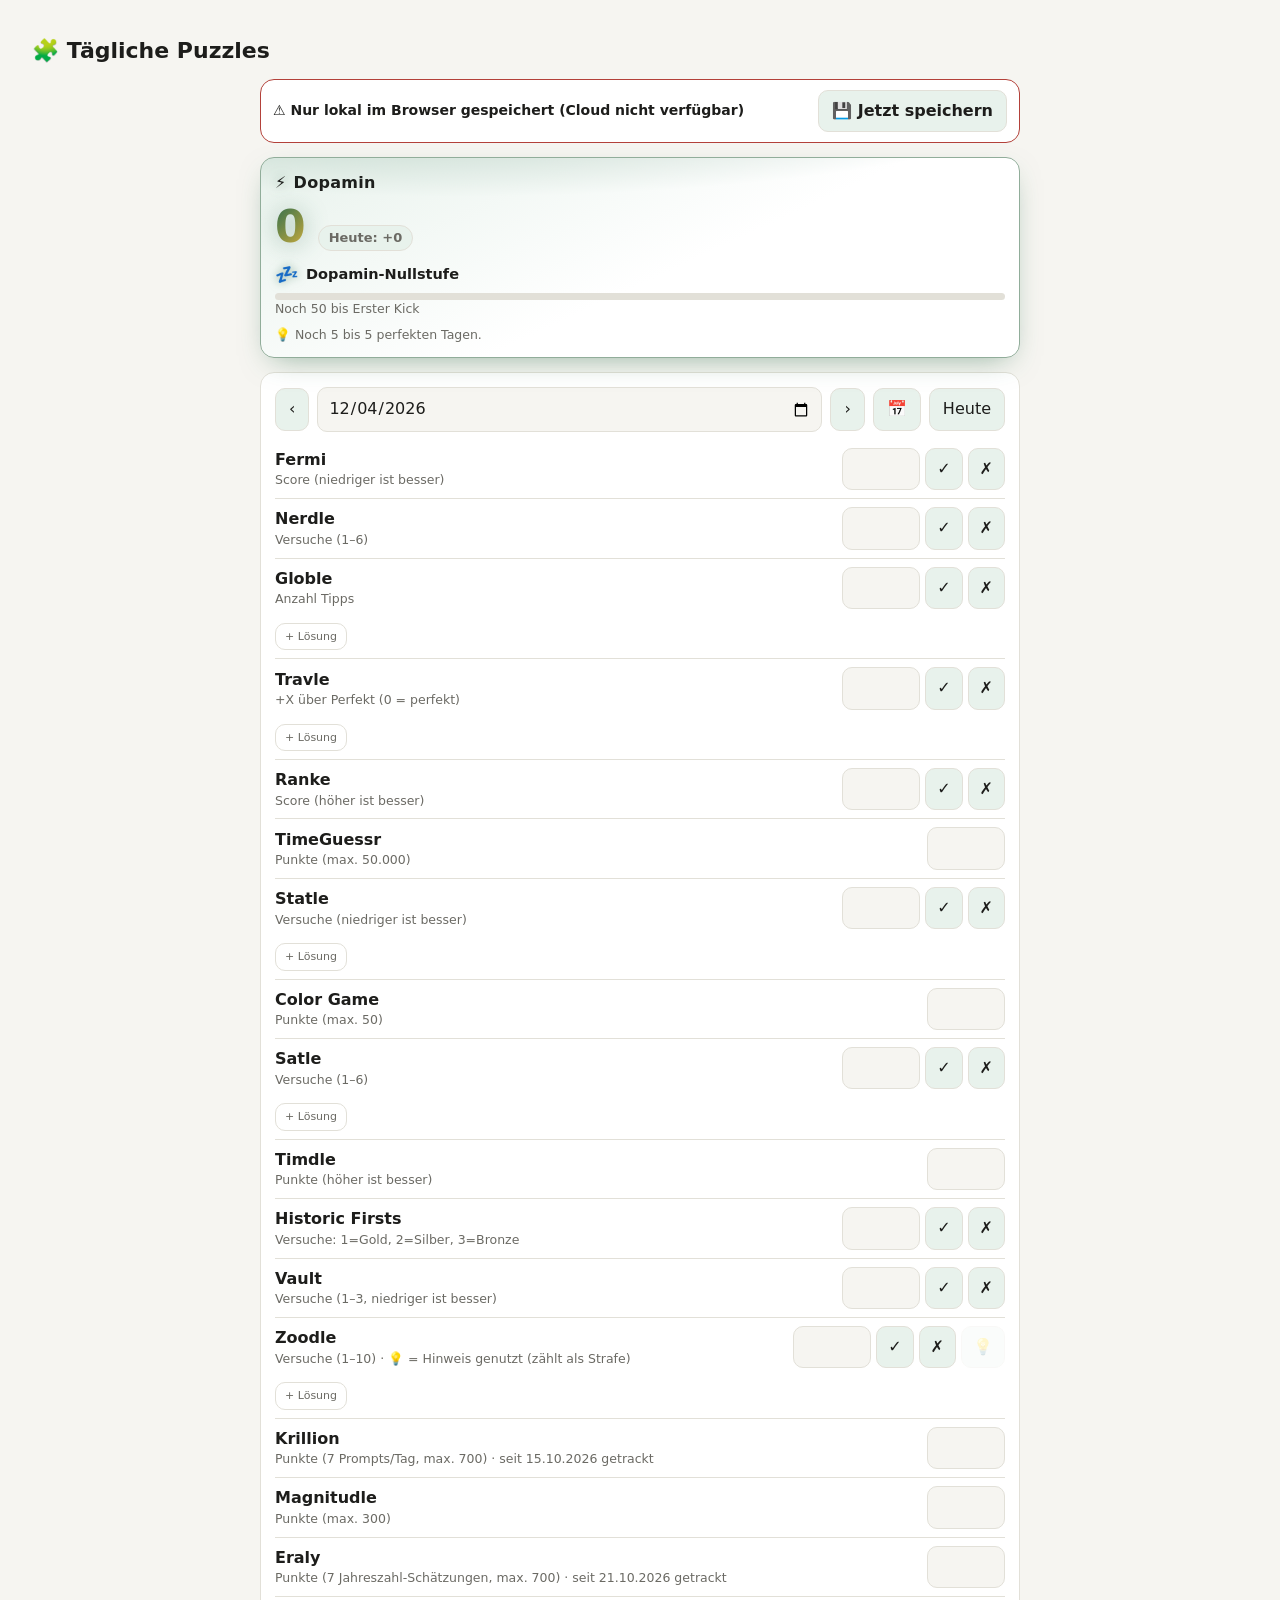
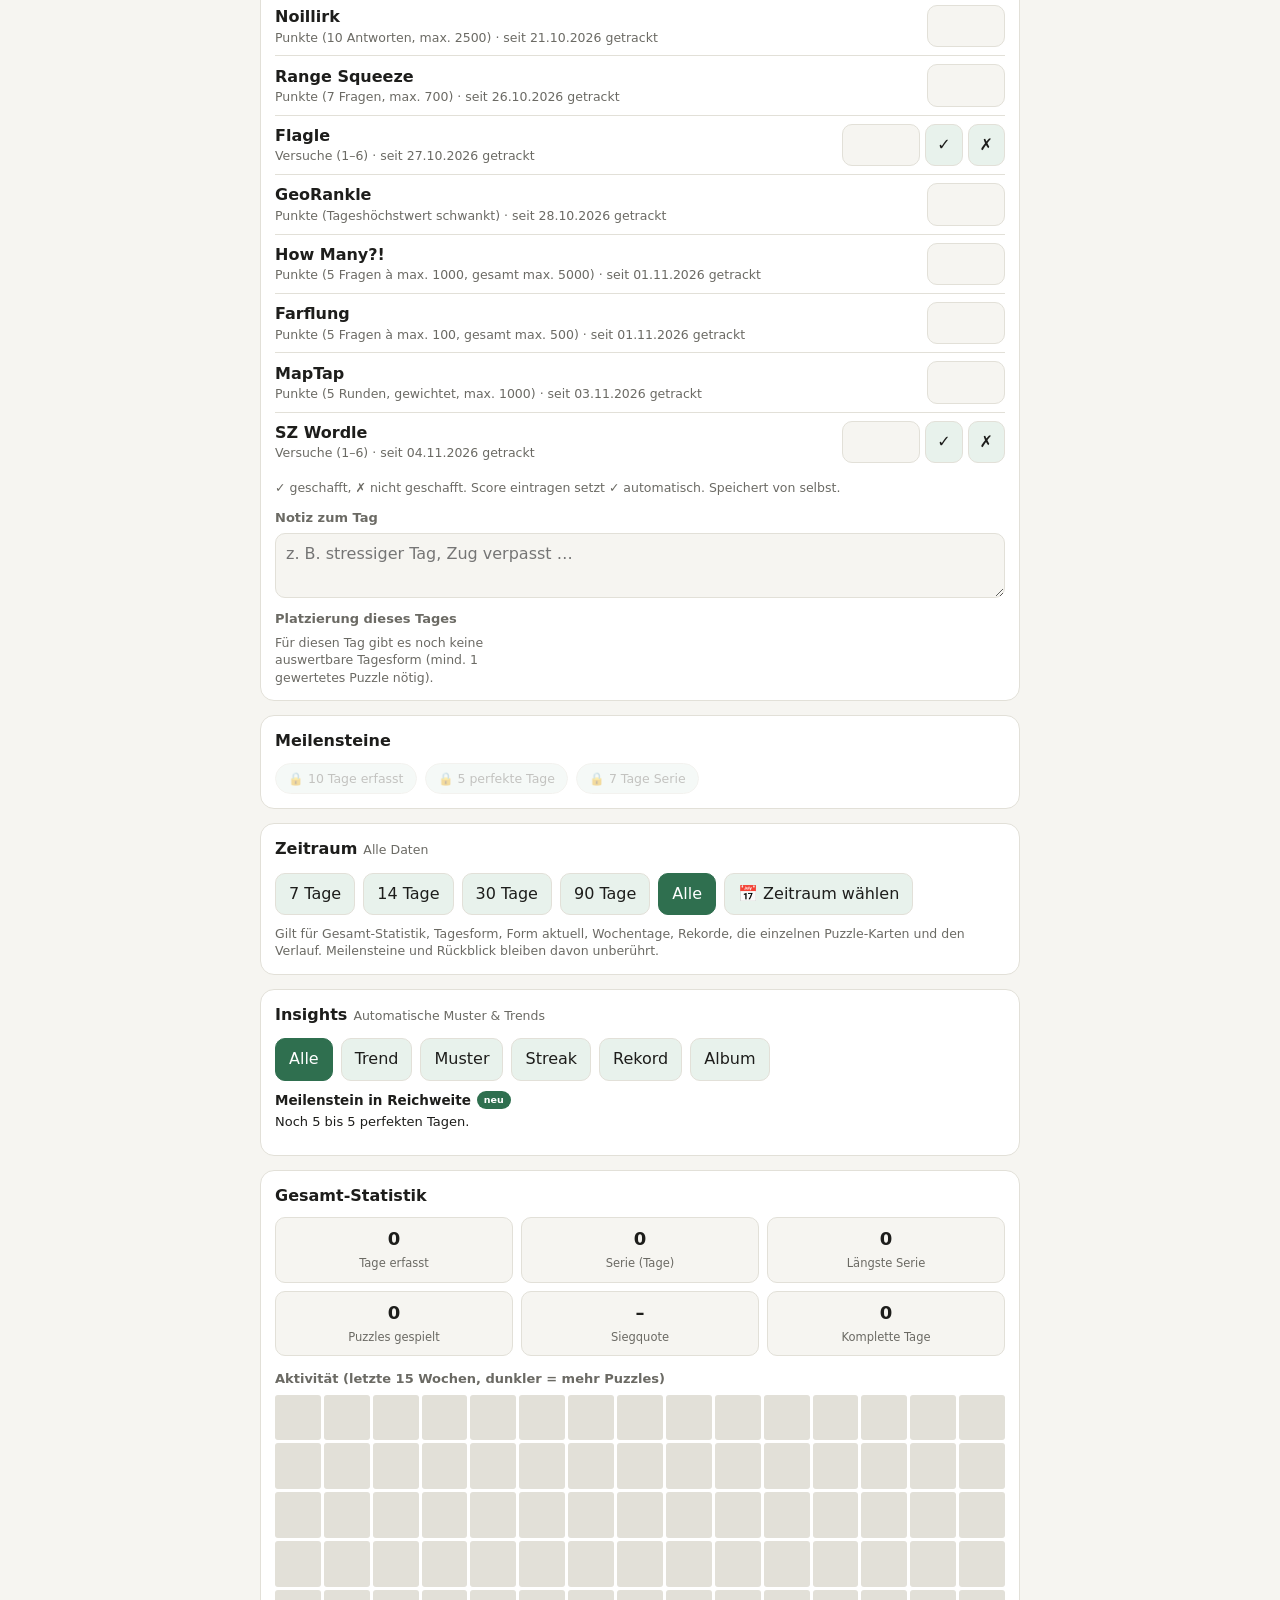
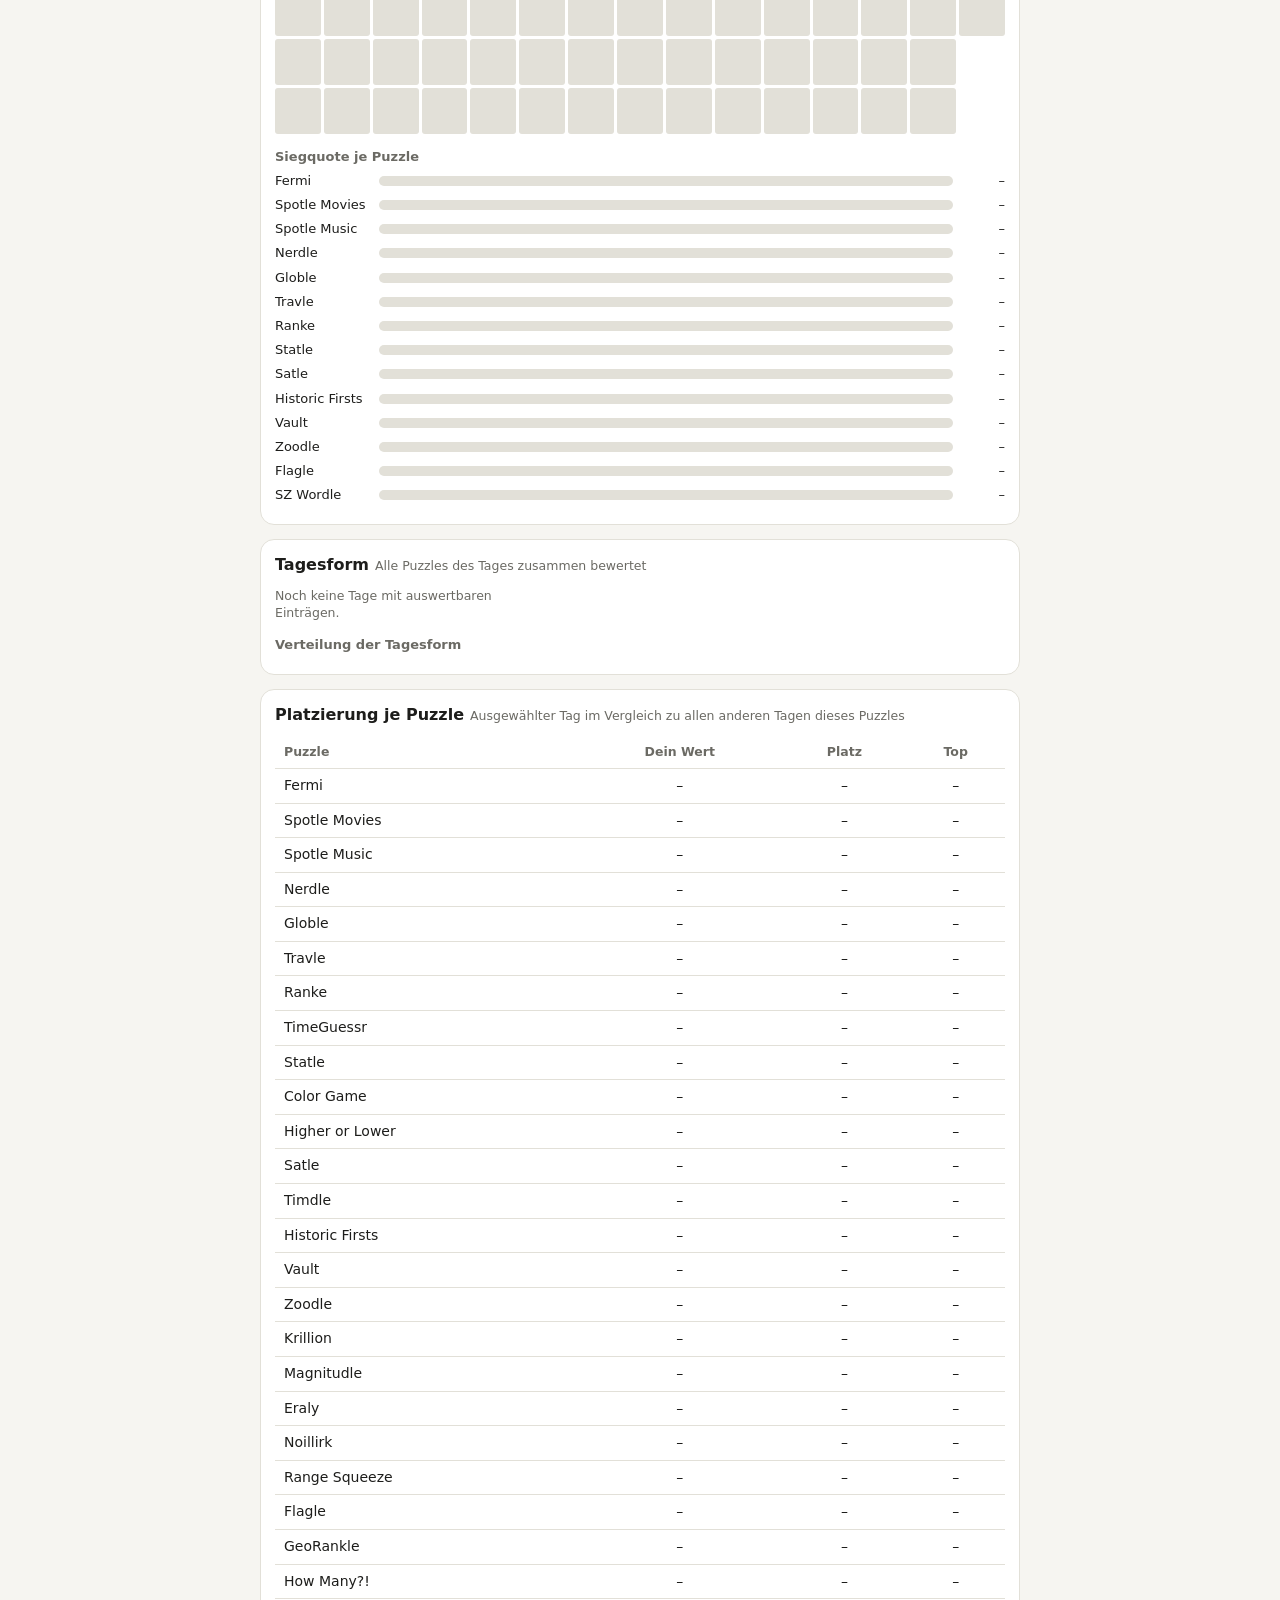
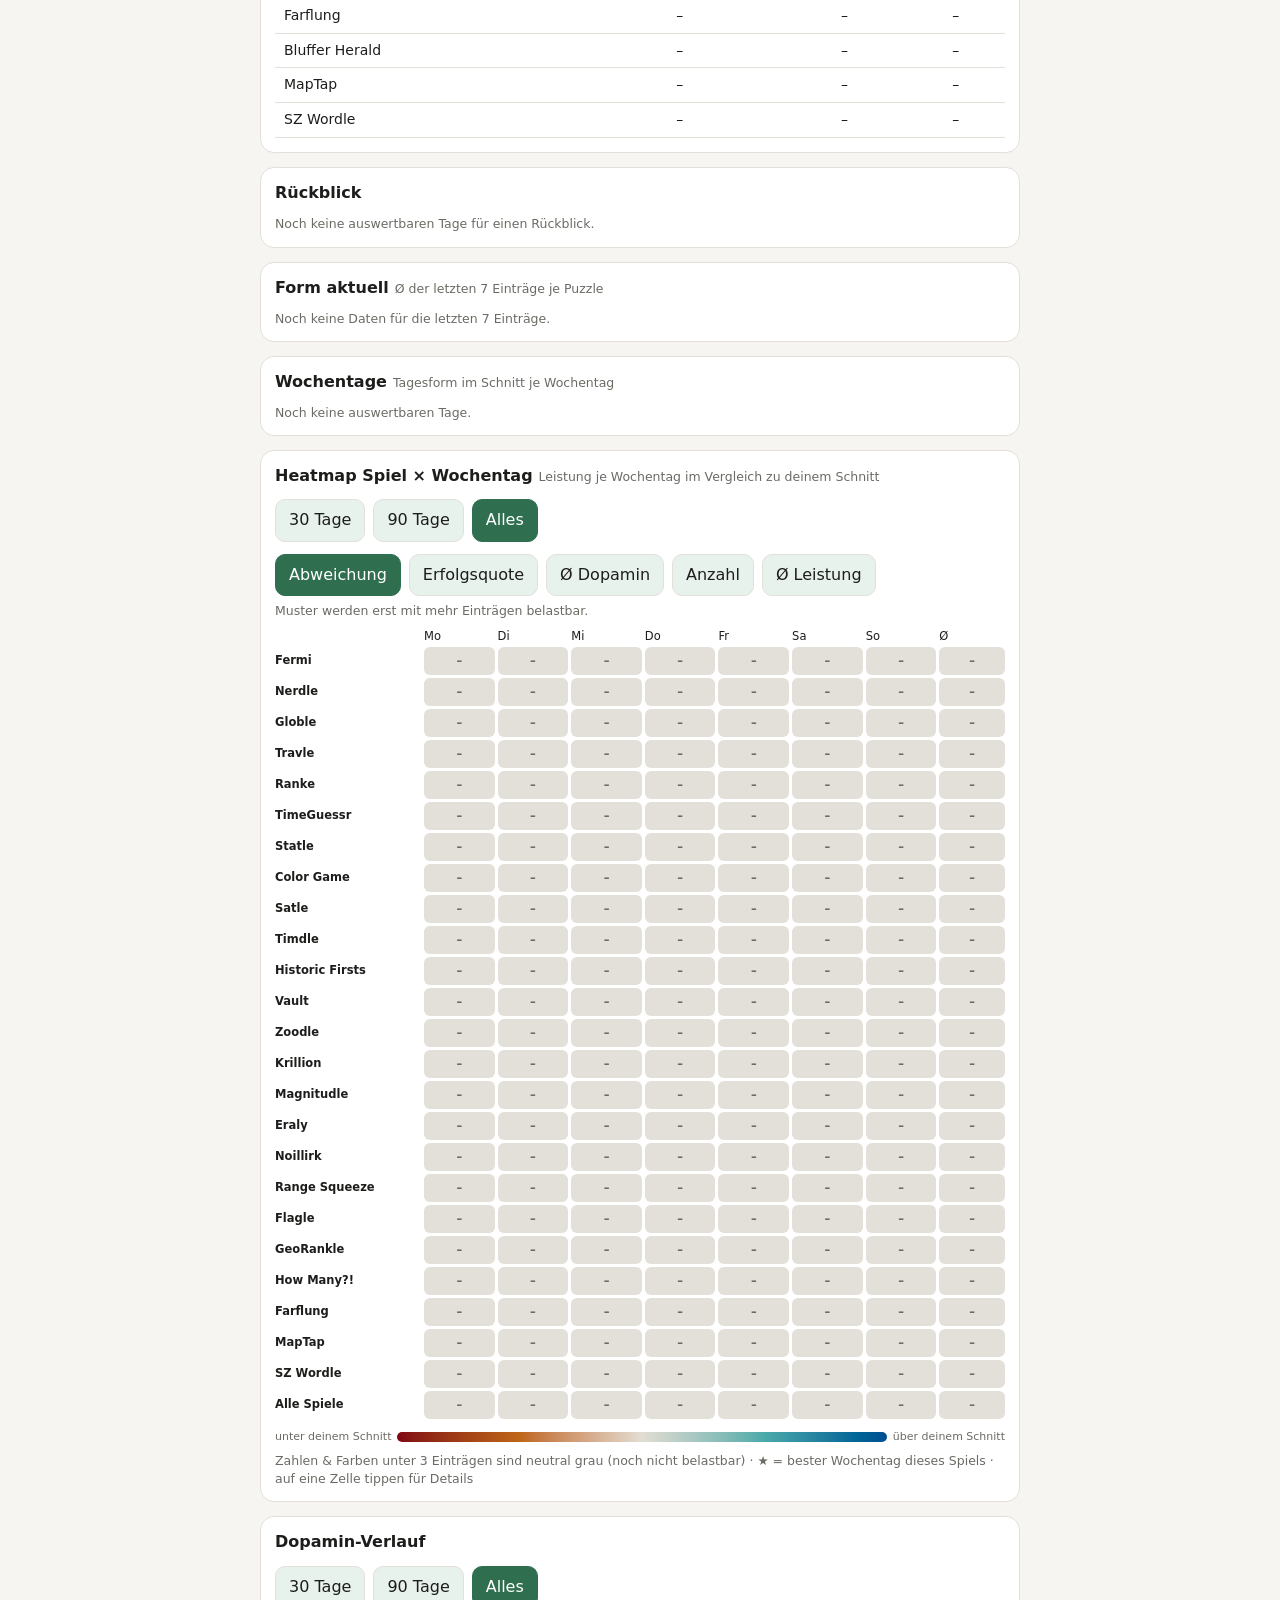
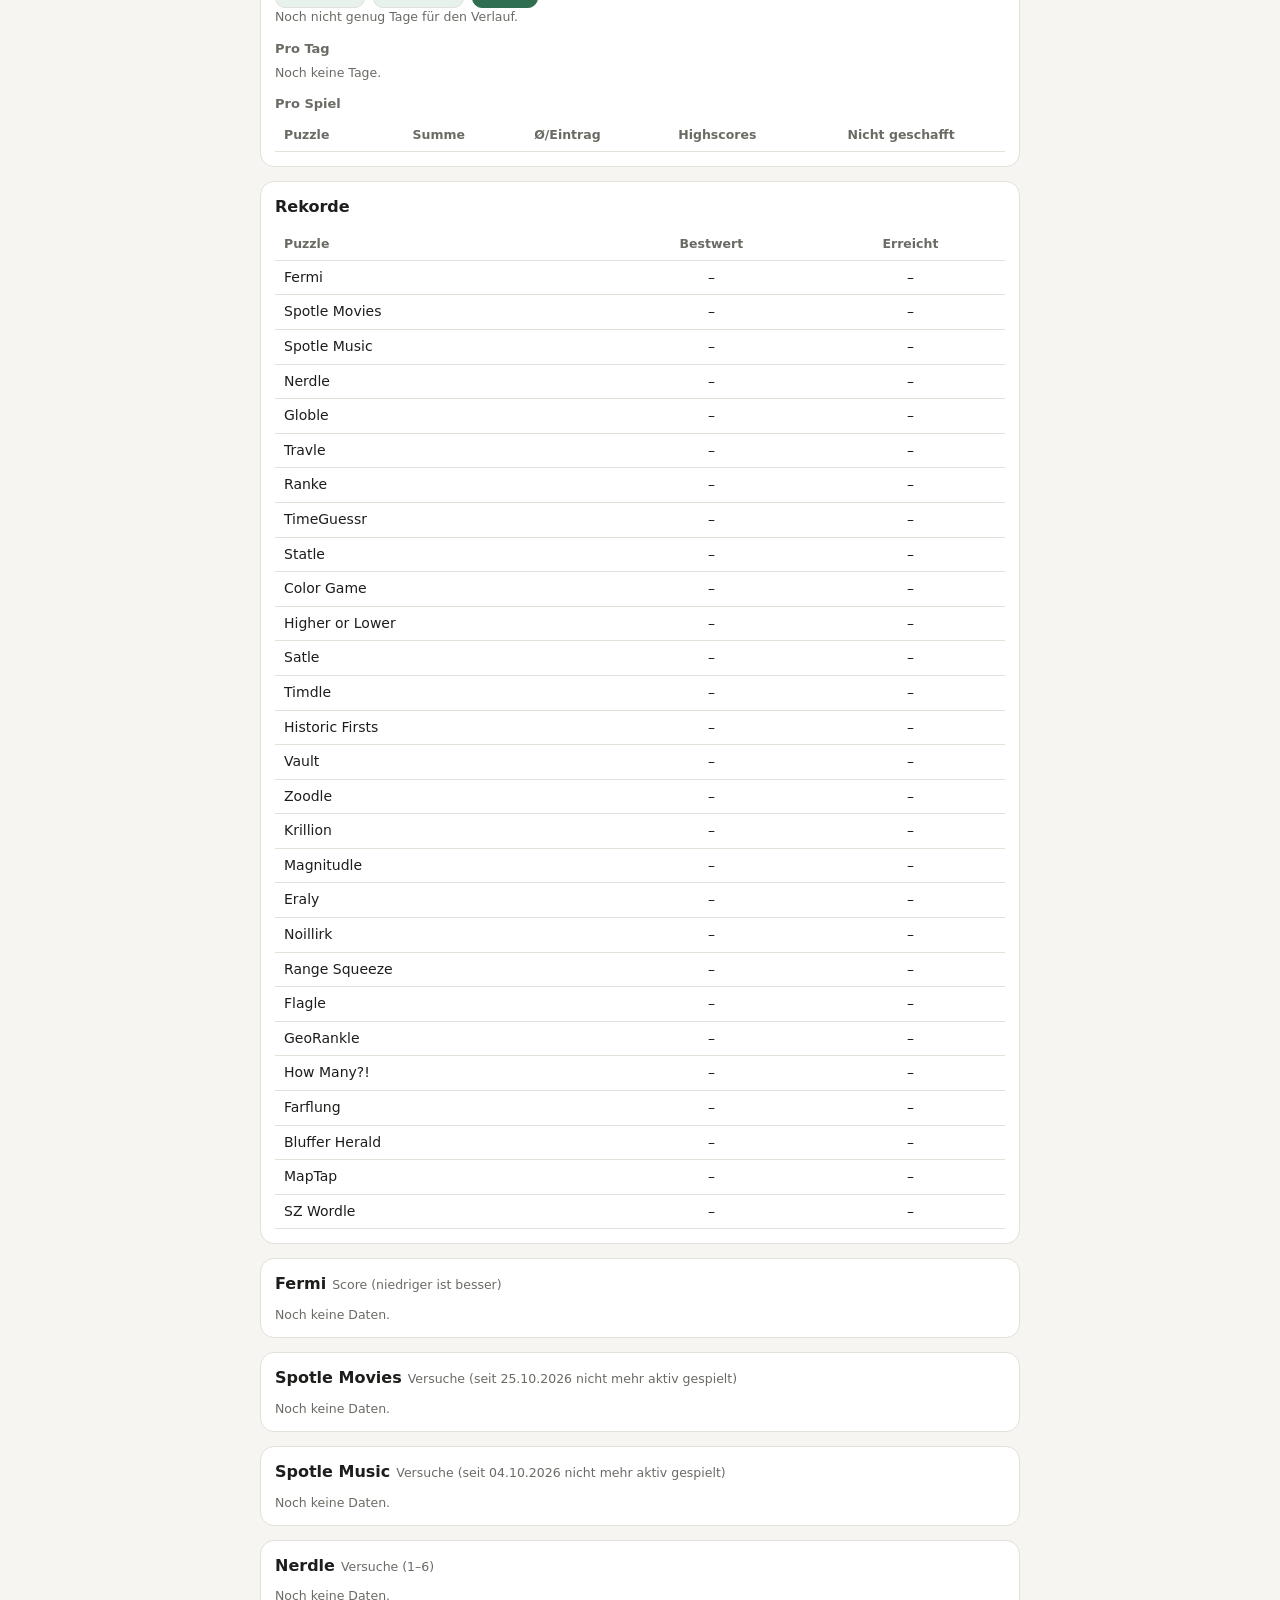
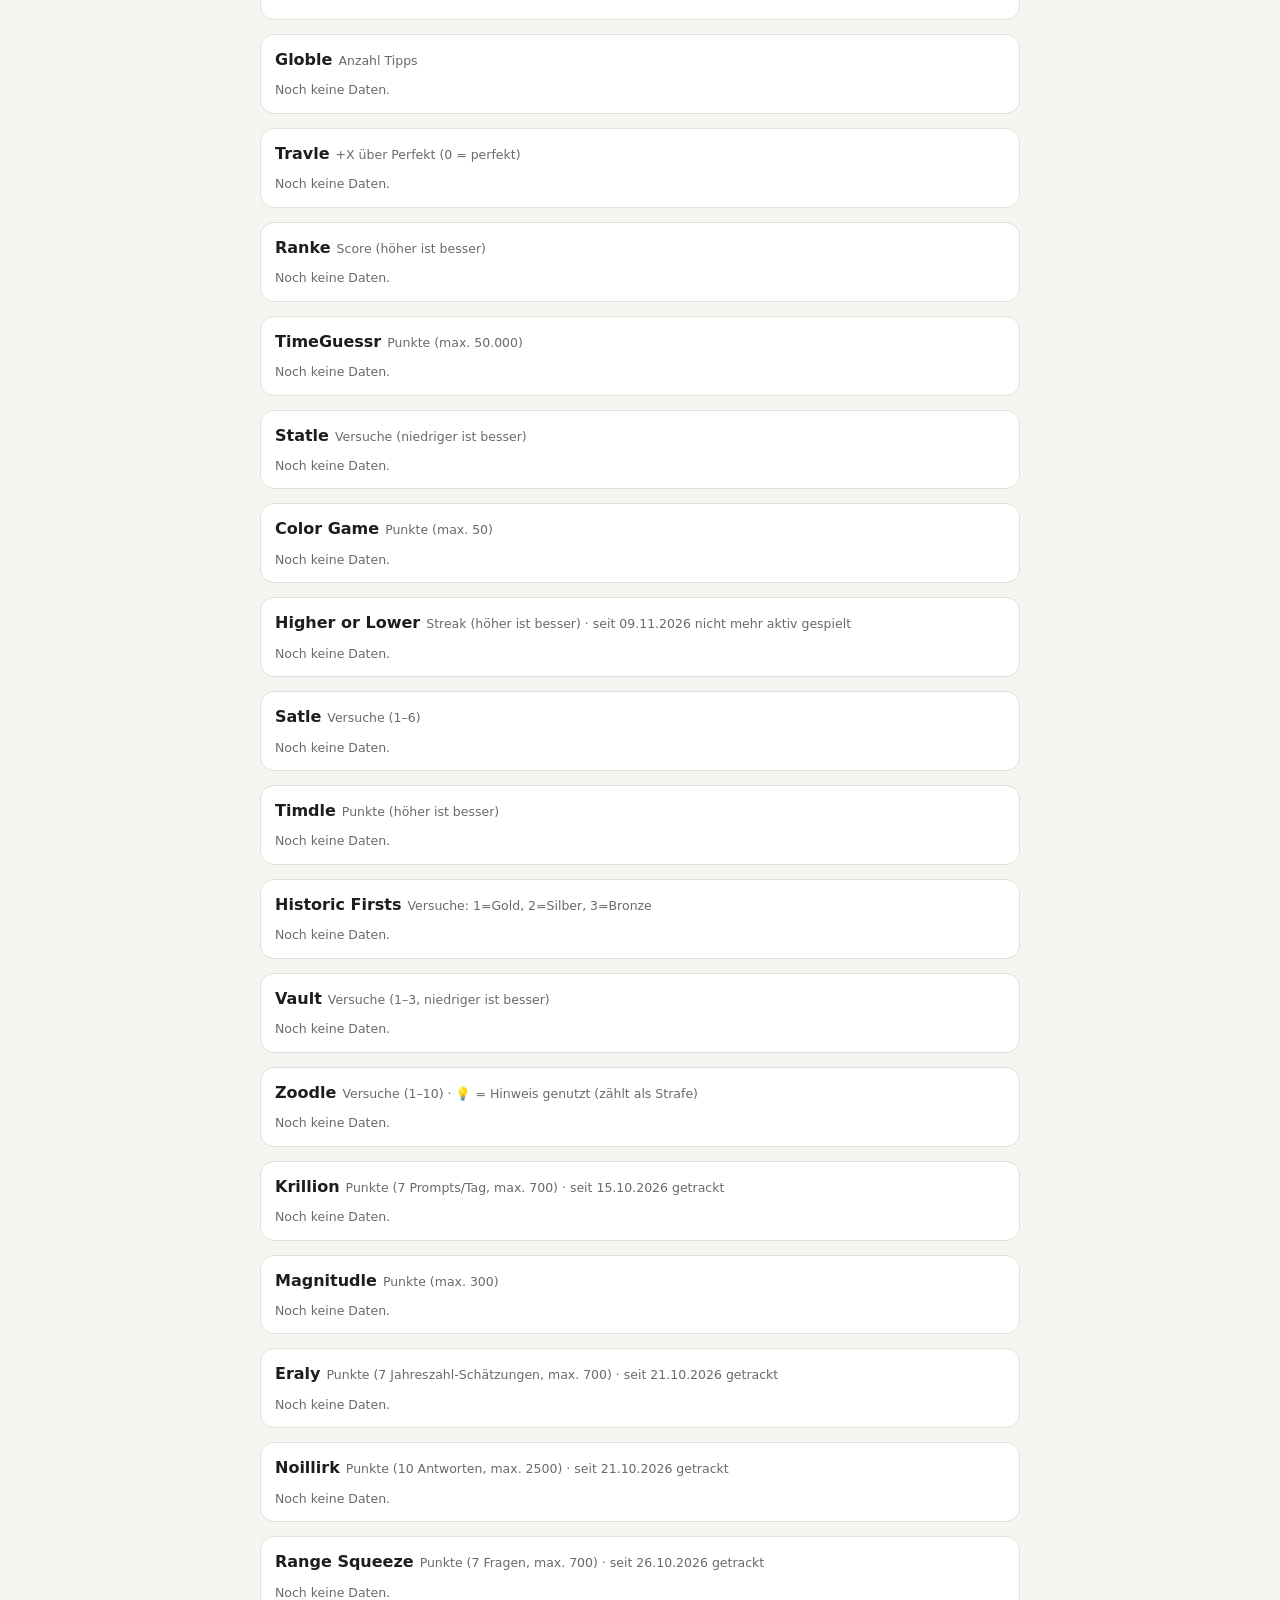
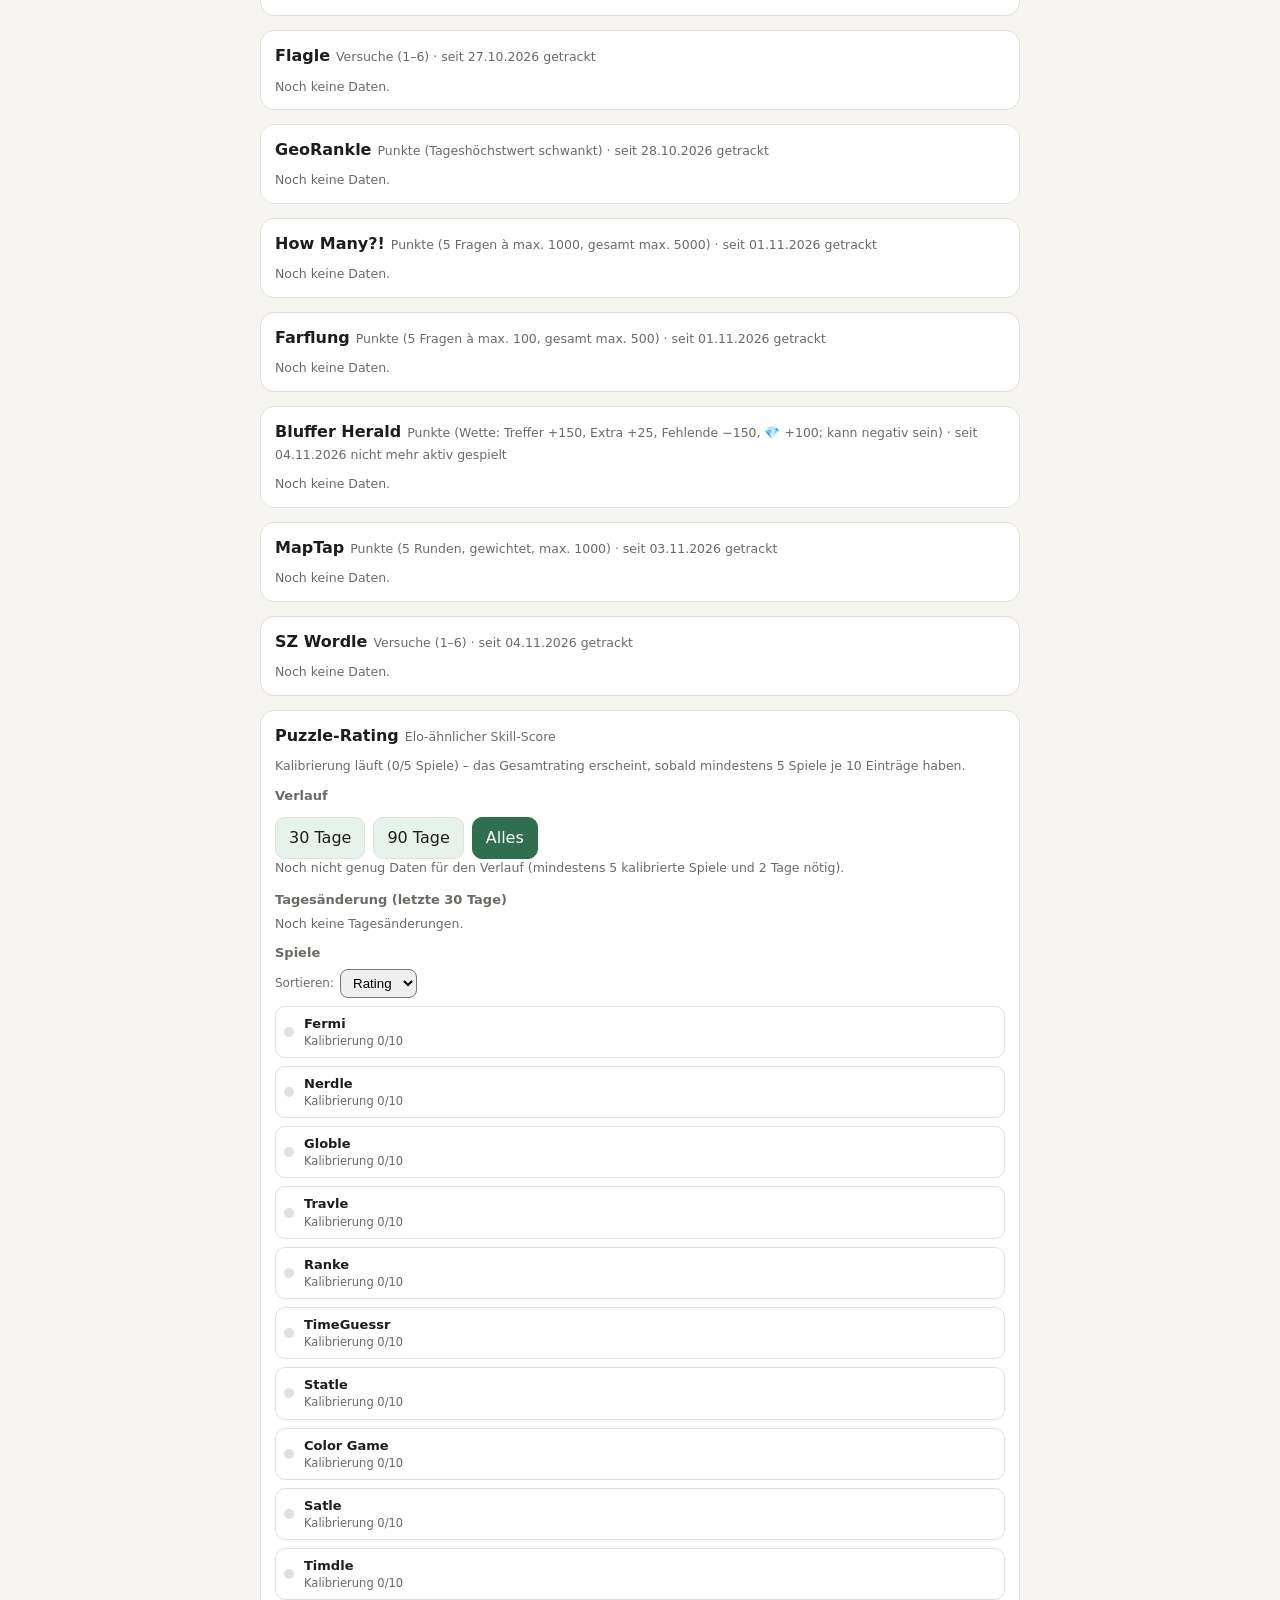
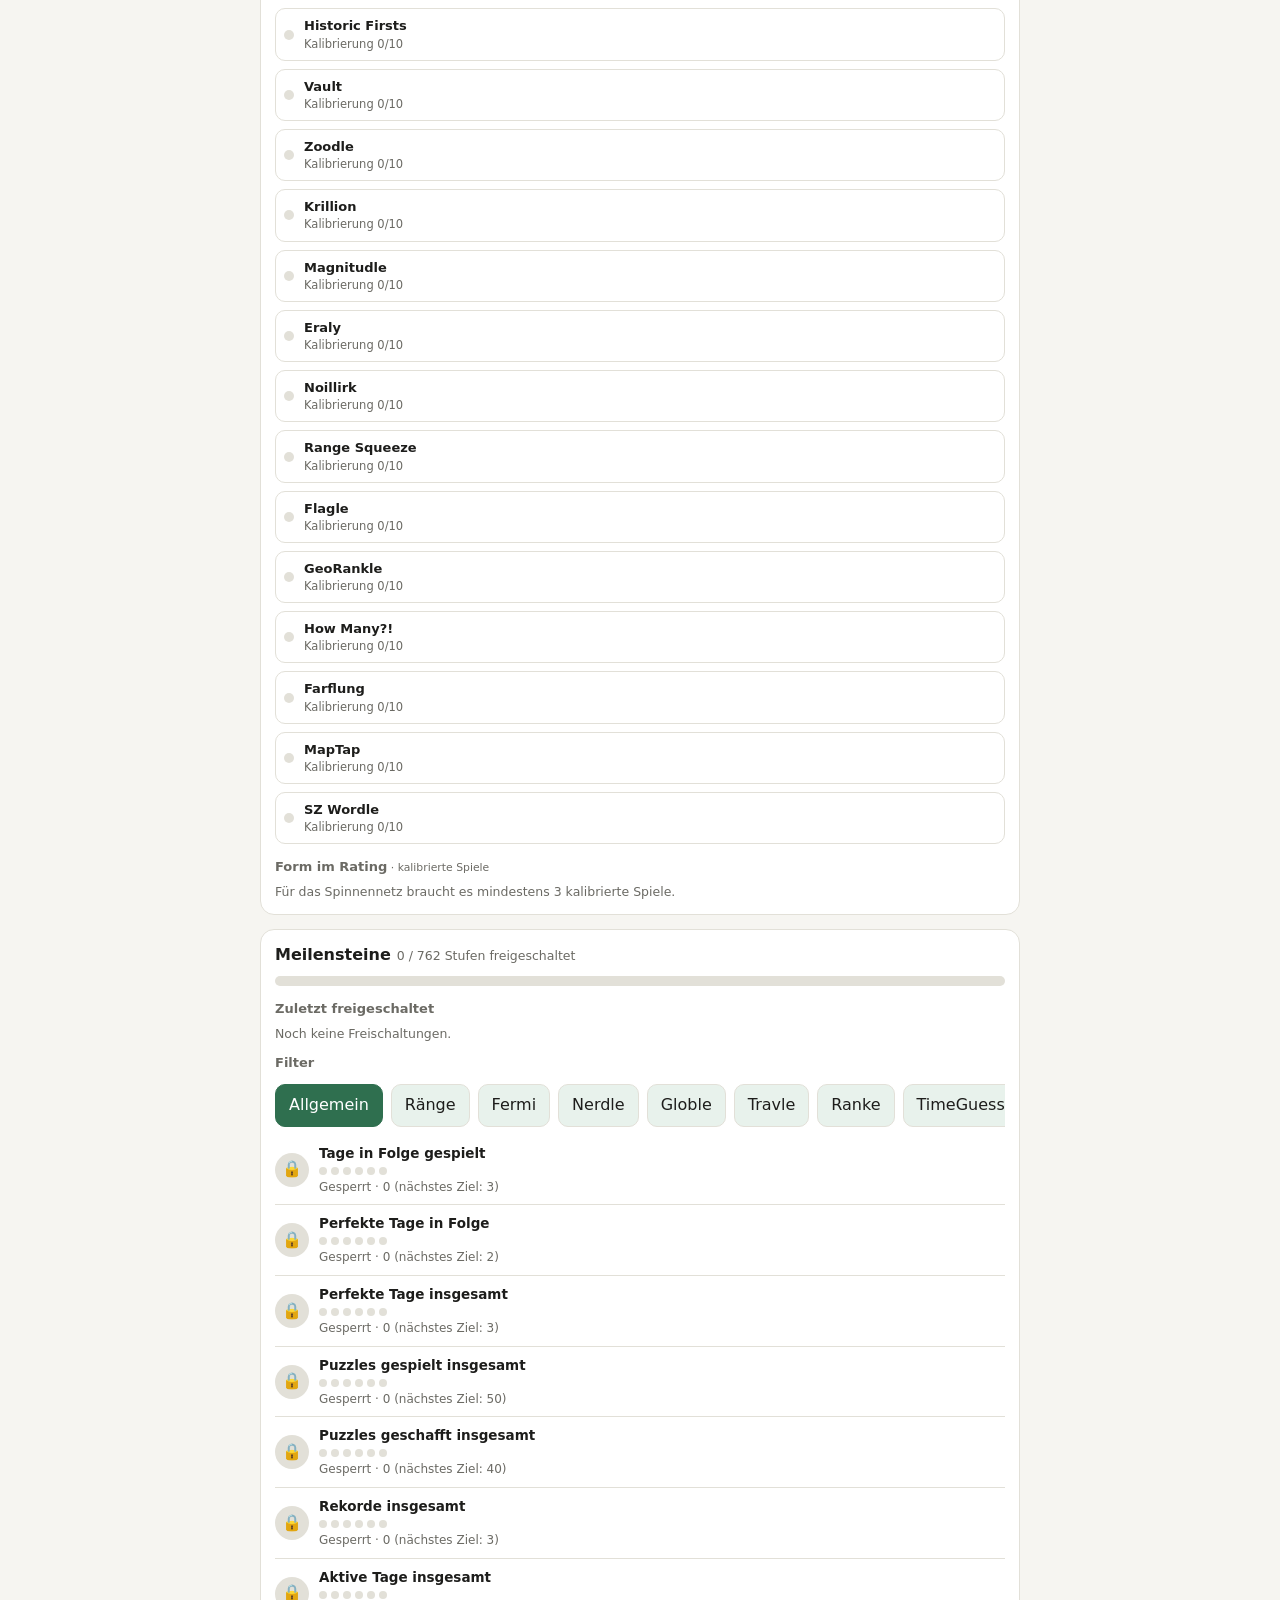
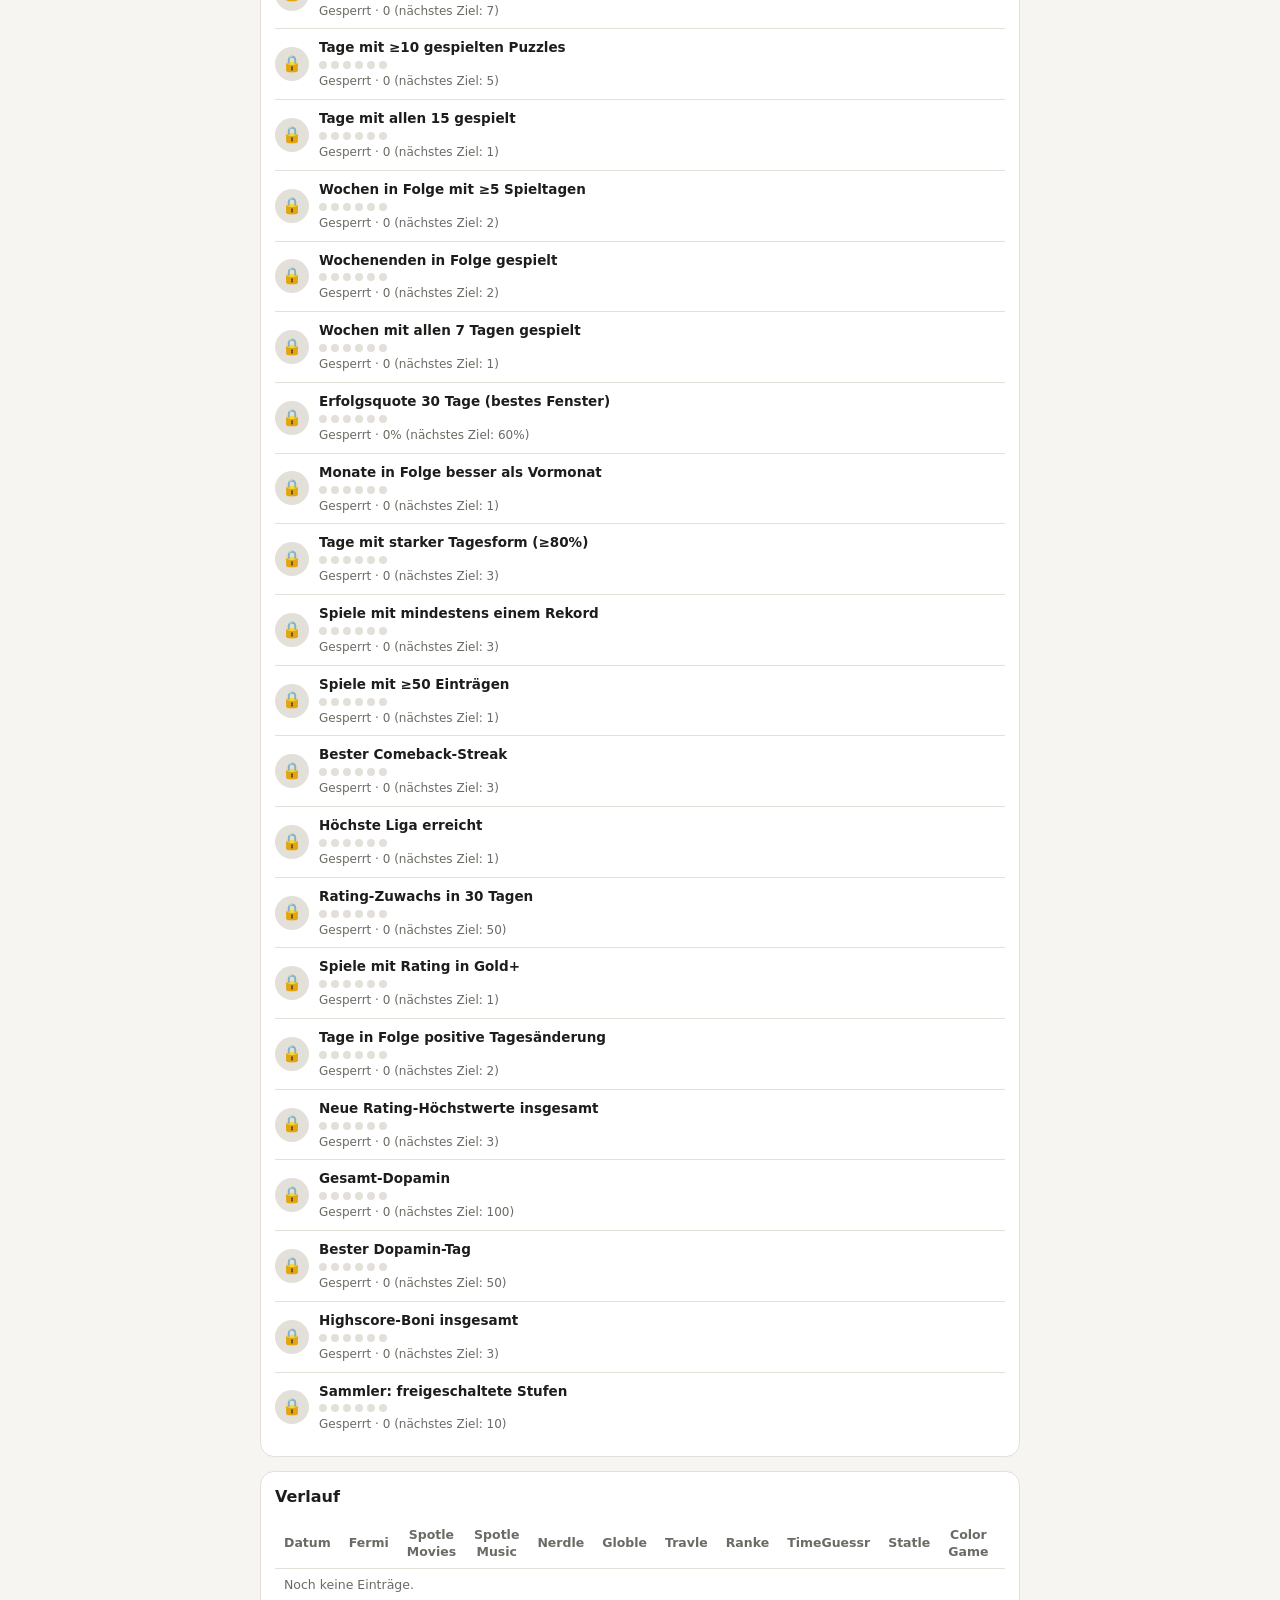
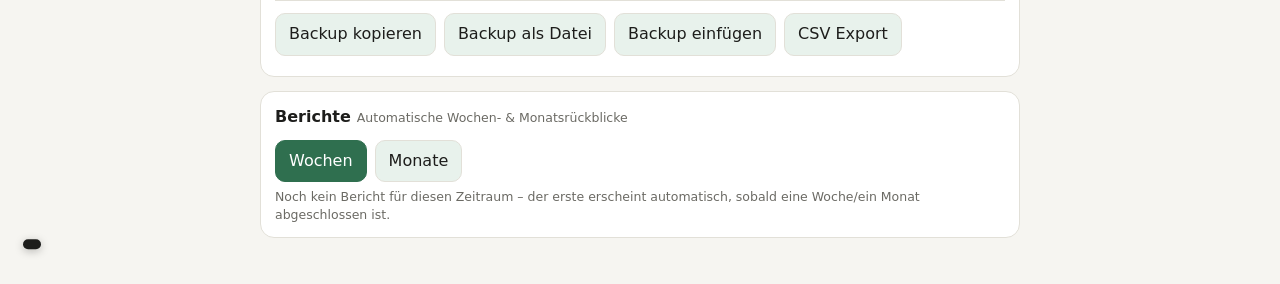
<file: src/tracker-template.html>
<!DOCTYPE html>
<html lang="de"><head><meta charset="utf-8"><meta name="viewport" content="width=device-width,initial-scale=1">
<title>Puzzle-Tracker</title>
<style>
:root{--bg:#f6f5f1;--card:#fff;--tx:#1d1d1b;--mu:#6b6a64;--bd:#e2e0d8;--ac:#2f6f4f;--ac2:#e8f2ec;--bad:#b3413a}
@media (prefers-color-scheme:dark){:root:not([data-theme="light"]){--bg:#161715;--card:#20211f;--tx:#eeede8;--mu:#a09f97;--bd:#34352f;--ac:#6fbf94;--ac2:#243128;--bad:#e07a72}}
:root[data-theme="dark"]{--bg:#161715;--card:#20211f;--tx:#eeede8;--mu:#a09f97;--bd:#34352f;--ac:#6fbf94;--ac2:#243128;--bad:#e07a72}
*{box-sizing:border-box;min-width:0}
html{max-width:100%;overflow-x:hidden}
html,body{overscroll-behavior-x:none}
body{margin:0 auto;background:var(--bg);color:var(--tx);font:16px/1.4 system-ui,-apple-system,Segoe UI,sans-serif;padding:clamp(12px,3vw,32px);max-width:100%;width:100%;box-sizing:border-box;overflow-x:hidden}
#app,.card{max-width:760px;margin-left:auto;margin-right:auto}
img,svg,table,canvas{max-width:100%}
h1{font-size:22px;margin:4px 0 12px}h2{font-size:16px;margin:0 0 10px}h2 small{color:var(--mu);font-weight:400;font-size:12.5px;margin-left:6px}
h3{font-size:13px;color:var(--mu);margin:14px 0 6px;font-weight:600}
.card{background:var(--card);border:1px solid var(--bd);border-radius:14px;padding:14px;margin-bottom:14px}
.datebar{display:flex;gap:8px;align-items:center;margin-bottom:8px}.datebar input{flex:1;min-width:0}
button,input,textarea{font:inherit;color:var(--tx)}
button{background:var(--ac2);border:1px solid var(--bd);border-radius:10px;padding:9px 13px;cursor:pointer}
input,textarea{background:var(--bg);border:1px solid var(--bd);border-radius:10px;padding:9px 10px;width:100%}
textarea{resize:vertical;box-sizing:border-box;display:block}
.row{display:grid;grid-template-columns:1fr auto;gap:10px;align-items:center;padding:8px 0;border-top:1px solid var(--bd)}
.row:first-child{border-top:0}
.nm{font-weight:600}.hint{color:var(--mu);font-size:12.5px}
.tg{display:flex;gap:5px}.tg input{width:78px}.tg button{padding:8px 11px}
.tg button.ok.on{background:var(--ac);color:#fff;border-color:var(--ac)}
.tg button.no.on{background:var(--bad);color:#fff;border-color:var(--bad)}
.tg button.hintbtn{opacity:.5}
.tg button.hintbtn.on{opacity:1;background:#e8b73a;border-color:#e8b73a}
.tg button.hintbtn:disabled{opacity:.2}
.chips{display:grid;grid-template-columns:repeat(3,1fr);gap:8px}
.chip{background:var(--bg);border:1px solid var(--bd);border-radius:10px;padding:8px 4px;text-align:center}
.chip b{display:block;font-size:18px}.chip span{font-size:11.5px;color:var(--mu)}
.heat{display:grid;grid-auto-flow:column;grid-template-rows:repeat(7,1fr);gap:3px}
.heat i{aspect-ratio:1;border-radius:3px;background:var(--bd);display:block;min-width:0;cursor:pointer}
.bar{display:flex;align-items:center;gap:8px;margin:6px 0;font-size:13px}.bar span:first-child{width:96px;flex:none}
.bar .t{flex:1;background:var(--bd);border-radius:5px;height:10px;overflow:hidden}.bar u{display:block;height:100%;background:var(--ac)}
.bar span:last-child{width:44px;text-align:right;flex:none}
.dist{display:flex;align-items:flex-end;gap:4px;height:80px;max-width:100%;overflow:hidden}
.dist div{flex:1;min-width:0;text-align:center;font-size:11px;color:var(--mu);display:flex;flex-direction:column;justify-content:flex-end;height:100%;overflow:hidden}
.dist div span{overflow:hidden;text-overflow:ellipsis;white-space:nowrap}
.dist u{display:block;background:var(--ac);border-radius:3px 3px 0 0}
.distnav{display:flex;align-items:center;justify-content:space-between;gap:8px;margin-bottom:6px;font-size:12px;color:var(--mu)}
.distnav button{padding:4px 10px;flex:none}
.distnav button:disabled{opacity:.35}
.distnav span{flex:1;text-align:center}
.scroll{overflow-x:auto}
table{border-collapse:collapse;width:100%;font-size:14px;white-space:nowrap}
th,td{padding:7px 9px;text-align:center;border-bottom:1px solid var(--bd)}
th{color:var(--mu);font-weight:600;font-size:12.5px}
td:first-child,th:first-child{text-align:left;position:sticky;left:0;background:var(--card)}
tr.click{cursor:pointer}tr.sel td{background:var(--ac2)}
.x{color:var(--bad);font-weight:700}.v{color:var(--ac);font-weight:700}
.tools{display:flex;gap:8px;flex-wrap:wrap;margin-top:12px}
.sb{position:sticky;top:8px;z-index:5;display:flex;gap:10px;align-items:center;justify-content:space-between;padding:10px 12px}
.sb>div{min-width:0}.sb b{font-size:14px;display:block;white-space:nowrap;overflow:hidden;text-overflow:ellipsis}#sbs{white-space:nowrap;overflow:hidden;text-overflow:ellipsis}.sb.warn{border-color:var(--bad)}.sb button{flex:none;font-weight:600}
svg{width:100%;height:auto;display:block}
.badges{display:flex;gap:8px;flex-wrap:wrap}
.badge{background:var(--ac2);border:1px solid var(--bd);border-radius:999px;padding:6px 12px;font-size:12.5px;font-weight:600;color:var(--ac);white-space:nowrap}
.badge.locked{opacity:.4;color:var(--mu);font-weight:500}
.review{font-size:14px;line-height:1.55}
.tip{position:fixed;background:var(--tx);color:var(--bg);font-size:12.5px;font-weight:600;padding:5px 9px;border-radius:7px;pointer-events:none;z-index:80;transform:translate(-50%,-128%);white-space:nowrap;box-shadow:0 2px 8px rgba(0,0,0,.25)}
svg circle.pt{cursor:pointer}
.tools button.on{background:var(--ac);color:#fff;border-color:var(--ac)}
.rangebar .tools{overflow-x:auto;flex-wrap:nowrap;padding-bottom:2px}
.rangebar .tools button{flex:none}
.datebar input{width:auto}
.msprogbar{height:10px;background:var(--bd);border-radius:6px;overflow:hidden;margin:8px 0}
.msprogbar u{display:block;height:100%;background:linear-gradient(90deg,#b5742f,#d8a62b,#8f7ff5);transition:width .4s}
#msTabs{overflow-x:auto;flex-wrap:nowrap;padding-bottom:2px}#msTabs button{flex:none}
.msrow{display:flex;align-items:center;gap:10px;padding:9px 0;border-top:1px solid var(--bd)}
.msrow:first-child{border-top:0}
.msicon{width:34px;height:34px;border-radius:50%;display:flex;align-items:center;justify-content:center;font-size:16px;flex:none}
.msbody{flex:1;min-width:0}
.msname{font-weight:600;font-size:13.5px}
.msdots{display:flex;gap:4px;margin:4px 0}
.msdots i{width:8px;height:8px;border-radius:50%;display:block}
.msprog{font-size:12px;color:var(--mu)}
.msreplay{flex:none;padding:6px 10px}
.msoverlay{display:none;position:fixed;inset:0;z-index:100;align-items:center;justify-content:center;padding:20px}
.msov-back{position:absolute;inset:0;background:rgba(0,0,0,.72)}
.msov-card{position:relative;background:var(--card);border-radius:18px;padding:28px 22px;text-align:center;max-width:320px;width:100%;box-shadow:0 0 50px var(--glow),0 10px 30px rgba(0,0,0,.4);animation:msPop .55s cubic-bezier(.3,1.5,.4,1)}
.msov-card.noanim{animation:none}
.msov-close{position:absolute;top:8px;right:8px;width:30px;height:30px;border-radius:50%;background:rgba(255,255,255,.08);border:1px solid var(--bd);color:var(--mu);font-size:15px;line-height:1;display:flex;align-items:center;justify-content:center;cursor:pointer;z-index:2}
.msov-close:active{background:rgba(255,255,255,.18)}
.msov-badge{width:88px;height:88px;border-radius:50%;margin:0 auto 14px;display:flex;align-items:center;justify-content:center;font-size:40px;box-shadow:0 0 30px var(--glow)}
.msov-title{font-weight:800;font-size:18px;color:var(--c)}
.msov-sub{color:var(--mu);font-size:13.5px;margin-top:4px}
.msov-row{display:flex;gap:8px;justify-content:center;margin-top:16px}
.msov-particles{position:absolute;inset:0;pointer-events:none;overflow:hidden;border-radius:18px}
.mspart{position:absolute;top:50%;left:50%;width:6px;height:6px;border-radius:50%;opacity:0;animation:msPart var(--dur) ease-out var(--delay) forwards}
@keyframes msPop{0%{transform:scale(.3);opacity:0}60%{transform:scale(1.08);opacity:1}100%{transform:scale(1)}}
@keyframes msPart{0%{opacity:1;transform:translate(-50%,-50%) rotate(var(--ang)) translateX(0)}100%{opacity:0;transform:translate(-50%,-50%) rotate(var(--ang)) translateX(var(--dist))}}
@media (prefers-reduced-motion: reduce){.msov-card{animation:none}.mspart{display:none}}
.rthead{display:flex;align-items:center;gap:14px;flex-wrap:wrap}
.rtbig{font-size:34px;font-weight:800;line-height:1}
.rtleague{display:inline-flex;align-items:center;gap:5px;font-size:12.5px;font-weight:700;padding:5px 11px;border-radius:999px;color:#fff}
.rtdelta{font-size:14px;font-weight:700}
.rtdelta.up{color:var(--ac)}.rtdelta.down{color:var(--bad)}.rtdelta.flat{color:var(--mu)}
.rtprogbar{height:8px;background:var(--bd);border-radius:5px;overflow:hidden;margin-top:4px}
.rtprogbar u{display:block;height:100%}
.rtgames{display:flex;flex-direction:column;gap:8px}
.rtgame{display:flex;align-items:center;gap:10px;padding:8px;border:1px solid var(--bd);border-radius:10px}
.rtgdot{width:10px;height:10px;border-radius:50%;flex:none}
.rtgbody{flex:1;min-width:0}
.rtgname{font-weight:600;font-size:13px}
.rtgsub{font-size:11.5px;color:var(--mu)}
.rtgspark{width:70px;height:26px;flex:none}
.rtgval{font-weight:700;font-size:14px;width:46px;text-align:right;flex:none}
.rtsort{font-size:12px;color:var(--mu);margin:4px 0 8px;display:flex;gap:6px;align-items:center}
.rtsort select{padding:5px 8px;border-radius:8px}
#dopCard{position:relative;overflow:hidden;border:1px solid color-mix(in srgb,var(--ac) 45%,var(--bd));background:linear-gradient(155deg,var(--ac2) 0%,var(--card) 55%,var(--card) 100%);box-shadow:0 10px 30px -12px color-mix(in srgb,var(--ac) 55%,transparent),inset 0 1px 0 rgba(255,255,255,.06)}
#dopCard::before{content:'';position:absolute;inset:-40% -10% auto -10%;height:60%;background:radial-gradient(ellipse at 30% 0%,color-mix(in srgb,var(--ac) 35%,transparent),transparent 70%);pointer-events:none;animation:dopGlow 5s ease-in-out infinite}
@keyframes dopGlow{0%,100%{opacity:.55}50%{opacity:1}}
@media (prefers-reduced-motion: reduce){#dopCard::before{animation:none}}
#dopCard h2{display:flex;align-items:center;gap:7px;letter-spacing:.3px}
#dopCard h2::before{content:'⚡';filter:drop-shadow(0 0 6px color-mix(in srgb,var(--ac) 70%,transparent))}
.dophead{display:flex;align-items:baseline;gap:12px;flex-wrap:wrap;position:relative;z-index:1}
.dopbig{font-size:44px;font-weight:800;line-height:1;transition:color .2s;background:linear-gradient(135deg,var(--ac),#e8b73a);-webkit-background-clip:text;background-clip:text;-webkit-text-fill-color:transparent;text-shadow:0 2px 24px color-mix(in srgb,var(--ac) 40%,transparent)}
.doptoday{font-size:13px;color:var(--mu);font-weight:700;background:var(--ac2);border:1px solid var(--bd);border-radius:999px;padding:3px 10px}
.dopgain{font-size:22px;font-weight:800;margin-top:6px;animation:dopPop .4s ease;position:relative;z-index:1}
.dopgain.up{color:var(--ac);text-shadow:0 0 16px color-mix(in srgb,var(--ac) 50%,transparent)}
.dopgain.down{color:var(--bad)}
.dopparts{position:absolute;inset:0;pointer-events:none;overflow:hidden;border-radius:14px}
.doppart{position:absolute;top:30%;left:50%;width:6px;height:6px;border-radius:50%;opacity:0;animation:dopPart var(--dur) ease-out var(--delay) forwards}
@keyframes dopPop{0%{transform:scale(.7);opacity:0}60%{transform:scale(1.08);opacity:1}100%{transform:scale(1)}}
@keyframes dopPart{0%{opacity:1;transform:translate(-50%,-50%) rotate(var(--ang)) translateX(0)}100%{opacity:0;transform:translate(-50%,-50%) rotate(var(--ang)) translateX(var(--dist))}}
@media (prefers-reduced-motion: reduce){.dopgain{animation:none}.doppart{display:none}}
.dopstar{color:#e8b73a}
.doprank{font-weight:700;font-size:14.5px;margin-top:10px;display:flex;align-items:center;gap:7px;position:relative;z-index:1}
.dopranki{font-size:19px;filter:drop-shadow(0 0 5px color-mix(in srgb,var(--ac) 60%,transparent))}
.doprankbar{height:7px;background:var(--bd);border-radius:5px;overflow:hidden;margin-top:6px;position:relative;z-index:1}
.doprankbar u{display:block;height:100%;background:linear-gradient(90deg,var(--ac),#e8b73a);transition:width .5s ease}
.msrow-cur{outline:2px solid var(--ac);outline-offset:-2px;border-radius:10px}
.minical{margin:10px 0;padding:10px;border:1px solid var(--bd);border-radius:12px;background:var(--bg)}
.mcHead{display:flex;align-items:center;justify-content:space-between;margin-bottom:8px;font-weight:700}
.mcHead button{padding:5px 10px}
.mcGrid{display:grid;grid-template-columns:repeat(7,1fr);gap:3px;text-align:center;font-size:12px}
.mcGrid span{color:var(--mu);font-weight:600;padding:4px 0}
.mcGrid button{padding:7px 0;border-radius:8px;background:transparent;border:1px solid transparent;min-width:0}
.mcGrid button:disabled{opacity:0;cursor:default;border:none}
.mcGrid button.mcToday{border-color:var(--ac)}
.mcGrid button.mcSel{background:var(--ac);color:#fff}
.mcGrid button.mcHas:not(.mcSel)::after{content:'';display:block;width:4px;height:4px;border-radius:50%;background:var(--ac);margin:2px auto -2px}
.reportDetail{padding:8px 10px 2px 44px;margin:-4px 0 6px}
.heatwrap{position:relative;overflow-x:hidden}
#heatGrid{display:grid;grid-template-columns:minmax(58px,20%) repeat(7,1fr) minmax(30px,9%);gap:3px;align-items:stretch;font-size:clamp(9px,2vw,11.5px)}
.heatname{display:flex;flex-direction:column;justify-content:center;font-weight:600;overflow:hidden;line-height:1.15;padding:2px 2px 2px 0}
.heatname>span{overflow:hidden;text-overflow:ellipsis;white-space:nowrap}
.heatcell{position:relative;border-radius:6px;min-height:28px;display:flex;align-items:center;justify-content:center;font-weight:700;cursor:pointer}
.heatcell.neutral{background:var(--bd);color:var(--mu);font-weight:600;cursor:default}
.heatcell .star{position:absolute;top:0;right:1px;font-size:7px;line-height:1}
.heatLegend{display:flex;align-items:center;gap:6px;margin-top:10px;font-size:11px;color:var(--mu)}
.heatLegendBar{flex:1;height:10px;border-radius:6px;min-width:0}
.heatPop{position:absolute;z-index:20;background:var(--card);border:1px solid var(--bd);border-radius:10px;padding:10px 30px 10px 12px;box-shadow:0 8px 24px rgba(0,0,0,.3);font-size:12px;max-width:min(260px,90%)}
.heatPop .close{position:absolute;top:4px;right:6px;cursor:pointer;color:var(--mu);padding:4px}
.insight{padding:10px 0;border-top:1px solid var(--bd)}
.insight:first-child{padding-top:2px;border-top:0}
.insightTitle{font-weight:700;font-size:13.5px;display:flex;align-items:center;gap:6px;cursor:pointer}
.insightNew{background:var(--ac);color:#fff;font-size:9.5px;padding:2px 7px;border-radius:999px;font-weight:700}
.insightText{font-size:13px;margin-top:3px;line-height:1.4}
.insightDetail{display:none;font-size:11.5px;color:var(--mu);margin-top:5px}
.wmBox:not(:empty){margin-top:10px}
.wmHead{display:flex;justify-content:space-between;align-items:center;gap:8px;flex-wrap:wrap;margin-bottom:6px}
.wmBtns{display:flex;gap:6px}
.wmBtn{padding:4px 9px;font-size:12px;border-radius:8px}
.wmBtn.on{background:var(--ac);color:#fff;border-color:var(--ac)}
.wmScroll{overflow-x:auto;overflow-y:hidden;border:1px solid var(--bd);border-radius:10px;background:var(--bg);-webkit-overflow-scrolling:touch}
.wmSvg{display:block;min-width:100%;height:auto;touch-action:pan-x pan-y}
.wmSvg use,.wmSvg circle{stroke:var(--bg);stroke-width:.5;cursor:pointer}
.wmSvg .wmx{fill:var(--bd);opacity:.45;stroke:none;pointer-events:none}
.wm0{fill:var(--bd)}.wm1{fill:var(--ac)}.wm2{fill:#e8b73a}.wm3{fill:#e8743a}
.wmSvg circle.wmdot{stroke:var(--bg);stroke-width:.6}
.wmArc{fill:none;stroke:var(--ac);stroke-linecap:round;pointer-events:none;mix-blend-mode:normal;filter:drop-shadow(0 0 1px var(--bg))}
.wmLegend{display:flex;flex-wrap:wrap;gap:4px 12px;margin-top:6px;font-size:11.5px;color:var(--mu)}
.wmLegend i{display:inline-block;width:10px;height:10px;border-radius:3px;margin-right:4px;vertical-align:-1px}
.wmLegend i.wm0{background:var(--bd)}.wmLegend i.wm1{background:var(--ac)}.wmLegend i.wm2{background:#e8b73a}.wmLegend i.wm3{background:#e8743a}
.wmLegend i.wmLine{height:2px;border-radius:2px;background:var(--ac);vertical-align:3px;width:16px}
.wmSvg{max-width:none!important}
#wmFull{position:fixed;inset:0;z-index:300;background:var(--bg);flex-direction:column;padding-top:env(safe-area-inset-top)}
.wmFullHead{display:flex;justify-content:space-between;align-items:center;gap:8px;flex-wrap:wrap;padding:10px 14px;border-bottom:1px solid var(--bd)}
.wmFullHead b small{color:var(--mu);font-weight:400;font-size:12.5px;margin-left:8px}
.wmFullHead .wmBtns{align-items:center}
.wmBtn:disabled{opacity:.35}
.wmZoomLbl{font-size:12.5px;min-width:26px;text-align:center;color:var(--mu)}
.wmFullBody{flex:1 1 auto;overflow:auto;-webkit-overflow-scrolling:touch;background:var(--bg)}
.wmFullBody .wmSvg{touch-action:pan-x pan-y pinch-zoom}
.wmFullLegend{padding:6px 14px;margin:0;border-top:1px solid var(--bd)}
.wmInfo{padding:10px 14px calc(12px + env(safe-area-inset-bottom));border-top:1px solid var(--bd);background:var(--card);min-height:84px}
.wmInfoName{font-weight:650;font-size:15px;margin-bottom:2px}
.wmInfoSub{color:var(--mu);font-size:12.5px;margin-bottom:4px}
.wmInfoRow{display:flex;justify-content:space-between;gap:14px;font-size:13px;padding:2px 0}
.wmInfoRow span{color:var(--mu);flex:none}
.wmInfoRow b{text-align:right;font-weight:600;min-width:0}
.wmSvg .wmsel{stroke:var(--tx)!important;stroke-width:1.4!important}
.solWrap{grid-column:1/-1;margin-top:4px}
.cmp{grid-column:1/-1;display:flex;flex-wrap:wrap;gap:4px 12px;font-size:12px;margin-top:-2px}
.cmp:empty{display:none}
.cmp .cm{white-space:nowrap}
.cmp .up{color:var(--ac)}.cmp .dn{color:var(--bad)}.cmp .eq,.cmp .rk{color:var(--mu)}
.solToggle{font-size:11px;padding:5px 9px;background:transparent;color:var(--mu)}
.solToggle.has{background:var(--ac2);color:var(--ac);border-color:var(--ac)}
.solBox{margin-top:6px;padding:8px;background:var(--bg);border:1px solid var(--bd);border-radius:10px}
.solBox input{margin-bottom:6px}
.solSave{font-size:12px;padding:6px 10px}
.albumChips{display:grid;grid-template-columns:repeat(auto-fit,minmax(92px,1fr));gap:6px;margin-top:8px}
.albumChips.routecols{grid-template-columns:repeat(auto-fit,minmax(130px,1fr))}
.achip{background:var(--bg);border:1px solid var(--bd);border-radius:8px;padding:6px 8px;font-size:12px;line-height:1.3;cursor:pointer;overflow:hidden;text-overflow:ellipsis;white-space:nowrap}
.achip.missing{opacity:.45;border-style:dashed}
.albumBar{display:flex;gap:6px;flex-wrap:wrap;align-items:center;margin-top:8px;font-size:12px}
.albumBar select,.albumBar input{padding:5px 8px;font-size:12px;width:auto}
.albumCont{display:flex;flex-direction:column;gap:4px;margin-top:8px;font-size:11.5px}
.albumContBar{height:6px;background:var(--bd);border-radius:4px;overflow:hidden}
.albumContBar u{display:block;height:100%;background:var(--ac)}
.missBtn{font-size:11.5px;padding:6px 10px;margin-top:8px}
.missList{margin-top:8px;display:none}
.missRow{display:flex;justify-content:space-between;align-items:center;gap:8px;padding:5px 0;border-top:1px solid var(--bd);font-size:12px}
.missRow:first-child{border-top:0}
.genPop{position:fixed;z-index:90;background:var(--card);border:1px solid var(--bd);border-radius:12px;padding:10px 14px;box-shadow:0 10px 30px rgba(0,0,0,.35);font-size:12.5px;max-width:280px}
</style></head><body>
<h1>🧩 Tägliche Puzzles</h1>
<datalist id="dlCountries"></datalist>
<datalist id="dlAnimals"></datalist>
<div class="card sb" id="sb"><div><b id="sbt">Speicher wird geprüft …</b><div class="hint" id="sbs"></div></div><button id="savebtn">💾 Jetzt speichern</button></div>

<div class="card" id="dopCard">
  <h2>Dopamin</h2>
  <div class="dophead">
   <div class="dopbig" id="dopTotal">0</div>
   <div class="doptoday" id="dopToday"></div>
  </div>
  <div class="doprank" id="dopRankChip"></div>
  <div class="doprankbar"><u id="dopRankBar" style="width:0%"></u></div>
  <div class="hint" id="dopRankNext"></div>
  <div class="dopgain" id="dopGain" style="display:none"></div>
  <div class="hint" id="dopBreak"></div>
  <div class="hint" id="insightStrip" style="display:none;margin-top:8px;position:relative;z-index:1"></div>
  <div class="dopparts" id="dopParts"></div>
</div>

<div class="card">
  <div class="datebar"><button id="prev">‹</button><input type="date" id="date"><button id="next">›</button><button id="calBtn" title="Kalender öffnen">📅</button><button id="today">Heute</button></div>
  <div id="miniCal" class="minical" style="display:none">
   <div class="mcHead"><button id="mcPrev">‹</button><span id="mcLabel"></span><button id="mcNext">›</button></div>
   <div class="mcGrid" id="mcGrid"></div>
  </div>
  <div id="form"></div>
  <div class="hint" style="margin-top:8px">✓ geschafft, ✗ nicht geschafft. Score eintragen setzt ✓ automatisch. Speichert von selbst.</div>
  <h3 style="margin-top:12px">Notiz zum Tag</h3>
  <textarea id="dayNote" rows="2" placeholder="z. B. stressiger Tag, Zug verpasst …"></textarea>
  <h3 style="margin-top:12px">Platzierung dieses Tages</h3><div class="chips" id="dayRank"></div>
</div>

<div class="card" id="badgesCard"><h2>Meilensteine</h2><div class="badges" id="badges"></div></div>

<div class="card rangebar"><h2>Zeitraum<small id="rangeLabel">Alle Daten</small></h2>
  <div class="tools" id="rangeBtns">
   <button data-r="7">7 Tage</button>
   <button data-r="14">14 Tage</button>
   <button data-r="30">30 Tage</button>
   <button data-r="90">90 Tage</button>
   <button data-r="all" class="on">Alle</button>
   <button id="rangeCustomBtn">📅 Zeitraum wählen</button>
  </div>
  <div id="rangeCustom" style="display:none;margin-top:10px">
   <div class="datebar"><input type="date" id="rFrom"><span>–</span><input type="date" id="rTo"><button id="rangeApply">Anwenden</button></div>
  </div>
  <div class="hint" style="margin-top:8px">Gilt für Gesamt-Statistik, Tagesform, Form aktuell, Wochentage, Rekorde, die einzelnen Puzzle-Karten und den Verlauf. Meilensteine und Rückblick bleiben davon unberührt.</div>
</div>

<div class="card" id="insightsCard">
 <h2>Insights<small>Automatische Muster &amp; Trends</small></h2>
 <div class="tools" id="insightFilterBtns">
  <button data-if="all" class="on">Alle</button>
  <button data-if="Trend">Trend</button>
  <button data-if="Muster">Muster</button>
  <button data-if="Streak">Streak</button>
  <button data-if="Rekord">Rekord</button>
  <button data-if="Album">Album</button>
 </div>
 <div id="insightsList" style="margin-top:8px"></div>
</div>

<div class="card"><h2>Gesamt-Statistik</h2>
  <div class="chips" id="ov"></div>
  <h3>Aktivität (letzte 15 Wochen, dunkler = mehr Puzzles)</h3><div class="heat" id="heat"></div>
  <h3>Siegquote je Puzzle</h3><div id="wr"></div>
</div>

<div class="card" id="dayCard"><h2>Tagesform<small>Alle Puzzles des Tages zusammen bewertet</small></h2>
  <div class="chips" id="dch"></div>
  <div id="dline"></div>
  <h3>Verteilung der Tagesform</h3><div id="dhist"></div>
</div>

<div class="card" id="gprankCard"><h2>Platzierung je Puzzle<small>Ausgewählter Tag im Vergleich zu allen anderen Tagen dieses Puzzles</small></h2><div class="scroll"><table id="gprank"></table></div></div>

<div class="card" id="reviewCard"><h2>Rückblick</h2><div class="review" id="review"></div></div>

<div class="card"><h2>Form aktuell<small>Ø der letzten 7 Einträge je Puzzle</small></h2><div id="radar"></div></div>

<div class="card"><h2>Wochentage<small>Tagesform im Schnitt je Wochentag</small></h2><div id="wd"></div></div>

<div class="card" id="heatCard">
 <h2>Heatmap Spiel × Wochentag<small>Leistung je Wochentag im Vergleich zu deinem Schnitt</small></h2>
 <div class="tools" id="heatRangeBtns">
  <button data-hr="30">30 Tage</button><button data-hr="90">90 Tage</button><button data-hr="all" class="on">Alles</button>
 </div>
 <div class="tools" id="heatMetricBtns">
  <button data-hm="dev" class="on">Abweichung</button><button data-hm="succ">Erfolgsquote</button><button data-hm="dop">Ø Dopamin</button><button data-hm="count">Anzahl</button><button data-hm="abs">Ø Leistung</button>
 </div>
 <div class="hint" id="heatLowData" style="display:none;margin:6px 0">Muster werden erst mit mehr Einträgen belastbar.</div>
 <div class="heatwrap" id="heatWrap" style="margin-top:8px">
  <div id="heatGrid"></div>
  <div class="heatPop" id="heatPop" style="display:none"></div>
 </div>
 <div class="heatLegend" id="heatLegend"></div>
 <div class="hint" style="margin-top:8px">Zahlen & Farben unter 3 Einträgen sind neutral grau (noch nicht belastbar) · ★ = bester Wochentag dieses Spiels · auf eine Zelle tippen für Details</div>
</div>

<div class="card" id="dopVerlaufCard">
  <h2>Dopamin-Verlauf</h2>
  <div class="tools" id="dopRangeBtns">
   <button data-r="30">30 Tage</button>
   <button data-r="90">90 Tage</button>
   <button data-r="all" class="on">Alles</button>
  </div>
  <div id="dopLine"></div>
  <h3>Pro Tag</h3><div id="dopBars"></div>
  <div class="chips" id="dopStats"></div>
  <h3>Pro Spiel</h3><div class="scroll"><table id="dopTable"></table></div>
</div>

<div class="card"><h2>Rekorde</h2><div class="scroll"><table id="rec"></table></div></div>

<div id="pg"></div>

<div class="card" id="ratingCard">
  <h2>Puzzle-Rating<small>Elo-ähnlicher Skill-Score</small></h2>
  <div id="rtHead"></div>
  <h3 style="margin-top:12px">Verlauf</h3>
  <div class="tools" id="rtRangeBtns">
   <button data-r="30">30 Tage</button>
   <button data-r="90">90 Tage</button>
   <button data-r="all" class="on">Alles</button>
  </div>
  <div id="rtLine"></div>
  <h3>Tagesänderung (letzte 30 Tage)</h3><div id="rtBars"></div>
  <h3 id="rtForecastH" style="display:none">Prognose</h3><div class="hint" id="rtForecast"></div>
  <h3 style="margin-top:12px">Spiele</h3>
  <div class="rtsort"><span>Sortieren:</span>
   <select id="rtSort"><option value="rating">Rating</option><option value="name">Name</option></select>
  </div>
  <div class="rtgames" id="rtGames"></div>
  <h3>Form im Rating<small style="font-weight:400"> · kalibrierte Spiele</small></h3><div id="rtRadar"></div>
</div>

<div class="card" id="msCard">
  <h2>Meilensteine<small id="msSummary">0 / 0 Stufen freigeschaltet</small></h2>
  <div class="msprogbar"><u id="msProgBar" style="width:0%"></u></div>
  <h3>Zuletzt freigeschaltet</h3><div class="badges" id="msRecent"></div>
  <h3 style="margin-top:12px">Filter</h3>
  <div class="tools" id="msTabs">
   <button data-t="all" class="on">Allgemein</button>
   <button data-t="ranks">Ränge</button>
   <button data-t="special">Spezial</button>
  </div>
  <div id="msList" style="margin-top:6px"></div>
</div>

<div class="card"><h2>Verlauf</h2><div class="scroll"><table id="hist"></table></div>
  <div class="tools"><button id="exp">Backup kopieren</button><button id="dl">Backup als Datei</button><button id="imp">Backup einfügen</button><button id="csvExp">CSV Export</button></div>
  <div class="hint" id="msg" style="margin-top:6px"></div>
</div>

<div class="card" id="reportsCard">
  <h2>Berichte<small>Automatische Wochen- &amp; Monatsrückblicke</small></h2>
  <div class="tools" id="reportsTabs">
   <button data-rt="week" class="on">Wochen</button>
   <button data-rt="month">Monate</button>
  </div>
  <div id="reportsList" style="margin-top:6px"></div>
</div>
<div class="tip" id="tip"></div>
<div class="genPop" id="genPop" style="display:none"></div>
<div class="msoverlay" id="msOverlay"></div>

<script>
const G=[
 {id:'fermi',n:'Fermi',h:'Score (niedriger ist besser)',dir:'low',win:1},
 {id:'spm',n:'Spotle Movies',h:'Versuche (seit 25.10.2026 nicht mehr aktiv gespielt)',dir:'low',win:1,max:10,active:false},
 {id:'spm2',n:'Spotle Music',h:'Versuche (seit 04.10.2026 nicht mehr aktiv gespielt)',dir:'low',win:1,active:false},
 {id:'ner',n:'Nerdle',h:'Versuche (1–6)',dir:'low',win:1,max:6},
 {id:'glo',n:'Globle',h:'Anzahl Tipps',dir:'low',win:1},
 {id:'tra',n:'Travle',h:'+X über Perfekt (0 = perfekt)',dir:'low',win:1},
 {id:'ran',n:'Ranke',h:'Score (höher ist besser)',dir:'high',win:1},
 {id:'tim',n:'TimeGuessr',h:'Punkte (max. 50.000)',dir:'high',win:0},
 {id:'stl',n:'Statle',h:'Versuche (niedriger ist besser)',dir:'low',win:1},
 {id:'col',n:'Color Game',h:'Punkte (max. 50)',dir:'high',win:0,max:50},
 {id:'hol',n:'Higher or Lower',h:'Streak (höher ist besser) · seit 09.11.2026 nicht mehr aktiv gespielt',dir:'high',win:0,active:false},
 {id:'satl',n:'Satle',h:'Versuche (1–6)',dir:'low',win:1,max:6},
 {id:'tmd',n:'Timdle',h:'Punkte (höher ist besser)',dir:'high',win:0},
 {id:'hf',n:'Historic Firsts',h:'Versuche: 1=Gold, 2=Silber, 3=Bronze',dir:'low',win:1,max:3},
 {id:'vlt',n:'Vault',h:'Versuche (1–3, niedriger ist besser)',dir:'low',win:1,max:3},
 {id:'zoo',n:'Zoodle',h:'Versuche (1–10) · 💡 = Hinweis genutzt (zählt als Strafe)',dir:'low',win:1,max:10,hint:true},
 {id:'kri',n:'Krillion',h:'Punkte (7 Prompts/Tag, max. 700) · seit 15.10.2026 getrackt',dir:'high',win:0},
 {id:'mag',n:'Magnitudle',h:'Punkte (max. 300)',dir:'high',win:0,max:300},
 {id:'era',n:'Eraly',h:'Punkte (7 Jahreszahl-Schätzungen, max. 700) · seit 21.10.2026 getrackt',dir:'high',win:0,max:700},
 {id:'noi',n:'Noillirk',h:'Punkte (10 Antworten, max. 2500) · seit 21.10.2026 getrackt',dir:'high',win:0,max:2500},
 {id:'rsq',n:'Range Squeeze',h:'Punkte (7 Fragen, max. 700) · seit 26.10.2026 getrackt',dir:'high',win:0,max:700},
 {id:'fla',n:'Flagle',h:'Versuche (1–6) · seit 27.10.2026 getrackt',dir:'low',win:1,max:6},
 {id:'geo',n:'GeoRankle',h:'Punkte (Tageshöchstwert schwankt) · seit 28.10.2026 getrackt',dir:'high',win:0},
 {id:'hm',n:'How Many?!',h:'Punkte (5 Fragen à max. 1000, gesamt max. 5000) · seit 01.11.2026 getrackt',dir:'high',win:0,max:5000},
 {id:'ff',n:'Farflung',h:'Punkte (5 Fragen à max. 100, gesamt max. 500) · seit 01.11.2026 getrackt',dir:'high',win:0,max:500},
 {id:'blf',n:'Bluffer Herald',h:'Punkte (Wette: Treffer +150, Extra +25, Fehlende −150, 💎 +100; kann negativ sein) · seit 04.11.2026 nicht mehr aktiv gespielt',dir:'high',win:0,active:false},
 {id:'mpt',n:'MapTap',h:'Punkte (5 Runden, gewichtet, max. 1000) · seit 03.11.2026 getrackt',dir:'high',win:0,max:1000},
 {id:'szw',n:'SZ Wordle',h:'Versuche (1–6) · seit 04.11.2026 getrackt',dir:'low',win:1,max:6}
];
const HINT_PENALTY=2;
const GA=G.filter(g=>g.active!==false);
function capFirst(s){s=String(s||'');return s.length?s[0].toUpperCase()+s.slice(1):s}
function normTxt(s){return String(s||'').toLowerCase().normalize('NFD').replace(/[\u0300-\u036f]/g,'').trim().replace(/\s+/g,' ')}
let COUNTRY_INDEX=null;
function countryIndex(){
 if(COUNTRY_INDEX)return COUNTRY_INDEX;
 COUNTRY_INDEX=COUNTRIES.map(c=>({c,terms:[normTxt(c.de),normTxt(c.iso2),...(c.alt||[]).map(normTxt)]}));
 return COUNTRY_INDEX;
}
function resolveCountry(text){
 if(!text)return null;const t=normTxt(text);if(!t)return null;
 const idx=countryIndex();
 let hit=idx.find(x=>x.terms.includes(t));
 if(!hit)hit=idx.find(x=>x.terms.some(term=>term.startsWith(t)&&t.length>=3));
 return hit?hit.c.id:null;
}
function countryById(id){return COUNTRIES.find(c=>c.id===id)}
function countryLabel(id){const c=countryById(id);return c?c.de:'?'}
function buildCountryDatalist(){
 const dl=$('dlCountries');if(!dl||dl.childElementCount)return;
 dl.innerHTML=COUNTRIES.map(c=>`<option value="${escA(c.de)}">`).join('');
}
const COUNTRIES=[{"id":"004","iso2":"AF","de":"Afghanistan","alt":["Islamic Republic of Afghanistan","Afġānistān","Islamische Republik Afghanistan"],"region":"Asien"},{"id":"818","iso2":"EG","de":"Ägypten","alt":["Egypt","Arab Republic of Egypt","Arabische Republik Ägypten"],"region":"Afrika"},{"id":"008","iso2":"AL","de":"Albanien","alt":["Albania","Republic of Albania","Shqipëri","Shqipëria"],"region":"Europa"},{"id":"012","iso2":"DZ","de":"Algerien","alt":["Algeria","People's Democratic Republic of Algeria","Dzayer","Algérie"],"region":"Afrika"},{"id":"020","iso2":"AD","de":"Andorra","alt":["Principality of Andorra","Principat d'Andorra","Fürstentum Andorra"],"region":"Europa"},{"id":"024","iso2":"AO","de":"Angola","alt":["Republic of Angola","República de Angola","ʁɛpublika de an'ɡɔla","Republik Angola"],"region":"Afrika"},{"id":"028","iso2":"AG","de":"Antigua und Barbuda","alt":["Antigua and Barbuda"],"region":"Amerika"},{"id":"226","iso2":"GQ","de":"Äquatorialguinea","alt":["Equatorial Guinea","Republic of Equatorial Guinea","República de Guinea Ecuatorial","République de Guinée équatoriale"],"region":"Afrika"},{"id":"032","iso2":"AR","de":"Argentinien","alt":["Argentina","Argentine Republic","República Argentina","Argentinische Republik"],"region":"Amerika"},{"id":"051","iso2":"AM","de":"Armenien","alt":["Armenia","Republic of Armenia","Hayastan","Հայաստանի Հանրապետություն"],"region":"Asien"},{"id":"031","iso2":"AZ","de":"Aserbaidschan","alt":["Azerbaijan","Republic of Azerbaijan","Azərbaycan Respublikası","Republik Aserbaidschan"],"region":"Asien"},{"id":"231","iso2":"ET","de":"Äthiopien","alt":["Ethiopia","Federal Democratic Republic of Ethiopia","ʾĪtyōṗṗyā","የኢትዮጵያ ፌዴራላዊ ዲሞክራሲያዊ ሪፐብሊክ"],"region":"Afrika"},{"id":"036","iso2":"AU","de":"Australien","alt":["Australia","Commonwealth of Australia","Commonwealth Australien"],"region":"Ozeanien"},{"id":"044","iso2":"BS","de":"Bahamas","alt":["Commonwealth of the Bahamas","Commonwealth der Bahamas"],"region":"Amerika"},{"id":"048","iso2":"BH","de":"Bahrain","alt":["Kingdom of Bahrain","Mamlakat al-Baḥrayn","Königreich Bahrain"],"region":"Asien"},{"id":"050","iso2":"BD","de":"Bangladesch","alt":["Bangladesh","People's Republic of Bangladesh","Gônôprôjatôntri Bangladesh","Volksrepublik Bangladesch"],"region":"Asien"},{"id":"052","iso2":"BB","de":"Barbados","alt":[],"region":"Amerika"},{"id":"112","iso2":"BY","de":"Belarus","alt":["Republic of Belarus","Bielaruś","Белоруссия","Республика Белоруссия"],"region":"Europa"},{"id":"056","iso2":"BE","de":"Belgien","alt":["Belgium","Kingdom of Belgium","België","Belgie"],"region":"Europa"},{"id":"084","iso2":"BZ","de":"Belize","alt":[],"region":"Amerika"},{"id":"204","iso2":"BJ","de":"Benin","alt":["Republic of Benin","République du Bénin","Republik Benin"],"region":"Afrika"},{"id":"064","iso2":"BT","de":"Bhutan","alt":["Kingdom of Bhutan","Königreich Bhutan"],"region":"Asien"},{"id":"068","iso2":"BO","de":"Bolivien","alt":["Bolivia","Plurinational State of Bolivia","Buliwya","Wuliwya"],"region":"Amerika"},{"id":"070","iso2":"BA","de":"Bosnien und Herzegowina","alt":["Bosnia and Herzegovina","Bosnia-Herzegovina","Босна и Херцеговина"],"region":"Europa"},{"id":"072","iso2":"BW","de":"Botswana","alt":["Republic of Botswana","Lefatshe la Botswana","Republik Botsuana"],"region":"Afrika"},{"id":"076","iso2":"BR","de":"Brasilien","alt":["Brazil","Federative Republic of Brazil","Brasil","República Federativa do Brasil"],"region":"Amerika"},{"id":"096","iso2":"BN","de":"Brunei","alt":["Nation of Brunei, Abode of Peace","Brunei Darussalam","Nation of Brunei","the Abode of Peace"],"region":"Asien"},{"id":"100","iso2":"BG","de":"Bulgarien","alt":["Bulgaria","Republic of Bulgaria","Република България","Republik Bulgarien"],"region":"Europa"},{"id":"854","iso2":"BF","de":"Burkina Faso","alt":[],"region":"Afrika"},{"id":"108","iso2":"BI","de":"Burundi","alt":["Republic of Burundi","Republika y'Uburundi","République du Burundi","Republik Burundi"],"region":"Afrika"},{"id":"152","iso2":"CL","de":"Chile","alt":["Republic of Chile","República de Chile","Republik Chile"],"region":"Amerika"},{"id":"156","iso2":"CN","de":"China","alt":["People's Republic of China","Zhōngguó","Zhongguo","Zhonghua"],"region":"Asien"},{"id":"188","iso2":"CR","de":"Costa Rica","alt":["Republic of Costa Rica","República de Costa Rica","Republik Costa Rica"],"region":"Amerika"},{"id":"384","iso2":"CI","de":"Côte d'Ivoire","alt":["Ivory Coast","Republic of Côte d'Ivoire","Cote d'Ivoire","République de Côte d'Ivoire"],"region":"Afrika"},{"id":"208","iso2":"DK","de":"Dänemark","alt":["Denmark","Kingdom of Denmark","Danmark","Kongeriget Danmark"],"region":"Europa"},{"id":"276","iso2":"DE","de":"Deutschland","alt":["Germany","Federal Republic of Germany","Bundesrepublik Deutschland"],"region":"Europa"},{"id":"212","iso2":"DM","de":"Dominica","alt":["Commonwealth of Dominica","Dominique","Wai‘tu kubuli","Commonwealth von Dominica"],"region":"Amerika"},{"id":"214","iso2":"DO","de":"Dominikanische Republik","alt":["Dominican Republic"],"region":"Amerika"},{"id":"262","iso2":"DJ","de":"Dschibuti","alt":["Djibouti","Republic of Djibouti","Jabuuti","Gabuuti"],"region":"Afrika"},{"id":"218","iso2":"EC","de":"Ecuador","alt":["Republic of Ecuador","República del Ecuador","Republik Ecuador"],"region":"Amerika"},{"id":"222","iso2":"SV","de":"El Salvador","alt":["Republic of El Salvador","República de El Salvador","Republik El Salvador"],"region":"Amerika"},{"id":"232","iso2":"ER","de":"Eritrea","alt":["State of Eritrea","ሃገረ ኤርትራ","Dawlat Iritriyá","ʾErtrā"],"region":"Afrika"},{"id":"233","iso2":"EE","de":"Estland","alt":["Estonia","Republic of Estonia","Eesti","Eesti Vabariik"],"region":"Europa"},{"id":"242","iso2":"FJ","de":"Fidschi","alt":["Fiji","Republic of Fiji","Viti","Matanitu ko Viti"],"region":"Ozeanien"},{"id":"246","iso2":"FI","de":"Finnland","alt":["Finland","Republic of Finland","Suomi","Suomen tasavalta"],"region":"Europa"},{"id":"250","iso2":"FR","de":"Frankreich","alt":["France","French Republic","République française","Französische Republik"],"region":"Europa"},{"id":"266","iso2":"GA","de":"Gabun","alt":["Gabon","Gabonese Republic","République Gabonaise","Gabunische Republik"],"region":"Afrika"},{"id":"270","iso2":"GM","de":"Gambia","alt":["Republic of the Gambia","Republik Gambia"],"region":"Afrika"},{"id":"268","iso2":"GE","de":"Georgien","alt":["Georgia","Sakartvelo"],"region":"Asien"},{"id":"288","iso2":"GH","de":"Ghana","alt":["Republic of Ghana","Republik Ghana"],"region":"Afrika"},{"id":"308","iso2":"GD","de":"Grenada","alt":[],"region":"Amerika"},{"id":"300","iso2":"GR","de":"Griechenland","alt":["Greece","Hellenic Republic","Elláda","Ελληνική Δημοκρατία"],"region":"Europa"},{"id":"320","iso2":"GT","de":"Guatemala","alt":["Republic of Guatemala","Republik Guatemala"],"region":"Amerika"},{"id":"324","iso2":"GN","de":"Guinea","alt":["Republic of Guinea","République de Guinée","Republik Guinea"],"region":"Afrika"},{"id":"624","iso2":"GW","de":"Guinea-Bissau","alt":["Republic of Guinea-Bissau","República da Guiné-Bissau","Republik Guinea-Bissau"],"region":"Afrika"},{"id":"328","iso2":"GY","de":"Guyana","alt":["Co-operative Republic of Guyana","Kooperative Republik Guyana"],"region":"Amerika"},{"id":"332","iso2":"HT","de":"Haiti","alt":["Republic of Haiti","République d'Haïti","Repiblik Ayiti","Republik Haiti"],"region":"Amerika"},{"id":"340","iso2":"HN","de":"Honduras","alt":["Republic of Honduras","República de Honduras","Republik Honduras"],"region":"Amerika"},{"id":"356","iso2":"IN","de":"Indien","alt":["India","Republic of India","Bhārat","Bharat Ganrajya"],"region":"Asien"},{"id":"360","iso2":"ID","de":"Indonesien","alt":["Indonesia","Republic of Indonesia","Republik Indonesia","Republik Indonesien"],"region":"Asien"},{"id":"368","iso2":"IQ","de":"Irak","alt":["Iraq","Republic of Iraq","Jumhūriyyat al-‘Irāq","Republik Irak"],"region":"Asien"},{"id":"364","iso2":"IR","de":"Iran","alt":["Islamic Republic of Iran","Iran, Islamic Republic of","Jomhuri-ye Eslāmi-ye Irān","Islamische Republik Iran"],"region":"Asien"},{"id":"372","iso2":"IE","de":"Irland","alt":["Ireland","Republic of Ireland","Éire","Poblacht na hÉireann"],"region":"Europa"},{"id":"352","iso2":"IS","de":"Island","alt":["Iceland","Republic of Iceland","Lýðveldið Ísland"],"region":"Europa"},{"id":"376","iso2":"IL","de":"Israel","alt":["State of Israel","Medīnat Yisrā'el","Staat Israel"],"region":"Asien"},{"id":"380","iso2":"IT","de":"Italien","alt":["Italy","Italian Republic","Repubblica italiana","Italienische Republik"],"region":"Europa"},{"id":"388","iso2":"JM","de":"Jamaika","alt":["Jamaica"],"region":"Amerika"},{"id":"392","iso2":"JP","de":"Japan","alt":["Nippon","Nihon"],"region":"Asien"},{"id":"887","iso2":"YE","de":"Jemen","alt":["Yemen","Republic of Yemen","Yemeni Republic","al-Jumhūriyyah al-Yamaniyyah"],"region":"Asien"},{"id":"400","iso2":"JO","de":"Jordanien","alt":["Jordan","Hashemite Kingdom of Jordan","al-Mamlakah al-Urdunīyah al-Hāshimīyah","Haschemitisches Königreich Jordanien"],"region":"Asien"},{"id":"116","iso2":"KH","de":"Kambodscha","alt":["Cambodia","Kingdom of Cambodia","Königreich Kambodscha"],"region":"Asien"},{"id":"120","iso2":"CM","de":"Kamerun","alt":["Cameroon","Republic of Cameroon","République du Cameroun","Republik Kamerun"],"region":"Afrika"},{"id":"124","iso2":"CA","de":"Kanada","alt":["Canada"],"region":"Amerika"},{"id":"132","iso2":"CV","de":"Kap Verde","alt":["Cape Verde","Republic of Cabo Verde","República de Cabo Verde","Republik Cabo Verde"],"region":"Afrika"},{"id":"398","iso2":"KZ","de":"Kasachstan","alt":["Kazakhstan","Republic of Kazakhstan","Qazaqstan","Казахстан"],"region":"Asien"},{"id":"634","iso2":"QA","de":"Katar","alt":["Qatar","State of Qatar","Dawlat Qaṭar","Staat Katar"],"region":"Asien"},{"id":"404","iso2":"KE","de":"Kenia","alt":["Kenya","Republic of Kenya","Jamhuri ya Kenya","Republik Kenia"],"region":"Afrika"},{"id":"417","iso2":"KG","de":"Kirgisistan","alt":["Kyrgyzstan","Kyrgyz Republic","Киргизия","Кыргыз Республикасы"],"region":"Asien"},{"id":"296","iso2":"KI","de":"Kiribati","alt":["Independent and Sovereign Republic of Kiribati","Republic of Kiribati","Ribaberiki Kiribati","Republik Kiribati"],"region":"Ozeanien"},{"id":"170","iso2":"CO","de":"Kolumbien","alt":["Colombia","Republic of Colombia","República de Colombia","Republik Kolumbien"],"region":"Amerika"},{"id":"174","iso2":"KM","de":"Komoren","alt":["Comoros","Union of the Comoros","Union des Comores","Udzima wa Komori"],"region":"Afrika"},{"id":"178","iso2":"CG","de":"Kongo","alt":["Republic of the Congo","Congo","Congo-Brazzaville","Republik Kongo"],"region":"Afrika"},{"id":"180","iso2":"CD","de":"Kongo (Dem. Rep.)","alt":["DR Congo","Democratic Republic of the Congo","Congo-Kinshasa","Congo, the Democratic Republic of the"],"region":"Afrika"},{"id":"191","iso2":"HR","de":"Kroatien","alt":["Croatia","Republic of Croatia","Hrvatska","Republika Hrvatska"],"region":"Europa"},{"id":"192","iso2":"CU","de":"Kuba","alt":["Cuba","Republic of Cuba","República de Cuba","Republik Kuba"],"region":"Amerika"},{"id":"414","iso2":"KW","de":"Kuwait","alt":["State of Kuwait","Dawlat al-Kuwait","Staat Kuwait"],"region":"Asien"},{"id":"418","iso2":"LA","de":"Laos","alt":["Lao People's Democratic Republic","Lao","Sathalanalat Paxathipatai Paxaxon Lao","Demokratische Volksrepublik Laos"],"region":"Asien"},{"id":"426","iso2":"LS","de":"Lesotho","alt":["Kingdom of Lesotho","Muso oa Lesotho","Königreich Lesotho"],"region":"Afrika"},{"id":"428","iso2":"LV","de":"Lettland","alt":["Latvia","Republic of Latvia","Latvijas Republika","Republik Lettland"],"region":"Europa"},{"id":"422","iso2":"LB","de":"Libanon","alt":["Lebanon","Lebanese Republic","Al-Jumhūrīyah Al-Libnānīyah","Libanesische Republik"],"region":"Asien"},{"id":"430","iso2":"LR","de":"Liberia","alt":["Republic of Liberia","Republik Liberia"],"region":"Afrika"},{"id":"434","iso2":"LY","de":"Libyen","alt":["Libya","State of Libya","Dawlat Libya","Staat Libyen"],"region":"Afrika"},{"id":"438","iso2":"LI","de":"Liechtenstein","alt":["Principality of Liechtenstein","Fürstentum Liechtenstein"],"region":"Europa"},{"id":"440","iso2":"LT","de":"Litauen","alt":["Lithuania","Republic of Lithuania","Lietuvos Respublika","Republik Litauen"],"region":"Europa"},{"id":"442","iso2":"LU","de":"Luxemburg","alt":["Luxembourg","Grand Duchy of Luxembourg","Grand-Duché de Luxembourg","Großherzogtum Luxemburg"],"region":"Europa"},{"id":"450","iso2":"MG","de":"Madagaskar","alt":["Madagascar","Republic of Madagascar","Repoblikan'i Madagasikara","République de Madagascar"],"region":"Afrika"},{"id":"454","iso2":"MW","de":"Malawi","alt":["Republic of Malawi","Republik Malawi"],"region":"Afrika"},{"id":"458","iso2":"MY","de":"Malaysia","alt":[],"region":"Asien"},{"id":"462","iso2":"MV","de":"Malediven","alt":["Maldives","Republic of the Maldives","Maldive Islands","Dhivehi Raajjeyge Jumhooriyya"],"region":"Asien"},{"id":"466","iso2":"ML","de":"Mali","alt":["Republic of Mali","République du Mali","Republik Mali"],"region":"Afrika"},{"id":"470","iso2":"MT","de":"Malta","alt":["Republic of Malta","Repubblika ta' Malta","Republik Malta"],"region":"Europa"},{"id":"504","iso2":"MA","de":"Marokko","alt":["Morocco","Kingdom of Morocco","Al-Mamlakah al-Maġribiyah","Königreich Marokko"],"region":"Afrika"},{"id":"584","iso2":"MH","de":"Marshallinseln","alt":["Marshall Islands","Republic of the Marshall Islands","Aolepān Aorōkin M̧ajeļ","Republik Marshallinseln"],"region":"Ozeanien"},{"id":"478","iso2":"MR","de":"Mauretanien","alt":["Mauritania","Islamic Republic of Mauritania","al-Jumhūriyyah al-ʾIslāmiyyah al-Mūrītāniyyah","Islamische Republik Mauretanien"],"region":"Afrika"},{"id":"480","iso2":"MU","de":"Mauritius","alt":["Republic of Mauritius","République de Maurice","Republik Mauritius"],"region":"Afrika"},{"id":"484","iso2":"MX","de":"Mexiko","alt":["Mexico","United Mexican States","Mexicanos","Estados Unidos Mexicanos"],"region":"Amerika"},{"id":"583","iso2":"FM","de":"Mikronesien","alt":["Micronesia","Federated States of Micronesia","Micronesia, Federated States of","Föderierte Staaten von Mikronesien"],"region":"Ozeanien"},{"id":"498","iso2":"MD","de":"Moldawien","alt":["Moldova","Republic of Moldova","Moldova, Republic of","Republica Moldova"],"region":"Europa"},{"id":"492","iso2":"MC","de":"Monaco","alt":["Principality of Monaco","Principauté de Monaco","Fürstentum Monaco"],"region":"Europa"},{"id":"496","iso2":"MN","de":"Mongolei","alt":["Mongolia"],"region":"Asien"},{"id":"499","iso2":"ME","de":"Montenegro","alt":["Crna Gora"],"region":"Europa"},{"id":"508","iso2":"MZ","de":"Mosambik","alt":["Mozambique","Republic of Mozambique","República de Moçambique","Republik Mosambik"],"region":"Afrika"},{"id":"104","iso2":"MM","de":"Myanmar","alt":["Republic of the Union of Myanmar","Burma","Pyidaunzu Thanmăda Myăma Nainngandaw","Republik der Union Myanmar"],"region":"Asien"},{"id":"516","iso2":"NA","de":"Namibia","alt":["Republic of Namibia","Namibië","Republik Namibia"],"region":"Afrika"},{"id":"520","iso2":"NR","de":"Nauru","alt":["Republic of Nauru","Naoero","Pleasant Island","Ripublik Naoero"],"region":"Ozeanien"},{"id":"524","iso2":"NP","de":"Nepal","alt":["Federal Democratic Republic of Nepal","Loktāntrik Ganatantra Nepāl","Demokratische Bundesrepublik Nepal"],"region":"Asien"},{"id":"554","iso2":"NZ","de":"Neuseeland","alt":["New Zealand","Aotearoa"],"region":"Ozeanien"},{"id":"558","iso2":"NI","de":"Nicaragua","alt":["Republic of Nicaragua","República de Nicaragua","Republik Nicaragua"],"region":"Amerika"},{"id":"528","iso2":"NL","de":"Niederlande","alt":["Netherlands","Kingdom of the Netherlands","Holland","Nederland"],"region":"Europa"},{"id":"562","iso2":"NE","de":"Niger","alt":["Republic of Niger","Nijar","Republik Niger"],"region":"Afrika"},{"id":"566","iso2":"NG","de":"Nigeria","alt":["Federal Republic of Nigeria","Nijeriya","Naíjíríà","Bundesrepublik Nigeria"],"region":"Afrika"},{"id":"408","iso2":"KP","de":"Nordkorea","alt":["North Korea","Democratic People's Republic of Korea","DPRK","조선민주주의인민공화국"],"region":"Asien"},{"id":"807","iso2":"MK","de":"Nordmazedonien","alt":["North Macedonia","Republic of North Macedonia","The former Yugoslav Republic of Macedonia","Macedonia, The Former Yugoslav Republic of"],"region":"Europa"},{"id":"578","iso2":"NO","de":"Norwegen","alt":["Norway","Kingdom of Norway","Norge","Noreg"],"region":"Europa"},{"id":"512","iso2":"OM","de":"Oman","alt":["Sultanate of Oman","Salṭanat ʻUmān","Sultanat Oman"],"region":"Asien"},{"id":"040","iso2":"AT","de":"Österreich","alt":["Austria","Republic of Austria","Osterreich","Oesterreich"],"region":"Europa"},{"id":"626","iso2":"TL","de":"Osttimor","alt":["Timor-Leste","Democratic Republic of Timor-Leste","East Timor","Timor"],"region":"Asien"},{"id":"586","iso2":"PK","de":"Pakistan","alt":["Islamic Republic of Pakistan","Pākistān","Islāmī Jumhūriya'eh Pākistān","Islamische Republik Pakistan"],"region":"Asien"},{"id":"585","iso2":"PW","de":"Palau","alt":["Republic of Palau","Beluu er a Belau","Republik Palau"],"region":"Ozeanien"},{"id":"591","iso2":"PA","de":"Panama","alt":["Republic of Panama","República de Panamá","Republik Panama"],"region":"Amerika"},{"id":"598","iso2":"PG","de":"Papua-Neuguinea","alt":["Papua New Guinea","Independent State of Papua New Guinea","Independen Stet bilong Papua Niugini","Unabhängiger Staat Papua-Neuguinea"],"region":"Ozeanien"},{"id":"600","iso2":"PY","de":"Paraguay","alt":["Republic of Paraguay","República del Paraguay","Tetã Paraguái","Republik Paraguay"],"region":"Amerika"},{"id":"604","iso2":"PE","de":"Peru","alt":["Republic of Peru","República del Perú","Republik Peru"],"region":"Amerika"},{"id":"608","iso2":"PH","de":"Philippinen","alt":["Philippines","Republic of the Philippines","Repúblika ng Pilipinas","Republik der Philippinen"],"region":"Asien"},{"id":"616","iso2":"PL","de":"Polen","alt":["Poland","Republic of Poland","Rzeczpospolita Polska","Republik Polen"],"region":"Europa"},{"id":"620","iso2":"PT","de":"Portugal","alt":["Portuguese Republic","Portuguesa","República Portuguesa","Portugiesische Republik"],"region":"Europa"},{"id":"646","iso2":"RW","de":"Ruanda","alt":["Rwanda","Republic of Rwanda","Repubulika y'u Rwanda","République du Rwanda"],"region":"Afrika"},{"id":"642","iso2":"RO","de":"Rumänien","alt":["Romania","Rumania","Roumania","România"],"region":"Europa"},{"id":"643","iso2":"RU","de":"Russland","alt":["Russia","Russian Federation","Российская Федерация","Russische Föderation"],"region":"Europa"},{"id":"090","iso2":"SB","de":"Salomonen","alt":["Solomon Islands"],"region":"Ozeanien"},{"id":"894","iso2":"ZM","de":"Sambia","alt":["Zambia","Republic of Zambia","Republik Sambia"],"region":"Afrika"},{"id":"882","iso2":"WS","de":"Samoa","alt":["Independent State of Samoa","Malo Saʻoloto Tutoʻatasi o Sāmoa","Unabhängige Staat Samoa"],"region":"Ozeanien"},{"id":"674","iso2":"SM","de":"San Marino","alt":["Most Serene Republic of San Marino","Republic of San Marino","Repubblica di San Marino","Republik San Marino"],"region":"Europa"},{"id":"678","iso2":"ST","de":"São Tomé und Príncipe","alt":["São Tomé and Príncipe","Democratic Republic of São Tomé and Príncipe","Sao Tome and Principe","República Democrática de São Tomé e Príncipe"],"region":"Afrika"},{"id":"682","iso2":"SA","de":"Saudi-Arabien","alt":["Saudi Arabia","Kingdom of Saudi Arabia","Saudi","Al-Mamlakah al-‘Arabiyyah as-Su‘ūdiyyah"],"region":"Asien"},{"id":"752","iso2":"SE","de":"Schweden","alt":["Sweden","Kingdom of Sweden","Konungariket Sverige","Königreich Schweden"],"region":"Europa"},{"id":"756","iso2":"CH","de":"Schweiz","alt":["Switzerland","Swiss Confederation","Suisse","Svizzera"],"region":"Europa"},{"id":"686","iso2":"SN","de":"Senegal","alt":["Republic of Senegal","République du Sénégal","Republik Senegal"],"region":"Afrika"},{"id":"688","iso2":"RS","de":"Serbien","alt":["Serbia","Republic of Serbia","Srbija","Republika Srbija"],"region":"Europa"},{"id":"690","iso2":"SC","de":"Seychellen","alt":["Seychelles","Republic of Seychelles","Repiblik Sesel","République des Seychelles"],"region":"Afrika"},{"id":"694","iso2":"SL","de":"Sierra Leone","alt":["Republic of Sierra Leone","Republik Sierra Leone"],"region":"Afrika"},{"id":"716","iso2":"ZW","de":"Simbabwe","alt":["Zimbabwe","Republic of Zimbabwe","Republik Simbabwe"],"region":"Afrika"},{"id":"702","iso2":"SG","de":"Singapur","alt":["Singapore","Republic of Singapore","Singapura","Republik Singapura"],"region":"Asien"},{"id":"703","iso2":"SK","de":"Slowakei","alt":["Slovakia","Slovak Republic","Slovenská republika","Slowakische Republik"],"region":"Europa"},{"id":"705","iso2":"SI","de":"Slowenien","alt":["Slovenia","Republic of Slovenia","Republika Slovenija","Republik Slowenien"],"region":"Europa"},{"id":"706","iso2":"SO","de":"Somalia","alt":["Federal Republic of Somalia","aṣ-Ṣūmāl","Jamhuuriyadda Federaalka Soomaaliya","Jumhūriyyat aṣ-Ṣūmāl al-Fiderāliyya"],"region":"Afrika"},{"id":"724","iso2":"ES","de":"Spanien","alt":["Spain","Kingdom of Spain","Reino de España","Königreich Spanien"],"region":"Europa"},{"id":"144","iso2":"LK","de":"Sri Lanka","alt":["Democratic Socialist Republic of Sri Lanka","ilaṅkai","Demokratische Sozialistische Republik Sri Lanka"],"region":"Asien"},{"id":"659","iso2":"KN","de":"St. Kitts und Nevis","alt":["Saint Kitts and Nevis","Federation of Saint Christopher and Nevis","Föderation von St. Kitts und Nevis"],"region":"Amerika"},{"id":"662","iso2":"LC","de":"St. Lucia","alt":["Saint Lucia"],"region":"Amerika"},{"id":"670","iso2":"VC","de":"St. Vincent und die Grenadinen","alt":["Saint Vincent and the Grenadines"],"region":"Amerika"},{"id":"710","iso2":"ZA","de":"Südafrika","alt":["South Africa","Republic of South Africa","RSA","Suid-Afrika"],"region":"Afrika"},{"id":"729","iso2":"SD","de":"Sudan","alt":["Republic of the Sudan","Jumhūrīyat as-Sūdān","Republik Sudan"],"region":"Afrika"},{"id":"410","iso2":"KR","de":"Südkorea","alt":["South Korea","Republic of Korea","Korea, Republic of","남조선"],"region":"Asien"},{"id":"728","iso2":"SS","de":"Südsudan","alt":["South Sudan","Republic of South Sudan","Republik Südsudan"],"region":"Afrika"},{"id":"740","iso2":"SR","de":"Suriname","alt":["Republic of Suriname","Sarnam","Sranangron","Republiek Suriname"],"region":"Amerika"},{"id":"748","iso2":"SZ","de":"Swasiland","alt":["Eswatini","Kingdom of Eswatini","Swaziland","weSwatini"],"region":"Afrika"},{"id":"760","iso2":"SY","de":"Syrien","alt":["Syria","Syrian Arab Republic","Al-Jumhūrīyah Al-ʻArabīyah As-Sūrīyah","Arabische Republik Syrien"],"region":"Asien"},{"id":"762","iso2":"TJ","de":"Tadschikistan","alt":["Tajikistan","Republic of Tajikistan","Toçikiston","Ҷумҳурии Тоҷикистон"],"region":"Asien"},{"id":"834","iso2":"TZ","de":"Tansania","alt":["Tanzania","United Republic of Tanzania","Tanzania, United Republic of","Jamhuri ya Muungano wa Tanzania"],"region":"Afrika"},{"id":"764","iso2":"TH","de":"Thailand","alt":["Kingdom of Thailand","Prathet","Thai","ราชอาณาจักรไทย"],"region":"Asien"},{"id":"768","iso2":"TG","de":"Togo","alt":["Togolese Republic","Togolese","République Togolaise","Republik Togo"],"region":"Afrika"},{"id":"776","iso2":"TO","de":"Tonga","alt":["Kingdom of Tonga","Königreich Tonga"],"region":"Ozeanien"},{"id":"780","iso2":"TT","de":"Trinidad und Tobago","alt":["Trinidad and Tobago","Republic of Trinidad and Tobago","Republik Trinidad und Tobago"],"region":"Amerika"},{"id":"148","iso2":"TD","de":"Tschad","alt":["Chad","Republic of Chad","Tchad","République du Tchad"],"region":"Afrika"},{"id":"203","iso2":"CZ","de":"Tschechien","alt":["Czechia","Czech Republic","Česká republika","Česko"],"region":"Europa"},{"id":"788","iso2":"TN","de":"Tunesien","alt":["Tunisia","Tunisian Republic","Republic of Tunisia","al-Jumhūriyyah at-Tūnisiyyah"],"region":"Afrika"},{"id":"792","iso2":"TR","de":"Türkei","alt":["Türkiye","Republic of Türkiye","Turkiye","Republic of Turkey"],"region":"Asien"},{"id":"795","iso2":"TM","de":"Turkmenistan","alt":[],"region":"Asien"},{"id":"798","iso2":"TV","de":"Tuvalu","alt":[],"region":"Ozeanien"},{"id":"800","iso2":"UG","de":"Uganda","alt":["Republic of Uganda","Jamhuri ya Uganda","Republik Uganda"],"region":"Afrika"},{"id":"804","iso2":"UA","de":"Ukraine","alt":["Ukrayina"],"region":"Europa"},{"id":"348","iso2":"HU","de":"Ungarn","alt":["Hungary"],"region":"Europa"},{"id":"858","iso2":"UY","de":"Uruguay","alt":["Oriental Republic of Uruguay","República Oriental del Uruguay","Republik Östlich des Uruguay"],"region":"Amerika"},{"id":"860","iso2":"UZ","de":"Usbekistan","alt":["Uzbekistan","Republic of Uzbekistan","O‘zbekiston Respublikasi","Ўзбекистон Республикаси"],"region":"Asien"},{"id":"548","iso2":"VU","de":"Vanuatu","alt":["Republic of Vanuatu","Ripablik blong Vanuatu","République de Vanuatu"],"region":"Ozeanien"},{"id":"336","iso2":"VA","de":"Vatikanstadt","alt":["Vatican City","Vatican City State","Holy See (Vatican City State)","Vatican"],"region":"Europa"},{"id":"862","iso2":"VE","de":"Venezuela","alt":["Bolivarian Republic of Venezuela","Venezuela, Bolivarian Republic of","República Bolivariana de Venezuela","Bolivarische Republik Venezuela"],"region":"Amerika"},{"id":"784","iso2":"AE","de":"Vereinigte Arabische Emirate","alt":["United Arab Emirates","UAE","Emirates"],"region":"Asien"},{"id":"840","iso2":"US","de":"Vereinigte Staaten","alt":["United States","United States of America","USA","Vereinigte Staaten von Amerika"],"region":"Amerika"},{"id":"826","iso2":"GB","de":"Vereinigtes Königreich","alt":["United Kingdom","United Kingdom of Great Britain and Northern Ireland","Great Britain","Vereinigtes Königreich Großbritannien und Nordirland"],"region":"Europa"},{"id":"704","iso2":"VN","de":"Vietnam","alt":["Socialist Republic of Vietnam","Cộng hòa Xã hội chủ nghĩa Việt Nam","Viet Nam","Sozialistische Republik Vietnam"],"region":"Asien"},{"id":"140","iso2":"CF","de":"Zentralafrikanische Republik","alt":["Central African Republic","République centrafricaine"],"region":"Afrika"},{"id":"196","iso2":"CY","de":"Zypern","alt":["Cyprus","Republic of Cyprus","Kýpros","Kıbrıs"],"region":"Europa"}];

let RANGE={mode:'all',from:null,to:null};
function inRange(d){if(RANGE.mode==='all')return true;if(RANGE.from&&d<RANGE.from)return false;if(RANGE.to&&d>RANGE.to)return false;return true}
let D={};
try{D=JSON.parse(localStorage.getItem('puzzle-tracker')||'{}')}catch(e){}
const $=id=>document.getElementById(id);
const canon=o=>JSON.stringify(o,(k,v)=>v&&typeof v==='object'&&!Array.isArray(v)?Object.fromEntries(Object.keys(v).sort().map(x=>[x,v[x]])):v);
const hms=d=>d?d.toLocaleTimeString('de-DE'):'–';
let TS={};try{TS=JSON.parse(localStorage.getItem('puzzle-tracker-ts')||'{}')}catch(e){}
let db=null,col=null,msRef=null,cloudOk=null,busy=false,tmr=null,seen=false,lastCloud=null,lastLocal=null,lastCheck=null,checkMsg='',errMsg='',dirty=new Set(),ver={};
function localSave(){try{localStorage.setItem('puzzle-tracker',JSON.stringify(D));localStorage.setItem('puzzle-tracker-ts',JSON.stringify(TS));lastLocal=new Date();return true}catch(e){return false}}
function mark(d){dirty.add(d);ver[d]=(ver[d]||0)+1}
let msTmr2;
function msSchedule(){clearTimeout(msTmr2);msTmr2=setTimeout(()=>{evaluateRating();evaluateMilestones()},700)}
function save(days){(days||[cur]).forEach(d=>{TS[d]=Date.now();mark(d)});localSave();status();schedule(400);msSchedule()}
function schedule(ms){clearTimeout(tmr);tmr=setTimeout(flush,ms)}
function status(){
 const sb=$('sb'),bad=!db||cloudOk===false;
 sb.classList.toggle('warn',bad);
 $('sbt').textContent=!db?'⚠️ Nur lokal im Browser gespeichert (Cloud nicht verfügbar)':cloudOk===false?'⚠️ Cloud-Speichern hakt – wird erneut versucht':dirty.size?'⏳ Speichert …':'☁️ Gespeichert · '+hms(lastCloud);
 $('sbs').textContent=[lastLocal?'Lokal: '+hms(lastLocal):'',lastCheck?'Kontrolle '+hms(lastCheck)+': '+checkMsg:'',errMsg].filter(Boolean).join(' · ');
}
async function flush(){
 if(busy){schedule(500);return}
 if(!db||!dirty.size){status();return}
 busy=true;errMsg='';
 try{
  for(const d of [...dirty]){
   const v=ver[d],day=D[d]&&Object.keys(D[d]).length?JSON.parse(JSON.stringify(D[d])):null,ref=col.doc(d);
   if(!TS[d]){TS[d]=Date.now();localSave()}
   if(day)await ref.set({g:day,t:TS[d]});else await ref.delete();
   const back=await ref.get();
   const ok=day?(back.exists&&canon((back.data()||{}).g)===canon(day)):!back.exists;
   if(!ok)throw{message:'Kontrolle fehlgeschlagen für '+d};
   if(ver[d]===v)dirty.delete(d);
  }
  lastCloud=new Date();cloudOk=true;
 }catch(e){cloudOk=false;errMsg=e.message||e.code||'Fehler';setTimeout(flush,5000)}
 busy=false;status();
 if(dirty.size&&cloudOk)schedule(300);
}
const typing=()=>{const a=document.activeElement;return !!(a&&((a.tagName==='INPUT'&&a.closest('#form'))||a.id==='dayNote'))};
function pull(d,r){D[d]=JSON.parse(JSON.stringify(r.g));TS[d]=r.t||0}
async function verify(manual){
 if(!db){status();return}
 try{
  const s=await col.get(),R={};s.docs.forEach(x=>{const v=x.data()||{};if(v.g)R[x.id]={g:v.g,t:v.t||0}});
  let pulled=0,pushed=0;
  new Set([...Object.keys(D),...Object.keys(R)]).forEach(d=>{
   if(dirty.has(d))return;
   const r=R[d],l=D[d]&&Object.keys(D[d]).length?D[d]:null;
   if(canon(l)===canon(r?r.g:null))return;
   if(r&&(!l||r.t>(TS[d]||0))){pull(d,r);pulled++}
   else{mark(d);pushed++}});
  if(pulled){localSave();if(!typing())form();render();msSchedule()}
  if(pushed)schedule(100);
  lastCheck=new Date();
  checkMsg=(pulled||pushed)?`abgeglichen (${pulled} geholt, ${pushed} hochgeladen)`:`alle ${Object.keys(D).length} Tage in der Cloud identisch ✓`;
  if(!(pulled||pushed)&&!dirty.size){cloudOk=true;lastCloud=lastCloud||new Date()}
 }catch(e){checkMsg='Kontrolle fehlgeschlagen';errMsg=e.message||e.code||''}
 status();
}
function onSnap(s){
 let ch=false;
 s.docChanges().forEach(c=>{const d=c.doc.id;if(c.type==='removed'||dirty.has(d))return;
  const v=c.doc.data()||{};if(!v.g)return;const r={g:v.g,t:v.t||0},l=D[d]&&Object.keys(D[d]).length?D[d]:null;
  if(canon(l)===canon(r.g))return;
  if(!l||r.t>(TS[d]||0)){pull(d,r);ch=true}});
 if(ch){localSave();if(!typing())form();render();msSchedule()}
 if(!s.metadata.fromCache&&!seen){seen=true;cloudOk=true;lastCloud=new Date();
  const have=new Set(s.docs.map(x=>x.id));Object.keys(D).forEach(d=>{if(!have.has(d))mark(d)});
  if(dirty.size)schedule(100);setTimeout(()=>verify(),1500)}
 status();
}
async function initCloud(){
 try{
  const c=window.claude;if(!c||!c.use){status();return}
  const [d,u]=await Promise.all([c.use('db'),c.use('user')]);
  const uid=u&&await u.id();
  if(!d||!uid){status();return}
  db=d;col=db.collection('data/users/'+uid);
  col.onSnapshot(onSnap,e=>{cloudOk=false;errMsg=e.message||e.code;status()});
  msRef=col.doc('__milestones');
  await pullCloudMSOnce();
  msRef.onSnapshot(snap=>{
   if(snap.exists&&!snap.metadata.hasPendingWrites){
    if(mergeCloudMS(snap.data())){saveMS();window._msRows&&renderMilestones(window._msRows,window._msSpecials,window._msDopTotal||0)}
   }
  },()=>{});
  ratingRef=col.doc('__rating');
  await pullCloudRTOnce();
  ratingRef.onSnapshot(snap=>{
   if(snap.exists&&!snap.metadata.hasPendingWrites){
    if(mergeCloudRT(snap.data())){saveRT();window._ratingCtx&&renderRating(window._ratingCtx)}
   }
  },()=>{});
  reportsRef=col.doc('__reports');
  await pullCloudReportsOnce();
  reportsRef.onSnapshot(snap=>{
   if(snap.exists&&!snap.metadata.hasPendingWrites){
    if(mergeCloudReports(snap.data())){saveReports();renderReports()}
   }
  },()=>{});
  setInterval(()=>verify(),60000);status();
 }catch(e){errMsg=e.message||'';status()}
}
async function saveNow(){
 localSave();Object.keys(D).forEach(mark);status();clearTimeout(tmr);
 $('savebtn').disabled=true;
 await new Promise(r=>{const t=setInterval(()=>{if(!busy){clearInterval(t);r()}},100)});
 await flush();await verify(true);
 $('savebtn').disabled=false;
}
document.addEventListener('visibilitychange',()=>{if(document.visibilityState==='hidden'){localSave();flush()}else verify()});
addEventListener('pagehide',()=>{localSave();flush()});
const iso=d=>d.getFullYear()+'-'+String(d.getMonth()+1).padStart(2,'0')+'-'+String(d.getDate()).padStart(2,'0');
const isX=v=>/^\s*[xv✗]/i.test(v||'');
const num=v=>{const n=parseFloat(String(v).replace(',','.'));return isNaN(n)?null:n};
const f=n=>n==null?'–':(+n.toFixed(1)).toLocaleString('de-DE');
const escA=s=>String(s).replace(/&/g,'&amp;').replace(/"/g,'&quot;').replace(/</g,'&lt;').replace(/>/g,'&gt;');
function gameCount(d){const o=D[d];if(!o)return 0;let n=0;for(const k in o)if(k!=='note')n++;return n}
const MONTH_NAMES=['Januar','Februar','März','April','Mai','Juni','Juli','August','September','Oktober','November','Dezember'];
function mig(){for(const d in D)for(const k in D[d]){if(k==='note')continue;const v=D[d][k];if(typeof v!=='object')D[d][k]=isX(String(v))?{w:0}:{s:String(v),w:1}}}
mig();
let cur=iso(new Date());

function set(id,s,w,hint){D[cur]=JSON.parse(JSON.stringify(D[cur]||{}));const e=D[cur][id]||{};
 if(s!==undefined){if(s==='')delete e.s;else e.s=s}
 if(w!==undefined){if(w===null)delete e.w;else e.w=w}
 if(hint!==undefined){if(!hint)delete e.hint;else e.hint=true}
 if(e.w===0)delete e.s;
 if(e.w!==1)delete e.hint;
 if(e.s==null&&e.w==null&&!e.hint&&!e.sol)delete D[cur][id];else D[cur][id]=e;
 if(!Object.keys(D[cur]).length)delete D[cur];save()}
function setNote(v){
 D[cur]=D[cur]||{};
 if(v)D[cur].note=v;else delete D[cur].note;
 if(!Object.keys(D[cur]).length)delete D[cur];
 save();
}

/* ---- Lösungs-Album: optionales Lösungsfeld je Eintrag ---- */
const SOL_TYPE={zoo:'animal',glo:'country',stl:'country',satl:'city',tra:'route'};
function solEmpty(sol){
 if(sol==null)return true;
 if(typeof sol==='string')return !sol.trim();
 if(typeof sol==='object')return !Object.values(sol).some(v=>v&&String(v).trim());
 return true;
}
function setSolution(id,sol){
 D[cur]=JSON.parse(JSON.stringify(D[cur]||{}));const e=D[cur][id]||{};
 if(solEmpty(sol))delete e.sol;else e.sol=sol;
 if(e.s==null&&e.w==null&&!e.hint&&!e.sol)delete D[cur][id];else D[cur][id]=e;
 if(!Object.keys(D[cur]).length)delete D[cur];
 save();
}
function animalDatalistOptions(){
 const seen={};
 Object.keys(D).forEach(d=>{const e=D[d].zoo;if(e&&e.sol){const k=normTxt(e.sol);if(!seen[k])seen[k]=capFirst(String(e.sol).trim().replace(/\s+/g,' '))}});
 return Object.values(seen).sort((a,b)=>a.localeCompare(b,'de')).map(n=>`<option value="${escA(n)}">`).join('');
}
function solFieldHTML(g,e){
 const t=SOL_TYPE[g.id];if(!t)return '';
 const sol=e.sol||{};
 const has=!solEmpty(e.sol);
 let inner='';
 if(t==='animal')inner=`<input class="solInput" data-k="sol" list="dlAnimals" placeholder="Tier (z. B. Tiger)" value="${escA(typeof e.sol==='string'?e.sol:'')}">`;
 else if(t==='country')inner=`<input class="solInput" data-k="sol" list="dlCountries" placeholder="Land" value="${escA(typeof e.sol==='string'?countryLabel(e.sol):'')}">`;
 else if(t==='city')inner=`<input class="solInput" data-k="city" placeholder="Stadt" value="${escA(sol.city||'')}" style="margin-bottom:5px"><input class="solInput" data-k="country" list="dlCountries" placeholder="Land" value="${escA(sol.country?countryLabel(sol.country):'')}">`;
 else if(t==='route')inner=`<input class="solInput" data-k="start" list="dlCountries" placeholder="Start-Land" value="${escA(sol.start?countryLabel(sol.start):'')}" style="margin-bottom:5px"><input class="solInput" data-k="end" list="dlCountries" placeholder="Ziel-Land" value="${escA(sol.end?countryLabel(sol.end):'')}">`;
 return `<div class="solWrap" data-g="${g.id}">
  <button class="solToggle ${has?'has':''}" type="button" data-sg="${g.id}">${has?'✓ Lösung':'+ Lösung'}</button>
  <div class="solBox" id="solBox_${g.id}" style="display:none">${inner}<button class="solSave" type="button" data-sg="${g.id}">Speichern</button></div>
 </div>`;
}

/* ---- Live-Vergleich direkt beim Eintragen: besser als zuletzt + Platz im Spiel ---- */
function cmpHTML(g){
 const all=rawEntries(g),mine=all.find(e=>e.d===cur);
 if(!mine)return '';
 const prev=all.filter(e=>e.d<cur).pop(),out=[];
 if(prev){
  if(mine.w===0){
   out.push(prev.w===0?'<span class="cm eq">= wie zuletzt (✗)</span>':'<span class="cm dn">▼ schlechter als zuletzt'+(prev.n!=null?' ('+f(prev.n)+')':'')+'</span>');
  }else if(mine.n!=null){
   if(prev.n==null){if(prev.w===0)out.push('<span class="cm up">▲ besser als zuletzt (✗)</span>')}
   else if(g.dir){
    const better=g.dir==='low'?mine.n<prev.n:mine.n>prev.n;
    out.push(mine.n===prev.n?'<span class="cm eq">= gleich wie zuletzt ('+f(prev.n)+')</span>'
     :better?'<span class="cm up">▲ besser als zuletzt ('+f(prev.n)+')</span>'
     :'<span class="cm dn">▼ schlechter als zuletzt ('+f(prev.n)+')</span>');
   }
  }
 }
 if(mine.n!=null&&g.dir){
  const vals=rawNs(g),N=vals.length;
  if(N>=1){
   const rank=vals.filter(x=>g.dir==='low'?x<mine.n:x>mine.n).length+1,ties=vals.filter(x=>x===mine.n).length;
   let t=(rank===1&&ties===1&&N>1?'🏆 Neuer Rekord · ':'')+'Platz '+rank+' von '+N;
   if(ties>1)t+=' · geteilt mit '+(ties-1)+' weiteren ('+Math.round(ties/N*100)+' %)';
   out.push('<span class="cm rk">'+t+'</span>');
  }
 }
 const nums=all.filter(e=>e.n!=null),w7=nums.filter(e=>e.d<=cur&&dayDiff(e.d,cur)<7);
 if(nums.length){
  const av=a=>a.reduce((s,e)=>s+e.n,0)/a.length;
  out.push('<span class="cm eq">Ø 7 Tage '+(w7.length?f(av(w7)):'–')+' · Ø gesamt '+f(av(nums))+'</span>');
 }
 return out.join('');
}
function form(){
 $('date').value=cur;
 buildCountryDatalist();
 if($('dlAnimals'))$('dlAnimals').innerHTML=animalDatalistOptions();
 $('form').innerHTML=GA.map(g=>{const e=(D[cur]||{})[g.id]||{};
  return `<div class="row" data-g="${g.id}"><div><div class="nm">${g.n}</div><div class="hint">${g.h}</div></div><div class="tg"><input inputmode="decimal" autocomplete="off" value="${e.s??''}" ${e.w===0?'disabled':''}>${g.win?`<button class="ok ${e.w===1?'on':''}" data-b="1">✓</button><button class="no ${e.w===0?'on':''}" data-b="0">✗</button>`:''}${g.hint?`<button class="hintbtn ${e.hint?'on':''}" data-hb="1" ${e.w!==1?'disabled':''}>💡</button>`:''}</div><div class="cmp">${cmpHTML(g)}</div>${solFieldHTML(g,e)}</div>`}).join('');
 if(document.activeElement!==$('dayNote'))$('dayNote').value=(D[cur]&&D[cur].note)||'';
}
$('form').addEventListener('click',e=>{
 const tog=e.target.closest('.solToggle');
 if(tog){const box=$('solBox_'+tog.dataset.sg);box.style.display=box.style.display==='none'?'block':'none';return}
 const sv=e.target.closest('.solSave');
 if(sv){
  const gid=sv.dataset.sg,t=SOL_TYPE[gid],box=$('solBox_'+gid);
  if(t==='animal'){const v=box.querySelector('[data-k="sol"]').value.trim();setSolution(gid,v||null)}
  else if(t==='country'){const v=box.querySelector('[data-k="sol"]').value.trim(),iso=resolveCountry(v);
   if(v&&!iso){alert('Land nicht erkannt – bitte aus der Vorschlagsliste wählen.');return}
   setSolution(gid,iso)}
  else if(t==='city'){const city=box.querySelector('[data-k="city"]').value.trim(),cv=box.querySelector('[data-k="country"]').value.trim(),iso=cv?resolveCountry(cv):null;
   if(cv&&!iso){alert('Land nicht erkannt – bitte aus der Vorschlagsliste wählen.');return}
   setSolution(gid,(city||iso)?{city,country:iso}:null)}
  else if(t==='route'){const sv1=box.querySelector('[data-k="start"]').value.trim(),ev1=box.querySelector('[data-k="end"]').value.trim();
   const si=sv1?resolveCountry(sv1):null,ei=ev1?resolveCountry(ev1):null;
   if((sv1&&!si)||(ev1&&!ei)){alert('Land nicht erkannt – bitte aus der Vorschlagsliste wählen.');return}
   setSolution(gid,(si||ei)?{start:si,end:ei}:null)}
  form();render();
 }
});
$('form').addEventListener('input',e=>{
 if(e.target.closest('.solWrap'))return;
 const row=e.target.closest('.row'),id=row.dataset.g,g=G.find(x=>x.id===id),v=e.target.value.trim();
 if(isX(v)&&g.win){set(id,'',0);form();render();dopamineLiveUpdate(id);return}
 set(id,v);
 if(v&&g.win&&((D[cur]||{})[id]||{}).w==null)set(id,undefined,1);
 if(g.win)row.querySelector('.ok').classList.toggle('on',(((D[cur]||{})[id])||{}).w===1);
 row.querySelector('.cmp').innerHTML=cmpHTML(g);
 if(g.hint){const hb=row.querySelector('.hintbtn');if(hb)hb.disabled=(((D[cur]||{})[id])||{}).w!==1}
 render();dopamineLiveUpdate(id);
});
$('form').addEventListener('click',e=>{
 const hb=e.target.closest('button[data-hb]');
 if(hb){const id=hb.closest('.row').dataset.g,c=(((D[cur]||{})[id])||{}).hint;
  set(id,undefined,undefined,!c);form();render();dopamineLiveUpdate(id);return}
 const b=e.target.closest('button[data-b]');if(!b)return;
 const id=b.closest('.row').dataset.g,w=+b.dataset.b,c=(((D[cur]||{})[id])||{}).w;
 set(id,undefined,c===w?null:w);form();render();dopamineLiveUpdate(id);
});
function dopamineLiveUpdate(gameId){
 const ctx=computeDopamineCtx();window._dopCtx=ctx;
 renderDopamineHead(ctx,{gameId,date:cur});renderDopamine(ctx);
}

function entries(g){const r=[];Object.keys(D).sort().forEach(d=>{if(!inRange(d))return;const e=D[d][g.id];if(!e)return;
 if((e.s==null||e.s==='')&&e.w==null)return;
 let n=e.w===0?null:num(e.s);
 if(n!=null&&g.hint&&e.hint)n=g.dir==='low'?n+HINT_PENALTY:n-HINT_PENALTY;
 r.push({d,n,w:g.win?(e.w===0?0:1):null,hint:!!(g.hint&&e.hint)})});return r}
function stats(g){const es=entries(g),ns=es.map(e=>e.n).filter(v=>v!=null);
 const wins=es.filter(e=>e.w===1).length;let run=0,best=0;
 es.forEach(e=>{if(e.w===1){run++;best=Math.max(best,run)}else run=0});
 const s=[...ns].sort((a,b)=>a-b);
 return{es,ns,played:es.length,wins,cur:run,longest:best,
  avg:ns.length?ns.reduce((a,b)=>a+b,0)/ns.length:null,
  med:s.length?(s[(s.length-1)>>1]+s[s.length>>1])/2:null,
  bt:ns.length&&g.dir?(g.dir==='low'?Math.min(...ns):Math.max(...ns)):null}}
const chip=(v,l)=>`<div class="chip"><b>${v}</b><span>${l}</span></div>`;
const dayDiff=(a,b)=>Math.round((new Date(b+'T12:00:00')-new Date(a+'T12:00:00'))/864e5);

function line(g,S){
 const pts=S.es,rr=pts.length>150?1.6:pts.length>70?2.2:3,rf=pts.length>150?2.4:pts.length>70?3:4;
 if(pts.length<2)return '<div class="hint">Für den Verlauf braucht es mindestens 2 Einträge.</div>';
 const W=300,H=100,p=10,vals=pts.map(e=>e.n).filter(v=>v!=null);
 if(!vals.length){
  const X=i=>p+i*(W-2*p)/(pts.length-1),midY=H/2;
  return `<svg viewBox="0 0 ${W} ${H}"><polyline points="${pts.map((e,i)=>X(i)+','+midY).join(' ')}" fill="none" style="stroke:var(--bad)" stroke-width="2" stroke-dasharray="3 3"/>
  ${pts.map((e,i)=>`<circle class="pt" data-label="${e.d.split('-').reverse().join('.')}" data-v="✗" cx="${X(i)}" cy="${midY}" r="${rf}" style="fill:var(--bad)"/>`).join('')}</svg>
  <div class="hint">${pts.length} Einträge im gewählten Zeitraum · alles ✗ · auf Punkt tippen für Details</div>`}
 let mn=Math.min(...vals),mx=Math.max(...vals);if(mn===mx){mn-=1;mx+=1}
 const lane=22,plotTop=p,plotBot=H-p-lane,lowBetter=g.dir==='low',scale=(plotBot-plotTop)/(mx-mn);
 const X=i=>p+i*(W-2*p)/(pts.length-1);
 const Y=lowBetter?(v=>plotTop+(v-mn)*scale):(v=>plotTop+(mx-v)*scale);
 const failY=H-p-lane*0.35;
 const sepY=plotBot+lane*0.28;
 const ok=pts.map((e,i)=>[X(i),e.n!=null?Y(e.n):failY,e.n==null,e.d,e.n]);
 const ay=S.avg!=null?Y(S.avg):null;
 const fullVals=S.es.map(e=>e.n);
 const rollFull=fullVals.map((v,i)=>{const w=fullVals.slice(Math.max(0,i-6),i+1).filter(x=>x!=null);return w.length?w.reduce((a,b)=>a+b,0)/w.length:null});
 const rollLast=rollFull.slice(-pts.length);
 const rollPts=rollLast.map((v,i)=>v!=null?[X(i),Y(v)]:null).filter(Boolean);
 const topLbl=lowBetter?f(mn):f(mx),botLbl=lowBetter?f(mx):f(mn);
 return `<svg viewBox="0 0 ${W} ${H}">${ay!=null?`<line x1="${p}" x2="${W-p}" y1="${ay}" y2="${ay}" style="stroke:var(--mu)" stroke-dasharray="4 4" stroke-width="1"/>`:''}
 <line x1="${p}" x2="${W-p}" y1="${sepY}" y2="${sepY}" style="stroke:var(--bd)" stroke-width="1"/>
 ${rollPts.length>1?`<polyline points="${rollPts.map(q=>q.join(',')).join(' ')}" fill="none" style="stroke:var(--ac)" stroke-opacity="0.45" stroke-width="2" stroke-dasharray="1 4" stroke-linecap="round"/>`:''}
 <polyline points="${ok.map(q=>q[0]+','+q[1]).join(' ')}" fill="none" style="stroke:var(--ac)" stroke-width="2"/>
 ${ok.map(q=>q[2]?`<circle class="pt" data-label="${q[3].split('-').reverse().join('.')}" data-v="✗" cx="${q[0]}" cy="${q[1]}" r="${rf}" style="fill:var(--bad)"/>`:`<circle class="pt" data-label="${q[3].split('-').reverse().join('.')}" data-v="${f(q[4])}" cx="${q[0]}" cy="${q[1]}" r="${rr}" style="fill:var(--ac)"/>`).join('')}
 <text x="${p}" y="9" font-size="9" style="fill:var(--mu);pointer-events:none">${topLbl}</text><text x="${p}" y="${plotBot+4}" font-size="9" style="fill:var(--mu);pointer-events:none">${botLbl}</text><text x="${W-p}" y="${failY+3}" text-anchor="end" font-size="9" style="fill:var(--bad);pointer-events:none">✗</text></svg>
 <div class="hint">${pts.length} Einträge im gewählten Zeitraum · gestrichelt (grob) = Ø${g.dir==='low'?' · oben = besser (tieferer Wert)':g.dir==='high'?' · oben = besser (höherer Wert)':''} · gestrichelt (fein) = 7er-Trend · rote Zone unten = ✗ · auf Punkt tippen für Details</div>`}
function dist(g,S){
 if(!g.max||g.max>12)return '';
 const c={};let fails=S.es.filter(e=>e.w===0).length;
 S.ns.forEach(n=>c[n]=(c[n]||0)+1);
 const keys=[];for(let i=1;i<=g.max;i++)keys.push(i);
 const m=Math.max(1,fails,...keys.map(k=>c[k]||0));
 const col=(l,n,bad)=>`<div><span>${n||''}</span><u style="height:${n/m*100*.7}%;${bad?'background:var(--bad)':''}"></u>${l}</div>`;
 return '<h3>Verteilung der Versuche</h3><div class="dist">'+keys.map(k=>col(k,c[k]||0)).join('')+col('✗',fails,1)+'</div>'}

function dayPct(d){
 let sum=0,n=0;
 G.forEach(g=>{const e=D[d][g.id];if(!e)return;
  if(e.w===0){sum+=0;n++;return}
  if(e.s!=null&&e.s!==''&&g.dir){
   const v=num(e.s);if(v==null)return;
   const s=stats(g),vals=s.ns;if(!vals.length)return;
   const better=g.dir==='low'?vals.filter(x=>x>=v).length:vals.filter(x=>x<=v).length;
   sum+=better/vals.length*100;n++;return}
  if(e.w===1){sum+=100;n++}});
 return n?sum/n:null}
function dayStats(){
 const days=Object.keys(D).sort().filter(inRange),pts=days.map(d=>({d,p:dayPct(d)})).filter(x=>x.p!=null);
 return pts}
function dayLine(pts){
 if(pts.length<2)return '<div class="hint">Für den Vergleich braucht es mindestens 2 Tage mit Einträgen.</div>';
 const last=pts,W=300,H=110,p=10,rr=last.length>150?1.6:last.length>70?2.2:3;
 const avg=pts.reduce((a,b)=>a+b.p,0)/pts.length;
 const X=i=>p+i*(W-2*p)/(Math.max(1,last.length-1)),Y=v=>p+(100-v)*(H-2*p-12)/100;
 const ok=last.map((e,i)=>[X(i),Y(e.p)]);
 const roll=pts.map((e,i)=>{const w=pts.slice(Math.max(0,i-6),i+1);return w.reduce((a,x)=>a+x.p,0)/w.length});
 const rollLast=roll,rk=rollLast.map((v,i)=>[X(i),Y(v)]);
 return `<svg viewBox="0 0 ${W} ${H}"><line x1="${p}" x2="${W-p}" y1="${Y(avg)}" y2="${Y(avg)}" style="stroke:var(--mu)" stroke-dasharray="4 4" stroke-width="1"/>
 <polyline points="${rk.map(q=>q.join(',')).join(' ')}" fill="none" style="stroke:var(--ac)" stroke-opacity="0.45" stroke-width="2" stroke-dasharray="1 4" stroke-linecap="round"/>
 <polyline points="${ok.map(q=>q.join(',')).join(' ')}" fill="none" style="stroke:var(--ac)" stroke-width="2"/>
 ${ok.map((q,i)=>`<circle class="pt" data-label="${last[i].d.split('-').reverse().join('.')}" data-v="${f(last[i].p)}" cx="${q[0]}" cy="${q[1]}" r="${rr}" style="fill:var(--ac)" data-d="${last[i].d}"/>`).join('')}
 <text x="${p}" y="9" font-size="9" style="fill:var(--mu);pointer-events:none">100</text><text x="${p}" y="${H-14}" font-size="9" style="fill:var(--mu);pointer-events:none">0</text></svg>
 <div class="hint">${last.length} Tage mit Einträgen im gewählten Zeitraum · 0–100, gestrichelt (fein) = 7-Tage-Trend, gestrichelt (grob) = Ø aller Tage · höher = insgesamt besser · auf Punkt tippen für Details, antippen springt zum Tag</div>`}

function gameRankInfo(g,d){
 const e=D[d]&&D[d][g.id];if(!e)return null;
 const es=entries(g);if(!es.length)return null;
 const val=x=>{if(x.w===0)return -Infinity;if(x.n!=null)return g.dir==='low'?-x.n:x.n;if(x.w===1)return Infinity;return -Infinity};
 const thisEntry=es.find(x=>x.d===d);if(!thisEntry)return null;
 const tv=val(thisEntry),total=es.length,better=es.filter(x=>val(x)>tv).length,rank=better+1;
 const pct=total>1?Math.round((total-rank)/(total-1)*100):100;
 return{rank,total,pct}}
function gamePlacement(d){
 return G.map(g=>{const e=D[d]&&D[d][g.id],info=gameRankInfo(g,d);
  const val=!e?'–':e.w===0?'✗':(e.s!=null&&e.s!==''?e.s:'✓')+(e.hint?' 💡':'');
  return[g,val,info]})}
function rangeLabelText(){
 if(RANGE.mode==='all')return 'Alle Daten';
 if(RANGE.mode==='custom')return RANGE.from.split('-').reverse().join('.')+' – '+RANGE.to.split('-').reverse().join('.');
 return 'Letzte '+RANGE.mode+' Tage';
}
function milestoneBadges(){
 const ds=Object.keys(D).sort();
 let ls=0,run=0;ds.forEach((d,i)=>{run=i&&dayDiff(ds[i-1],d)===1?run+1:1;ls=Math.max(ls,run)});
 const full=ds.filter(d=>GA.every(g=>D[d][g.id])).length;
 const cats=[
  {n:'Tage erfasst',v:ds.length,th:[10,25,50,100,200,365],icon:'📅'},
  {n:'perfekte Tage',v:full,th:[5,10,25,50,100],icon:'🌟'},
  {n:'Tage Serie',v:ls,th:[7,14,30,60,100],icon:'🔥'}
 ];
 let html='';
 cats.forEach(c=>{
  const done=c.th.filter(t=>c.v>=t),next=c.th.find(t=>c.v<t);
  if(done.length)html+=`<span class="badge">${c.icon} ${done[done.length-1]} ${c.n}</span>`;
  if(next)html+=`<span class="badge locked">🔒 ${next} ${c.n}</span>`;
 });
 return html||'<span class="hint">Noch keine Meilensteine – leg los!</span>';
}
function consistency(s){
 if(s.ns.length<2)return null;
 const mean=s.avg,variance=s.ns.reduce((a,x)=>a+(x-mean)*(x-mean),0)/s.ns.length,sd=Math.sqrt(variance);
 if(!mean)return null;
 return Math.max(0,Math.min(100,100-(sd/Math.abs(mean))*100));
}
function dayHist(dp){
 const buckets=[0,0,0,0,0],labels=['0–20','20–40','40–60','60–80','80–100'];
 dp.forEach(x=>buckets[Math.min(4,Math.max(0,Math.floor(x.p/20)))]++);
 const m=Math.max(1,...buckets);
 return '<div class="dist">'+buckets.map((c,i)=>`<div><span>${c||''}</span><u style="height:${c/m*100*.7}%"></u>${labels[i]}</div>`).join('')+'</div>';
}
function weekdayBars(){
 const buckets=[[],[],[],[],[],[],[]],names=['Mo','Di','Mi','Do','Fr','Sa','So'];
 Object.keys(D).forEach(d=>{const p=dayPct(d);if(p==null)return;const dow=(new Date(d+'T12:00:00').getDay()+6)%7;buckets[dow].push(p)});
 const avgs=buckets.map(b=>b.length?b.reduce((a,x)=>a+x,0)/b.length:null);
 if(avgs.every(v=>v==null))return '<div class="hint">Noch keine auswertbaren Tage.</div>';
 return names.map((n,i)=>{const v=avgs[i];return `<div class="bar"><span>${n}</span><div class="t"><u style="width:${v||0}%"></u></div><span>${v==null?'–':f(v)}</span></div>`}).join('');
}
function records(){
 return G.map(g=>{
  const es=entries(g).filter(e=>e.n!=null);
  if(!es.length)return [g,null,0,null,null];
  let best=es[0];
  es.forEach(e=>{const better=g.dir==='low'?e.n<best.n:e.n>best.n;if(better)best=e;});
  const matches=es.filter(e=>e.n===best.n);
  return [g,best.n,matches.length,matches[0].d,matches[matches.length-1].d];
 });
}
function radarChart(){
 const N=GA.length,cx=150,cy=112,R=82;
 const vals=GA.map(g=>{
  const es=entries(g).slice(-7);if(!es.length)return null;
  let sum=0,n=0;
  es.forEach(e=>{
   if(e.w===0){sum+=0;n++;return}
   if(e.n!=null&&g.dir){const vs=stats(g).ns;if(!vs.length)return;
    const better=g.dir==='low'?vs.filter(x=>x>=e.n).length:vs.filter(x=>x<=e.n).length;
    sum+=better/vs.length*100;n++;return}
   if(e.w===1){sum+=100;n++}});
  return n?sum/n:null});
 if(vals.every(v=>v==null))return '<div class="hint">Noch keine Daten für die letzten 7 Einträge.</div>';
 const ang=i=>-Math.PI/2+i*2*Math.PI/N,pt=(i,r)=>[cx+r*Math.cos(ang(i)),cy+r*Math.sin(ang(i))];
 const rings=[.25,.5,.75,1].map(fr=>`<polygon points="${GA.map((g,i)=>pt(i,R*fr).join(',')).join(' ')}" fill="none" stroke="var(--bd)" stroke-width="1" style="pointer-events:none"/>`).join('');
 const axes=GA.map((g,i)=>{const[x,y]=pt(i,R);return `<line x1="${cx}" y1="${cy}" x2="${x}" y2="${y}" stroke="var(--bd)" stroke-width="1" style="pointer-events:none"/>`}).join('');
 const poly=GA.map((g,i)=>pt(i,vals[i]==null?0:R*vals[i]/100).join(',')).join(' ');
 const dots=GA.map((g,i)=>{const[x,y]=pt(i,vals[i]==null?0:R*vals[i]/100);return `<circle class="pt" data-label="${g.n}" data-v="${vals[i]==null?'–':f(vals[i])}" cx="${x}" cy="${y}" r="5" style="fill:var(--ac)"/>`}).join('');
 const labels=GA.map((g,i)=>{const[x,y]=pt(i,R+18);return `<text x="${x}" y="${y}" font-size="9" text-anchor="middle" dominant-baseline="middle" style="fill:var(--mu);pointer-events:none">${g.n.split(' ')[0]}</text>`}).join('');
 return `<svg viewBox="0 0 300 232">${rings}${axes}<polygon points="${poly}" fill="var(--ac)" fill-opacity="0.25" stroke="var(--ac)" stroke-width="2" style="pointer-events:none"/>${dots}${labels}</svg>
 <div class="hint">0–100 je Achse · mehr Fläche = stärkere aktuelle Form · auf Punkt tippen für genauen Wert</div>`}
function monthReview(){
 const days=Object.keys(D).sort();if(!days.length)return null;
 const ym=days[days.length-1].slice(0,7),monthDays=days.filter(d=>d.startsWith(ym));
 const dp=monthDays.map(d=>({d,p:dayPct(d)})).filter(x=>x.p!=null);
 if(!dp.length)return null;
 const avg=dp.reduce((a,b)=>a+b.p,0)/dp.length,best=dp.reduce((a,b)=>b.p>a.p?b:a);
 let bestG=null,worstG=null;
 G.forEach(g=>{if(!g.win)return;let w=0,n=0;monthDays.forEach(d=>{const e=D[d][g.id];if(!e)return;n++;if(e.w===1)w++;});
  if(n<3)return;const r=w/n;if(!bestG||r>bestG.r)bestG={g,r};if(!worstG||r<worstG.r)worstG={g,r};});
 const mn=['Januar','Februar','März','April','Mai','Juni','Juli','August','September','Oktober','November','Dezember'][+ym.slice(5,7)-1];
 let t=`Im ${mn} hast du an ${dp.length} Tag${dp.length===1?'':'en'} gespielt, mit einer durchschnittlichen Tagesform von ${f(avg)} von 100. Dein bester Tag war der ${best.d.split('-').reverse().join('.')} mit ${f(best.p)} Punkten.`;
 if(bestG)t+=` Am stärksten warst du bei ${bestG.g.n} (${Math.round(bestG.r*100)} % Siegquote).`;
 if(worstG&&(!bestG||worstG.g.id!==bestG.g.id))t+=` Am meisten Luft nach oben gab es bei ${worstG.g.n} (${Math.round(worstG.r*100)} % Siegquote).`;
 return t;
}


/* ===================== MEILENSTEINE ===================== */
const TIERS=[
 {k:'bronze',n:'Bronze',c:'#b5742f',glow:'rgba(181,116,47,.55)'},
 {k:'silber',n:'Silber',c:'#9aa3ad',glow:'rgba(154,163,173,.55)'},
 {k:'gold',n:'Gold',c:'#d8a62b',glow:'rgba(216,166,43,.6)'},
 {k:'platin',n:'Platin',c:'#5fc9dd',glow:'rgba(95,201,221,.6)'},
 {k:'diamant',n:'Diamant',c:'#8f7ff5',glow:'rgba(143,127,245,.65)'},
 {k:'legende',n:'Legende',c:'#f2b53c',glow:'rgba(242,181,60,.75)'}
];
let MS={};
try{MS=JSON.parse(localStorage.getItem('puzzle-tracker-ms')||'{}')}catch(e){}
function saveMS(){try{localStorage.setItem('puzzle-tracker-ms',JSON.stringify(MS))}catch(e){}}
/* ---- Meilenstein-Status über Geräte hinweg synchronisieren (Cloud) ---- */
function msCloudPayload(){return{rows:MS.rows||{},sp:MS.sp||{},init:!!MS.__init,initDate:MS.__initDate||null,frc:MS.__firstRunCount||0,frs:MS.__firstRunSpecials||0,rank:MS.rank||null,t:Date.now()}}
function mergeCloudMS(remote){
 if(!remote)return false;
 let changed=false;
 MS.rows=MS.rows||{};MS.sp=MS.sp||{};
 Object.keys(remote.rows||{}).forEach(id=>{
  const r=remote.rows[id],l=MS.rows[id];
  if(r&&(!l||r.stage>l.stage)){MS.rows[id]={stage:r.stage,date:(l&&l.date)||r.date||iso(new Date())};changed=true}
 });
 Object.keys(remote.sp||{}).forEach(id=>{
  const s=remote.sp[id],l=MS.sp[id];
  if(s&&s.ok&&(!l||!l.ok)){MS.sp[id]={ok:true,date:(l&&l.date)||s.date||iso(new Date())};changed=true}
 });
 if(remote.init&&!MS.__init){
  MS.__init=true;MS.__initDate=remote.initDate||MS.__initDate||iso(new Date());
  MS.__firstRunCount=MS.__firstRunCount||remote.frc||0;MS.__firstRunSpecials=MS.__firstRunSpecials||remote.frs||0;
  changed=true;
 }
 if(remote.rank&&(!MS.rank||remote.rank.idx>MS.rank.idx)){
  MS.rank={idx:remote.rank.idx,date:(MS.rank&&MS.rank.date)||remote.rank.date||iso(new Date())};changed=true;
 }
 return changed;
}
let msPushTmr;
async function pushMS(){if(!msRef)return;try{await msRef.set(msCloudPayload())}catch(e){}}
function scheduleMsPush(){if(!msRef)return;clearTimeout(msPushTmr);msPushTmr=setTimeout(pushMS,800)}
async function pullCloudMSOnce(){
 if(!msRef)return;
 try{
  const snap=await msRef.get();
  if(snap.exists){
   if(mergeCloudMS(snap.data())){saveMS();evaluateMilestones()}
  }else if(MS.rows&&Object.keys(MS.rows).length){pushMS()}
 }catch(e){}
}
let soundOn=false;
try{soundOn=localStorage.getItem('puzzle-tracker-sound')==='1'}catch(e){}
function beep(){
 if(!soundOn)return;
 try{const ctx=new (window.AudioContext||window.webkitAudioContext)();const o=ctx.createOscillator(),g=ctx.createGain();
  o.connect(g);g.connect(ctx.destination);o.type='sine';o.frequency.value=720;g.gain.value=0.08;
  o.start();o.frequency.linearRampToValueAtTime(1080,ctx.currentTime+0.18);
  g.gain.linearRampToValueAtTime(0,ctx.currentTime+0.35);o.stop(ctx.currentTime+0.36);
 }catch(e){}
}

/* ---- raw (zeitraum-unabhängige) Datenhelfer, nur für Meilensteine ---- */
function rawEntries(g){const r=[];Object.keys(D).sort().forEach(d=>{const e=D[d][g.id];if(!e)return;
 if((e.s==null||e.s==='')&&e.w==null)return;
 let n=e.w===0?null:num(e.s);
 if(n!=null&&g.hint&&e.hint)n=g.dir==='low'?n+HINT_PENALTY:n-HINT_PENALTY;
 r.push({d,n,w:g.win?(e.w===0?0:1):null,hint:!!(g.hint&&e.hint)})});return r}
function rawNs(g){return rawEntries(g).map(e=>e.n).filter(v=>v!=null)}
function longestRunWhere(es,pred){let best=0,run=0;es.forEach(e=>{if(pred(e)){run++;best=Math.max(best,run)}else run=0});return best}
function recordEventCount(g){const es=rawEntries(g).filter(e=>e.n!=null);let best=null,c=0;
 es.forEach(e=>{if(best==null){best=e.n;return}
  const better=g.dir==='low'?e.n<best:(g.dir==='high'||g.dir===null?e.n>best:false);
  if(better){best=e.n;c++}});return c}
function topPerfectDefs(g){
 if(g.id==='fermi')return{top:n=>n<2,perfect:n=>n<=1};
 if(g.id==='tim')return{top:n=>n>=40000,perfect:n=>n>=47500};
 if(g.id==='satl')return{top:n=>n<=2,perfect:n=>n===1};
 if(g.id==='hf')return{top:n=>n<=2,perfect:n=>n===1};
 if(g.id==='vlt')return{top:n=>n<=2,perfect:n=>n===1};
 if(g.id==='zoo')return{top:n=>n<=3,perfect:(n,hint)=>n<=2&&!hint};
 if(g.id==='ner')return{top:n=>n<=3,perfect:n=>n===2};
 const vals=rawNs(g);
 if(!vals.length)return{top:()=>false,perfect:()=>false};
 const sorted=[...vals].sort((a,b)=>g.dir==='low'?a-b:b-a);
 const topCut=sorted[Math.max(0,Math.ceil(sorted.length*0.3)-1)];
 const perfCut=sorted[Math.max(0,Math.ceil(sorted.length*0.05)-1)];
 const better=(a,b)=>g.dir==='low'?a<=b:a>=b;
 return{top:n=>better(n,topCut),perfect:n=>better(n,perfCut)};
}
function mondayOf(dateStr){const dt=new Date(dateStr+'T12:00:00');const dow=(dt.getDay()+6)%7;dt.setDate(dt.getDate()-dow);return iso(dt)}
function isNextMonth(a,b){if(!a)return false;const[ay,am]=a.split('-').map(Number),[by,bm]=b.split('-').map(Number);
 return(ay===by&&bm===am+1)||(by===ay+1&&am===12&&bm===1)}

/* ===================== PUZZLE-RATING ===================== */
const RATING_TH=[0,800,1100,1450,1700,1900];
function perfValue(g,e){
 // Selbst-kalibrierend: Perzentilrang innerhalb der eigenen Spiel-Historie (wie bei Tagesform/Heatmap),
 // statt fester, handgeschätzter Anker. Dadurch heben echte Verbesserungen gegenüber der eigenen
 // Vergangenheit das Rating zuverlässig an, statt an einem starren (oft zu strengen) Maßstab zu kleben.
 if(g.win&&e.w===0)return 0;
 if(e.n!=null&&g.dir){
  const vals=rawNs(g);if(!vals.length)return null;
  const better=g.dir==='low'?vals.filter(x=>x>=e.n).length:vals.filter(x=>x<=e.n).length;
  let perf=better/vals.length*100;
  if(g.hint&&e.hint)perf=Math.max(1,perf-15);
  return perf;
 }
 if(g.win&&e.w===1)return 100;
 return null;
}
function gameRatingSeries(g){
 const es=rawEntries(g).map(e=>({...e,perf:perfValue(g,e)})).filter(e=>e.perf!=null);
 const series=[];let rating=null;
 es.forEach((e,i)=>{
  if(i<9)return;
  if(i===9){const first10=es.slice(0,10);rating=20*first10.reduce((a,x)=>a+x.perf,0)/10;
   series.push({date:e.d,rating,delta:null,perf:e.perf});}
  else{const diff=20*e.perf-rating,gain=diff>=0?0.15:0.075,nr=rating+gain*diff;series.push({date:e.d,rating:nr,delta:nr-rating,perf:e.perf});rating=nr;}
 });
 return{played:es.length,calibrated:series.length>0,progress:Math.min(es.length,10),rating,series};
}
function leagueOfRating(r){let s=0;for(let i=1;i<=5;i++)if(r>=RATING_TH[i])s=i;return s}
function best30dGain(overallSeries){
 let best=0,j=0;
 for(let i=0;i<overallSeries.length;i++){
  const pt=overallSeries[i];
  const cutoff=new Date(pt.date+'T12:00:00');cutoff.setDate(cutoff.getDate()-30);const cutoffIso=iso(cutoff);
  while(j+1<overallSeries.length&&overallSeries[j+1].date<=cutoffIso)j++;
  if(overallSeries[j].date<=cutoffIso&&j<=i)best=Math.max(best,pt.overall-overallSeries[j].overall);
 }
 return best;
}
function overallTimeline(perGame){
 const dateMap={};
 GA.forEach(g=>{perGame[g.id].series.forEach(pt=>{(dateMap[pt.date]=dateMap[pt.date]||{})[g.id]=pt.rating})});
 const dates=Object.keys(dateMap).sort();
 const current={};const overallSeries=[];
 let peak=null,curLeagueIdx=0,maxLeagueIdx=0,leagueEvents=[],newPeakCount=0,prevOverall=null,posRun=0,bestPosRun=0,slumpPeak=null,comebackOk=false;
 dates.forEach(d=>{
  Object.assign(current,dateMap[d]);
  const vals=Object.values(current);
  if(vals.length<5)return;
  const overall=vals.reduce((a,b)=>a+b,0)/vals.length;
  const delta=prevOverall==null?null:overall-prevOverall;
  overallSeries.push({date:d,overall,delta});
  if(!peak||overall>peak.value){peak={value:overall,date:d};newPeakCount++}
  while(curLeagueIdx<5&&overall>=RATING_TH[curLeagueIdx+1])curLeagueIdx++;
  while(curLeagueIdx>0&&overall<RATING_TH[curLeagueIdx]-30)curLeagueIdx--;
  if(curLeagueIdx>maxLeagueIdx){leagueEvents.push({date:d,toIdx:curLeagueIdx});maxLeagueIdx=curLeagueIdx}
  if(delta!=null){
   if(delta>0){posRun=(overallSeries.length>1&&dayDiff(overallSeries[overallSeries.length-2].date,d)===1)?posRun+1:1;bestPosRun=Math.max(bestPosRun,posRun);}
   else posRun=0;
  }
  if(slumpPeak==null&&peak&&(peak.value-overall)>=100)slumpPeak=peak.value;
  if(slumpPeak!=null&&overall>=slumpPeak){comebackOk=true;slumpPeak=null}
  prevOverall=overall;
 });
 return{overallSeries,peak,curLeagueIdx,maxLeagueIdx,leagueEvents,newPeakCount,bestPosRun,comebackOk,current};
}
function computeRatingCtx(){
 const perGame={};GA.forEach(g=>{perGame[g.id]=gameRatingSeries(g)});
 const tl=overallTimeline(perGame);
 const gamesInGold=GA.filter(g=>{const r=tl.current[g.id];return r!=null&&leagueOfRating(r)>=2}).length;
 const best30=best30dGain(tl.overallSeries);
 return{perGame,...tl,gamesInGold,best30,calibratedCount:Object.keys(tl.current).length};
}

/* ---- Rating-Status (Peak, höchste Liga) persistent + cloud-sync ---- */
let RT={};
try{RT=JSON.parse(localStorage.getItem('puzzle-tracker-rating')||'{}')}catch(e){}
function saveRT(){try{localStorage.setItem('puzzle-tracker-rating',JSON.stringify(RT))}catch(e){}}
let ratingRef=null;
function rtCloudPayload(){return{peak:RT.peak||null,maxLeague:RT.maxLeague||0,shown:RT.shown||{},init:!!RT.__init,t:Date.now()}}
function mergeCloudRT(remote){
 if(!remote)return false;let changed=false;
 if(remote.peak&&(!RT.peak||remote.peak.value>RT.peak.value)){RT.peak=remote.peak;changed=true}
 if((remote.maxLeague||0)>(RT.maxLeague||0)){RT.maxLeague=remote.maxLeague;changed=true}
 RT.shown=RT.shown||{};
 Object.keys(remote.shown||{}).forEach(k=>{if(remote.shown[k]&&!RT.shown[k]){RT.shown[k]=true;changed=true}});
 if(remote.init&&!RT.__init){RT.__init=true;changed=true}
 return changed;
}
let rtPushTmr;
async function pushRT(){if(!ratingRef)return;try{await ratingRef.set(rtCloudPayload())}catch(e){}}
function scheduleRtPush(){if(!ratingRef)return;clearTimeout(rtPushTmr);rtPushTmr=setTimeout(pushRT,800)}
async function pullCloudRTOnce(){
 if(!ratingRef)return;
 try{const snap=await ratingRef.get();
  if(snap.exists){if(mergeCloudRT(snap.data())){saveRT();evaluateRating()}}
  else if(RT.peak||RT.maxLeague){pushRT()}
 }catch(e){}
}

let rtRangeMode='all';
function evaluateRating(){
 const ctx=computeRatingCtx();
 window._ratingCtx=ctx;
 const firstRun=!RT.__init;
 RT.shown=RT.shown||{};
 if(ctx.peak&&(!RT.peak||ctx.peak.value>RT.peak.value))RT.peak={value:ctx.peak.value,date:ctx.peak.date};
 const prevMaxLeague=RT.maxLeague||0;
 const leagueUpEvents=firstRun?[]:ctx.leagueEvents.filter(ev=>ev.toIdx>prevMaxLeague);
 RT.maxLeague=Math.max(prevMaxLeague,ctx.maxLeagueIdx);
 if(firstRun)RT.__init=true;
 saveRT();
 if(db)scheduleRtPush();
 renderRating(ctx);
 if(firstRun){if(ctx.curLeagueIdx>0)queueUnlock({kind:'league-summary',leagueIdx:ctx.curLeagueIdx});}
 else leagueUpEvents.forEach(ev=>queueUnlock({kind:'league',leagueIdx:ev.toIdx}));
}

function rtSparkline(series){
 if(series.length<2)return '';
 const pts=series.slice(-14).map(p=>p.rating),mn=Math.min(...pts),mx=Math.max(...pts)||1;
 const W=64,H=22,span=(mx-mn)||1;
 const X=i=>2+i*(W-4)/(pts.length-1),Y=v=>H-2-(v-mn)*(H-4)/span;
 return `<svg viewBox="0 0 ${W} ${H}" class="rtgspark"><polyline points="${pts.map((v,i)=>X(i)+','+Y(v)).join(' ')}" fill="none" stroke="var(--ac)" stroke-width="1.6"/></svg>`;
}
function ratingLineChart(ctx,mode){
 let series=ctx.overallSeries;
 const rollFullAll=ctx.overallSeries.map((s,i,arr)=>{const w=arr.slice(Math.max(0,i-6),i+1).map(x=>x.overall);return w.reduce((a,b)=>a+b,0)/w.length});
 if(mode==='30'){series=series.slice(-30);}else if(mode==='90'){series=series.slice(-90);}
 const rollFull=mode==='30'?rollFullAll.slice(-30):mode==='90'?rollFullAll.slice(-90):rollFullAll;
 if(series.length<2)return '<div class="hint">Noch nicht genug Daten für den Verlauf (mindestens 5 kalibrierte Spiele und 2 Tage nötig).</div>';
 const W=300,H=130,p=10;
 const vals=series.map(s=>s.overall);
 let mn=Math.min(...vals,RATING_TH[0]),mx=Math.max(...vals,RATING_TH[1]);
 if(ctx.peak)mx=Math.max(mx,ctx.peak.value);
 mn-=30;mx+=30;
 const X=i=>p+i*(W-2*p)/(series.length-1),Y=v=>p+(mx-v)*(H-2*p)/(mx-mn);
 const bands=TIERS.map((t,i)=>{
  const lo=RATING_TH[i],hi=i<5?RATING_TH[i+1]:mx+9999;
  const y1=Y(Math.min(hi,mx)),y2=Y(Math.max(lo,mn));
  const ry=Math.max(p,y1),rh=Math.min(H-p,y2)-ry;
  if(rh<=0)return '';
  return `<rect x="${p}" y="${ry}" width="${W-2*p}" height="${rh}" fill="${t.c}" fill-opacity="0.08" style="pointer-events:none"/>`;
 }).join('');
 const line=series.map((s,i)=>X(i)+','+Y(s.overall)).join(' ');
 const roll=rollFull.map((v,i)=>X(i)+','+Y(v)).join(' ');
 const dots=series.map((s,i)=>`<circle class="pt" data-label="${s.date.split('-').reverse().join('.')}" data-v="${Math.round(s.overall)}" cx="${X(i)}" cy="${Y(s.overall)}" r="2.6" style="fill:var(--ac)"/>`).join('');
 const peakIdx=ctx.peak?series.findIndex(s=>s.date===ctx.peak.date):-1;
 const peakDot=peakIdx>=0?`<circle cx="${X(peakIdx)}" cy="${Y(series[peakIdx].overall)}" r="5" fill="none" stroke="#e8b73a" stroke-width="2" style="pointer-events:none"/>`:'';
 return `<svg viewBox="0 0 ${W} ${H}">${bands}<polyline points="${roll}" fill="none" stroke="var(--ac)" stroke-opacity="0.45" stroke-width="2" stroke-dasharray="1 4" stroke-linecap="round"/><polyline points="${line}" fill="none" stroke="var(--ac)" stroke-width="2"/>${peakDot}${dots}</svg>
 <div class="hint">${series.length} Datenpunkte · Bänder = Ligen · goldener Ring = Höchstwert · gestrichelt = 7er-Trend · auf Punkt tippen für Details</div>`;
}
function ratingDeltaBars(ctx){
 const last=ctx.overallSeries.filter(s=>s.delta!=null).slice(-30);
 if(!last.length)return '<div class="hint">Noch keine Tagesänderungen.</div>';
 const m=Math.max(1,...last.map(s=>Math.abs(s.delta)));
 return '<div class="dist">'+last.map(s=>{
  const h=Math.abs(s.delta)/m*100*.7;
  return `<div><span>${s.delta>=0?'+':''}${Math.round(s.delta)}</span><u style="height:${h}%;${s.delta<0?'background:var(--bad)':''}"></u>${s.date.slice(8,10)}</div>`;
 }).join('')+'</div>';
}
function ratingForecast(ctx){
 const s=ctx.overallSeries;
 if(s.length<2||ctx.curLeagueIdx>=5)return null;
 const last30=s.slice(-30);
 if(last30.length<5)return null;
 const first=last30[0],lastPt=last30[last30.length-1],days=dayDiff(first.date,lastPt.date);
 if(days<7)return null;
 const slope=(lastPt.overall-first.overall)/days;
 if(slope<=0.3)return null;
 const nextTh=RATING_TH[ctx.curLeagueIdx+1];
 const need=nextTh-lastPt.overall;
 if(need<=0)return null;
 const daysNeeded=Math.ceil(need/slope);
 if(daysNeeded>730)return null;
 const target=new Date(lastPt.date+'T12:00:00');target.setDate(target.getDate()+daysNeeded);
 return `Bei deinem Tempo der letzten ${days} Tage erreichst du ${TIERS[ctx.curLeagueIdx+1].n} etwa am ${iso(target).split('-').reverse().join('.')}.`;
}
function renderRating(ctx){
 const league=TIERS[ctx.curLeagueIdx];
 const nextTh=ctx.curLeagueIdx<5?RATING_TH[ctx.curLeagueIdx+1]:null;
 const overall=ctx.overallSeries.length?ctx.overallSeries[ctx.overallSeries.length-1].overall:null;
 const delta=ctx.overallSeries.length?ctx.overallSeries[ctx.overallSeries.length-1].delta:null;
 if(ctx.calibratedCount<5){
  $('rtHead').innerHTML=`<div class="hint">Kalibrierung läuft (${ctx.calibratedCount}/5 Spiele) – das Gesamtrating erscheint, sobald mindestens 5 Spiele je 10 Einträge haben.</div>`;
 } else {
  const deltaCls=delta==null?'flat':delta>0?'up':delta<0?'down':'flat';
  $('rtHead').innerHTML=`<div class="rthead">
   <div class="rtbig">${Math.round(overall)}</div>
   <span class="rtleague" style="background:${league.c}">${league.n}-Liga</span>
   <span class="rtdelta ${deltaCls}">${delta==null?'':(delta>0?'▲ +'+Math.round(delta):delta<0?'▼ '+Math.round(delta):'± 0')}</span>
  </div>
  <div class="hint" style="margin-top:6px">Höchstwert: ${RT.peak?Math.round(RT.peak.value)+' ('+RT.peak.date.split('-').reverse().join('.')+')':'–'} · höchste je erreichte Liga: ${TIERS[RT.maxLeague||0].n}</div>
  ${nextTh!=null?`<div class="rtprogbar"><u style="width:${Math.max(0,Math.min(100,(overall-RATING_TH[ctx.curLeagueIdx])/(nextTh-RATING_TH[ctx.curLeagueIdx])*100))}%;background:${TIERS[ctx.curLeagueIdx+1].c}"></u></div><div class="hint">Noch ${Math.max(0,Math.round(nextTh-overall))} Punkte bis ${TIERS[ctx.curLeagueIdx+1].n}</div>`:'<div class="hint">Höchste Liga erreicht 👑</div>'}`;
 }
 $('rtLine').innerHTML=ratingLineChart(ctx,rtRangeMode);
 $('rtBars').innerHTML=ratingDeltaBars(ctx);
 const fc=ratingForecast(ctx);
 $('rtForecastH').style.display=fc?'':'none';$('rtForecast').textContent=fc||'';
 const sortMode=($('rtSort')||{}).value||'rating';
 const list=GA.map(g=>({g,gs:ctx.perGame[g.id]}));
 list.sort((a,b)=>sortMode==='name'?a.g.n.localeCompare(b.g.n,'de'):(b.gs.rating||-1)-(a.gs.rating||-1));
 $('rtGames').innerHTML=list.map(({g,gs})=>{
  if(!gs.calibrated){
   return `<div class="rtgame"><div class="rtgdot" style="background:var(--bd)"></div><div class="rtgbody"><div class="rtgname">${g.n}</div><div class="rtgsub">Kalibrierung ${gs.progress}/10</div></div></div>`;
  }
  const lg=TIERS[leagueOfRating(gs.rating)];
  return `<div class="rtgame"><div class="rtgdot" style="background:${lg.c}"></div><div class="rtgbody"><div class="rtgname">${g.n}</div><div class="rtgsub">${lg.n}-Liga</div></div>${rtSparkline(gs.series)}<div class="rtgval">${Math.round(gs.rating)}</div></div>`;
 }).join('')||'<div class="hint">Noch keine Daten.</div>';
 const calGames=GA.filter(g=>ctx.perGame[g.id].calibrated);
 if(calGames.length<3){$('rtRadar').innerHTML='<div class="hint">Für das Spinnennetz braucht es mindestens 3 kalibrierte Spiele.</div>';}
 else{
  const N=calGames.length,cx=150,cy=112,R=82;
  const ang=i=>-Math.PI/2+i*2*Math.PI/N,pt=(i,r)=>[cx+r*Math.cos(ang(i)),cy+r*Math.sin(ang(i))];
  const vals=calGames.map(g=>Math.max(0,Math.min(100,ctx.perGame[g.id].rating/2000*100)));
  const rings=[.25,.5,.75,1].map(fr=>`<polygon points="${calGames.map((g,i)=>pt(i,R*fr).join(',')).join(' ')}" fill="none" stroke="var(--bd)" stroke-width="1" style="pointer-events:none"/>`).join('');
  const axes=calGames.map((g,i)=>{const[x,y]=pt(i,R);return `<line x1="${cx}" y1="${cy}" x2="${x}" y2="${y}" stroke="var(--bd)" stroke-width="1" style="pointer-events:none"/>`}).join('');
  const poly=calGames.map((g,i)=>pt(i,R*vals[i]/100).join(',')).join(' ');
  const dots=calGames.map((g,i)=>{const[x,y]=pt(i,R*vals[i]/100);return `<circle class="pt" data-label="${g.n}" data-v="${Math.round(ctx.perGame[g.id].rating)}" cx="${x}" cy="${y}" r="5" style="fill:var(--ac)"/>`}).join('');
  const labels=calGames.map((g,i)=>{const[x,y]=pt(i,R+18);return `<text x="${x}" y="${y}" font-size="9" text-anchor="middle" dominant-baseline="middle" style="fill:var(--mu);pointer-events:none">${g.n.split(' ')[0]}</text>`}).join('');
  $('rtRadar').innerHTML=`<svg viewBox="0 0 300 232">${rings}${axes}<polygon points="${poly}" fill="var(--ac)" fill-opacity="0.25" stroke="var(--ac)" stroke-width="2" style="pointer-events:none"/>${dots}${labels}</svg>
  <div class="hint">Rating je Achse (0–2000 Skala) · auf Punkt tippen für genauen Wert</div>`;
 }
}

/* ===================== HEATMAP SPIEL × WOCHENTAG ===================== */
let heatRangeMode='all',heatMetric='dev',HEAT_MAXCOUNT=1;
function heatCutoff(){if(heatRangeMode==='all')return null;const n=+heatRangeMode,d=new Date();d.setDate(d.getDate()-(n-1));return iso(d)}
function heatColorOKLCH(t){
 t=Math.max(-1,Math.min(1,t));
 const pts=[{t:-1,L:38,C:0.15,H:25},{t:-0.5,L:60,C:0.14,H:55},{t:0,L:90,C:0.015,H:85},{t:0.5,L:68,C:0.09,H:195},{t:1,L:42,C:0.13,H:250}];
 let a=pts[0],b=pts[pts.length-1];
 for(let i=0;i<pts.length-1;i++)if(t>=pts[i].t&&t<=pts[i+1].t){a=pts[i];b=pts[i+1];break}
 const span=(b.t-a.t)||1,f=(t-a.t)/span;
 const L=a.L+(b.L-a.L)*f,C=a.C+(b.C-a.C)*f,H=a.H+(b.H-a.H)*f;
 return{css:`oklch(${L}% ${C} ${H})`,L};
}
function heatColorCount(n){const t=HEAT_MAXCOUNT?n/HEAT_MAXCOUNT:0,L=90-48*t;return{css:`oklch(${L}% 0.06 232)`,L}}
function heatPerfValue(g,e){
 // Gleiche Mathematik wie bei der Tagesform: Perzentil innerhalb der eigenen Spiel-Historie
 // (statt fester Anker) – 0 bei ✗, 100 bei Sieg ohne Zahlenwert, sonst Perzentilrang.
 if(e.w===0)return 0;
 if(e.n!=null&&g.dir){
  const vals=rawNs(g);if(!vals.length)return null;
  const better=g.dir==='low'?vals.filter(x=>x>=e.n).length:vals.filter(x=>x<=e.n).length;
  return better/vals.length*100;
 }
 if(e.w===1)return 100;
 return null;
}
function computeHeatmapData(cutoffArg){
 const cutoff=cutoffArg!==undefined?cutoffArg:heatCutoff();
 const rows=GA.map(g=>{
  const es=rawEntries(g).filter(e=>!cutoff||e.d>=cutoff);
  const dopMap={};dopamineGameSeries(g).series.forEach(s=>{dopMap[s.date]=s.total});
  const cells=Array.from({length:7},()=>({n:0,sumPerf:0,sumSucc:0,sumDop:0,entries:[]}));
  let rowSumPerf=0,rowSumSucc=0,rowSumDop=0,rowN=0;
  es.forEach(e=>{
   const perf=heatPerfValue(g,e);if(perf==null)return;
   const dow=(new Date(e.d+'T12:00:00').getDay()+6)%7,succ=g.win?(e.w===1?100:0):(perf>=70?100:0),dop=dopMap[e.d]!=null?dopMap[e.d]:0;
   const c=cells[dow];c.n++;c.sumPerf+=perf;c.sumSucc+=succ;c.sumDop+=dop;c.entries.push({d:e.d,perf,succ,dop,raw:e});
   rowSumPerf+=perf;rowSumSucc+=succ;rowSumDop+=dop;rowN++;
  });
  return{g,cells,rowN,rowAvgPerf:rowN?rowSumPerf/rowN:null,rowAvgSucc:rowN?rowSumSucc/rowN:null,rowAvgDop:rowN?rowSumDop/rowN:null};
 });
 return{rows,cutoff};
}
function heatAgg(c){return c&&c.n?{n:c.n,avgPerf:c.sumPerf/c.n,avgSucc:c.sumSucc/c.n,avgDop:c.sumDop/c.n}:null}
function heatValueAndDev(agg,baseline){
 if(heatMetric==='count')return{v:agg.n,dev:null,divisor:1};
 if(heatMetric==='succ')return{v:agg.avgSucc,dev:baseline?agg.avgSucc-baseline.avgSucc:0,divisor:40};
 if(heatMetric==='dop')return{v:agg.avgDop,dev:baseline?agg.avgDop-baseline.avgDop:0,divisor:Math.max(10,Math.abs((baseline&&baseline.avgDop)||10)*0.6)};
 return{v:agg.avgPerf,dev:baseline?agg.avgPerf-baseline.avgPerf:0,divisor:30};
}
function heatCellHTML(agg,baseline,attrs,starHTML){
 if(!agg||agg.n<3)return `<div class="heatcell neutral" ${attrs||''}>${agg&&agg.n?agg.n:'–'}</div>`;
 let text,col;
 if(heatMetric==='count'){col=heatColorCount(agg.n);text=String(agg.n)}
 else{
  const r=heatValueAndDev(agg,baseline),t=Math.max(-1,Math.min(1,(r.dev||0)/(r.divisor||30)));col=heatColorOKLCH(t);
  if(heatMetric==='dev')text=(r.dev>=0?'+':'')+Math.round(r.dev);
  else if(heatMetric==='succ')text=Math.round(r.v)+'%';
  else if(heatMetric==='dop')text=(r.v>=0?'+':'')+Math.round(r.v);
  else text=Math.round(r.v);
 }
 return `<div class="heatcell" style="background:${col.css};color:${col.L<58?'#fff':'#111'}" ${attrs||''}>${starHTML||''}${text}</div>`;
}
function heatAvgColHTML(agg){
 if(!agg||!agg.n)return `<div class="heatcell neutral" style="font-weight:700">–</div>`;
 const text=heatMetric==='count'?agg.n:heatMetric==='succ'?Math.round(agg.avgSucc)+'%':heatMetric==='dop'?Math.round(agg.avgDop):Math.round(agg.avgPerf);
 return `<div class="heatcell neutral" style="font-weight:700">${text}</div>`;
}
function renderHeatLegend(){
 if(heatMetric==='count'){
  $('heatLegend').innerHTML=`<span>weniger Einträge</span><div class="heatLegendBar" style="background:linear-gradient(90deg,${heatColorCount(0).css},${heatColorCount(HEAT_MAXCOUNT).css})"></div><span>mehr Einträge</span>`;
 } else {
  const stops=[-1,-.5,0,.5,1].map(t=>heatColorOKLCH(t).css).join(',');
  $('heatLegend').innerHTML=`<span>unter deinem Schnitt</span><div class="heatLegendBar" style="background:linear-gradient(90deg,${stops})"></div><span>über deinem Schnitt</span>`;
 }
}
window._heatData=null;
function renderHeatmap(){
 const data=computeHeatmapData();window._heatData=data;
 const names=['Mo','Di','Mi','Do','Fr','Sa','So'];
 const aggRows=data.rows.map(r=>({g:r.g,cellsAgg:r.cells.map(heatAgg),rowAgg:r.rowN?{n:r.rowN,avgPerf:r.rowAvgPerf,avgSucc:r.rowAvgSucc,avgDop:r.rowAvgDop}:null}));
 HEAT_MAXCOUNT=1;aggRows.forEach(r=>r.cellsAgg.forEach(c=>{if(c&&c.n>HEAT_MAXCOUNT)HEAT_MAXCOUNT=c.n}));
 const bottomAgg=names.map((_,dow)=>{
  const vs=aggRows.map(r=>r.cellsAgg[dow]).filter(c=>c&&c.n>=3);if(!vs.length)return null;
  return{n:vs.reduce((a,v)=>a+v.n,0),avgPerf:vs.reduce((a,v)=>a+v.avgPerf,0)/vs.length,avgSucc:vs.reduce((a,v)=>a+v.avgSucc,0)/vs.length,avgDop:vs.reduce((a,v)=>a+v.avgDop,0)/vs.length};
 });
 const bottomRowAgg=(()=>{const vs=bottomAgg.filter(Boolean);if(!vs.length)return null;
  return{n:vs.reduce((a,v)=>a+v.n,0),avgPerf:vs.reduce((a,v)=>a+v.avgPerf,0)/vs.length,avgSucc:vs.reduce((a,v)=>a+v.avgSucc,0)/vs.length,avgDop:vs.reduce((a,v)=>a+v.avgDop,0)/vs.length};
 })();
 let html='<span></span>'+names.map(n=>`<span>${n}</span>`).join('')+'<span>Ø</span>';
 aggRows.forEach(r=>{
  const qualify=r.cellsAgg.filter(c=>c&&c.n>=3).length>=3;
  let bestIdx=-1,bestVal=-Infinity;
  r.cellsAgg.forEach((c,i)=>{if(c&&c.n>=3&&c.avgPerf>bestVal){bestVal=c.avgPerf;bestIdx=i}});
  const badge=qualify&&bestIdx>=0?`<span style="font-size:8.5px;color:var(--mu)">★ ${names[bestIdx]}</span>`:'';
  html+=`<div class="heatname"><span>${escA(r.g.n)}</span>${badge}</div>`;
  r.cellsAgg.forEach((c,dow)=>{
   const star=(qualify&&bestIdx===dow)?'<span class="star">★</span>':'';
   html+=heatCellHTML(c,r.rowAgg,`data-g="${r.g.id}" data-dow="${dow}"`,star);
  });
  html+=heatAvgColHTML(r.rowAgg);
 });
 html+=`<div class="heatname"><span style="font-weight:800">Alle Spiele</span></div>`;
 bottomAgg.forEach((b,dow)=>{html+=heatCellHTML(b,bottomRowAgg,`data-all="1" data-dow="${dow}"`,'')});
 html+=heatAvgColHTML(bottomRowAgg);
 $('heatGrid').innerHTML=html;
 const allDates=Object.keys(D).filter(d=>GA.some(g=>D[d][g.id]));
 let lowData=true;
 if(allDates.length){const sorted=[...allDates].sort();lowData=dayDiff(sorted[0],sorted[sorted.length-1])<56}
 $('heatLowData').style.display=lowData?'block':'none';
 renderHeatLegend();
}
function showHeatPopover(cellEl){
 const dow=+cellEl.dataset.dow,gid=cellEl.dataset.g,names=['Montag','Dienstag','Mittwoch','Donnerstag','Freitag','Samstag','Sonntag'];
 const data=window._heatData||computeHeatmapData();
 let entriesArr=[],label;
 if(gid){const row=data.rows.find(r=>r.g.id===gid);if(!row)return;entriesArr=row.cells[dow].entries;label=row.g.n+' · '+names[dow]}
 else{data.rows.forEach(r=>entriesArr.push(...r.cells[dow].entries));label='Alle Spiele · '+names[dow]}
 if(!entriesArr.length){$('heatPop').style.display='none';return}
 const n=entriesArr.length,avg=entriesArr.reduce((a,e)=>a+e.perf,0)/n,best=Math.max(...entriesArr.map(e=>e.perf));
 const last=[...entriesArr].sort((a,b)=>b.d.localeCompare(a.d)).slice(0,5);
 $('heatPop').innerHTML=`<span class="close" id="heatPopClose">✕</span><b>${escA(label)}</b><div class="hint">Einträge: ${n} · Ø Leistung: ${Math.round(avg)} · Beste Leistung: ${Math.round(best)}</div>
  <div style="margin-top:6px">${last.map(e=>`<div style="display:flex;justify-content:space-between;gap:10px"><span>${e.d.split('-').reverse().join('.')}</span><span>${e.raw.w===0?'✗':Math.round(e.perf)}</span></div>`).join('')}</div>`;
 const wrap=$('heatWrap'),cr=cellEl.getBoundingClientRect(),wr=wrap.getBoundingClientRect();
 $('heatPop').style.display='block';
 $('heatPop').style.left=Math.max(0,Math.min(Math.max(0,wr.width-250),cr.left-wr.left))+'px';
 $('heatPop').style.top=(cr.bottom-wr.top+4)+'px';
}
document.querySelectorAll('#heatRangeBtns button[data-hr]').forEach(b=>b.onclick=()=>{
 document.querySelectorAll('#heatRangeBtns button[data-hr]').forEach(x=>x.classList.remove('on'));b.classList.add('on');
 heatRangeMode=b.dataset.hr;renderHeatmap();
});
document.querySelectorAll('#heatMetricBtns button[data-hm]').forEach(b=>b.onclick=()=>{
 document.querySelectorAll('#heatMetricBtns button[data-hm]').forEach(x=>x.classList.remove('on'));b.classList.add('on');
 heatMetric=b.dataset.hm;renderHeatmap();
});
document.addEventListener('click',e=>{
 if(e.target.id==='heatPopClose'){$('heatPop').style.display='none';return}
 const cell=e.target.closest('#heatGrid .heatcell[data-dow]');
 if(cell){showHeatPopover(cell);return}
 if($('heatPop')&&$('heatPop').style.display==='block'&&!e.target.closest('#heatPop'))$('heatPop').style.display='none';
});

/* ===================== DOPAMIN ===================== */
function dopRawEntries(g){const r=[];Object.keys(D).sort().forEach(d=>{const e=D[d][g.id];if(!e)return;
 if((e.s==null||e.s==='')&&e.w==null)return;
 const n=e.w===0?null:num(e.s);
 r.push({d,n,w:g.win?(e.w===0?0:1):null,hint:!!(g.hint&&e.hint)})});return r}
function dopTableValue(g,n){
 switch(g.id){
  case 'fermi':return n<=1.5?35:n<2?30:n<3?20:n<5?10:n<8?0:-20;
  case 'spm':case 'spm2':return n<=3?35:n<=5?25:n<=7?15:5;
  case 'ner':return n===1?100:n===2?50:n===3?25:n===4?12:n===5?-10:-20;
  case 'glo':return n<=3?35:n<=5?25:n<=8?15:n<=10?5:n<=14?-10:-20;
  case 'tra':return n===0?20:n===1?5:n===2?-10:n===3?-20:-25;
  case 'ran':return n===4?35:n===3?15:-5;
  case 'tim':{const k=n/1000;return k>45?100:k>42?50:k>40?40:k>38?30:k>36?20:k>33?10:k>30?-5:k>25?-15:-30;}
  case 'stl':return n===1?70:n===2?40:n===3?25:n===4?20:n===5?10:-5;
  case 'col':return n>47?60:n>45?40:n>43?25:n>40?10:n>37?-5:-15;
  case 'hol':return n>=25?100:n>23?50:n>21?25:n>19?15:n>17?5:-10;
  case 'satl':return n===1?70:n===2?40:n===3?25:n===4?15:n===5?10:-10;
  case 'tmd':return n>=36?100:n>34?50:n>32?25:n>30?15:n>28?5:n>25?-5:-15;
  case 'hf':case 'vlt':return n===1?50:n===2?20:-10;
  case 'zoo':return n<=2?70:n<=4?40:n<=6?25:n<=8?10:-10;
  case 'kri':return n>=600?100:n>=450?50:n>=300?25:n>=150?5:n>=50?-10:-20;
  case 'mag':return n>=250?100:n>=185?50:n>=125?25:n>=65?5:n>=20?-10:-20;
  case 'era':return n>=600?100:n>=450?50:n>=300?25:n>=150?5:n>=50?-10:-20;
  case 'noi':return n>=2150?100:n>=1600?50:n>=1075?25:n>=535?5:n>=180?-10:-20;
  case 'rsq':return n>=600?100:n>=450?50:n>=300?25:n>=150?5:n>=50?-10:-20;
  case 'fla':case 'szw':return n===1?100:n===2?50:n===3?25:n===4?12:n===5?-10:-20;
  case 'geo':return n>=600?100:n>=450?50:n>=300?25:n>=150?5:n>=50?-10:-20;
  case 'hm':return n>=4300?100:n>=3200?50:n>=2150?25:n>=1070?5:n>=360?-10:-20;
  case 'ff':return n>=430?100:n>=320?50:n>=215?25:n>=107?5:n>=36?-10:-20;
  case 'mpt':return n>=900?100:n>=800?50:n>=650?25:n>=450?5:n>=250?-10:-20;
  case 'blf':return n>=2000?100:n>=1200?50:n>=600?25:n>=200?5:n>=0?-10:-20;
  default:return 0;
 }
}
function dopamineGameSeries(g){
 const es=dopRawEntries(g);
 const series=[];let bestSoFar=null;const seenCounts={};
 let sumTotal=0,hsCount=0,failCount=0;
 es.forEach((e,i)=>{
  const parts=[{label:'Basis',v:1}];let total,isHS=false,bonus=0;
  if(e.w===0){
   parts.push({label:'Nicht geschafft',v:-30});total=1-30;failCount++;
  } else {
   const tbl=dopTableValue(g,e.n);
   parts.push({label:'Ergebnis',v:tbl});total=1+tbl;
   if(i>=3){
    const better=bestSoFar==null||(g.dir==='low'?e.n<=bestSoFar:e.n>=bestSoFar);
    if(better){
     isHS=true;const rep=seenCounts[e.n]||0;bonus=rep>5?20:50;
     parts.push({label:'Highscore',v:bonus});total+=bonus;hsCount++;
    }
   }
   if(g.hint&&e.hint){parts.push({label:'Hinweis',v:-15});total-=15}
  }
  sumTotal+=total;
  series.push({date:e.d,total,cum:sumTotal,parts,isHS,w:e.w});
  if(e.w!==0&&e.n!=null){
   bestSoFar=bestSoFar==null?e.n:(g.dir==='low'?Math.min(bestSoFar,e.n):Math.max(bestSoFar,e.n));
   seenCounts[e.n]=(seenCounts[e.n]||0)+1;
  }
 });
 return{series,sumTotal,hsCount,failCount,played:es.length};
}
function computeDopamineCtx(){
 const perGame={};let totalAll=0,hsAll=0,failAll=0;
 const dayMap={};
 G.forEach(g=>{
  const gs=dopamineGameSeries(g);perGame[g.id]=gs;
  totalAll+=gs.sumTotal;hsAll+=gs.hsCount;failAll+=gs.failCount;
  gs.series.forEach(pt=>{const dm=dayMap[pt.date]=dayMap[pt.date]||{delta:0,hs:false};dm.delta+=pt.total;if(pt.isHS)dm.hs=true});
 });
 const days=Object.keys(dayMap).sort();
 let run=0;const daySeries=days.map(d=>{run+=dayMap[d].delta;return{date:d,delta:dayMap[d].delta,total:run,hs:dayMap[d].hs}});
 return{perGame,totalAll,hsAll,failAll,daySeries};
}

/* ---- Dopamin-Ränge: 25-stufige Leiter oberhalb der 6 Meilenstein-Stufen ---- */
const DOP_RANKS=[
 {n:'Dopamin-Nullstufe',icon:'💤',th:0,tier:0},
 {n:'Erster Kick',icon:'✨',th:50,tier:0},
 {n:'Leichtes Prickeln',icon:'🫧',th:100,tier:0},
 {n:'Belohnungs-Sucher',icon:'🔍',th:175,tier:0},
 {n:'Dauerfeuer',icon:'🔥',th:300,tier:1},
 {n:'Serotonin-Schub',icon:'💫',th:500,tier:1},
 {n:'Endorphin-Rausch',icon:'🌈',th:800,tier:1},
 {n:'Dopamin-Junkie',icon:'💉',th:1250,tier:1},
 {n:'Glücks-Dealer',icon:'🎰',th:2000,tier:2},
 {n:'Highscore-Hamster',icon:'🐹',th:3000,tier:2},
 {n:'Punkte-Magnet',icon:'🧲',th:4500,tier:2},
 {n:'Belohnungszentrum-Overload',icon:'🤯',th:7000,tier:2},
 {n:'Dopamin-Veteran',icon:'🎖️',th:10000,tier:3},
 {n:'Serienfarmer',icon:'🌾',th:15000,tier:3},
 {n:'Punkte-Baron',icon:'🎩',th:22000,tier:3},
 {n:'Glücksgigant',icon:'🍀',th:32000,tier:3},
 {n:'Dopamin-Champion',icon:'🏆',th:46000,tier:4},
 {n:'Highscore-Legende',icon:'👑',th:65000,tier:4},
 {n:'Belohnungs-Titan',icon:'⚔️',th:90000,tier:4},
 {n:'Dopamin-Übermensch',icon:'🦾',th:125000,tier:4},
 {n:'Punkte-Imperator',icon:'🏛️',th:175000,tier:5},
 {n:'Galaktischer Farmer',icon:'🛸',th:250000,tier:5},
 {n:'Dopamin-Halbgott',icon:'🔱',th:350000,tier:5},
 {n:'Unendlicher Rausch',icon:'♾️',th:500000,tier:5},
 {n:'Dopamin-Gottheit',icon:'🌌',th:750000,tier:5}
];
function dopRankOf(total){
 let idx=0;
 for(let i=0;i<DOP_RANKS.length;i++)if(total>=DOP_RANKS[i].th)idx=i;
 const cur=DOP_RANKS[idx],next=DOP_RANKS[idx+1]||null;
 const progress=next?Math.max(0,Math.min(1,(total-cur.th)/(next.th-cur.th))):1;
 return{idx,cur,next,progress};
}

let dopRangeMode='all';
function animateDopNumber(el,to){
 const reduced=matchMedia('(prefers-reduced-motion: reduce)').matches;
 const from=parseFloat(el.dataset.v||el.textContent)||0;
 if(reduced||from===to){el.textContent=Math.round(to);el.dataset.v=to;return}
 const dur=500,t0=performance.now();
 function step(t){
  const p=Math.min(1,(t-t0)/dur),v=from+(to-from)*(1-Math.pow(1-p,3));
  el.textContent=Math.round(v);
  if(p<1)requestAnimationFrame(step);else el.dataset.v=to;
 }
 requestAnimationFrame(step);
}
function dopSparkle(container){
 if(matchMedia('(prefers-reduced-motion: reduce)').matches)return;
 let html='';
 for(let i=0;i<14;i++){
  const ang=Math.random()*360,dist=30+Math.random()*60,dur=(0.5+Math.random()*0.5).toFixed(2),delay=(Math.random()*0.15).toFixed(2);
  html+=`<i class="doppart" style="--ang:${ang}deg;--dist:${dist}px;--dur:${dur}s;--delay:${delay}s;background:#e8b73a"></i>`;
 }
 container.innerHTML=html;
 clearTimeout(container._to);container._to=setTimeout(()=>{container.innerHTML=''},1100);
}
function renderDopamineHead(ctx,live){
 const el=$('dopTotal');
 animateDopNumber(el,ctx.totalAll);
 const today=iso(new Date());
 const todayPt=ctx.daySeries.find(d=>d.date===today);
 $('dopToday').textContent='Heute: '+(todayPt?(todayPt.delta>=0?'+':'')+Math.round(todayPt.delta):'+0');
 const rk=dopRankOf(ctx.totalAll);
 $('dopRankChip').innerHTML=`<span class="dopranki">${rk.cur.icon}</span> ${rk.cur.n}`;
 $('dopRankBar').style.width=(rk.progress*100).toFixed(1)+'%';
 $('dopRankNext').textContent=rk.next?'Noch '+Math.max(0,Math.ceil(rk.next.th-ctx.totalAll)).toLocaleString('de-DE')+' bis '+rk.next.n:'Höchster Rang erreicht';
 if(live){
  const gs=ctx.perGame[live.gameId];
  const pt=gs&&gs.series.find(p=>p.date===live.date);
  const gain=$('dopGain'),brk=$('dopBreak');
  if(pt){
   gain.style.display='';
   gain.className='dopgain '+(pt.total>=0?'up':'down');
   gain.textContent=(pt.total>=0?'+':'')+Math.round(pt.total);
   gain.style.animation='none';requestAnimationFrame(()=>{gain.style.animation=''});
   brk.textContent=pt.parts.map(p=>(p.v>=0?'+':'')+p.v+' '+p.label).join(' · ');
   if(pt.isHS||pt.total>=50)dopSparkle($('dopParts'));
  } else {
   gain.style.display='none';brk.textContent='';
  }
 }
}
function dopLineChart(ctx,mode){
 let s=ctx.daySeries;
 const rollFullAll=ctx.daySeries.map((x,i,arr)=>{const w=arr.slice(Math.max(0,i-6),i+1).map(y=>y.total);return w.reduce((a,b)=>a+b,0)/w.length});
 if(mode==='30'){s=s.slice(-30);}else if(mode==='90'){s=s.slice(-90);}
 const rollFull=mode==='30'?rollFullAll.slice(-30):mode==='90'?rollFullAll.slice(-90):rollFullAll;
 if(s.length<2)return '<div class="hint">Noch nicht genug Tage für den Verlauf.</div>';
 const W=300,H=110,p=10,vals=s.map(x=>x.total);
 let mn=Math.min(...vals),mx=Math.max(...vals);if(mn===mx){mn-=1;mx+=1}
 const X=i=>p+i*(W-2*p)/(s.length-1),Y=v=>p+(mx-v)*(H-2*p)/(mx-mn);
 const line=s.map((x,i)=>X(i)+','+Y(x.total)).join(' ');
 const roll=rollFull.map((v,i)=>X(i)+','+Y(v)).join(' ');
 const dots=s.map((x,i)=>`<circle class="pt" data-label="${x.date.split('-').reverse().join('.')}" data-v="${Math.round(x.total)}" cx="${X(i)}" cy="${Y(x.total)}" r="${x.hs?3.2:2.4}" style="fill:${x.hs?'#e8b73a':'var(--ac)'}"/>`).join('');
 return `<svg viewBox="0 0 ${W} ${H}"><polyline points="${roll}" fill="none" stroke="var(--ac)" stroke-opacity="0.45" stroke-width="2" stroke-dasharray="1 4" stroke-linecap="round"/><polyline points="${line}" fill="none" stroke="var(--ac)" stroke-width="2"/>${dots}</svg>
 <div class="hint">${s.length} Tage · goldener Punkt = Tag mit Highscore · gestrichelt = 7er-Trend · auf Punkt tippen für Details</div>`;
}
let dopBarOffset=0;
const DOP_BAR_PAGE=8;
function dopBarChart(ctx,mode){
 let base=ctx.daySeries;
 if(mode==='30')base=base.slice(-30);else if(mode==='90')base=base.slice(-90);
 if(!base.length)return '<div class="hint">Noch keine Tage.</div>';
 const maxOffset=Math.max(0,Math.ceil(base.length/DOP_BAR_PAGE)-1);
 if(dopBarOffset>maxOffset)dopBarOffset=maxOffset;
 if(dopBarOffset<0)dopBarOffset=0;
 const end=base.length-dopBarOffset*DOP_BAR_PAGE,start=Math.max(0,end-DOP_BAR_PAGE);
 const s=base.slice(start,end);
 const m=Math.max(1,...s.map(x=>Math.abs(x.delta)));
 const rangeLabel=s.length?s[0].date.split('-').reverse().join('.')+' – '+s[s.length-1].date.split('-').reverse().join('.'):'';
 const nav=`<div class="distnav"><button data-dopnav="prev" ${start<=0?'disabled':''} title="Ältere Tage">‹</button><span>${rangeLabel}</span><button data-dopnav="next" ${dopBarOffset<=0?'disabled':''} title="Neuere Tage">›</button></div>`;
 return nav+'<div class="dist">'+s.map(x=>{
  const h=Math.abs(x.delta)/m*100*.7;
  return `<div><span>${x.hs?'<i class="dopstar">★</i>':''}${x.delta>=0?'+':''}${Math.round(x.delta)}</span><u style="height:${h}%;${x.delta<0?'background:var(--bad)':''}"></u>${x.date.slice(8,10)}</div>`;
 }).join('')+'</div>';
}
function renderDopamine(ctx){
 $('dopLine').innerHTML=dopLineChart(ctx,dopRangeMode);
 $('dopBars').innerHTML=dopBarChart(ctx,dopRangeMode);
 const pb=$('dopBars').querySelector('[data-dopnav="prev"]'),nb=$('dopBars').querySelector('[data-dopnav="next"]');
 if(pb)pb.onclick=()=>{dopBarOffset++;renderDopamine(ctx)};
 if(nb)nb.onclick=()=>{dopBarOffset=Math.max(0,dopBarOffset-1);renderDopamine(ctx)};
 const s=ctx.daySeries;
 if(s.length){
  const best=s.reduce((a,b)=>b.delta>a.delta?b:a),worst=s.reduce((a,b)=>b.delta<a.delta?b:a);
  const avg=s.reduce((a,b)=>a+b.delta,0)/s.length;
  $('dopStats').innerHTML=chip(best.date.split('-').reverse().join('.')+' ('+Math.round(best.delta)+')','Bester Tag')
   +chip(worst.date.split('-').reverse().join('.')+' ('+Math.round(worst.delta)+')','Schwächster Tag')
   +chip(f(avg),'Ø pro Tag')+chip(ctx.hsAll,'Highscore-Boni')+chip(ctx.failAll,'Fehlschläge (−30)');
 } else $('dopStats').innerHTML='';
 const dopTableGames=G.filter(g=>ctx.perGame[g.id].played).sort((a,b)=>{
  const ga=ctx.perGame[a.id],gb=ctx.perGame[b.id];
  return (gb.sumTotal/gb.played)-(ga.sumTotal/ga.played);
 });
 $('dopTable').innerHTML='<tr><th>Puzzle</th><th>Summe</th><th>Ø/Eintrag</th><th>Highscores</th><th>Nicht geschafft</th></tr>'+
  dopTableGames.map(g=>{const gs=ctx.perGame[g.id];
   return `<tr><td>${g.n}</td><td>${Math.round(gs.sumTotal)}</td><td>${f(gs.sumTotal/gs.played)}</td><td>${gs.hsCount}</td><td>${gs.failCount}</td></tr>`;
  }).join('');
}

function msContext(){
 const days=Object.keys(D).sort();
 const perfectDays=days.filter(d=>GA.every(g=>D[d][g.id]));
 const dayStreak=(()=>{let ls=0,run=0;days.forEach((d,i)=>{run=i&&dayDiff(days[i-1],d)===1?run+1:1;ls=Math.max(ls,run)});return ls})();
 const perfectStreak=(()=>{let ls=0,run=0;perfectDays.forEach((d,i)=>{run=i&&dayDiff(perfectDays[i-1],d)===1?run+1:1;ls=Math.max(ls,run)});return ls})();
 let totalPlayed=0,totalSucceeded=0,totalRecords=0,gamesWithRecord=0,gamesWith50=0;
 const RE={};
 GA.forEach(g=>{
  const es=rawEntries(g);RE[g.id]=es;
  totalPlayed+=es.length;
  totalSucceeded+=g.win?es.filter(e=>e.w===1).length:es.filter(e=>e.n!=null).length;
  const rc=recordEventCount(g);totalRecords+=rc;if(rc>=1)gamesWithRecord++;
  if(es.length>=50)gamesWith50++;
 });
 const daysWith10=days.filter(d=>GA.filter(g=>D[d][g.id]).length>=10).length;
 function byWeekMap(){const m={};days.forEach(d=>{const wk=mondayOf(d);(m[wk]=m[wk]||new Set()).add(d)});return m}
 const wm=byWeekMap(),weeks=Object.keys(wm).sort();
 function weekStreak(pred){let ls=0,run=0,prev=null;weeks.filter(pred).forEach(w=>{run=prev&&(new Date(w+'T12:00:00')-new Date(prev+'T12:00:00'))/864e5===7?run+1:1;ls=Math.max(ls,run);prev=w});return ls}
 const weeksMin5Streak=weekStreak(w=>wm[w].size>=5);
 const weekendStreak=weekStreak(w=>{const mon=new Date(w+'T12:00:00'),sat=new Date(mon),sun=new Date(mon);sat.setDate(mon.getDate()+5);sun.setDate(mon.getDate()+6);return wm[w].has(iso(sat))&&wm[w].has(iso(sun))});
 const weeksFull7Count=weeks.filter(w=>wm[w].size>=7).length;
 function maxRolling30(){let mx=0;days.forEach(anchor=>{const end=new Date(anchor+'T12:00:00');let succ=0,tot=0;
  for(let k=0;k<30;k++){const dt=new Date(end);dt.setDate(end.getDate()-k);const ds=iso(dt);if(!D[ds])continue;
   GA.forEach(g=>{const e=D[ds][g.id];if(!e)return;
    if(g.win){if(e.w===1){succ++;tot++}else if(e.w===0)tot++}
    else if(e.s!=null&&e.s!==''){succ++;tot++}});}
  if(tot>0)mx=Math.max(mx,succ/tot*100)});return mx}
 const dayPctCache={};days.forEach(d=>dayPctCache[d]=rawDayPct(d,RE));
 function monthStreak(){const byM={};days.forEach(d=>{const p=dayPctCache[d];if(p==null)return;const ym=d.slice(0,7);(byM[ym]=byM[ym]||[]).push(p)});
  const months=Object.keys(byM).sort().map(m=>({m,avg:byM[m].reduce((a,b)=>a+b,0)/byM[m].length}));
  let best=0,run=0;for(let i=0;i<months.length;i++){run=(i>0&&isNextMonth(months[i-1].m,months[i].m)&&months[i].avg>months[i-1].avg)?run+1:0;best=Math.max(best,run)}return best}
 const strongDays=days.filter(d=>dayPctCache[d]!=null&&dayPctCache[d]>=80).length;
 function bestComeback(){let best=0;for(let i=0;i<days.length;i++){const gap=i===0?null:dayDiff(days[i-1],days[i]);
  if(i===0||gap>=4){let run=1,j=i;while(j+1<days.length&&dayDiff(days[j],days[j+1])===1){run++;j++}best=Math.max(best,run)}}return best}
 return{days,perfectDays,dayStreak,perfectStreak,totalPlayed,totalSucceeded,totalRecords,gamesWithRecord,gamesWith50,
  daysWith10,weeksMin5Streak,weekendStreak,weeksFull7Count,maxRolling30:maxRolling30(),monthStreak:monthStreak(),
  strongDays,comeback:bestComeback(),RE,dayPctCache};
}
function rawDayPct(d,RE){
 let sum=0,n=0;
 GA.forEach(g=>{const es=RE[g.id],ent=es.find(x=>x.d===d);if(!ent)return;
  if(ent.w===0){sum+=0;n++;return}
  if(ent.n!=null){const vals=es.map(x=>x.n).filter(v=>v!=null);if(!vals.length)return;
   const better=g.dir==='low'?vals.filter(x=>x>=ent.n).length:vals.filter(x=>x<=ent.n).length;
   sum+=better/vals.length*100;n++;return}
  if(ent.w===1){sum+=100;n++}});
 return n?sum/n:null}

function buildRows(ctx){
 const rows=[
  {id:'g1',icon:'📅',n:'Tage in Folge gespielt',th:[3,7,14,30,100,365],v:ctx.dayStreak},
  {id:'g2',icon:'✨',n:'Perfekte Tage in Folge',th:[2,3,5,7,14,30],v:ctx.perfectStreak},
  {id:'g3',icon:'🌟',n:'Perfekte Tage insgesamt',th:[3,10,25,50,100,200],v:ctx.perfectDays.length},
  {id:'g4',icon:'🎮',n:'Puzzles gespielt insgesamt',th:[50,150,400,1000,2500,5000],v:ctx.totalPlayed},
  {id:'g5',icon:'✅',n:'Puzzles geschafft insgesamt',th:[40,120,330,800,2000,4000],v:ctx.totalSucceeded},
  {id:'g6',icon:'🏆',n:'Rekorde insgesamt',th:[3,10,25,50,100,250],v:ctx.totalRecords},
  {id:'g7',icon:'📆',n:'Aktive Tage insgesamt',th:[7,21,50,100,200,365],v:ctx.days.length},
  {id:'g8',icon:'🔟',n:'Tage mit ≥10 gespielten Puzzles',th:[5,15,30,60,120,250],v:ctx.daysWith10},
  {id:'g9',icon:'🏅',n:'Tage mit allen 15 gespielt',th:[1,5,15,30,60,120],v:ctx.perfectDays.length},
  {id:'g10',icon:'📈',n:'Wochen in Folge mit ≥5 Spieltagen',th:[2,4,8,16,26,52],v:ctx.weeksMin5Streak},
  {id:'g11',icon:'🏖️',n:'Wochenenden in Folge gespielt',th:[2,4,8,16,32,52],v:ctx.weekendStreak},
  {id:'g12',icon:'🗓️',n:'Wochen mit allen 7 Tagen gespielt',th:[1,3,6,12,26,52],v:ctx.weeksFull7Count},
  {id:'g13',icon:'📊',n:'Erfolgsquote 30 Tage (bestes Fenster)',th:[60,70,80,85,90,95],v:ctx.maxRolling30,unit:'%'},
  {id:'g14',icon:'📅',n:'Monate in Folge besser als Vormonat',th:[1,2,3,4,6,12],v:ctx.monthStreak},
  {id:'g15',icon:'💪',n:'Tage mit starker Tagesform (≥80%)',th:[3,10,25,50,100,200],v:ctx.strongDays},
  {id:'g16',icon:'🎯',n:'Spiele mit mindestens einem Rekord',th:[3,6,9,12,14,15],v:ctx.gamesWithRecord},
  {id:'g17',icon:'📚',n:'Spiele mit ≥50 Einträgen',th:[1,3,6,9,12,15],v:ctx.gamesWith50},
  {id:'g18',icon:'🔁',n:'Bester Comeback-Streak',th:[3,5,7,14,21,30],v:ctx.comeback}
 ].map(r=>({...r,tab:'all'}));
 GA.forEach(g=>{
  const es=ctx.RE[g.id],tp=topPerfectDefs(g);
  const succStreak=longestRunWhere(es,e=>g.win?e.w===1:e.n!=null);
  const topCount=es.filter(e=>e.n!=null&&tp.top(e.n,e.hint)).length;
  const perfCount=es.filter(e=>e.n!=null&&tp.perfect(e.n,e.hint)).length;
  rows.push({id:'pg_'+g.id+'_a',icon:'📝',n:g.n+': Einträge',th:[5,20,50,100,200,365],v:es.length,tab:g.id});
  rows.push({id:'pg_'+g.id+'_b',icon:'🔥',n:g.n+': Erfolge in Folge',th:[3,5,10,20,40,75],v:succStreak,tab:g.id});
  rows.push({id:'pg_'+g.id+'_c',icon:'⭐',n:g.n+': Top-Ergebnisse',th:[3,10,25,50,90,180],v:topCount,tab:g.id});
  rows.push({id:'pg_'+g.id+'_d',icon:'💎',n:g.n+': Perfekte Ergebnisse',th:[1,3,7,15,30,60],v:perfCount,tab:g.id});
 });
 const zoo=G.find(g=>g.id==='zoo'),fermi=G.find(g=>g.id==='fermi'),hf=G.find(g=>g.id==='hf'),tim=G.find(g=>g.id==='tim');
 if(zoo)rows.push({id:'ex_zoo',icon:'🦓',n:'Zoodle ohne 💡 geschafft',th:[5,15,30,60,120,250],v:ctx.RE.zoo.filter(e=>e.w===1&&!e.hint).length,tab:'zoo'});
 if(fermi)rows.push({id:'ex_fermi',icon:'🎯',n:'Fermi insgesamt unter 2',th:[10,25,45,60,70,75],v:ctx.RE.fermi.filter(e=>e.n!=null&&e.n<2).length,tab:'fermi'});
 if(hf)rows.push({id:'ex_hf',icon:'🥇',n:'Historic Firsts Gold in Folge',th:[2,3,5,8,12,20],v:longestRunWhere(ctx.RE.hf,e=>e.n===1),tab:'hf'});
 if(tim)rows.push({id:'ex_tim',icon:'⏱️',n:'TimeGuessr Bestwert in % vom Max.',th:[60,70,80,90,95,98],v:(()=>{const vals=ctx.RE.tim.map(e=>e.n).filter(v=>v!=null);return vals.length?Math.max(...vals)/50000*100:0})(),unit:'%',tab:'tim'});
 rows.forEach(r=>r.stage=tierOf(r.v,r.th));
 return rows;
}
function tierOf(v,th){let s=0;for(let i=0;i<th.length;i++)if(v>=th[i])s=i+1;return s}

function evalSpecials(ctx){
 const have=id=>!!GA.find(g=>g.id===id);
 const dateMDset=(mm,dd)=>ctx.days.some(d=>d.slice(5,7)===mm&&d.slice(8,10)===dd);
 const firstDay=ctx.days[0]||null;
 const bornDays=firstDay?dayDiff(firstDay,iso(new Date())):0;
 function fullMonth(){const byM={};ctx.days.forEach(d=>{(byM[d.slice(0,7)]=byM[d.slice(0,7)]||new Set()).add(d)});
  return Object.keys(byM).some(m=>{const[y,mo]=m.split('-').map(Number),last=new Date(y,mo,0).getDate();return byM[m].size>=last})}
 const allGamesPlayed=GA.every(g=>ctx.RE[g.id].length>=1);
 const allGamesPerfect=GA.every(g=>{const tp=topPerfectDefs(g);return ctx.RE[g.id].some(e=>e.n!=null&&tp.perfect(e.n,e.hint))});
 return[
  {id:'sp_weihnacht',icon:'🎄',n:'Weihnachten',desc:'Am 24.12. gespielt',ok:dateMDset('12','24')},
  {id:'sp_silvester',icon:'🎆',n:'Silvester',desc:'Am 31.12. gespielt',ok:dateMDset('12','31')},
  {id:'sp_schalttag',icon:'🐸',n:'Schalttag',desc:'Am 29.2. gespielt',ok:dateMDset('02','29')},
  {id:'sp_lueckenlos',icon:'🧩',n:'Lückenlos',desc:'Ein ganzer Kalendermonat ohne verpassten Tag',ok:fullMonth()},
  {id:'sp_allrounder',icon:'🧭',n:'Allrounder',desc:'In jedem der 15 Spiele mindestens einmal Top',ok:GA.every(g=>{const tp=topPerfectDefs(g);return ctx.RE[g.id].some(e=>e.n!=null&&tp.top(e.n,e.hint))})},
  {id:'sp_perfektionist',icon:'👑',n:'Der Perfektionist',desc:'In jedem der 15 Spiele mindestens einmal Perfekt',ok:allGamesPerfect},
  {id:'sp_geburtstag',icon:'🎂',n:'Tracker-Geburtstag',desc:'1 Jahr seit dem ersten Eintrag',ok:bornDays>=365}
 ];
}

let msQueue=[],msShowing=false;
function evaluateMilestones(silentFirstRun){
 const ctx=msContext();
 const rows=buildRows(ctx);
 const rctx=computeRatingCtx();
 rows.push({id:'rt1',icon:'🏆',n:'Höchste Liga erreicht',th:[1,2,3,4,5,5],v:rctx.maxLeagueIdx,tab:'all'});
 rows.push({id:'rt2',icon:'📈',n:'Rating-Zuwachs in 30 Tagen',th:[50,100,150,250,350,500],v:Math.round(rctx.best30),tab:'all'});
 rows.push({id:'rt3',icon:'🥇',n:'Spiele mit Rating in Gold+',th:[1,3,6,9,12,15],v:rctx.gamesInGold,tab:'all'});
 rows.push({id:'rt4',icon:'🔥',n:'Tage in Folge positive Tagesänderung',th:[2,3,5,7,10,14],v:rctx.bestPosRun,tab:'all'});
 rows.push({id:'rt5',icon:'🏔️',n:'Neue Rating-Höchstwerte insgesamt',th:[3,10,25,50,100,200],v:rctx.newPeakCount,tab:'all'});
 const dctx=computeDopamineCtx();
 const bestDopDay=dctx.daySeries.length?Math.max(...dctx.daySeries.map(d=>d.delta)):0;
 rows.push({id:'dop1',icon:'⚡',n:'Gesamt-Dopamin',th:[100,500,1500,4000,10000,25000],v:Math.round(dctx.totalAll),tab:'all'});
 rows.push({id:'dop2',icon:'📅',n:'Bester Dopamin-Tag',th:[50,100,150,250,400,600],v:Math.round(bestDopDay),tab:'all'});
 rows.push({id:'dop3',icon:'🌟',n:'Highscore-Boni insgesamt',th:[3,10,25,50,100,200],v:dctx.hsAll,tab:'all'});
 rows.forEach(r=>{if(r.id.startsWith('rt')||r.id.startsWith('dop'))r.stage=tierOf(r.v,r.th)});
 const totalStageSum=rows.reduce((a,r)=>a+r.stage,0);
 const g19={id:'g19',icon:'🎒',n:'Sammler: freigeschaltete Stufen',th:[10,30,75,150,300,450],v:totalStageSum,tab:'all'};
 g19.stage=tierOf(g19.v,g19.th);rows.push(g19);
 const specials=evalSpecials(ctx);
 specials.push({id:'sp_rt_comeback',icon:'💪',n:'Zurückgekämpft',desc:'Nach einem Rating-Einbruch von mindestens 100 Punkten wieder auf dem alten Höchstwert',ok:rctx.comebackOk});
 const today=iso(new Date());
 const firstRun=!MS.__init;
 MS.rows=MS.rows||{};MS.sp=MS.sp||{};
 const newlyUnlocked=[];
 rows.forEach(r=>{
  const prev=MS.rows[r.id]||{stage:0};
  if(r.stage>prev.stage){
   if(!firstRun){for(let s=prev.stage+1;s<=r.stage;s++)newlyUnlocked.push({kind:'row',row:r,stage:s});}
   MS.rows[r.id]={stage:r.stage,date:MS.rows[r.id]&&MS.rows[r.id].date?MS.rows[r.id].date:today};
  }
 });
 specials.forEach(s=>{
  const prev=MS.sp[s.id]||{ok:false};
  if(s.ok&&!prev.ok){
   if(!firstRun)newlyUnlocked.push({kind:'special',row:s});
   MS.sp[s.id]={ok:true,date:today};
  }
 });
 const rk=dopRankOf(dctx.totalAll),prevRankIdx=MS.rank?MS.rank.idx:-1;
 if(rk.idx>prevRankIdx){
  if(!firstRun){for(let i=Math.max(0,prevRankIdx+1);i<=rk.idx;i++)newlyUnlocked.push({kind:'rank',rankIdx:i});}
  MS.rank={idx:rk.idx,date:(MS.rank&&MS.rank.date)?MS.rank.date:today};
 }
 if(firstRun){
  MS.__init=true;MS.__initDate=today;
  MS.__firstRunCount=rows.reduce((a,r)=>a+(MS.rows[r.id]?MS.rows[r.id].stage:0),0);
  MS.__firstRunSpecials=specials.filter(s=>s.ok).length;
 }
 saveMS();
 if(db)scheduleMsPush();
 window._msRows=rows;window._msSpecials=specials;window._msDopTotal=dctx.totalAll;
 renderMilestones(rows,specials,dctx.totalAll);
 if(firstRun&&(MS.__firstRunCount>0||MS.__firstRunSpecials>0)){
  queueUnlock({kind:'summary',count:MS.__firstRunCount,specials:MS.__firstRunSpecials});
 }
 newlyUnlocked.forEach(u=>queueUnlock(u));
}
function queueUnlock(u){msQueue.push(u);if(!msShowing)playNextUnlock()}
function playNextUnlock(){
 if(!msQueue.length){msShowing=false;return}
 msShowing=true;const u=msQueue.shift();
 showUnlockOverlay(u);
}
function tierVisual(stageIdx){return TIERS[Math.max(0,Math.min(5,stageIdx-1))]}
function showUnlockOverlay(u){
 const ov=$('msOverlay'),reduced=matchMedia('(prefers-reduced-motion: reduce)').matches;
 let title,sub,icon,color,glow,tierIdx;
 if(u.kind==='summary'){
  title='Willkommen zurück!';sub=`Du hast bereits ${u.count} Stufen${u.specials?' und '+u.specials+' Spezial-Erfolge':''} freigeschaltet.`;
  icon='🎉';color='#e8b73a';glow='rgba(232,183,58,.6)';tierIdx=3;
 } else if(u.kind==='special'){
  title=u.row.n;sub=u.row.desc;icon=u.row.icon;color='#f2b53c';glow='rgba(242,181,60,.75)';tierIdx=6;
 } else if(u.kind==='league'){
  const tv=TIERS[u.leagueIdx];
  title='Liga-Aufstieg!';sub='Du bist jetzt in der '+tv.n+'-Liga';icon='🏆';color=tv.c;glow=tv.glow;tierIdx=u.leagueIdx+1;
 } else if(u.kind==='league-summary'){
  const tv=TIERS[u.leagueIdx];
  title='Willkommen zurück!';sub='Du bist bereits in der '+tv.n+'-Liga unterwegs.';icon='🎉';color='#e8b73a';glow='rgba(232,183,58,.6)';tierIdx=3;
 } else if(u.kind==='rank'){
  const rk=DOP_RANKS[u.rankIdx],tv=TIERS[Math.max(0,Math.min(5,rk.tier))];
  title='Neuer Rang!';sub='Du bist jetzt: '+rk.n;icon=rk.icon;color=tv.c;glow=tv.glow;tierIdx=rk.tier+1;
 } else {
  const tv=tierVisual(u.stage);
  title=u.row.n;sub=tv.n+' erreicht';icon=u.row.icon;color=tv.c;glow=tv.glow;tierIdx=u.stage;
 }
 const particles=reduced?0:[6,10,16,22,30,40][Math.max(0,tierIdx-1)]||10;
 let pHtml='';
 for(let i=0;i<particles;i++){
  const ang=Math.random()*360,dist=40+Math.random()*90,dur=(0.6+Math.random()*0.6).toFixed(2),delay=(Math.random()*0.15).toFixed(2);
  pHtml+=`<i class="mspart" style="--ang:${ang}deg;--dist:${dist}px;--dur:${dur}s;--delay:${delay}s;background:${color}"></i>`;
 }
 ov.innerHTML=`<div class="msov-back"></div><div class="msov-card ${reduced?'noanim':''}" style="--c:${color};--glow:${glow}">
  <button id="msClose" class="msov-close" aria-label="Alle überspringen" title="Alle überspringen">✕</button>
  <div class="msov-particles">${pHtml}</div>
  <div class="msov-badge" style="background:radial-gradient(circle at 35% 30%, ${color}, ${color}cc 60%, #0003)">${icon}</div>
  <div class="msov-title">${title}</div>
  <div class="msov-sub">${sub}</div>
  <div class="msov-row"><button id="msSkip">Weiter</button><button id="msSound">${soundOn?'🔊 An':'🔇 Aus'}</button></div>
 </div>`;
 ov.style.display='flex';
 beep();
 $('msSkip').onclick=closeUnlock;
 $('msClose').onclick=skipAllUnlocks;
 $('msSound').onclick=()=>{soundOn=!soundOn;try{localStorage.setItem('puzzle-tracker-sound',soundOn?'1':'0')}catch(e){}$('msSound').textContent=soundOn?'🔊 An':'🔇 Aus'};
 clearTimeout(window._msTO);
 window._msTO=setTimeout(closeUnlock,reduced?1800:4200);
}
function closeUnlock(){const ov=$('msOverlay');ov.style.display='none';ov.innerHTML='';setTimeout(playNextUnlock,150)}
function skipAllUnlocks(){msQueue=[];closeUnlock()}
function replayUnlock(rowId,isSpecial,isRank){
 if(isRank){const idx=parseInt(rowId,10);if(DOP_RANKS[idx])queueUnlock({kind:'rank',rankIdx:idx});return}
 if(isSpecial){const s=(window._msSpecials||[]).find(x=>x.id===rowId);if(s)queueUnlock({kind:'special',row:s});return}
 const r=(window._msRows||[]).find(x=>x.id===rowId);if(r&&r.stage>0)queueUnlock({kind:'row',row:r,stage:r.stage});
}
function renderMilestones(rows,specials,dopTotal){
 const totalPossible=rows.length*6,totalDone=rows.reduce((a,r)=>a+r.stage,0);
 const unlockedEntries=[];
 Object.keys(MS.rows||{}).forEach(id=>{const info=MS.rows[id];const r=rows.find(x=>x.id===id);if(r&&info.stage>0)unlockedEntries.push({n:r.n+' · '+tierVisual(info.stage).n,date:info.date})});
 Object.keys(MS.sp||{}).forEach(id=>{if(MS.sp[id].ok){const s=specials.find(x=>x.id===id);if(s)unlockedEntries.push({n:s.n,date:MS.sp[id].date})}});
 unlockedEntries.sort((a,b)=>b.date<a.date?-1:b.date>a.date?1:0);
 $('msSummary').textContent=totalDone+' / '+totalPossible+' Stufen freigeschaltet';
 $('msProgBar').style.width=Math.round(totalDone/totalPossible*100)+'%';
 $('msRecent').innerHTML=unlockedEntries.slice(0,3).map(e=>`<span class="badge">🏅 ${e.n}</span>`).join('')||'<span class="hint">Noch keine Freischaltungen.</span>';
 const tab=window._msTab||'all';
 const dotsHtml=stage=>{let h='';for(let i=1;i<=6;i++){const on=i<=stage;h+=`<i style="background:${on?TIERS[i-1].c:'var(--bd)'}"></i>`}return h};
 const rowHtml=rows.filter(r=>r.tab===tab).map(r=>{
  const tv=r.stage>0?tierVisual(r.stage):null,next=r.th[r.stage];
  const unit=r.unit||'';
  return `<div class="msrow">
   <div class="msicon" style="background:${tv?tv.c:'var(--bd)'};color:${tv?'#fff':'var(--mu)'}">${r.stage>0?r.icon:'🔒'}</div>
   <div class="msbody">
    <div class="msname">${r.n}</div>
    <div class="msdots">${dotsHtml(r.stage)}</div>
    <div class="msprog">${tv?tv.n:'Gesperrt'} · ${Math.min(r.v,r.th[r.th.length-1]).toFixed ? (Number.isInteger(r.v)?r.v:r.v.toFixed(1)):r.v}${unit} ${next!=null?'(nächstes Ziel: '+next+unit+')':'(max. erreicht)'}
    </div>
   </div>
   ${r.stage>0?`<button class="msreplay" data-rid="${r.id}">▶</button>`:''}
  </div>`;
 }).join('');
 const spHtml=specials.map(s=>{const ok=MS.sp&&MS.sp[s.id]&&MS.sp[s.id].ok;
  return `<div class="msrow">
   <div class="msicon" style="background:${ok?'#f2b53c':'var(--bd)'};color:${ok?'#fff':'var(--mu)'}">${ok?s.icon:'❔'}</div>
   <div class="msbody"><div class="msname">${ok?s.n:'???'}</div><div class="msprog">${ok?s.desc+(MS.sp[s.id].date?' · '+MS.sp[s.id].date.split('-').reverse().join('.'):''):'Noch nicht entdeckt'}</div></div>
   ${ok?`<button class="msreplay" data-rid="${s.id}" data-sp="1">▶</button>`:''}
  </div>`;
 }).join('');
 const rk=dopRankOf(dopTotal||0);
 const rankHtml=DOP_RANKS.map((r,i)=>{
  const reached=i<=rk.idx,isCur=i===rk.idx,tv=TIERS[Math.max(0,Math.min(5,r.tier))];
  const nextInfo=isCur?(rk.next?'Noch '+Math.max(0,Math.ceil(rk.next.th-(dopTotal||0))).toLocaleString('de-DE')+' bis '+rk.next.n:'Höchster Rang erreicht'):null;
  return `<div class="msrow ${isCur?'msrow-cur':''}">
   <div class="msicon" style="background:${reached?tv.c:'var(--bd)'};color:${reached?'#fff':'var(--mu)'}">${reached?r.icon:'🔒'}</div>
   <div class="msbody">
    <div class="msname">${reached?r.n:'???'}</div>
    <div class="msprog">ab ${r.th.toLocaleString('de-DE')} Dopamin${nextInfo?' · '+nextInfo:''}</div>
    ${isCur&&rk.next?`<div class="doprankbar" style="margin-top:4px"><u style="width:${(rk.progress*100).toFixed(1)}%"></u></div>`:''}
   </div>
   ${reached?`<button class="msreplay" data-rid="${i}" data-rank="1">▶</button>`:''}
  </div>`;
 }).join('');
 $('msList').innerHTML=tab==='special'?spHtml:tab==='ranks'?rankHtml:rowHtml;
 $('msList').querySelectorAll('.msreplay').forEach(b=>b.onclick=()=>replayUnlock(b.dataset.rid,!!b.dataset.sp,!!b.dataset.rank));
}

/* ===================== AUTO-INSIGHTS ===================== */
function rawDayStats(){const days=Object.keys(D).sort();return days.map(d=>({d,p:dayPct(d)})).filter(x=>x.p!=null)}
function daysAgoIso(n){const d=new Date();d.setDate(d.getDate()-n);return iso(d)}
function insightTrend(){
 const end=iso(new Date()),startRecent=daysAgoIso(29),startPrev=daysAgoIso(59);
 let best=null;
 GA.forEach(g=>{
  const es=rawEntries(g).filter(e=>e.n!=null);
  const recent=es.filter(e=>e.d>=startRecent&&e.d<=end),prev=es.filter(e=>e.d>=startPrev&&e.d<startRecent);
  if(recent.length<8||prev.length<8)return;
  const avg=a=>a.reduce((x,e)=>x+e.n,0)/a.length,ra=avg(recent),pa=avg(prev);
  if(!pa)return;
  const pct=g.dir==='low'?(pa-ra)/pa*100:g.dir==='high'?(ra-pa)/pa*100:0;
  if(Math.abs(pct)<3)return;
  if(!best||Math.abs(pct)>Math.abs(best.pct))best={g,ra,pa,pct};
 });
 if(!best)return null;
 return{type:1,cat:'Trend',title:'Trend: '+best.g.n,
  text:`${best.g.n}: Ø ${f(best.ra)} statt ${f(best.pa)} in den letzten 30 Tagen, ${Math.round(Math.abs(best.pct))} % ${best.pct>=0?'besser':'schlechter'}.`,
  detail:`Letzte 30 Tage Ø ${f(best.ra)} vs. die 30 Tage davor Ø ${f(best.pa)} (je mindestens 8 Einträge).`,key:best.g.id};
}
function insightWeekday(){
 const data=computeHeatmapData(null);let best=null;
 data.rows.forEach(r=>{
  if(!r.rowAvgPerf)return;
  r.cells.forEach((c,dow)=>{
   if(c.n<4)return;
   const avg=c.sumPerf/c.n,dev=avg-r.rowAvgPerf,pct=r.rowAvgPerf?dev/r.rowAvgPerf*100:0;
   if(Math.abs(pct)<15)return;
   if(!best||Math.abs(pct)>Math.abs(best.pct))best={g:r.g,dow,pct,avg};
  });
 });
 if(!best)return null;
 const names=['montags','dienstags','mittwochs','donnerstags','freitags','samstags','sonntags'];
 return{type:2,cat:'Muster',title:'Wochentags-Muster',
  text:`${best.g.n} läuft ${names[best.dow]} ${best.pct>=0?'am besten':'am schwächsten'} (${best.pct>=0?'+':''}${Math.round(best.pct)} % ggü. Schnitt).`,
  detail:`Ø Leistungswert ${names[best.dow]}: ${Math.round(best.avg)}.`,key:best.g.id+'_'+best.dow};
}
function insightStreak(){
 const days=Object.keys(D).filter(d=>gameCount(d)>0).sort();if(!days.length)return null;
 let best=0,run=0;days.forEach((d,i)=>{run=i&&dayDiff(days[i-1],d)===1?run+1:1;best=Math.max(best,run)});
 const today=iso(new Date());
 let cur=0,k=D[today]&&gameCount(today)>0?today:daysAgoIso(1);
 while(D[k]&&gameCount(k)>0){cur++;k=daysAgoIsoFrom(k,1)}
 if(cur<2)return null;
 let text=`Aktuelle Serie: ${cur} Tage in Folge gespielt.`;
 if(!(D[today]&&gameCount(today)>0)&&new Date().getHours()>=18)text+=' Heute noch nichts eingetragen – Serie nicht reißen lassen!';
 return{type:3,cat:'Streak',title:'Serie',text,detail:`Längste je erreichte Serie: ${best} Tage.`,key:'streak'};
}
function daysAgoIsoFrom(dstr,n){const d=new Date(dstr+'T12:00:00');d.setDate(d.getDate()-n);return iso(d)}
function insightRecordProximity(){
 let best=null;
 GA.forEach(g=>{
  const es=rawEntries(g).filter(e=>e.n!=null);if(es.length<5)return;
  const vals=[...new Set(es.map(e=>e.n))].sort((a,b)=>g.dir==='low'?a-b:b-a);if(vals.length<2)return;
  const last=es[es.length-1];
  if(last.n===vals[1])best={g,record:vals[0],second:vals[1]};
 });
 if(!best)return null;
 return{type:4,cat:'Rekord',title:'Knapp am Rekord',
  text:`${best.g.n}: dein letzter Eintrag (${f(best.second)}) liegt nur eine Stufe unter deinem Rekord (${f(best.record)}).`,
  detail:`Rekord: ${f(best.record)} · aktuell: ${f(best.second)}.`,key:best.g.id};
}
function insightStrongWeak(){
 const cutoff=daysAgoIso(13);
 const res=GA.map(g=>{
  const es=rawEntries(g).filter(e=>e.d>=cutoff);if(es.length<3)return null;
  let sum=0,n=0;es.forEach(e=>{const p=perfValue(g,e);if(p!=null){sum+=p;n++}});
  return n?{g,avg:sum/n}:null;
 }).filter(Boolean);
 if(res.length<2)return null;
 const best=res.reduce((a,b)=>b.avg>a.avg?b:a),worst=res.reduce((a,b)=>b.avg<a.avg?b:a);
 if(best.g.id===worst.g.id)return null;
 return{type:5,cat:'Rekord',title:'Stärkstes & schwächstes Spiel',
  text:`Letzte 14 Tage: ${best.g.n} am stärksten (Ø ${Math.round(best.avg)}), ${worst.g.n} am schwächsten (Ø ${Math.round(worst.avg)}).`,
  detail:'Leistungswert 0–100 je Eintrag, gemittelt über die letzten 14 Tage.',key:'sw'+best.g.id+'_'+worst.g.id};
}
function insightWeekVsWeek(){
 const dp=rawDayStats();if(dp.length<6)return null;
 const last7=dp.slice(-7),prev7=dp.slice(-14,-7);
 if(last7.length<3||prev7.length<3)return null;
 const l=last7.reduce((a,b)=>a+b.p,0)/last7.length,pr=prev7.reduce((a,b)=>a+b.p,0)/prev7.length,delta=l-pr;
 if(Math.abs(delta)<5)return null;
 let dopTxt='';
 try{const dctx=computeDopamineCtx();
  if(dctx&&dctx.daySeries&&dctx.daySeries.length>=10){
   const dlast=dctx.daySeries.slice(-7).reduce((a,x)=>a+x.delta,0),dprev=dctx.daySeries.slice(-14,-7).reduce((a,x)=>a+x.delta,0);
   dopTxt=` (Dopamin ${dlast>=0?'+':''}${Math.round(dlast)} statt ${dprev>=0?'+':''}${Math.round(dprev)})`;
  }
 }catch(e){}
 return{type:6,cat:'Trend',title:'Woche im Vergleich',
  text:`Diese Woche Ø Tagesform ${f(l)} statt ${f(pr)} letzte Woche (${delta>=0?'+':''}${Math.round(delta)})${dopTxt}.`,
  detail:'Letzte 7 Tage mit Einträgen vs. die 7 Tage davor.',key:'wvw'+Math.round(l)+'_'+Math.round(pr)};
}
function insightNoFailStreak(){
 const all=[];GA.forEach(g=>{if(!g.win)return;rawEntries(g).forEach(e=>{if(e.w!=null)all.push(e)})});
 all.sort((a,b)=>a.d<b.d?-1:a.d>b.d?1:0);
 let run=0;for(let i=all.length-1;i>=0;i--){if(all[i].w===0)break;run++}
 if(run<6)return null;
 return{type:7,cat:'Streak',title:'Fehlerfreie Serie',text:`${run} Einträge in Folge geschafft (ohne ✗).`,
  detail:'Gezählt über alle Spiele mit Erfolg/Misserfolg, chronologisch.',key:'nofail'+run};
}
function insightZoodleHints(){
 const g=G.find(x=>x.id==='zoo');if(!g)return null;
 const es=rawEntries(g);if(es.length<8)return null;
 const share=a=>a.length?a.filter(e=>e.hint).length/a.length*100:null,total=share(es);
 const startRecent=daysAgoIso(29),startPrev=daysAgoIso(59);
 const recent=es.filter(e=>e.d>=startRecent),prev=es.filter(e=>e.d>=startPrev&&e.d<startRecent);
 if(recent.length<5||prev.length<5)
  return{type:8,cat:'Trend',title:'Zoodle-Hinweise',
   text:`Du nutzt bei Zoodle bei ${Math.round(total)} % deiner Einträge den Hinweis.`,
   detail:`${es.filter(e=>e.hint).length} von ${es.length} Einträgen mit 💡.`,key:'zoohint'+Math.round(total)};
 const rs=share(recent),ps=share(prev);
 if(Math.abs(rs-ps)<5)
  return{type:8,cat:'Trend',title:'Zoodle-Hinweise',
   text:`Du nutzt bei Zoodle bei ${Math.round(total)} % deiner Einträge den Hinweis.`,
   detail:`${es.filter(e=>e.hint).length} von ${es.length} Einträgen mit 💡.`,key:'zoohint'+Math.round(total)};
 return{type:8,cat:'Trend',title:'Zoodle-Hinweise',
  text:`Zoodle-Hinweisnutzung: ${Math.round(rs)} % in den letzten 30 Tagen (vorher ${Math.round(ps)} %).`,
  detail:`${recent.filter(e=>e.hint).length}/${recent.length} mit 💡 (30 Tage) vs. ${prev.filter(e=>e.hint).length}/${prev.length} davor.`,key:'zoohinttrend'+Math.round(rs)};
}
function insightMonthDay(){
 const ym=iso(new Date()).slice(0,7),dp=rawDayStats().filter(x=>x.d.startsWith(ym));
 if(dp.length<5)return null;
 const best=dp.reduce((a,b)=>b.p>a.p?b:a),worst=dp.reduce((a,b)=>b.p<a.p?b:a);
 if(best.d===worst.d)return null;
 return{type:9,cat:'Muster',title:'Bester & schwächster Tag im Monat',
  text:`Dieser Monat: bester Tag ${best.d.split('-').reverse().join('.')} (${f(best.p)}), schwächster ${worst.d.split('-').reverse().join('.')} (${f(worst.p)}).`,
  detail:`${dp.length} Tage mit Einträgen diesen Monat ausgewertet.`,key:'month'+ym};
}
function insightMilestoneProximity(){
 const ds=Object.keys(D).sort();
 let ls=0,run=0;ds.forEach((d,i)=>{run=i&&dayDiff(ds[i-1],d)===1?run+1:1;ls=Math.max(ls,run)});
 const full=ds.filter(d=>GA.every(g=>D[d][g.id])).length;
 const cats=[{n:'Tagen erfasst',v:ds.length,th:[10,25,50,100,200,365]},{n:'perfekten Tagen',v:full,th:[5,10,25,50,100]},{n:'Tagen Serie',v:ls,th:[7,14,30,60,100]}];
 let best=null;
 cats.forEach(c=>{const next=c.th.find(t=>c.v<t);if(next!=null){const gap=next-c.v;if(gap<=5&&(!best||gap<best.gap))best={n:c.n,next,gap,isDop:false}}});
 try{const dctx=computeDopamineCtx();
  if(dctx){const rk=dopRankOf(dctx.totalAll);
   if(rk&&rk.next){const gap=Math.ceil(rk.next.th-dctx.totalAll);
    if(gap>0&&gap<=50)if(!best)best={n:'Dopamin-Rang',next:rk.next.n,gap,isDop:true};}}
 }catch(e){}
 if(!best)return null;
 return{type:10,cat:'Rekord',title:'Meilenstein in Reichweite',
  text:best.isDop?`Noch ${best.gap} Dopamin bis Rang „${best.next}“.`:`Noch ${best.gap} bis ${best.next} ${best.n}.`,
  detail:'Basierend auf deinem aktuellen Stand.',key:'ms'+best.n+'_'+best.next};
}
function insightAlbum(){
 const ids=['zoo','glo','stl','satl','tra'];let best=null;
 ids.forEach(gid=>{
  const g=G.find(x=>x.id===gid);if(!g)return;
  const seen=new Set(),fresh=new Set(),cutoff=daysAgoIso(7);
  Object.keys(D).sort().forEach(d=>{
   const e=D[d][gid];if(!e||!e.sol)return;
   const key=typeof e.sol==='object'?JSON.stringify(e.sol):e.sol;
   if(!seen.has(key)){seen.add(key);if(d>=cutoff)fresh.add(key)}
  });
  if(seen.size>=5&&(!best||seen.size>best.count))best={g,count:seen.size,fresh:fresh.size};
 });
 if(!best)return null;
 return{type:11,cat:'Album',title:'Album-Fortschritt',
  text:`${best.count} Einträge im ${best.g.n}-Album${best.fresh?`, ${best.fresh} neu seit letzter Woche`:''}.`,
  detail:'Stand aus dem Lösungs-Album.',key:'album'+best.g.id+'_'+best.count};
}
function insightGap(){
 let best=null;
 GA.forEach(g=>{
  const es=rawEntries(g);if(!es.length)return;
  const last=es[es.length-1].d,gap=dayDiff(last,iso(new Date()));
  if(gap>=3&&(!best||gap>best.gap))best={g,gap,last};
 });
 if(!best)return null;
 return{type:12,cat:'Muster',title:'Lücke',
  text:`${best.g.n} seit ${best.gap} Tagen nicht gespielt (zuletzt ${best.last.split('-').reverse().join('.')}).`,
  detail:'Letzter Eintrag für dieses Spiel.',key:'gap'+best.g.id+'_'+best.gap};
}
function computeInsights(){
 const fns=[insightTrend,insightWeekday,insightStreak,insightRecordProximity,insightStrongWeak,insightWeekVsWeek,insightNoFailStreak,insightZoodleHints,insightMonthDay,insightMilestoneProximity,insightAlbum,insightGap];
 return fns.map(fn=>{try{return fn()}catch(e){return null}}).filter(Boolean);
}
let INSIGHT_SEEN={};try{INSIGHT_SEEN=JSON.parse(localStorage.getItem('puzzle-tracker-insights-seen')||'{}')}catch(e){}
function saveInsightSeen(){try{localStorage.setItem('puzzle-tracker-insights-seen',JSON.stringify(INSIGHT_SEEN))}catch(e){}}
let insightFilter='all';
function renderInsights(){
 const list=computeInsights();window._insightsList=list;
 const filtered=insightFilter==='all'?list:list.filter(i=>i.cat===insightFilter);
 if(!filtered.length){
  $('insightsList').innerHTML='<div class="hint">Noch nicht genug Daten für Insights – spiel weiter, dann erscheinen hier Muster &amp; Trends.</div>';
 } else {
  $('insightsList').innerHTML=filtered.slice(0,8).map(ins=>{
   const isNew=!INSIGHT_SEEN['i_'+ins.key];
   return `<div class="insight"><div class="insightTitle">${ins.title}${isNew?'<span class="insightNew">neu</span>':''}</div>
    <div class="insightText">${ins.text}</div><div class="insightDetail">${ins.detail}</div></div>`;
  }).join('');
 }
 list.forEach(ins=>{INSIGHT_SEEN['i_'+ins.key]=true});
 saveInsightSeen();
 if(list.length){$('insightStrip').style.display='block';$('insightStrip').textContent='💡 '+list[0].text}
 else $('insightStrip').style.display='none';
}
document.querySelectorAll('#insightFilterBtns button[data-if]').forEach(b=>b.onclick=()=>{
 document.querySelectorAll('#insightFilterBtns button[data-if]').forEach(x=>x.classList.remove('on'));b.classList.add('on');
 insightFilter=b.dataset.if;renderInsights();
});
document.addEventListener('click',e=>{
 const t=e.target.closest('.insightTitle');if(!t)return;
 const d=t.closest('.insight').querySelector('.insightDetail');
 d.style.display=d.style.display==='block'?'none':'block';
});

/* ===================== WELTKARTE (Album) ===================== */
const WORLD={"vb":"0 0 960 500","paths":{"100":"M535.3,107.6L536.1,108.8L537.0,108.6L538.9,109.1L542.5,109.3L543.7,108.5L546.5,107.8L548.4,108.9L549.8,109.2L548.7,110.5L548.0,112.7L549.0,114.5L546.9,114.1L544.4,115.0L544.6,116.6L542.3,116.9L540.5,115.8L538.6,116.6L536.8,116.6L536.4,114.5L535.1,113.5L535.5,113.1L535.2,112.7L535.5,111.7L536.3,110.7L535.0,109.4L534.7,108.3Z","104":"M744.9,182.2L743.5,182.9L742.2,184.3L740.3,184.4L739.6,187.8L738.6,188.4L740.3,191.1L742.3,193.4L743.6,195.5L743.0,198.2L742.2,198.8L743.0,200.4L745.0,202.9L745.5,204.6L745.7,206.1L747.0,208.9L745.8,211.8L744.7,215.0L744.3,212.7L744.9,210.3L743.8,208.5L743.7,205.1L742.5,203.4L741.2,199.7L740.2,195.7L738.7,193.1L737.2,194.7L734.4,197.0L732.9,196.7L731.1,195.9L731.6,192.1L730.6,189.1L728.0,185.5L728.2,184.4L726.5,184.0L724.3,181.4L723.7,178.9L724.7,179.4L724.4,177.1L725.6,176.4L725.1,175.0L725.5,174.0L725.0,170.7L727.2,171.4L727.8,168.8L727.7,167.3L728.6,164.7L728.1,162.9L731.0,160.7L733.0,161.3L732.4,159.3L733.2,158.8L732.7,157.6L734.2,157.3L735.5,159.2L736.8,159.9L737.4,162.3L737.8,164.9L735.9,167.5L736.3,171.3L739.0,170.8L740.2,173.7L742.0,174.3L741.7,176.9L743.8,178.0L745.1,178.6L746.9,177.7L747.2,179.0L745.3,181.0Z","108":"M562.2,253.6L562.3,254.8L562.9,255.5L562.9,256.6L562.2,257.2L561.2,258.8L560.2,260.0L559.1,260.1L558.9,256.4L558.3,254.9L559.9,255.2L560.7,253.4Z","112":"M544.0,71.6L546.5,72.3L546.9,73.1L548.1,72.7L550.4,73.4L550.9,74.8L550.5,75.6L552.3,77.5L553.3,78.1L553.2,78.6L554.9,79.1L555.7,79.9L554.9,80.6L553.0,80.5L552.6,80.7L553.3,81.7L554.2,83.6L552.2,83.8L551.6,84.5L551.6,86.0L550.7,85.7L548.6,85.8L547.9,85.1L547.1,85.7L546.1,85.2L544.3,85.2L541.6,84.4L539.2,84.2L537.4,84.3L536.2,85.1L535.1,85.2L534.9,83.9L534.0,82.5L535.3,81.9L535.2,80.7L534.4,79.6L534.1,78.2L536.4,78.3L538.7,77.1L539.0,75.5L540.8,74.5L540.4,73.2L541.7,72.7Z","116":"M754.9,208.0L753.9,204.2L755.3,201.6L758.7,201.0L761.3,201.5L763.6,202.7L764.6,200.5L767.1,201.7L767.9,203.8L768.0,207.5L763.8,209.9L765.1,211.8L762.3,212.1L760.1,213.3L757.8,212.9L756.6,211.2Z","120":"M518.8,205.9L519.9,207.9L520.1,210.0L520.0,212.1L521.5,214.9L520.0,214.9L519.3,215.1L518.0,214.8L517.5,216.2L519.1,218.1L520.2,218.6L520.6,219.9L521.5,222.0L521.1,222.9L519.8,226.1L519.1,226.6L518.9,229.0L519.2,230.4L519.0,231.3L520.3,232.9L520.5,234.0L521.5,235.7L522.7,236.7L522.9,238.1L523.2,239.0L523.0,240.7L520.8,239.9L518.6,239.1L515.2,239.0L514.9,238.8L513.3,239.2L511.7,238.8L510.4,239.0L506.0,238.9L506.4,236.5L505.3,234.4L504.1,233.9L503.5,232.5L502.8,232.0L502.9,231.2L503.6,229.0L504.8,225.9L505.6,225.9L507.2,224.1L508.2,224.0L509.7,225.3L511.6,224.3L511.8,223.0L512.4,221.7L512.8,220.1L514.3,218.8L514.8,216.7L515.3,216.0L515.7,214.3L516.4,212.3L518.6,209.9L518.7,208.9L519.0,208.3L518.0,207.1L518.0,206.1Z","124":"M187.7,93.0L187.4,93.0L184.5,90.0L183.6,88.7L180.1,87.4L180.4,84.8L181.9,83L179.7,81.7L180.9,79.3L179.5,77.1L180.5,75.6L182.7,74.2L184.0,72.3L181.4,70.5L181.5,67.2L181.7,65.1L180.6,63.8L180.0,62.6L180.0,61.1L177.1,62.1L173.6,63.7L173.2,61.8L172.6,60.5L171.1,59.8L169.0,59.7L183.1,43.8L192.7,33.9L195.9,34.5L197.9,35.8L199.8,36.0L202.6,34.9L205.9,34.1L208.6,34.4L212.7,33.3L216.7,32.6L217.1,33.7L219.2,33.1L220.7,31.9L221.9,32.1L223.2,34.5L227.5,32.7L226.0,34.7L228.9,34.3L230.3,33.5L232.7,33.7L234.8,34.8L238.8,35.7L241.3,36.2L243.4,36.0L245.1,37.4L241.2,38.7L244.4,39.3L250.3,39.0L252.4,38.5L253.4,40.1L256.7,38.7L255.4,37.6L257.4,36.7L260.0,36.6L261.9,36.3L263.1,36.9L264.1,38.4L266.5,38.2L269.4,39.4L272.9,39.0L275.8,39.0L276.7,37.4L278.9,36.9L281.5,37.8L279.8,40.3L282.5,38.2L284.1,38.3L286.8,35.6L285.7,34.0L284.1,32.9L286.3,30.0L290.0,28.1L292.3,28.5L293.5,29.7L294.3,32.6L291.7,33.9L295.1,34.5L293.4,37.2L297.4,35.1L298.8,36.8L297.0,38.8L297.9,40.6L301.2,38.6L304.1,36.3L306.0,33.4L308.7,33.6L311.5,34.0L313.5,35.3L312.9,36.7L310.5,38.1L311.2,39.5L310.2,40.8L305.1,42.7L301.9,43.1L300.2,42.3L298.8,43.7L295.5,46.0L294.2,47.2L290.6,49.0L287.5,49.2L285.1,50.4L283.9,52.2L281.2,52.6L277.3,54.8L273.1,58.0L271.0,60.2L269.0,63.5L272.0,64.0L271.6,66.7L271.5,68.9L275.0,68.4L278.6,69.6L280.3,70.7L281.2,72.1L283.7,72.9L285.6,74.1L289.3,74.3L291.6,74.6L290.2,77.1L289.6,80.1L290.0,83.5L292.3,86.3L294.5,85.3L297.0,82.3L297.6,77.6L296.6,76.0L300.9,74.6L304.3,72.6L306.4,70.5L307.1,68.6L306.6,66.1L304.8,64.0L308.8,61.0L309.0,58.4L310.4,54.0L312.2,53.3L315.6,54.1L317.7,54.4L319.8,53.6L321.4,54.6L323.4,56.2L323.6,57.3L327.4,57.5L326.3,59.9L325.6,63.5L327.5,64.0L328.4,65.7L332.3,64.1L335.6,60.9L337.6,59.6L338.3,62.1L339.9,65.8L341.2,69.3L339.7,71.1L342.1,72.8L343.7,74.4L347.1,75.2L348.3,76.1L348.4,78.6L350.1,79.0L350.7,80.1L350.0,83.5L348.0,84.6L346.0,85.7L341.8,86.7L338.2,89.2L334.0,89.7L329.2,89.1L325.6,89.1L323.1,89.3L320.5,91.4L317.0,92.8L312.4,96.8L308.7,99.6L310.9,99.1L316.0,95.1L321.8,92.6L325.4,92.3L327.1,93.8L324.2,95.8L324.1,99.1L324.2,101.4L326.9,102.9L331.1,102.5L334.4,99.1L334.0,101.3L335.2,102.4L331.7,104.4L325.9,106.2L323.2,107.5L319.9,109.7L318.1,109.5L318.6,106.9L323.6,104.3L319.6,104.4L316.8,104.8L315.7,103.1L316.9,98.9L316.1,98.0L314.4,98.5L313.8,97.7L311.3,100.0L309.8,102.4L308.6,103.8L307.4,104.3L306.6,104.4L306.1,105.2L301.6,105.2L297.9,105.2L296.7,105.8L293.4,108.0L293.0,108.2L291.9,109.5L289.6,109.4L287.2,109.5L286.0,110.0L286.2,110.6L286.1,111.5L286.0,111.8L282.3,113.4L279.6,113.8L276.2,115.5L275.6,115.5L274.9,115.0L274.8,114.6L274.9,114.3L275.8,113.2L277.5,111.5L278.8,109.6L279.2,106.9L279.6,104.1L277.6,102.7L278.1,102.2L277.8,101.8L277.2,101.8L276.9,101.3L277.0,100.6L276.4,100.9L275.8,100.8L276.1,100.5L275.6,100.2L275.7,99.4L274.1,98.4L272.6,97.4L270.7,96.2L268.9,95.1L266.4,96.0L265.6,96.0L263.0,95.2L260.9,95.6L259.0,94.7L256.7,94.2L255.1,94.0L254.6,93.5L254.9,91.8L254.1,91.8L253.6,93.0L248.7,93.0L240.5,93.0L232.4,93.0L225.3,93.0L218.2,93.0L211.1,93.0L203.9,93.0L201.5,93.0L194.5,93.0ZM297.8,53.6L300.1,52.3L303.0,52.4L302.7,52.9L299.4,54.4L297.9,54.4ZM322.1,25.9L320.8,24.5L321.5,23.6L322.5,23.5L326.8,23.7L329.4,25.1L329.1,25.8L327.1,25.7L325.0,25.7L322.6,26.0ZM305.3,54.6L306.5,53.8L307.4,53.9L307.7,54.4L306.1,55.9L305.2,55.7L305.1,54.8ZM298.8,20.4L297.0,21.4L294.4,21.2L292.5,20.5L294.4,19.4L297.7,18.8L298.7,19.6ZM303.4,14.3L302.5,14.3L299.1,14.2L299.2,13.5L302.9,13.6L303.8,14.0ZM300.6,11.4L302.0,12.2L300.8,13.0L297.5,13.5L296.5,12.9L296.5,12.1L297.3,11.1L299.6,11.2ZM308.4,21.9L305.4,21.6L300.9,20.8L301.2,19.4L301.9,18.2L300.9,17.1L297.2,16.8L295.6,16.1L297.2,15.1L300.9,15.3L302.4,16.0L306.1,16.0L307.1,16.8L306.0,17.7L307.8,18.3L308.5,18.9L311.1,19.0L313.7,19.2L317.1,18.6L321.2,18.4L324.2,18.6L325.6,19.5L325.4,20.5L323.8,21.2L320.5,21.7L318.2,21.4L312.4,21.8ZM272.1,12.8L274.4,13.1L273.0,13.8L268.8,14.5L266.9,13.8L269.2,13.0ZM274.3,11.3L276.2,11.7L273.5,12.2L270.4,12.2L270.8,11.9L273.4,11.2ZM349.5,86.0L347.7,87.9L345.5,90.5L347.3,89.5L348.7,90.1L347.6,91.2L349.5,92.0L350.8,91.3L352.9,92.2L351.6,94.5L353.4,93.9L353.4,95.5L353.7,97.4L352.0,100.1L350.9,100.2L349.5,99.7L350.6,97.2L350.0,96.8L346.6,99.4L345.2,99.3L347.2,97.9L345.1,97.1L342.5,97.3L337.8,97.2L337.7,96.3L339.5,95.3L338.7,94.4L341.1,92.6L344.9,87.8L346.8,86.1L349.1,85.0L350.2,85.2ZM302.0,46.3L303.8,47.2L305.8,48.1L305.3,49.4L307.0,49.2L308.0,50.1L305.7,50.9L302.7,50.3L302.1,49.0L299.2,50.5L295.4,51.9L295.5,50.3L292.5,50.6L295.1,49.2L296.6,47.1L298.7,44.5L300.1,44.8L299.8,46.0L301.1,45.5ZM323.4,27.0L325.9,26.0L329.6,27.3L331.6,28.5L331.3,29.7L335.3,29.1L336.5,30.7L340.9,31.8L342.1,32.8L342.8,35.3L338.5,36.5L342.5,38.3L345.5,38.8L347.5,41.3L350.7,41.5L349.2,43.4L344.2,46.6L342.1,45.4L339.9,42.8L337.1,43.1L336.1,44.7L337.6,46.3L339.9,47.5L340.5,48.3L340.8,51.0L339.2,53.0L336.8,52.2L332.3,50.0L334.4,52.4L335.9,54.1L335.9,55.1L330.4,54.0L326.5,52.3L324.5,51.0L325.6,50.2L323.1,48.8L320.6,47.4L320.2,48.2L313.9,48.7L312.5,47.7L315.0,45.7L319.0,45.7L323.5,45.3L323.3,44.3L324.7,43.0L328.7,40.4L328.7,39.2L328.3,38.2L325.8,37.0L322.2,36.0L323.8,35.4L322.6,33.7L320.9,33.6L319.8,32.7L318.2,33.5L314.3,33.8L307.3,33.2L303.5,32.4L300.4,32.1L299.4,31.1L302.2,29.9L299.4,29.9L300.5,27.3L303.6,25.0L306.3,24.0L311.9,23.3L309.3,25.0L309.8,26.6L313.0,24.5L318.6,23.5L320.4,26.1L319.0,27.8ZM295.5,22.5L299.5,22.6L302.8,23.2L298.2,25.5L295.5,26.0L292.0,27.9L289.8,27.8L290.2,25.5L291.2,24.3L293.0,23.2ZM245.1,17.6L250.3,15.8L255.8,14.3L258.7,14.3L261.6,14.0L259.4,15.8L257.1,16.6L255.2,16.7L250.6,17.8L247.2,18.1ZM173.9,77.9L176.3,77.6L173.4,81.0L173.8,83.4L172.9,83.4L172.4,82.0L172.4,80.7L171.9,79.7L172.3,78.4L173.1,77.5ZM285.7,10.2L288.9,10.5L293.1,11.3L293.4,12.4L293.2,13.4L290.4,13.1L288.1,12.3L284.0,12.3L286.5,11.6L284.9,11.0ZM185.3,94.5L183.9,94.9L180.7,93.5L180.6,92.4L179.1,91.4L179.2,90.5L177.1,90.0L177.2,88.3L177.8,87.6L179.9,88.3L181.0,88.7L183.1,89.1L183.3,90.1L183.6,91.5L185.3,92.8ZM243.5,21.7L245.8,22.2L250.6,22.4L251.8,23.1L253.0,24.2L249.9,24.8L243.4,26.6L239.4,28.4L238.4,29.5L231.9,30.8L231.9,29.6L228.6,28.3L230.4,27.2L233.6,25.3L236.9,23.7L236.5,22.1ZM273.3,18.3L275.3,17.9L277.2,18.0L276.5,19.2L274.3,20.3L267.4,20.7L261.5,21.8L258.5,21.9L259.0,21.1L264.1,20.0L255.1,20.3L252.8,19.8L257.8,17.4L260.2,16.7L264.8,17.6L266.8,19.0L270.0,19.2L269.5,16.9L272.1,16.0L273.7,16.3L273.3,17.4ZM269.8,25.2L271.2,26.2L270.4,28.7L269.6,30.5L272.1,31.8L274.8,33.1L273.7,34.2L270.2,34.4L270.8,35.5L269.4,36.4L266.0,36.0L263.0,35.3L260.5,35.5L256.0,36.4L250.5,36.8L246.6,37.0L246.5,35.7L244.3,35.0L242.2,35.3L241.4,33.2L243.0,33.0L246.5,32.5L249.3,32.6L252.3,32.2L248.9,31.6L244.4,31.8L241.6,31.7L241.3,30.8L246.9,29.7L243.8,29.8L240.9,29.1L244.3,27.1L246.6,26.1L253.2,24.6L254.8,25.1L252.8,26.3L257.9,25.5L259.5,26.8L262.8,25.5L264,26.3L263.5,28.8L265.4,27.8L266.1,25.1L268.2,24.8ZM281.1,26.1L280.2,24.5L283.5,23.2L285.4,23.8L289.2,23.5L289.1,24.2L286.3,25.4L288.5,26.5L286.5,28.8L282.5,29.8L280.7,29.6L280.0,28.6L276.6,26.6L277.3,25.8ZM270.7,23.9L273.5,23.8L274.5,24.3L271.4,26.0L269.8,24.2ZM292.9,16.2L293.4,17.3L292.4,18.5L290.1,20.4L286.7,20.6L284.9,20.2L286.2,18.8L282.8,19.0L284.4,17.1L286.4,17.2L290.0,16.3L292.5,16.5ZM306.1,7.3L308.0,6.6L310.1,6.5L309.8,6.0L314.1,5.9L315.2,7.0L317.8,7.5L320.3,7.9L320.4,9.4L322.0,10.1L318.8,10.7L313.9,12.5L310.5,12.6L306.9,12.3L305.7,11.4L306.5,10.6L308.6,10.0L305.2,10.0L303.9,9.3L303.8,8.3ZM317.1,4.6L320.2,4.2L322.3,4.1L326.2,3.8L329.6,3.1L331.7,3.2L333.0,3.7L335.5,2.7L338.2,2.4L341.6,2.2L347.0,2.1L347.7,2.3L353.1,2.0L356.7,2.1L360.4,2.2L364.9,2.3L368.4,2.6L371.2,3.1L370.7,3.6L365.6,4.5L360.9,4.9L358.9,5.4L362.8,5.4L357.6,6.7L354.2,7.3L349.7,9.0L345.6,9.4L344.1,9.9L338.3,10.1L340.7,10.4L339.1,10.8L339.8,11.9L337.4,12.7L334.0,13.4L332.5,14.3L329.3,15.0L329.2,15.5L332.5,15.4L332.2,16.0L326.1,17.5L321.6,16.8L315.7,17.2L313.1,16.9L309.6,16.8L310.2,15.6L314.2,15.1L314.6,13.4L315.9,13.2L320.1,14.2L318.7,12.7L316.1,12.3L318.4,11.4L322.1,10.8L323.3,10.1L321.5,9.2L321.8,8.0L326.7,8.1L327.9,8.4L331.5,7.6L327.6,7.3L321.1,7.5L318.7,6.7L318.1,5.9L316.7,5.3ZM323.5,39.9L321.8,40.7L319.4,40.9L319.5,39.5L321.2,38.0L323.3,37.7L324.5,38.4L324.0,39.6ZM283.4,34.5L284.0,35.5L282.1,36.4L279.9,35.6L278.0,35.9L276.0,34.7L278.4,33.9L280.6,32.8L282.3,33.5L283.2,34.0ZM327.3,90.3L328.1,90.1L331.0,90.8L333.1,92.1L333.0,92.7L331.8,92.7L329.0,91.8ZM326.0,99.0L326.4,100.5L328.1,100.9L330.3,100.8L328.8,102.0L327.9,102.2L325.1,100.9L324.8,99.9Z","140":"M553.7,229.7L552.9,230.1L551.1,230.0L549.1,229.7L548.1,229.9L547.7,230.7L546.8,230.8L545.8,230.1L542.8,231.7L541.5,231.4L541.2,231.6L540.4,233.5L538.4,232.9L536.4,232.6L534.7,231.4L532.4,230.4L531.0,231.4L530.0,233.0L529.7,235.1L528.0,235.0L526.2,234.4L524.6,236.1L523.2,239.0L522.9,238.1L522.7,236.7L521.5,235.7L520.5,234.0L520.3,232.9L519.0,231.3L519.2,230.4L518.9,229.0L519.1,226.6L519.8,226.1L521.1,222.9L523.3,222.7L523.8,221.9L524.2,221.9L524.9,222.6L528.3,221.4L529.4,220.2L530.8,219.1L530.5,218.0L531.3,217.7L533.9,217.9L536.4,216.5L538.3,213.1L539.6,211.8L541.3,211.3L541.6,212.6L543.2,214.6L543.3,215.8L542.8,217.1L543.0,218.1L544.0,219.0L546.1,220.4L547.5,221.6L547.6,222.6L549.4,224.3L550.6,225.6L551.3,227.5L553.3,228.7Z","144":"M700.1,222.6L699.9,225.8L698.8,226.7L696.5,227.4L695.1,224.9L694.4,220.5L695.3,215.4L697.3,217.1L698.7,219.3Z","148":"M543.1,184.8L543.7,197.3L541.4,197.1L540.2,199.4L539.6,201.3L540.2,202.0L539.3,203.0L539.6,204.3L539.0,205.6L538.7,206.7L539.7,206.6L540.3,207.8L540.3,209.6L541.3,210.5L541.3,211.3L539.6,211.8L538.3,213.1L536.4,216.5L533.9,217.9L531.3,217.7L530.5,218.0L530.8,219.1L529.4,220.2L528.3,221.4L524.9,222.6L524.2,221.9L523.8,221.9L523.3,222.7L521.1,222.9L521.5,222.0L520.6,219.9L520.2,218.6L519.1,218.1L517.5,216.2L518.0,214.8L519.3,215.1L520.0,214.9L521.5,214.9L520.0,212.1L520.1,210.0L519.9,207.9L518.8,205.9L519.0,204.4L517.3,204.3L517.3,202.3L516.1,201.2L517.2,197.0L520.6,194.1L520.6,190.0L521.5,183.7L522.0,182.3L520.9,181.2L520.8,180.2L519.8,179.4L519.1,174.5L521.7,172.8L532.4,178.8Z","152":"M320.2,410.1L322.6,416.7L325.0,416.7L326.4,416.8L326.1,418.0L324.5,418.9L323.3,418.8L321.9,418.6L319.9,417.7L317.3,417.3L313.8,415.6L310.9,414.0L306.4,410.7L308.6,411.3L312.6,413.3L316.0,414.4L316.7,413.0L316.8,411.0L318.5,409.8ZM294.8,301.0L296.3,303.2L296.9,305.4L298.5,306.8L298.0,309.8L299.8,313.3L301.4,317.6L303.2,317.2L303.6,318.0L303.2,321.3L300.5,322.8L301.3,328.1L301,329.1L301.9,330.3L300.4,332.3L299.2,335.2L298.7,338.1L299.5,341.1L298.5,344.3L300.7,349.8L301.5,350.3L302.1,353.2L301.2,356.3L301.9,358.9L300.4,361.0L301.1,363.9L302.5,366.9L301.3,368.0L301.3,370.8L301.6,374.0L303.0,377.8L302.1,378.4L303.7,382.0L305.1,383.2L304.7,384.5L306.0,385.1L306.6,386.3L305.7,386.8L306.5,388.7L306.8,392.7L306.4,395.3L307.1,396.9L307.0,398.8L305.6,400.1L306.9,403.3L308.1,404.4L309.6,404.2L310.4,406.5L311.9,408.2L317.7,408.6L320.0,409.1L318.0,409.1L317.1,409.8L315.4,410.9L316.0,413.7L315.0,413.7L312.1,412.8L308.7,410.7L305.1,409.0L303.7,407.1L303.7,405.3L301.8,403.3L299.7,398.2L299.8,395.2L301.6,392.9L297.6,392.0L299.1,389.3L298.4,384.2L301.4,385.2L300.9,378.8L299.0,378.0L299.3,381.9L297.6,381.4L297.1,377.0L296.5,371.2L297.1,369.1L295.6,366.1L294.5,362.5L295.6,362.4L296.0,357.4L296.7,352.3L296.8,347.7L295.3,343.0L295.6,340.4L294.6,336.5L295.5,332.6L295.0,326.6L294.9,320.0L294.8,313.0L294.0,307.9L293.0,303.4L294.3,302.6Z","156":"M770.9,189.2L768.5,188.2L768.0,185.5L769.1,184.1L771.8,183.2L773.3,183.3L774.1,184.5L773.2,185.9L772.9,187.7ZM677.7,113.4L676.9,111.6L678.4,110.8L674.5,105.5L678.9,104.2L679.9,103.6L679.7,98.1L684.8,99.1L685.7,97.7L684.6,94.6L686.5,94.3L687.5,92.3L688.3,92.1L689.8,94.2L692.4,95.8L696.3,97.0L698.9,99.4L699.4,103.0L700.7,104.3L703.8,104.9L707.3,105.3L710.9,107.2L712.6,107.6L714.7,110.4L716.9,112.2L719.5,112.2L724.9,112.9L728.0,112.4L730.6,112.9L735.0,114.8L738.0,114.8L739.4,115.8L741.6,114.1L745.2,113.0L748.8,112.9L751.3,111.8L752.3,110.1L753.6,109.1L752.7,108.1L751.4,106.9L751.8,104.9L753.3,105.2L756.1,105.8L757.8,104.2L760.9,103.0L761.7,100.9L762.9,100.1L766.2,99.7L768.3,100.0L768.0,98.9L764.7,96.8L762.3,95.8L761.0,96.9L758.4,96.5L757.3,96.9L756.0,95.6L756.1,92.6L756.1,90.3L759.5,91.4L761.8,89.5L761.1,88.2L761.4,85.0L762.1,84.0L761.1,82.4L759.4,81.7L760.4,80.2L763.0,79.7L766.0,79.6L770.0,80.5L772.7,81.6L776.0,84.6L777.7,85.9L779.7,87.7L782.3,90.7L787.0,91.6L791.1,93.8L793.7,96.7L797.3,96.7L798.7,95.5L802.1,94.6L802.5,97.3L802.2,98.4L803.3,101.8L803.3,104.8L800.1,104.2L798.6,105.3L800.6,108.0L802.1,111.6L800.9,111.7L801.7,113.3L799.2,111.4L799.1,113.2L795.9,114.5L797.1,116.2L794.9,116.0L793.3,115.1L792.6,117.3L790.6,119L789.4,121L786.4,121.9L785.1,123.3L782.8,124.2L783.5,122.7L782.5,121.5L783.6,119.4L781.5,117.8L779.9,118.9L778.0,121.0L777.3,123.1L774.9,123.2L774.2,124.7L776.3,126.8L778.6,127.3L779.2,128.7L781.6,129.6L783.5,127.4L786.2,128.6L787.9,128.7L788.9,130.3L785.7,131.2L785.2,132.9L783.3,134.5L782.8,136.7L786.1,138.4L788.2,141.5L790.7,144.4L793.3,146.8L794.0,149.1L792.6,150.0L793.7,151.6L795.6,152.6L795.9,155.2L796.0,157.7L794.6,158.0L793.7,161.4L792.6,165.5L791.1,169.2L788.2,172.1L785.1,174.8L782.2,175.1L780.9,176.5L779.8,175.5L778.6,177.1L775.3,178.7L772.6,179.1L772.3,182.4L770.8,182.6L769.7,180.4L770.1,179.1L766.4,178.1L765.2,178.6L762.4,177.8L760.9,176.6L761.0,174.7L758.5,174.2L757.0,173.0L755.1,174.7L752.6,175.0L750.5,175.0L749.2,175.8L747.9,176.2L749.0,179.8L747.5,179.7L747.2,179.0L746.9,177.7L745.1,178.6L743.8,178.0L741.7,176.9L742.0,174.3L740.2,173.7L739.0,170.8L736.3,171.3L735.9,167.5L737.8,164.9L737.4,162.3L736.8,159.9L735.5,159.2L734.2,157.3L732.7,157.6L729.8,157.1L730.4,155.8L728.7,153.8L727.2,155.1L724.8,154.4L722.3,156.4L720.4,158.7L718.4,159.1L717.1,158.3L715.7,158.2L713.7,157.4L712.5,158.2L711.2,160.6L710.5,158.1L709.1,158.8L706.0,158.5L702.9,157.7L700.5,156.4L698.3,155.7L697.2,154.2L695.6,153.8L692.6,151.7L690.3,150.8L689.4,151.5L685.4,149.3L682.4,147.3L681.0,143.9L682.9,144.3L682.6,142.7L681.3,141.1L680.9,138.5L677.3,134.8L672.9,133.6L671.6,131.1L669.3,129.7L668.7,128.8L667.9,127.0L667.6,125.8L665.9,125.1L665.2,125.4L663.8,122.5L664.4,121.8L663.8,121.1L665.8,119.6L667.4,119.0L670.1,119.4L670.5,117.4L673.6,117.0L674.1,115.8L677.5,114.1Z","158":"M799.4,169.7L799.0,174.8L798.5,177.3L796.5,174.7L795.7,172.4L796.5,169.3L798.0,166.9L799.4,167.8Z","170":"M299.5,242.2L299,242.5L298.4,240.7L297.7,239.7L296.8,240.8L291.5,240.7L291.6,242.7L293.1,243.0L293.0,244.2L292.5,243.9L291.0,244.4L291.0,246.7L292.2,247.8L292.6,249.6L292.5,250.9L291.5,259.5L290.1,257.8L289.3,257.8L290.9,254.6L288.9,253.1L287.3,253.4L286.3,252.8L284.8,253.7L282.8,253.3L281.2,250.0L279.9,249.2L279.0,247.7L277.2,246.3L276.5,246.5L275.4,245.8L274.0,244.8L273.3,245.3L271.0,244.8L270.3,243.5L269.8,243.5L267.1,241.8L266.8,240.8L267.8,240.6L267.7,239.0L268.3,237.9L269.7,237.7L270.8,235.7L271.9,234.1L270.9,233.3L271.5,231.5L271.0,228.6L271.6,227.8L271.3,225.2L270.2,223.5L270.7,222.0L271.5,222.2L272.1,221.3L271.5,219.4L271.9,219.0L273.3,219.1L275.4,216.9L276.5,216.6L276.6,215.5L277.3,212.9L278.9,211.4L280.6,211.4L280.9,210.7L283.0,211.0L285.2,209.4L286.3,208.7L287.7,207.2L288.6,207.4L289.2,208.2L288.7,209.3L286.9,209.8L286.1,211.4L285.0,212.3L284.2,213.4L283.7,215.7L282.9,217.5L284.2,217.7L284.5,219.1L285.1,219.8L285.2,221.1L284.8,222.2L284.9,222.9L285.6,223.1L286.2,224.2L289.6,223.9L291.2,224.3L293.0,227.0L294.1,226.7L296.0,226.9L297.6,226.5L298.5,227.0L298.0,228.7L297.3,229.8L297.1,232.0L297.6,234.1L298.3,235.0L298.4,235.7L297.0,237.3L298.0,238.0L298.7,239.0Z","178":"M529.7,235.1L529.6,237.0L528.8,238.7L528.3,240.6L527.9,243.4L528.1,245.2L527.6,246.3L527.6,247.4L527.2,248.4L525.5,249.9L524.2,251.5L523.0,254.5L523.1,257.1L522.4,258.1L520.9,259.6L519.3,261.6L518.3,261.0L518.1,260.2L516.6,260.1L515.7,261.3L515.0,261.0L514.0,259.9L513.2,260.5L512.1,261.8L509.9,258.5L511.9,256.8L510.9,254.7L511.8,253.9L513.7,253.5L513.9,252.2L515.3,253.7L517.7,253.8L518.5,252.3L518.9,250.2L518.6,247.8L517.3,246L518.5,242.3L517.8,241.7L515.8,242.0L515.0,240.4L515.2,239.0L518.6,239.1L520.8,239.9L523.0,240.7L523.2,239.0L524.6,236.1L526.2,234.4L528.0,235.0Z","180":"M559.1,260.1L559.5,263.0L559.2,264.6L559.7,266.4L561.3,268.2L562.7,272.1L561.6,271.8L558.0,272.3L557.2,272.7L556.4,274.7L557.0,276.1L556.4,279.8L556.0,282.9L556.7,283.5L558.6,284.7L559.3,284.1L559.5,287.5L557.4,287.5L556.4,285.8L555.4,284.4L553.4,284.0L552.8,282.3L551.1,283.3L549.0,282.9L548.1,281.5L546.5,281.2L545.2,281.3L545.1,280.3L544.1,280.2L542.9,280.0L541.2,280.5L540.1,280.4L539.4,280.7L539.6,277.0L538.7,275.8L538.6,273.9L539.0,272.0L538.5,270.8L538.5,268.8L535.2,268.9L535.4,267.7L534.1,267.8L533.9,268.3L532.2,268.4L531.5,270.2L531.1,271.0L529.6,270.6L528.8,271.0L527.0,271.3L526.0,269.6L525.3,268.6L524.6,266.8L524,264.4L516.0,264.4L515.0,264.8L514.3,264.7L513.1,265.1L512.8,264.2L513.5,263.8L513.6,262.5L514.0,261.7L515.0,261.0L515.7,261.3L516.6,260.1L518.1,260.2L518.3,261.0L519.3,261.6L520.9,259.6L522.4,258.1L523.1,257.1L523.0,254.5L524.2,251.5L525.5,249.9L527.2,248.4L527.6,247.4L527.6,246.3L528.1,245.2L527.9,243.4L528.3,240.6L528.8,238.7L529.6,237.0L529.7,235.1L530.0,233.0L531.0,231.4L532.4,230.4L534.7,231.4L536.4,232.6L538.4,232.9L540.4,233.5L541.2,231.6L541.5,231.4L542.8,231.7L545.8,230.1L546.8,230.8L547.7,230.7L548.1,229.9L549.1,229.7L551.1,230.0L552.9,230.1L553.7,229.7L555.4,232.3L556.6,232.7L557.3,232.2L558.6,232.4L560.1,231.7L560.7,233.0L563.1,235.1L563.0,238.8L564.1,239.2L563.2,240.3L562.2,241.1L561.2,242.8L560.6,244.2L560.4,246.7L559.8,247.9L559.8,250.3L559.0,251.1L558.9,253.0L558.5,253.2L558.3,254.9L558.9,256.4Z","188":"M258.1,216.2L257.0,216.5L257.0,217.7L257.5,218.2L257.1,218.6L257.1,219.1L256.9,219.8L256.7,220.4L255.3,219.7L254.8,219.0L255.1,218.5L255.1,217.8L254.4,217.1L253.4,216.4L252.5,216.0L252.3,215.1L251.7,214.6L251.8,215.5L251.2,216.2L250.6,215.4L249.8,215.0L249.5,214.4L249.6,213.5L250.0,212.5L249.3,212.0L249.9,211.4L250.4,211.0L252.1,211.9L252.7,211.4L253.5,211.7L253.9,212.4L254.7,212.6L255.4,211.9L256.0,213.6L256.9,214.9Z","191":"M519.9,100.6L520.7,101.0L522.6,102.3L524.6,102.9L525.5,102.4L526.2,103.6L527.0,104.5L526.2,105.6L525.0,105.0L523.4,105.0L521.2,104.5L520.1,104.6L519.6,105.2L518.7,104.5L518.3,105.8L519.6,107.2L520.2,108.2L521.4,109.3L522.3,110.0L523.3,111.3L525.6,112.5L525.4,113.0L523.0,111.9L521.5,110.7L519.2,109.8L517.0,107.6L517.5,107.3L516.3,106.0L516.2,105.0L514.6,104.5L513.9,105.8L513.1,104.8L513.1,103.7L513.2,103.7L514.9,103.8L515.3,103.3L516.2,103.8L517.1,103.8L517.1,103.0L517.9,102.7L518.0,101.4Z","192":"M263.5,173.5L265.7,173.7L267.8,173.8L270.1,174.8L271.0,176.0L273.5,175.6L274.3,176.4L276.3,178.3L277.8,179.7L278.6,179.7L280.1,180.3L279.8,181.2L281.8,181.3L283.6,182.6L283.2,183.4L281.4,183.8L279.6,183.9L277.8,183.7L273.9,184.0L275.9,182.2L275.0,181.4L273.3,181.2L272.5,180.3L272.1,178.5L270.6,178.6L268.3,177.8L267.6,177.1L264.2,176.6L263.4,176.0L264.5,175.2L261.9,175.1L259.8,176.7L258.7,176.8L258.2,177.5L256.8,177.9L255.8,177.6L257.3,176.6L258.0,175.5L259.3,174.8L260.8,174.1L262.8,173.9Z","196":"M563.1,135.9L563.6,136.1L564.2,135.8L564.7,135.9L564.9,136.1L565.0,136.4L565.1,136.3L565.5,136.3L566.0,136.1L566.2,136.2L566.3,136.4L563.9,137.7L562.6,137.3L561.9,136.1Z","203":"M515.2,86.6L516.4,87.6L518.2,87.8L518.1,88.7L519.4,89.3L519.7,88.5L521.4,88.9L521.7,89.8L523.5,90.0L524.7,91.5L524.0,91.5L523.6,92.0L523.1,92.2L523.0,92.8L522.6,93.0L522.5,93.3L521.7,93.6L520.7,93.5L520.4,94.2L519.3,93.6L518.1,93.8L516.2,92.9L515.4,93.1L514.1,94.3L512.3,93.4L510.9,92.1L509.6,91.3L509.3,90.0L508.8,89.1L510.5,88.5L511.4,87.7L513.0,87.2L513.6,86.6L514.2,86.9Z","204":"M487.2,226.5L485.0,226.9L484.3,224.7L484.4,217.6L483.9,216.9L483.8,215.4L482.8,214.3L482.0,213.4L482.4,211.7L483.3,211.4L483.8,210.0L485.1,209.7L485.7,208.8L486.6,207.9L487.6,207.8L489.6,209.6L489.5,210.7L490.1,212.5L489.6,213.8L489.9,214.6L488.6,216.6L487.8,217.5L487.3,219.5L487.3,221.5Z","208":"M502.7,75.1L501.2,75.5L499.5,75.1L498.5,73.5L498.3,70.5L498.6,69.7L499.2,68.9L501.2,68.7L502.0,67.9L503.7,67.1L503.7,68.6L503.1,69.5L503.4,70.3L504.7,70.8L504.2,71.9L503.5,71.5L502.0,73.6ZM508.1,71.8L508.9,73.2L507.7,75.6L505.2,74.0L504.8,72.7Z","214":"M289.3,189.7L289.5,188.8L288.9,187.9L289.6,187.3L289.9,186.1L289.9,184.4L290.3,183.9L292.4,183.9L293.8,184.7L294.6,184.6L294.9,185.7L296.4,185.7L296.2,186.6L297.4,186.7L298.5,187.9L297.4,189.1L296.2,188.5L295.0,188.6L294.1,188.5L293.6,189.0L292.6,189.2L292.2,188.5L291.3,188.9L290.0,191.1L289.4,190.6Z","218":"M276.5,246.5L276.9,248.9L276.1,250.9L273.2,254.2L269.9,255.5L268.4,258.2L267.9,260.3L266.4,261.6L265.2,260.0L264.1,259.6L263.0,259.9L262.9,258.8L263.7,258.0L263.3,256.7L264.7,254.4L264.1,253.0L263.1,254.5L261.5,253.1L262.0,252.2L261.5,249.4L262.5,248.9L262.9,247.0L264.0,244.9L263.8,243.7L265.3,243.0L267.1,241.8L269.8,243.5L270.3,243.5L271.0,244.8L273.3,245.3L274.0,244.8L275.4,245.8Z","222":"M241.1,201.0L241.9,201.3L242.4,201.9L243.1,202.4L243.2,202.8L244.4,202.4L244.9,202.7L245.3,203.0L245.0,204.3L244.6,205.0L243.0,204.9L242.1,204.6L241.1,204.0L239.6,203.8L238.9,203.2L239.0,202.7L240.0,201.9L240.6,201.6L240.5,201.2Z","226":"M506.0,238.9L510.4,239.0L510.4,242.8L506.5,242.7L505.6,242.9L505.1,242.4Z","231":"M608.6,221.1L601.2,230.5L597.7,230.6L595.3,232.8L593.6,232.9L592.8,233.8L591.0,233.8L589.9,232.8L587.4,234.1L586.7,235.4L584.9,235.1L584.3,234.8L583.6,234.9L582.8,234.8L579.3,232.2L577.5,232.2L576.5,231.2L576.5,229.4L575.1,228.9L573.4,225.5L572.2,224.8L571.7,223.5L570.3,222.0L568.6,221.8L569.5,220.0L570.9,219.9L571.3,218.9L571.2,216.1L571.9,212.9L573.2,212.0L573.4,210.7L574.5,208.3L576.0,206.8L577.0,203.7L577.3,201.0L580.5,201.7L581.2,199.3L582.9,200.7L584.4,200.0L585.1,200.7L586.9,200.7L589.3,202.0L590.1,203.0L591.3,204.0L592.5,205.9L593.4,206.9L592.5,208.3L591.7,209.7L591.9,210.6L592.0,211.5L593.5,211.6L594.2,211.4L594.8,211.9L594.2,213.0L595.3,214.8L596.3,216.3L597.4,217.4L606.3,221.1Z","232":"M577.3,201.0L577.0,199.7L577.9,195.1L578.1,193.1L578.9,192.1L580.8,191.6L582.1,189.8L583.8,193.4L584.7,196.3L586.2,197.8L590.0,200.8L591.6,202.6L593.1,204.4L594.0,205.4L595.4,206.4L594.6,207.2L593.4,206.9L592.5,205.9L591.3,204.0L590.1,203.0L589.3,202.0L586.9,200.7L585.1,200.7L584.4,200.0L582.9,200.7L581.2,199.3L580.5,201.7Z","233":"M542.0,62.0L542.5,62.5L541.1,64.2L542.2,66.9L541.4,67.8L539.5,67.8L537.4,66.7L536.4,66.4L534.6,66.9L534.6,65.2L533.8,65.5L532.3,64.5L531.9,62.9L534.6,62.1L537.3,61.7L539.8,62.1Z","238":"M336.8,407.8L339.1,406.0L341.3,406.7L342.4,405.5L344.7,406.9L344.2,407.9L341.4,408.8L340.0,407.8L338.4,409.1Z","242":"M953.9,300.8L954.6,300.3L955.3,301.2L954.5,302.8L952.7,303.3L951.4,302.9L951.5,301.5L952.7,300.4ZM959.6,297.8L957.7,298.6L955.8,299.3L955.8,298.1L957.3,297.4L958.2,297.3L960,296.3L960,296.3L959.6,297.8ZM0,296.3L0,296.3L0,296.3L0.5,296.2L0.5,297.7L0.3,297.8L0.3,297.8L0,296.3Z","246":"M538.6,35.6L538.6,37.5L542.1,39.2L540.6,41.3L543.7,44.4L542.7,46.7L545.0,48.8L544.5,50.6L548.1,52.5L547.5,53.9L545.8,55.5L541.8,59.1L537.8,59.3L534.1,60.4L530.6,61.0L529.1,59.4L526.8,58.5L526.9,55.7L525.6,53.2L526.4,51.6L528.1,49.8L532.5,46.8L533.8,46.3L533.4,45.1L530.3,43.8L529.4,42.8L528.7,38.6L525.2,36.8L522.2,35.5L523.4,34.8L525.9,36.2L528.5,36.1L530.8,36.7L532.6,35.5L533.2,33.6L536.2,32.7L539.0,33.7Z","250":"M340.6,233.1L339.0,236.0L338.1,238.3L337.1,239.4L335.8,239.7L335.4,238.8L334.8,238.7L334.0,239.5L332.8,238.9L333.5,237.5L333.8,236.1L334.3,234.8L333.2,232.9L333.1,230.8L334.5,228.1L335.4,228.4L337.4,229.2L340.2,231.8ZM494.6,91.6L495.8,92.4L499.2,92.9L498.1,95.0L497.9,97.2L497.2,97.7L496.1,97.4L496.2,98.2L494.5,99.9L494.5,101.3L495.6,100.8L496.5,102.2L496.4,103.0L497.2,104.2L496.4,105.1L497.1,107.5L498.4,107.9L498.1,109.2L496.0,111.0L491.1,110.2L487.6,111.2L487.3,113.0L484.5,113.4L481.7,112.0L480.8,112.7L476.3,111.3L475.3,110.1L476.6,108.2L477.1,102.1L474.6,98.9L472.8,97.3L469.2,96.2L469.0,93.9L472.1,93.3L476.1,94.1L475.4,90.6L477.6,91.9L483.1,89.6L483.8,87.1L485.9,86.5L486.2,87.5L487.3,87.6L488.4,88.8L490.1,90.2L491.3,90.0L493.4,91.4L493.9,91.6ZM501.5,112.6L503.0,111.4L503.5,114.0L502.8,116.4L501.6,115.8L501.0,113.7Z","260":"M644.3,398.0L645.5,399.0L647.7,399.4L647.6,399.9L646.5,401.3L642.7,401.5L643.2,399.9L643.9,398.7Z","262":"M593.4,206.9L594.6,207.2L595.4,206.4L596.0,207.4L596.0,208.7L594.5,209.4L595.7,210.3L594.8,211.9L594.2,211.4L593.5,211.6L592.0,211.5L591.9,210.6L591.7,209.7L592.5,208.3Z","266":"M510.4,239.0L511.7,238.8L513.3,239.2L514.9,238.8L515.2,239.0L515.0,240.4L515.8,242.0L517.8,241.7L518.5,242.3L517.3,246L518.6,247.8L518.9,250.2L518.5,252.3L517.7,253.8L515.3,253.7L513.9,252.2L513.7,253.5L511.8,253.9L510.9,254.7L511.9,256.8L509.9,258.5L507.1,255.3L505.3,252.8L503.7,249.5L503.8,248.5L504.4,247.5L505.0,245.2L505.6,242.9L506.5,242.7L510.4,242.8Z","268":"M577.9,110.1L578.1,109.7L580.3,110.2L583.9,110.7L587.5,112.2L588.1,112.8L589.5,112.3L591.9,112.9L592.8,114.2L594.5,114.9L594.0,115.4L595.5,117.0L595.2,117.4L593.8,117.2L591.8,116.3L591.3,116.8L587.9,117.3L585.3,115.8L582.7,115.9L582.9,114.6L581.9,112.5L580.3,111.4L578.9,111.0Z","270":"M435.2,203.6L438.1,203.5L438.8,202.8L439.6,202.7L440.7,203.5L441.5,203.5L442.4,203.0L442.9,203.9L441.7,204.6L440.6,204.5L439.4,203.9L438.4,204.6L437.9,204.6L437.3,205.0L434.9,205.0Z","275":"M571.0,147.4L569.8,147.8L569.8,147.0L570.5,146.6L569.8,146.2L570.1,144.1L571.1,144.6L571.3,146.5Z","276":"M512.6,78.7L513.2,80.2L512.6,81.0L513.5,82.1L514.2,83.7L514.1,84.7L515.2,86.6L514.2,86.9L513.6,86.6L513.0,87.2L511.4,87.7L510.5,88.5L508.8,89.1L509.3,90.0L509.6,91.3L510.9,92.1L512.3,93.4L511.6,94.8L510.7,95.1L511.2,97.1L511.0,97.6L510.2,97.0L509.0,96.9L507.4,97.5L505.2,97.3L504.9,98.2L503.7,97.3L503.0,97.5L500.4,96.5L499.9,97.2L497.9,97.2L498.1,95.0L499.2,92.9L495.8,92.4L494.6,91.6L494.7,90.2L494.2,89.6L494.4,87.5L494.0,84.4L495.4,84.4L495.9,83.3L496.4,80.5L495.9,79.5L496.4,78.9L498.3,78.7L498.7,79.4L500.2,77.9L499.7,76.8L499.5,75.1L501.2,75.5L502.7,75.1L502.8,76.2L505.1,76.9L505.2,78.0L507.5,77.4L508.7,76.6L511.4,77.8Z","288":"M480.0,211.6L479.8,212.6L480.9,214.2L480.9,216.5L481.2,219.0L481.9,220.1L481.3,222.9L481.5,224.5L482.2,226.5L482.8,227.6L478.6,229.4L477.1,230.5L474.7,231.4L472.2,230.5L472.4,229.2L471.2,226.6L471.9,223.0L473.1,220.4L472.4,216.0L472.0,213.6L472.1,211.8L476.7,211.7L477.9,211.9L478.8,211.4Z","300":"M546.7,135.4L546.4,136.4L542.8,136.6L542.8,136.1L539.6,135.5L540.0,134.2L541.5,135.2L543.4,135.0L545.3,135.3L545.3,135.8ZM536.8,116.6L538.6,116.6L540.5,115.8L542.3,116.9L544.6,116.6L544.4,115.0L545.7,115.9L545.1,117.8L544.6,118.2L543.1,118.1L541.7,117.8L538.8,118.6L540.7,120.3L539.5,120.8L538.1,120.9L536.6,119.2L536.2,119.9L536.9,121.8L538.3,123.3L537.4,123.9L538.9,125.4L540.2,126.3L540.4,128.1L538.0,127.2L538.9,128.8L537.3,129.2L538.5,131.9L536.8,132.0L534.6,130.6L533.5,128.1L532.9,126.0L531.8,124.6L530.4,122.8L530.2,121.9L531.3,120.4L531.3,119.4L532.1,118.9L532.1,118.1L533.7,117.8L534.6,117.1L535.9,117.2L536.3,116.7Z","304":"M397.7,3.1L404.3,2.0L410.4,2.1L413.0,1.4L419.2,1.2L433.0,1.4L443.3,2.9L439.9,3.7L433.1,3.8L423.5,4.0L424.2,4.3L430.6,4.1L435.7,4.8L439.3,4.2L440.6,4.9L438.3,6.1L443.1,5.3L451.9,4.5L457.2,4.9L458.0,5.8L450.5,7.3L449.3,7.8L443.4,8.2L447.6,8.3L445.2,9.9L443.4,11.4L443.0,14.0L445.0,15.5L442.0,15.6L438.7,16.4L442.0,17.7L442.1,19.7L440.0,20.0L442.2,22.1L437.8,22.3L439.9,23.3L439.1,24.2L436.3,24.6L433.6,24.6L435.7,26.3L435.6,27.5L431.8,26.4L430.7,27.1L433.2,27.7L435.6,29.3L436.0,31.4L432.3,31.9L431.0,30.9L428.7,29.4L429.1,31.2L426.5,32.5L431.8,32.6L434.6,32.8L428.7,35.1L422.8,37.2L416.5,38.1L414.3,38.1L411.9,39.1L408.4,42.0L403.4,43.9L401.9,44.0L398.9,44.7L395.7,45.3L393.5,47.0L392.9,48.9L391.4,50.8L387.3,53.0L387.6,55.2L386.0,57.5L384.1,60.3L381.0,60.4L378.4,58.1L374.0,58.1L372.3,56.6L371.7,53.8L369.0,50.3L368.6,48.5L369.1,46.1L367.1,43.6L368.5,41.6L367.5,40.6L370.7,37.5L374.1,36.5L375.3,35.4L376.5,33.3L373.8,34.2L372.6,34.6L370.6,35.0L368.4,34.2L369.0,32.4L370.3,31.0L372.2,30.9L376.1,31.6L373.2,30.0L371.8,29.1L369.7,29.5L368.3,28.8L371.5,26.4L370.7,25.5L369.9,23.7L368.7,21.1L366.7,20.1L367.2,19.1L362.8,17.7L358.9,17.5L353.7,17.6L348.9,17.8L347.2,17.0L344.8,15.5L350.2,14.7L354.1,14.6L346.5,14.0L342.9,13.0L343.8,12.1L351.6,11.0L359.1,9.9L360.3,9.1L356.0,8.3L358.2,7.5L365.6,6.0L368.4,5.8L368.3,4.8L373.0,4.3L378.7,4.0L384.1,4.0L385.6,4.6L391.1,3.5L394.8,4.2L397.2,4.4L400.5,5.1L396.9,4.0Z","320":"M233.5,200.6L233.6,199.7L234.0,199.0L233.7,198.4L235.3,195.9L238.7,195.8L238.9,194.8L238.5,194.6L238.3,193.9L237.4,193.2L236.5,192.1L237.7,192.1L238.0,190.4L240.4,190.4L242.9,190.4L242.6,192.9L241.9,196.4L242.7,196.4L243.5,197.0L243.8,196.5L244.6,196.9L243.2,198.1L241.9,199.0L241.6,199.6L241.7,200.2L241.1,201.0L240.5,201.2L240.6,201.6L240.0,201.9L239.0,202.7L238.9,203.2L237.6,202.6L235.9,202.5L234.8,201.9Z","324":"M443.2,206.7L444.5,206.8L446.5,207.5L447.0,207.5L447.3,207.1L448.7,207.4L449.1,207.2L449.2,208.3L449.7,208.3L450.4,207.9L450.8,208.0L451.5,208.8L452.7,209.1L453.4,208.4L454.3,208.0L455.0,207.5L455.5,207.6L456.1,208.3L456.4,209.2L457.5,210.5L456.9,211.3L456.8,212.3L457.4,212.0L457.7,212.4L457.6,213.3L458.4,214.2L457.8,214.4L457.6,215.5L458.2,216.8L458.9,219.3L457.9,219.7L457.6,220.1L457.8,220.7L457.7,222.1L457.2,222.1L456.5,222.0L455.9,223.2L455.2,223.2L454.6,222.6L454.8,221.3L453.7,219.4L453.0,219.8L452.4,219.8L451.7,220.0L451.7,218.9L451.3,218.0L451.4,217.1L450.8,215.8L450.1,214.7L447.9,214.7L447.3,215.3L446.6,215.3L446.1,216.0L445.8,216.9L444.3,218.3L443.2,216.4L442.1,215.2L441.5,214.8L440.8,214.2L440.5,212.8L440.1,212.1L439.3,211.6L440.6,210.1L441.4,210.1L442.1,209.6L442.7,209.6L443.1,209.2L442.9,208.1L443.2,207.8Z","328":"M327.4,240.1L326.7,240.3L325.2,240.0L324.3,240.8L323.1,241.4L322.3,241.5L322.0,242.1L320.6,242.0L319.0,240.5L318.8,239.0L318.1,237.5L318.6,234.8L319.4,233.7L318.8,232.3L317.9,231.8L318.2,230.4L317.6,229.7L316.2,229.8L314.5,227.5L315.2,226.6L315.2,225.2L316.9,224.7L317.6,224.1L316.7,222.9L317.0,221.8L319.2,219.9L320.9,221.1L322.5,223.1L322.5,224.7L323.5,224.8L324.9,226.3L326.0,227.4L325.5,230.2L323.8,231.0L323.9,231.8L323.4,233.4L324.6,235.7L325.4,235.7L325.8,237.4Z","332":"M289.9,184.4L289.9,186.1L289.6,187.3L288.9,187.9L289.5,188.8L289.3,189.7L287.6,189.1L286.4,189.3L284.8,189.1L283.5,189.7L282.1,188.7L282.5,187.7L284.9,188.1L286.9,188.4L287.9,187.7L286.8,186.3L287.0,185.1L285.4,184.6L286.1,183.8L287.7,183.9Z","340":"M257.9,199.2L257.0,199.1L256.6,199.6L255.6,200.0L254.9,200.0L254.3,200.4L253.8,200.2L253.4,199.8L253.1,199.8L252.6,200.6L252.4,200.6L252.3,201.2L251.3,202.1L250.7,202.4L250.4,202.8L249.7,202.2L249.0,203.0L248.5,203.0L247.8,203.1L247.8,204.6L247.4,204.7L247.0,205.4L246.1,205.5L245.7,204.5L245.0,204.3L245.3,203.0L244.9,202.7L244.4,202.4L243.2,202.8L243.1,202.4L242.4,201.9L241.9,201.3L241.1,201.0L241.7,200.2L241.6,199.6L241.9,199.0L243.2,198.1L244.6,196.9L244.8,197.0L245.5,196.5L246.2,196.4L246.5,196.7L246.9,196.5L248.1,196.8L249.3,196.7L250.2,196.4L250.6,196.0L251.4,196.2L252.0,196.4L252.7,196.3L253.3,196.1L254.5,196.5L254.9,196.6L255.6,197.2L256.3,197.9L257.3,198.3Z","348":"M532.7,94.7L534.1,95.6L534.3,96.4L532.9,97.0L532.0,99.1L530.7,101.2L528.8,101.7L527.3,101.6L525.5,102.4L524.6,102.9L522.6,102.3L520.7,101.0L519.9,100.6L519.4,99.6L519.0,99.5L519.6,97.6L519.1,96.9L520.5,96.9L520.5,95.6L521.8,96.4L522.7,96.8L524.7,96.4L524.9,95.8L525.8,95.7L526.9,95.2L527.2,95.4L528.3,95.0L528.8,94.3L529.5,94.1L532.2,95.0Z","352":"M449.5,42.6L448.9,44.3L451.1,46.2L448.1,48.3L441.7,50.2L439.8,50.7L437.1,50.3L431.2,49.4L433.5,48.2L429.0,46.9L432.9,46.3L432.9,45.5L428.6,44.9L430.3,43.1L433.5,42.7L436.5,44.6L439.9,43.1L442.5,43.8L446.1,42.4Z","356":"M732.7,157.6L733.2,158.8L732.4,159.3L733.0,161.3L731.0,160.7L728.1,162.9L728.6,164.7L727.7,167.3L727.8,168.8L727.2,171.4L725.0,170.7L725.5,174.0L725.1,175.0L725.6,176.4L724.4,177.1L722.1,172.1L721.4,172.1L721.3,174.1L719.6,172.5L720.1,170.7L721.2,170.5L722.0,167.9L720.3,167.4L717.9,167.4L715.4,167.0L714.7,164.8L713.4,164.6L711.1,163.3L710.6,165.4L712.8,167.1L711.4,168.2L711.0,169.4L712.7,170.2L712.6,172.1L713.9,174.5L714.8,177.1L714.6,178.2L712.8,178.2L709.6,178.8L710.1,181.2L709.0,183.0L705.5,185.2L703.0,188.8L701.2,190.8L698.8,192.9L699.0,194.3L697.7,195.1L695.4,196.2L694.2,196.4L693.6,198.8L694.6,202.8L694.9,205.4L694.1,208.4L694.4,213.7L693.0,213.9L692.0,216.3L692.8,217.3L690.4,218.2L689.7,220.3L688.6,221.2L685.9,218.3L684.4,213.9L683.2,210.7L682.1,209.3L680.5,206.3L679.5,202.3L678.9,200.4L676.1,196.1L674.3,190.0L673.1,186.0L672.7,182.2L671.8,179.3L668.2,181.1L666.3,180.8L662.4,177.0L663.5,175.8L662.5,174.6L659.1,171.9L660.6,169.8L666.4,169.8L665.4,167.1L663.7,165.5L663.1,163.1L661.1,161.7L663.5,158.4L666.5,158.7L668.7,155.4L669.7,152.2L671.7,149.0L671.2,146.8L673.0,144.9L670.6,143.4L669.3,141.3L667.8,138.5L668.7,137.2L672.8,137.9L675.5,137.5L677.3,134.8L680.9,138.5L681.3,141.1L682.6,142.7L682.9,144.3L681.0,143.9L682.4,147.3L685.4,149.3L689.4,151.5L688.1,152.9L687.6,155.9L690.4,157.1L693.1,158.6L696.8,160.4L700.5,160.8L702.3,162.4L704.4,162.7L707.6,163.4L709.8,163.4L709.9,162.1L709.1,160.1L709.1,158.8L710.5,158.1L711.2,160.6L711.4,161.2L714.0,162.4L715.6,161.9L717.8,162.1L719.9,162.0L719.7,160.1L718.4,159.1L720.4,158.7L722.3,156.4L724.8,154.4L727.2,155.1L728.7,153.8L730.4,155.8L729.8,157.1Z","360":"M860.4,254.2L860.0,264.4L859.1,274.6L857.0,272.0L854.3,271.4L853.6,272.3L850.2,272.3L851.5,269.8L853.3,268.9L852.9,265.5L851.7,262.9L846.6,260.3L844.4,260.0L840.5,257.1L839.7,258.6L838.6,258.9L838.0,257.8L838.1,256.4L836.1,254.9L839.0,253.8L840.9,253.8L840.7,253.0L836.8,253.0L835.7,251.1L833.3,250.5L832.2,249.0L835.9,248.2L837.3,247.2L841.6,248.5L842.0,249.7L842.6,254.7L845.4,256.6L847.7,253.3L850.9,251.4L853.3,251.4L855.6,252.5L857.5,253.6ZM816.0,273.8L816.2,274.5L816.2,275.4L814.2,277.7L811.8,278.4L811.6,278.1L811.9,277.0L813.2,275.1ZM841.4,267.6L841.3,265.3L841.9,264.1L842.5,263.1L843.0,264.0L842.9,265.5ZM797.9,233.2L796.4,236.0L798.5,238.9L798.1,240.4L801.1,243.3L797.9,243.6L797.0,245.8L797.1,248.6L794.5,250.7L794.4,253.8L793.2,258.6L792.9,257.5L789.7,258.9L788.7,257.0L786.8,256.8L785.5,255.8L782.3,256.9L781.3,255.4L779.6,255.6L777.3,255.2L777.0,251.0L775.7,250.2L774.4,247.5L774.0,244.8L774.3,241.9L775.9,239.8L776.4,241.9L778.2,243.7L780.0,243.0L781.7,243.3L783.2,241.7L784.5,241.4L787.1,242.3L789.3,241.6L790.6,237.3L791.6,236.2L792.4,232.6L795.5,232.6ZM829.0,254.8L831.9,255.7L832.8,258.1L830.6,256.8L828.4,256.6L826.8,256.8L825.0,256.7L825.7,255ZM822.2,257.9L820.3,257.3L819.8,256.0L822.6,255.8L823.2,256.9ZM825.2,239.3L825.4,241.0L827.0,241.3L827.3,242.5L827.1,245.3L825.8,245.0L825.4,246.9L826.4,248.5L825.7,248.9L824.6,246.9L823.8,242.9L824.3,240.4ZM811.7,243.3L814.8,243.2L817.5,240.9L818.0,241.6L815.8,244.7L813.8,245.3L811.2,244.7L806.7,244.9L804.3,245.3L804,247.7L806.3,250.5L807.8,249.1L812.8,248.0L812.6,249.4L811.5,249.0L810.3,250.8L807.9,252.0L810.3,256.0L809.8,257.1L812.1,260.7L811.9,262.8L810.5,263.7L809.5,262.6L810.9,260.0L808.2,261.2L807.5,260.4L807.9,259.2L806.1,257.3L806.4,254.3L804.5,255.2L804.6,258.9L804.5,263.3L802.8,263.8L801.7,262.9L802.6,260.0L802.3,257.0L801.2,257.0L800.4,254.8L801.6,252.8L802.0,250.3L803.4,245.6L803.9,244.3L806.2,242.0L808.3,242.9ZM803.1,278.1L799.7,275.9L802.3,275.3L803.6,276.3L804.4,277.2L804.2,278.1ZM806.4,272.7L808.2,272.5L810.7,271.4L810.1,273.1L806.0,274.0L802.5,273.6L802.6,272.5L804.7,271.8ZM798.1,272.2L799.8,271.9L800.4,273.3L797.2,273.9L795.3,274.3L793.9,274.3L794.9,272.5L796.4,272.5L797.2,271.4ZM772.2,266.1L772.5,267.2L777.7,267.6L778.3,266.3L783.2,267.8L784.1,269.8L788.1,270.4L791.2,272.2L788.1,273.4L785.2,272.1L782.8,272.2L780.0,272.0L777.5,271.4L774.5,270.3L772.5,269.9L771.4,270.3L766.6,269.0L766.2,267.7L763.7,267.5L765.7,264.5L769.0,264.7L771.1,265.9ZM761.6,249.5L762.1,251.6L763.0,253.4L765.0,253.7L766.2,255.6L765.4,259.5L765.1,264.3L762.1,264.4L760.0,261.8L756.6,259.3L755.5,257.4L753.5,254.8L752.2,252.5L750.2,248.1L747.9,245.5L747.1,242.8L746.0,240.4L743.6,238.4L742.1,235.7L740.0,234.0L737.1,230.5L736.8,229.0L738.5,229.1L742.7,229.7L745.2,232.7L747.4,234.9L748.9,236.2L751.5,239.5L754.3,239.6L756.6,241.7L758.2,244.3L760.2,245.7L759.1,248.3L760.7,249.4Z","364":"M605.5,152.3L603.8,150.7L603.6,149.0L602.8,149.0L602.9,146.7L601.3,144.3L597.9,142.6L595.8,139.6L596.0,137.2L597.2,136.1L596.7,134.2L594.9,133.3L592.8,129.6L591.0,127.1L591.4,126.1L590.0,122.5L591.6,121.6L592.2,122.8L593.7,124.2L595.5,124.7L596.4,124.6L598.9,122.3L599.8,122.0L600.7,122.9L600.1,124.5L601.9,126.1L602.5,126.0L603.7,128.3L606.2,128.9L608.2,130.5L611.9,131.0L615.7,130.2L615.8,129.5L617.9,128.9L619.4,127.1L621.1,127.2L622.1,126.6L623.9,126.9L627.0,128.5L629.0,128.8L632.5,131.6L634.4,131.7L635.1,134.3L634.8,138.2L634.5,140.5L635.7,141.0L634.9,142.7L636.1,145.2L636.6,147.2L638.7,147.8L639.2,149.8L637.3,152.6L638.8,154.3L640.2,156.2L642.9,157.6L643.3,160.3L644.6,160.8L645.1,162.3L641.5,163.9L641.0,167.6L636.0,166.6L633.0,165.9L630.0,165.5L628.4,161.6L627.1,161.1L625.2,161.6L622.7,163.2L619.4,162.1L616.5,159.7L613.9,158.8L611.8,155.8L609.4,151.6L608.1,152.1L606.3,151.1Z","368":"M580.5,145.3L579.1,141.5L584.4,138.2L584.8,134.4L584.3,132.1L585.6,131.3L586.6,129.4L587.6,128.9L590.6,129.3L591.6,130.1L592.8,129.6L594.9,133.3L596.7,134.2L597.2,136.1L596.0,137.2L595.8,139.6L597.9,142.6L601.3,144.3L602.9,146.7L602.8,149.0L603.6,149.0L603.8,150.7L605.5,152.3L603.9,152.2L602.1,151.9L600.6,154.9L595.8,154.7L587.8,148.4L583.7,146.1Z","372":"M465.6,78.4L466.0,80.5L464.1,83.2L459.9,84.9L456.6,84.5L458.6,81.4L457.6,78.3L460.8,76.0L462.6,74.6L463.0,76.2L462.5,77.8L463.9,77.8Z","376":"M571.4,143.6L571.1,144.6L570.1,144.1L569.8,146.2L570.5,146.6L569.8,147.0L569.8,147.8L571.0,147.4L571.2,148.6L570.3,153.7L570.0,152.8L568.1,148.3L568.8,147.2L568.6,147.0L569.2,145.6L569.4,143.2L569.7,142.4L569.8,142.4L570.7,142.4L570.8,141.8L571.5,141.8L571.7,143.1L571.4,143.6Z","380":"M505.1,99.4L506.6,99.8L506.8,99.3L509.2,98.7L509.8,99.8L513.3,100.6L513.1,102.1L513.7,103.4L511.8,103L509.9,104.0L510.1,105.6L509.8,106.4L510.7,108.0L513.1,109.6L514.4,112.1L517.3,114.6L519.2,114.6L519.9,115.3L519.2,115.9L521.5,117.1L523.4,118.0L525.6,119.6L525.9,120.2L525.5,121.3L524.1,119.9L521.9,119.3L520.9,121.4L522.8,122.5L522.6,124.2L521.6,124.3L520.4,127.0L519.3,127.3L519.3,126.3L519.7,124.6L520.2,124.0L519.2,122.1L518.3,120.6L517.3,120.2L516.5,118.8L514.8,118.3L513.7,117.0L511.9,116.8L509.9,115.4L507.5,113.4L505.8,111.6L504.9,108.5L503.7,108.2L501.6,107.2L500.5,107.6L499.2,109.0L498.1,109.2L498.4,107.9L497.1,107.5L496.4,105.1L497.2,104.2L496.4,103.0L496.5,102.2L497.6,102.8L498.7,102.7L500.1,101.6L500.5,102.1L501.6,102.0L502.1,100.8L503.9,101.2L504.9,100.7ZM517.0,126.5L518.9,126.3L518.1,128.7L518.5,129.7L518.1,131.3L516.1,130.1L514.8,129.8L511.2,128.2L511.5,126.6L514.4,126.9ZM501.6,117.9L502.8,117.0L504.3,119.2L504.1,123.3L503.0,123.1L502.0,124.1L501.0,123.3L500.8,119.5L500.2,117.8Z","384":"M458.4,214.2L458.7,213.9L459.5,214.4L461.6,214.4L462.1,213.5L462.5,213.5L463.3,213.2L463.7,214.5L464.3,214.1L465.4,213.7L466.6,214.4L467.1,215.4L468.3,216.1L469.3,215.3L470.5,215.1L472.4,216.0L473.1,220.4L471.9,223.0L471.2,226.6L472.4,229.2L472.2,230.5L471.0,230.5L469.1,229.9L467.4,229.9L464.2,230.5L462.3,231.4L459.7,232.5L459.2,232.4L459.4,229.9L459.6,229.5L459.6,228.2L458.4,226.9L457.6,226.7L456.8,225.9L457.4,224.5L457.1,223.0L457.2,222.1L457.7,222.1L457.8,220.7L457.6,220.1L457.9,219.7L458.9,219.3L458.2,216.8L457.6,215.5L457.8,214.4Z","388":"M273.9,188.3L275.7,188.5L277.0,189.3L277.3,190.1L275.5,190.2L274.6,190.7L273.2,190.2L271.8,189.1L272.2,188.4L273.3,188.1Z","392":"M834.5,123.3L833.7,126.4L835.2,129.7L835.3,132.2L836.5,133.7L836.1,135.9L833.5,137.4L829.1,137.6L826.8,141.2L824.7,140.0L823.6,137.6L819.5,138.3L817.0,139.8L814.1,139.9L817.5,142.2L817.7,147.5L816.5,148.9L814.9,147.6L814.5,144.8L812.6,143.9L810.7,141.7L812.8,140.8L813.4,138.8L815.3,137.2L816.3,135.0L821.0,134.1L824.0,134.7L824.2,129.2L826.6,130.6L828.9,127.5L829.7,126.3L829.5,122.5L827.4,119.0L827.4,117.0L829.8,116.4L833.3,120.7ZM833.4,108.4L834.4,107.1L836.9,110.6L833.7,111.4L833.2,114.5L828.2,112.4L828.7,115.8L826.0,115.8L824.0,112.8L824.0,110.4L826.5,110.2L824.8,105.9L824.1,103.5L828.8,106.7L831.3,107.8ZM818.1,141.2L818.8,139.3L820.4,139.7L820.9,138.4L823.1,139.0L823.8,140.1L823.1,142.0L821.7,141.0L820.6,141.7L820.6,143.6L818.6,142.7Z","398":"M687.5,92.3L686.5,94.3L684.6,94.6L685.7,97.7L684.8,99.1L679.7,98.1L679.9,103.6L678.9,104.2L674.5,105.5L678.4,110.8L676.9,111.6L677.7,113.4L676.0,113.0L674.4,111.8L670.7,111.5L666.6,111.4L665.8,111.8L661.9,110.5L660.7,111.1L660.8,112.9L656.5,111.9L655.0,112.3L654.8,113.7L653.6,114.2L650.9,116.4L650.3,118.6L649.4,118.7L648.4,117.2L645.2,117.1L644.1,114.5L642.9,114.5L642.3,111.4L638.8,109.1L634.6,109.4L631.9,109.8L628.9,107.0L626.6,105.9L622.3,103.7L621.8,103.4L615.9,105.2L618.5,116.6L617.3,116.8L615.0,114.4L613.2,113.5L610.5,114.1L609.6,115.2L609.3,114.4L609.7,113.1L609.0,112.0L605.9,111.0L604.3,108.2L602.8,107.4L602.5,106.4L604.9,106.7L604.6,104.5L606.5,104.0L608.7,104.4L608.5,101.4L607.7,99.5L605.3,99.7L603.1,98.9L600.6,100.3L598.5,100.9L597.1,100.4L597.0,98.8L595.1,96.8L593.3,96.9L590.9,94.8L591.8,92.5L590.9,91.9L592.1,88.6L594.9,90.3L594.7,88.1L598.8,84.9L602.4,84.8L608.1,86.9L611.2,88.1L613.4,86.8L617.1,86.7L620.5,88.3L621.0,87.4L624.3,87.5L624.5,86.1L620.1,84.1L621.9,82.6L621.2,81.8L623.2,81.0L620.9,79.0L621.6,78.0L629.9,76.9L630.8,76.2L636.2,75.1L637.8,73.9L642.1,74.5L644.0,77.6L646.1,76.9L649.5,77.9L649.9,79.5L652.0,79.3L656.7,76.5L656.2,77.5L660.1,79.7L668.2,87.3L668.9,85.8L672.8,87.5L675.9,86.7L677.4,87.3L679.2,89.0L681.1,89.6L682.6,90.9L685.5,90.5Z","400":"M571.1,144.6L571.4,143.6L574.4,144.8L579.1,141.5L580.5,145.3L580.1,145.8L575.1,147.3L578.0,150.5L577.2,151.0L576.8,152.1L574.9,152.5L574.4,153.6L573.4,154.6L570.4,154.1L570.3,153.7L571.2,148.6L571.0,147.4L571.3,146.5Z","404":"M585.7,260.7L581.8,257.6L581.7,255.7L571.9,249.4L571.5,249.0L571.4,245.7L572.2,244.5L573.5,242.4L574.5,240.1L573.3,236.5L573.0,235.0L571.7,232.8L573.3,230.9L575.1,228.9L576.5,229.4L576.5,231.2L577.5,232.2L579.3,232.2L582.8,234.8L583.6,234.9L584.3,234.8L584.9,235.1L586.7,235.4L587.4,234.1L589.9,232.8L591.0,233.8L592.8,233.8L590.5,237.4L590.6,248.8L592.2,251.3L590.3,252.6L589.6,253.9L588.6,254.1L588.2,256.3L587.3,257.6L586.8,259.6Z","408":"M802.3,113.8L802.3,113.8L802.3,113.8ZM801.7,113.3L802.3,113.8L801.3,113.6L800.7,114.7L800.5,115.7L801.6,118.0L800.7,118.7L800.5,119.2L800.0,120.1L798.5,120.6L797.8,121.5L798.3,122.8L798.2,123.2L799.4,123.7L801.4,125.1L801.4,125.8L800.4,126.0L798.7,126.2L798.3,127.6L797.1,127.5L797.1,127.8L795.6,127.2L795.6,127.8L794.9,128.0L794.6,127.4L793.8,127.1L793.0,126.6L793.1,125.3L793.5,124.9L793.1,124.3L793.0,122.6L792.6,122.1L791.0,121.8L789.4,121L790.6,119L792.6,117.3L793.3,115.1L794.9,116.0L797.1,116.2L795.9,114.5L799.1,113.2L799.2,111.4Z","410":"M797.1,127.8L797.1,127.5L798.3,127.6L798.7,126.2L800.4,126.0L801.4,125.8L801.4,125.1L805.2,128.7L806.6,130.8L808.1,134.4L807.8,136.1L805.7,136.7L804.2,138.0L802.0,138.3L801.1,136.6L800.7,134.2L798.3,131.0L799.9,130.4Z","414":"M603.9,152.2L604.6,153.6L604.5,154.3L605.6,156.6L603.8,156.7L602.9,155.2L600.6,154.9L602.1,151.9Z","417":"M654.8,113.7L655.0,112.3L656.5,111.9L660.8,112.9L660.7,111.1L661.9,110.5L665.8,111.8L666.6,111.4L670.7,111.5L674.4,111.8L676.0,113.0L677.7,113.4L677.5,114.1L674.1,115.8L673.6,117.0L670.5,117.4L670.1,119.4L667.4,119.0L665.8,119.6L663.8,121.1L664.4,121.8L663.8,122.5L659.2,123.0L655.9,122.0L653.3,122.2L653.1,120.4L655.9,120.9L656.6,120.0L658.5,120.3L661.1,118.0L657.8,116.4L656.2,117.2L654.1,116.0L655.6,114.0Z","418":"M767.1,201.7L764.6,200.5L763.6,202.7L761.3,201.5L762.0,200.1L761.7,197.4L759.2,194.7L758.6,191.6L756.2,189.0L754.1,188.8L753.8,189.9L752.2,190.0L751.3,189.4L748.8,191.3L748.3,188.5L748.5,185.2L746.7,185.1L746.2,183.2L744.9,182.2L745.3,181.0L747.2,179.0L747.5,179.7L749.0,179.8L747.9,176.2L749.2,175.8L751.2,178.3L752.9,181.1L756.1,181.1L757.6,183.9L756.1,184.7L755.5,185.8L759.0,187.7L761.8,191.4L763.9,194.2L766.2,196.3L767.2,198.6Z","422":"M571.5,141.8L570.8,141.8L570.7,142.4L569.8,142.4L570.5,139.8L571.5,137.6L571.5,137.5L572.7,137.7L573.2,138.9L572.0,140.1Z","426":"M555.1,336.8L555.9,337.7L555.0,339.3L554.5,340.3L553.0,340.8L552.5,341.8L551.5,342.1L549.7,339.7L551.2,337.7L552.7,336.4L554.0,335.8Z","428":"M541.4,67.8L542.6,68.5L543.0,69.9L544.0,71.6L541.7,72.7L540.4,73.2L538.0,71.8L536.8,71.6L536.4,71.0L534.2,71.3L530.3,71.1L527.8,72.0L527.7,69.8L528.6,68.0L530.6,67.0L532.6,69.2L534.4,69.1L534.6,66.9L536.4,66.4L537.4,66.7L539.5,67.8Z","430":"M457.2,222.1L457.1,223.0L457.4,224.5L456.8,225.9L457.6,226.7L458.4,226.9L459.6,228.2L459.6,229.5L459.4,229.9L459.2,232.4L458.4,232.5L455.7,231.0L453.2,228.6L450.9,226.9L449.1,224.9L449.8,223.9L449.9,223.0L451.2,221.3L452.4,219.8L453.0,219.8L453.7,219.4L454.8,221.3L454.6,222.6L455.2,223.2L455.9,223.2L456.5,222.0Z","434":"M545.9,177.2L546.2,183.5L543.1,183.5L543.1,184.8L532.4,178.8L521.7,172.8L519.1,174.5L517.2,175.7L515.7,174.0L511.5,172.6L510.3,170.7L508.2,169.2L507.0,169.8L506.0,168.0L505.9,166.7L504.3,164.4L505.3,163.1L505.0,161.1L505.3,159.4L505.1,157.9L505.5,155.4L505.3,153.9L504.4,151.1L505.7,150.4L505.9,149.1L505.5,147.8L507.3,146.6L508.0,145.5L509.3,144.6L509.3,142.2L512.4,143.3L513.4,143.0L515.6,143.6L519.1,145.0L520.4,147.8L522.7,148.4L526.4,149.7L529.2,151.3L530.4,150.4L531.6,149.0L530.9,146.6L531.6,145.1L533.4,143.6L535.1,143.2L538.6,143.8L539.6,145.2L540.5,145.2L541.4,145.7L544.0,146.1L544.7,147.2L543.8,148.7L544.3,150.0L543.8,152.0L544.7,154.5L545.3,165.7Z","440":"M540.4,73.2L540.8,74.5L539.0,75.5L538.7,77.1L536.4,78.3L534.1,78.2L533.5,77.3L532.3,77.0L532.0,76.3L532.1,75.5L531.1,75.0L528.6,74.5L527.8,72.0L530.3,71.1L534.2,71.3L536.4,71.0L536.8,71.6L538.0,71.8Z","442":"M494.2,89.6L494.7,90.2L494.6,91.6L493.9,91.6L493.4,91.4L493.6,89.7Z","450":"M612.7,285.0L613.4,286.4L613.9,288.4L614.1,292.2L614.7,293.7L614.4,295.2L613.8,296.1L613.0,294.3L612.5,295.2L612.8,297.5L612.5,298.8L611.7,299.6L611.4,302.2L610.1,305.9L608.4,310.2L606.3,316.1L604.9,320.5L603.3,324.1L601.1,324.9L598.7,326.2L597.3,325.4L595.3,324.3L594.7,322.6L594.8,319.9L594.1,317.3L594.0,315.1L594.7,312.8L595.9,312.3L596.0,311.2L597.5,308.9L597.9,306.9L597.3,305.4L597.0,303.4L596.9,300.5L598.0,298.8L598.5,296.8L599.8,296.6L601.3,296.0L602.3,295.4L603.5,295.4L605.1,293.6L607.4,291.7L608.3,290.1L608.0,288.8L609.1,289.1L610.7,287.0L610.9,285.1L611.8,283.7Z","454":"M568.0,274.9L570.6,275.5L571.2,276.4L572.0,277.8L572.7,282.1L571.8,284.4L572.4,288.5L573.4,288.5L574.3,289.5L575.3,291.7L575.4,295.8L574.2,296.4L573.3,298.6L571.6,296.7L571.5,294.5L572.1,293.0L572.0,291.7L571.0,291.0L570.3,291.2L568.8,289.7L567.4,288.9L568.3,286.0L569.2,284.9L568.8,282.3L569.4,279.8L569.9,279.0L569.3,276.3Z","458":"M749.6,225.9L750.0,225.3L752.3,226.7L752.6,228.3L754.3,227.9L755.1,226.6L755.8,226.9L757.5,228.8L758.7,230.9L758.9,233.0L758.7,234.4L759.0,235.5L759.2,237.4L760.2,238.2L761.3,241.0L761.3,242.0L759.3,242.2L756.8,239.9L753.5,237.5L753.2,235.9L751.5,233.8L751.1,231.2L750.0,229.5L750.2,227.2ZM797.9,233.2L795.5,232.6L792.4,232.6L791.6,236.2L790.6,237.3L789.3,241.6L787.1,242.3L784.5,241.4L783.2,241.7L781.7,243.3L780.0,243.0L778.2,243.7L776.4,241.9L775.9,239.8L777.9,240.9L780.0,240.3L780.4,237.7L781.6,237.1L784.8,236.4L786.7,233.9L787.9,231.9L789.2,233.6L789.7,232.5L791.0,232.6L791.1,230.6L791.1,229.1L793.1,226.9L794.3,224.4L795.4,224.4L796.9,226.0L797.1,227.4L798.9,228.2L801.2,229.2L801.1,230.4L799.3,230.6L799.8,232.1Z","466":"M449.1,207.2L449.2,206.2L449.0,205.0L448.0,204.1L447.5,202.3L447.4,200.4L448.3,199.8L448.8,198.0L449.7,197.9L451.5,198.8L453.0,198.2L454.1,198.4L454.5,197.7L465.2,197.6L465.8,195.4L465.3,195.0L464.2,181.5L463.0,167.9L467.1,167.9L475.9,174.8L484.8,181.6L485.4,183.1L487.1,184.0L488.3,184.5L488.3,186.5L491.3,186.2L491.3,193.4L489.9,195.5L489.7,197.4L487.3,197.9L483.6,198.2L482.7,199.3L481.0,199.4L479.2,199.4L478.6,198.8L477.1,199.3L474.6,200.6L474.1,201.5L472.0,203.0L471.6,203.8L470.5,204.4L469.2,204.0L468.5,204.7L468.1,206.9L465.9,209.5L466.0,210.5L465.3,211.9L465.4,213.7L464.3,214.1L463.7,214.5L463.3,213.2L462.5,213.5L462.1,213.5L461.6,214.4L459.5,214.4L458.7,213.9L458.4,214.2L457.6,213.3L457.7,212.4L457.4,212.0L456.8,212.3L456.9,211.3L457.5,210.5L456.4,209.2L456.1,208.3L455.5,207.6L455.0,207.5L454.3,208.0L453.4,208.4L452.7,209.1L451.5,208.8L450.8,208.0L450.4,207.9L449.7,208.3L449.2,208.3Z","478":"M434.8,180.4L435.4,179.3L445.8,179.4L445.4,174.8L446.1,173.2L448.6,172.9L448.7,164.9L457.2,165.0L457.3,160.3L467.1,167.9L463.0,167.9L464.2,181.5L465.3,195.0L465.8,195.4L465.2,197.6L454.5,197.7L454.1,198.4L453.0,198.2L451.5,198.8L449.7,197.9L448.8,198.0L448.3,199.8L447.4,200.4L445.7,198.2L444.1,195.9L442.4,195.1L441.1,194.2L439.6,194.2L438.3,194.9L437.0,194.6L436.0,195.6L435.9,193.9L436.6,192.4L437.0,189.4L436.8,186.4L436.5,184.8L436.8,183.2L436.2,181.7Z","484":"M179.8,144.1L182.8,143.9L186.1,143.5L185.7,144.2L189.1,145.7L194.3,147.9L199.4,147.9L201.5,147.9L201.8,146.6L206.3,146.6L206.9,147.7L208.0,148.7L209.1,150.1L209.5,151.7L209.7,153.4L210.8,154.4L212.7,155.3L215.0,152.8L217.1,152.8L218.6,154.0L219.4,156.2L219.8,158.0L221.0,159.8L221.0,162.0L221.5,163.5L223.3,164.5L225.0,165.2L226.0,165.1L224.5,167.8L223.5,170.1L222.6,174.3L222.0,175.8L222.2,177.6L222.7,179.1L222.9,181.5L224.2,183.9L224.6,185.6L225.4,187.2L228.1,188.0L229.0,189.3L231.5,188.5L233.5,188.1L235.6,187.6L237.3,187.0L239.2,185.8L240.1,183.9L240.7,181.3L241.3,180.4L243.2,179.6L246.1,178.8L248.5,178.9L250.1,178.7L250.6,179.3L250.3,180.9L248.6,182.7L247.7,184.6L248.1,185.2L247.5,186.5L246.6,189.0L246.0,188.2L245.4,188.2L244.9,188.3L243.7,190.2L243.3,189.8L242.9,189.9L242.9,190.4L240.4,190.4L238.0,190.4L237.7,192.1L236.5,192.1L237.4,193.2L238.3,193.9L238.5,194.6L238.9,194.8L238.7,195.8L235.3,195.9L233.7,198.4L234.0,199.0L233.6,199.7L233.5,200.6L230.8,197.3L229.6,196.2L227.5,195.4L226.0,195.7L223.7,196.8L222.3,197.1L220.5,196.3L218.6,195.7L216.3,194.3L214.4,193.8L211.5,192.4L209.5,190.9L209.0,190.1L207.5,189.9L205.0,188.9L204.1,187.4L201.5,185.7L200.5,183.7L200.1,182.2L201.1,181.9L201.0,181.0L201.7,180.1L201.9,179.1L201.3,177.6L201.3,176.4L200.7,174.8L199.1,171.7L196.9,169.2L196.1,167.3L194.1,166.0L193.8,165.2L194.7,163.3L193.5,162.5L192.4,161.0L192.3,158.8L191.0,158.6L189.9,156.9L189.1,155.4L189.2,154.4L188.5,152.0L188.3,149.6L188.7,148.4L187.2,147.2L186.3,147.3L185.1,146.4L184.3,147.7L184.3,149.2L183.8,151.6L184.3,152.9L185.6,155.0L185.9,155.8L186.2,156.0L186.2,157.1L186.7,157.0L186.7,159.1L187.3,159.9L187.6,161.0L188.8,162.6L189.0,165.5L189.4,166.9L189.8,168.4L189.6,170.0L190.8,170.1L191.6,171.5L192.2,173.0L192.0,173.5L190.7,174.7L190.2,174.7L189.9,172.7L188.6,171.0L187.0,169.4L185.9,168.6L186.5,166.3L186.5,164.6L185.5,163.7L184.1,162.3L183.6,162.7L183.2,161.8L181.8,161.1L180.7,159.3L180.9,159.0L182.0,159.2L183.2,158.0L183.7,156.6L182.3,154.4L181.1,153.5L180.7,151.5L180.4,149.5L179.9,146.9Z","496":"M688.3,92.1L690.6,91.6L694.1,88.9L697.0,87.5L699.5,88.5L702.0,88.5L704.2,89.9L706.6,90.0L710.3,90.8L711.7,88.7L709.9,86.9L710.9,83.8L714.1,85.0L716.4,85.4L719.5,86.2L721.0,88.4L725.0,89.7L727.0,89.1L729.8,88.7L732.3,89.1L735.4,90.6L737.6,92.1L739.8,92.1L743.0,92.6L744.8,91.8L747.7,91.3L750.0,89.2L751.6,89.5L753.4,90.5L756.1,90.3L756.1,92.6L756.0,95.6L757.3,96.9L758.4,96.5L761.0,96.9L762.3,95.8L764.7,96.8L768.0,98.9L768.3,100.0L766.2,99.7L762.9,100.1L761.7,100.9L760.9,103.0L757.8,104.2L756.1,105.8L753.3,105.2L751.8,104.9L751.4,106.9L752.7,108.1L753.6,109.1L752.3,110.1L751.3,111.8L748.8,112.9L745.2,113.0L741.6,114.1L739.4,115.8L738.0,114.8L735.0,114.8L730.6,112.9L728.0,112.4L724.9,112.9L719.5,112.2L716.9,112.2L714.7,110.4L712.6,107.6L710.9,107.2L707.3,105.3L703.8,104.9L700.7,104.3L699.4,103.0L698.9,99.4L696.3,97.0L692.4,95.8L689.8,94.2Z","498":"M543.6,95.3L544.1,94.9L545.6,94.6L547.5,95.5L548.5,95.7L549.7,96.5L549.6,97.5L550.6,98.0L551.1,99.3L552.0,100.1L551.9,100.5L552.4,100.8L551.8,101.1L550.4,101.0L550.1,100.6L549.6,100.8L549.8,101.3L549.3,102.3L549.0,103.4L548.4,103.7L547.8,102.3L547.9,101.0L547.7,99.7L546.1,97.8L545.2,96.5L544.3,95.6Z","499":"M529.3,112.7L528.7,112.9L528.5,112.4L527.5,113.9L527.8,114.9L527.2,114.6L526.5,113.6L525.4,113.0L525.6,112.5L525.8,110.8L526.6,110.1L527.0,109.8L527.7,110.3L528.1,110.7L528.9,111.1L529.9,111.7L529.7,112.0Z","504":"M474.4,135.8L475.4,137.9L475.5,139.8L476.4,143.1L477.1,143.8L476.6,145.0L473.2,145.5L472.1,146.7L470.6,146.9L470.4,149.3L467.4,150.5L466.4,152.1L464.3,152.9L461.7,153.4L457.5,155.7L457.4,159.5L457.0,159.5L457.0,161.1L455.4,161.2L454.6,162.0L453.4,162.0L452.5,161.6L450.3,161.9L449.3,164.3L448.5,164.6L447.2,168.5L443.4,171.9L442.5,176.3L441.3,177.7L441.0,178.8L435.0,179.1L435.0,179.1L435.2,177.6L436.2,176.7L437.1,175.1L437.0,174.0L438.0,171.8L439.5,169.8L440.4,169.3L441.1,167.5L441.2,165.8L442.2,163.9L444.0,162.7L445.8,159.5L445.8,159.5L447.2,158.3L449.6,157.9L451.7,155.8L453.0,154.9L455.2,152.3L454.7,148.4L455.7,145.7L456.1,144.0L457.8,141.9L460.4,140.5L462.3,139.2L464.1,135.9L464.9,134.0L466.8,134.0L468.3,135.3L470.7,135.1L473.3,135.8Z","508":"M572.7,282.1L574.7,281.8L577.9,282.7L578.6,282.3L580.5,282.2L581.4,281.3L583.1,281.3L586.0,280.1L588.2,278.3L588.6,279.7L588.4,282.8L588.6,285.6L588.5,290.5L588.9,292.0L588.0,294.2L586.8,296.4L585.0,298.3L582.5,299.5L579.5,301.1L576.3,304.4L575.2,305.0L573.3,307.2L572.1,308.0L571.8,310.2L572.9,312.6L573.3,314.4L573.3,315.3L573.7,315.2L573.5,318.3L572.9,319.7L573.5,320.3L573.0,321.6L571.9,322.7L569.6,323.8L566.4,325.5L565.1,326.6L565.3,327.9L565.9,328.2L565.6,329.8L563.6,329.8L563.5,328.4L563.2,327.0L563.0,325.9L563.7,322.3L563.2,320.1L562.2,315.7L565.2,312.1L566.0,309.9L566.4,309.6L566.8,307.7L566.4,306.8L566.7,304.5L567.3,302.3L567.5,298.3L566.1,297.3L564.9,297.1L564.3,296.3L563.1,295.7L560.9,295.7L560.8,294.5L560.6,292.3L568.8,289.7L570.3,291.2L571.0,291.0L572.0,291.7L572.1,293.0L571.5,294.5L571.6,296.7L573.3,298.6L574.2,296.4L575.4,295.8L575.3,291.7L574.3,289.5L573.4,288.5L572.4,288.5L571.8,284.4Z","512":"M625.4,175.0L625.3,173.8L625.9,172.4L625.8,171.2L626.9,170.5L626.4,170.1L626.4,168.1L627.7,168.0L629.1,170.2L630.7,171.3L632.7,171.8L634.3,172.3L635.7,174.1L636.5,175.2L637.5,175.6L637.6,176.3L636.8,178.1L636.5,179.0L635.5,180.0L634.7,182.2L633.5,182.0L633.0,182.8L632.8,184.3L633.3,186.4L633.1,186.8L631.8,186.8L630.3,188.0L630.2,189.5L629.6,190.2L627.9,190.2L627.0,190.9L627.1,192.2L625.9,193.1L624.4,192.8L622.7,193.8L621.4,194.0L620.4,191.8L617.9,186.7L625.6,183.5L626.8,177.2ZM627.1,165.6L626.4,164.5L627.1,163.4L627.4,163.7L627.3,165.0Z","516":"M532.1,323.6L531.6,335.2L529.2,336.8L527.8,337.1L526.2,336.5L525.0,336.2L524.7,334.9L523.7,334.0L522.4,335.6L520.5,333.2L519.6,330.9L519.1,327.8L518.5,325.6L517.8,320.7L517.8,317.0L517.6,315.3L516.6,314.0L515.3,311.4L513.9,307.6L513.4,305.6L511.3,302.6L511.2,300.2L512.5,299.6L514.1,299.0L515.8,299.1L517.4,300.5L517.8,300.3L528.6,300.2L530.4,301.7L536.8,302.1L541.7,300.9L543.9,300.1L545.6,300.3L546.7,301.0L546.7,301.3L545.1,302.0L544.3,302.0L542.6,303.2L541.6,301.9L537.5,303.0L535.5,303.1L535.1,314.3L532.4,314.4Z","524":"M709.1,158.8L709.1,160.1L709.9,162.1L709.8,163.4L707.6,163.4L704.4,162.7L702.3,162.4L700.5,160.8L696.8,160.4L693.1,158.6L690.4,157.1L687.6,155.9L688.1,152.9L689.4,151.5L690.3,150.8L692.6,151.7L695.6,153.8L697.2,154.2L698.3,155.7L700.5,156.4L702.9,157.7L706.0,158.5Z","528":"M495.9,79.5L496.4,80.5L495.9,83.3L495.4,84.4L494.0,84.4L494.4,87.5L493.1,86.8L491.6,85.5L489.5,86.1L487.7,85.9L488.9,85.1L490.9,80.7L494.0,79.4Z","540":"M918.1,312.0L919.7,314.0L920.6,315.4L919.4,316.2L918.2,315.3L916.7,313.9L915.5,312.2L914.4,310.0L914.3,309.0L915.4,309.0L916.6,310.1L917.5,311.1Z","548":"M926.0,295.8L927.3,297.5L926.3,298.0L925.7,296.6ZM925.0,295.1L924.8,294.2L925.2,291.8L926.3,292.8L926.2,295.3L925.6,294.9Z","554":"M920.2,371.6L918.2,373.3L915.7,375.4L913.0,376.7L913.1,375.9L912.3,375.4L915.3,372.9L915.6,371.1L913.7,369.9L914.4,368.8L916.9,367.7L918.7,365.3L919.7,363.2L919.9,361.1L920.2,360.6L919.7,359.3L919.2,356.5L919.3,354.3L920.4,354.0L920.9,355.8L922.4,356.6L921.6,359.4L921.6,362.7L922.9,360.6L923.6,361.4L922.6,363.8L924.0,364.8L925.6,365.1L927.7,363.9L928.8,364.2L926.5,367.0L924.7,368.8L922.8,368.8L921.6,369.7L921.0,371.0ZM895.5,382.5L898.6,380.8L901.2,379.2L903.7,376.9L905.2,376.1L906.6,374.4L909.3,373.0L909.0,374.3L908.7,375.6L911.3,374.3L911.2,375.6L910.3,376.9L908.5,378.4L905.4,380.7L903.3,381.9L903.2,383.4L901.3,383.4L898.4,384.6L896.4,386.6L892.8,389.7L889.9,391.1L888.1,392.0L885.9,391.9L885.1,390.9L882.6,390.7L883.0,389.6L885.9,387.3L891.0,384.2L892.9,383.6Z","558":"M255.4,211.9L254.7,212.6L253.9,212.4L253.5,211.7L252.7,211.4L252.1,211.9L250.4,211.0L249.9,211.4L249.1,210.4L247.9,209.2L247.4,208.1L246.4,207.1L245.2,205.7L245.5,205.3L245.9,205.7L246.1,205.5L247.0,205.4L247.4,204.7L247.8,204.6L247.8,203.1L248.5,203.0L249.0,203.0L249.7,202.2L250.4,202.8L250.7,202.4L251.3,202.1L252.3,201.2L252.4,200.6L252.6,200.6L253.1,199.8L253.4,199.8L253.8,200.2L254.3,200.4L254.9,200.0L255.6,200.0L256.6,199.6L257.0,199.1L257.9,199.2L257.6,199.5L257.4,200.2L257.6,201.3L256.9,202.4L256.5,203.7L256.2,205.1L256.3,205.9L256.3,207.3L255.8,207.6L255.5,208.9L255.6,209.7L255.0,210.5L255.0,211.4Z","562":"M519.1,174.5L519.8,179.4L520.8,180.2L520.9,181.2L522.0,182.3L521.5,183.7L520.6,190.0L520.6,194.1L517.2,197.0L516.1,201.2L517.3,202.3L517.3,204.3L519.0,204.4L518.8,205.9L518.0,206.1L518.0,207.1L517.5,207.1L515.6,203.7L515.0,203.6L512.9,205.3L510.8,204.4L509.4,204.2L508.6,204.7L507.0,204.6L505.5,205.9L504.1,206.0L500.8,204.4L499.6,205.1L498.2,205.1L497.2,203.9L494.5,202.7L491.6,203.1L490.9,203.8L490.6,205.6L489.8,206.9L489.6,209.6L487.6,207.8L486.6,207.9L485.7,208.8L485.8,206.6L482.7,205.9L482.6,204.4L481.1,202.4L480.7,200.9L481.0,199.4L482.7,199.3L483.6,198.2L487.3,197.9L489.7,197.4L489.9,195.5L491.3,193.4L491.3,186.2L495.0,184.8L502.6,178.6L511.5,172.6L515.7,174.0L517.2,175.7Z","566":"M487.2,226.5L487.3,221.5L487.3,219.5L487.8,217.5L488.6,216.6L489.9,214.6L489.6,213.8L490.1,212.5L489.5,210.7L489.6,209.6L489.8,206.9L490.6,205.6L490.9,203.8L491.6,203.1L494.5,202.7L497.2,203.9L498.2,205.1L499.6,205.1L500.8,204.4L504.1,206.0L505.5,205.9L507.0,204.6L508.6,204.7L509.4,204.2L510.8,204.4L512.9,205.3L515.0,203.6L515.6,203.7L517.5,207.1L518.0,207.1L519.0,208.3L518.7,208.9L518.6,209.9L516.4,212.3L515.7,214.3L515.3,216.0L514.8,216.7L514.3,218.8L512.8,220.1L512.4,221.7L511.8,223.0L511.6,224.3L509.7,225.3L508.2,224.0L507.2,224.1L505.6,225.9L504.8,225.9L503.6,229.0L502.9,231.2L500.1,232.3L499.1,232.1L498.0,232.8L495.9,232.8L494.4,230.8L493.5,228.6L491.6,226.5L489.6,226.5Z","578":"M507.7,9.3L508.3,8.6L510.9,8.5L513.4,9.3L519.8,10.9L515.3,11.8L514.6,13.5L513.0,14.0L512.4,16.0L510.2,16.0L505.9,14.6L507.5,13.8L504.6,13.1L500.7,11.1L499.1,9.4L504.0,8.6L505.1,9.4ZM543.4,34.3L540.2,35.4L538.6,35.6L539.0,33.7L536.2,32.7L533.2,33.6L532.6,35.5L530.8,36.7L528.5,36.1L525.9,36.2L523.4,34.8L522.2,35.5L521.0,35.6L520.9,37.3L517.0,36.9L516.6,38.4L514.6,38.4L513.5,40.3L511.7,43.3L508.8,47.1L509.6,48.1L509.0,49.2L506.9,49.1L505.7,51.7L506.1,55.4L507.6,56.9L507.1,60.2L505.4,62.2L504.5,63.8L502.9,62.1L498.7,65.4L495.8,66.1L492.6,64.6L491.7,61.5L490.8,55.0L492.8,53.2L498.3,50.8L502.4,48.0L506.0,44.2L510.5,38.9L513.8,36.9L519.0,33.6L523.3,32.5L526.6,32.6L529.3,30.4L533.0,30.6L536.5,30.0L543.3,31.9L540.8,32.6ZM529.9,8.5L527.6,9.7L522.3,9.9L516.8,9.6L516.3,8.9L513.7,8.9L511.5,7.9L517.0,7.3L519.8,7.8L521.4,7.2L526.2,7.7ZM526.3,13.5L522.3,14.4L518.9,13.9L520.1,13.3L518.8,12.5L522.5,12.1L523.5,13.0Z","586":"M677.3,134.8L675.5,137.5L672.8,137.9L668.7,137.2L667.8,138.5L669.3,141.3L670.6,143.4L673.0,144.9L671.2,146.8L671.7,149.0L669.7,152.2L668.7,155.4L666.5,158.7L663.5,158.4L661.1,161.7L663.1,163.1L663.7,165.5L665.4,167.1L666.4,169.8L660.6,169.8L659.1,171.9L657.1,171.1L656.0,168.9L653.6,166.5L648.9,167.1L644.7,167.1L641.0,167.6L641.5,163.9L645.1,162.3L644.6,160.8L643.3,160.3L642.9,157.6L640.2,156.2L638.8,154.3L637.3,152.6L641.9,154.2L644.4,153.8L646.0,154.2L646.4,153.5L648.3,153.8L651.4,152.4L651.1,149.8L652.2,148.0L654.1,148.0L654.2,147.1L656.1,146.7L657.1,147.0L658.0,146.1L657.5,144.2L658.2,142.3L659.7,141.5L658.2,139.5L660.7,139.6L661.2,138.4L660.8,137.2L661.8,135.9L661.2,134.3L660.3,133.0L661.4,131.6L664.0,131.0L666.8,130.6L668.0,130.0L669.3,129.7L671.6,131.1L672.9,133.6Z","591":"M271.9,219.0L271.5,219.4L272.1,221.3L271.5,222.2L270.7,222.0L270.2,223.5L269.4,222.6L268.9,220.9L269.6,220.1L268.9,219.9L268.5,218.8L267.2,218.0L266.0,218.2L265.4,219.3L264.3,220.0L263.7,220.2L263.4,220.8L264.6,222.5L263.8,222.9L263.4,223.4L262.2,223.5L261.8,221.7L261.4,222.2L260.5,222.0L260.0,220.7L259,220.5L258.3,220.2L257.1,220.2L257.0,220.9L256.7,220.4L256.9,219.8L257.1,219.1L257.1,218.6L257.5,218.2L257.0,217.7L257.0,216.5L258.1,216.2L259.0,217.3L258.9,218.0L260.0,218.1L260.2,217.9L260.9,218.6L262.3,218.4L263.5,217.6L265.1,217.0L266.1,216.1L267.6,216.2L267.4,216.5L268.9,216.7L270.1,217.2L270.9,218.1Z","598":"M860.4,254.2L865.0,256.3L869.9,258.1L871.7,259.7L873.1,261.3L873.4,263.1L877.8,265.1L878.3,266.7L875.8,267.1L876.2,269.1L878.5,271.2L879.9,274.5L881.4,274.4L881.1,275.8L883.2,276.3L882.3,276.9L885.0,278.2L884.6,279.1L882.8,279.4L882.2,278.5L879.9,278.2L877.3,277.7L875.4,275.7L874.1,274.0L873.0,271.3L869.6,269.9L867.2,270.8L865.5,271.8L865.6,274.1L863.4,275.2L861.9,274.7L859.1,274.6L860.0,264.4ZM891.7,257.5L892.7,258.5L892.9,260.1L892.0,261.0L891.6,259.1L891.0,257.9L889.9,256.9L888.4,255.6L886.5,254.6L887.2,253.9L888.7,254.8L889.6,255.4L890.7,256.2ZM887.7,264.3L886.2,265.1L884.7,265.8L883.3,265.8L881.1,264.9L879.7,264.0L880.0,263.1L882.3,263.5L883.8,263.3L884.3,261.8L884.7,261.7L884.9,263.4L886.4,263.1L887.3,262.0L888.8,260.9L888.6,259.1L890.3,259.0L890.8,259.5L890.6,261.3L889.6,263.2L888.2,263.4ZM897.1,262.7L897.9,263.5L899.0,265.4L900.2,266.5L899.8,267.4L899.0,267.7L897.9,266.5L896.9,264.5L896.5,262.1L896.9,261.8Z","600":"M325.9,309.2L326.9,310.9L327.2,315.2L330.0,315.8L331.0,315.2L332.9,316.0L333.5,317.0L334.0,319.8L334.5,321.1L335.4,321.2L336.4,320.7L337.4,321.3L337.6,323.0L337.4,324.8L337.1,326.7L337.0,329.4L335.0,331.8L333.0,332.3L330.0,331.9L327.2,331.0L329.2,326.2L328.7,324.8L325.8,323.6L322.3,321.3L320.1,320.8L314.7,315.7L315.3,311.9L315.2,310.2L316.2,307.5L320.7,306.6L323.2,306.6L325.8,308.2Z","604":"M291.5,259.5L289.0,259.3L288.7,259.8L286.5,260.4L283.5,262.5L283.3,264.0L282.7,265.1L283.0,266.8L281.4,267.7L281.5,269.0L280.8,269.6L282.0,272.4L283.6,274.3L283.1,275.6L284.9,275.8L286.0,277.5L288.4,277.6L290.5,275.7L290.6,280.5L291.8,280.8L293.3,280.3L296.0,285.3L295.5,286.4L295.5,288.6L295.7,291.2L294.7,292.8L295.3,294.0L294.8,295.0L296.2,297.7L294.8,301.0L294.3,302.6L293.0,303.4L290.1,301.6L289.8,300.4L284.2,297.2L279.1,293.8L276.8,291.9L275.5,289.3L275.9,288.4L273.3,284.3L270.2,278.5L267.3,272.3L266.1,270.8L265.2,268.5L263.0,266.5L261.0,265.2L261.8,263.8L260.4,260.9L261.2,258.7L263.3,256.7L263.7,258.0L262.9,258.8L263.0,259.9L264.1,259.6L265.2,260.0L266.4,261.6L267.9,260.3L268.4,258.2L269.9,255.5L273.2,254.2L276.1,250.9L276.9,248.9L276.5,246.5L277.2,246.3L279.0,247.7L279.9,249.2L281.2,250.0L282.8,253.3L284.8,253.7L286.3,252.8L287.3,253.4L288.9,253.1L290.9,254.6L289.3,257.8L290.1,257.8Z","608":"M803.6,206.4L802.0,204.0L804.3,204.1L805.4,205.2L805.0,207.9ZM809.3,214.9L809.9,214.0L810.0,212.1L811.4,211.9L811.2,214.0L812.9,211.0L813.0,214.0L812.1,215.0L811.4,217.0L810.7,217.9L808.8,215.7ZM819.9,219.8L820.4,221.9L820.7,223.6L820,226.5L818.7,223.3L817.6,224.9L818.6,227.2L817.9,228.6L814.6,226.8L813.7,224.6L814.5,223.1L812.6,221.6L811.9,222.9L810.6,222.8L808.7,224.5L808.2,223.6L809.1,221.0L810.7,220.1L812.1,218.9L813.2,220.3L815.1,219.5L815.5,218.1L817.3,218.0L817.0,215.6L819.3,217.1L819.6,218.6ZM798.5,217.0L795.2,219.9L796.3,217.8L798.1,215.8L799.5,213.7L800.6,210.6L801.3,213.1L799.7,214.8ZM805.0,189.1L804.8,190.4L806.1,192.6L805.9,195.2L804.4,196.3L804.4,198.8L805.4,201.3L806.8,201.6L808.0,201.3L811.6,203.0L811.5,204.7L812.5,205.5L812.4,206.9L810.1,205.4L808.9,203.7L808.4,204.9L806.4,203.0L804.1,203.5L802.6,202.8L802.6,201.5L803.3,200.7L802.4,200.0L802.2,201.1L800.7,199.3L800.1,197.9L799.5,194.9L800.7,196.0L800.2,191.0L800.6,188.2L802.2,188.2L804.0,189.1L804.6,188.3ZM807.4,210.4L806.8,208.9L808.5,209.9L810.2,209.9L810.3,211.2L809.2,212.5L807.6,213.5L807.3,212.0ZM816.4,208.1L817.5,211.6L815.4,210.7L815.5,211.8L816.4,213.7L815.2,214.4L814.9,212.2L814.0,212.1L813.4,210.2L815.0,210.4L814.8,209.2L812.9,206.8L815.5,206.9Z","616":"M534.1,78.2L534.4,79.6L535.2,80.7L535.3,81.9L534.0,82.5L534.9,83.9L535.1,85.2L536.5,87.8L536.4,88.7L535.3,89.0L533.4,91.5L534.1,92.9L533.6,92.7L531.2,91.6L529.5,92.0L528.4,91.7L527.0,92.3L525.8,91.2L524.8,91.7L524.7,91.5L523.5,90.0L521.7,89.8L521.4,88.9L519.7,88.5L519.4,89.3L518.1,88.7L518.2,87.8L516.4,87.6L515.2,86.6L514.1,84.7L514.2,83.7L513.5,82.1L512.6,81.0L513.2,80.2L512.6,78.7L514.1,77.8L517.6,76.5L520.4,75.5L522.7,76.0L522.9,76.7L525.2,76.7L528.0,77.1L532.3,77.0L533.5,77.3Z","620":"M457.6,114.9L458.6,114.1L459.6,113.6L460.2,115.1L461.6,115.1L462.0,114.8L463.5,114.9L464.1,116.4L463.0,117.3L462.9,119.7L462.5,120.1L462.3,121.6L461.3,121.9L462.2,123.8L461.5,125.8L462.3,126.7L461.9,127.6L461.0,128.8L461.2,129.8L460.1,130.6L458.8,130.2L457.5,130.5L458.0,128.1L457.8,126.1L456.7,125.9L456.1,124.7L456.4,122.6L457.4,121.5L457.6,120.2L458.2,118.4L458.2,117.0L457.7,115.9Z","624":"M435.3,207.4L436.7,206.9L437.6,207.0L438.3,206.6L443.2,206.7L443.2,207.8L442.9,208.1L443.1,209.2L442.7,209.6L442.1,209.6L441.4,210.1L440.6,210.1L439.3,211.6L437.9,210.3L436.8,210.1L436.2,209.2L436.2,208.7L435.4,208.0Z","626":"M816.0,273.8L816.4,273.1L818.8,272.4L820.7,272.3L821.5,271.9L822.5,272.3L821.5,273.1L818.5,274.5L816.2,275.4L816.2,274.5Z","630":"M303.9,188.2L305.2,188.5L305.7,189.1L304.9,189.9L302.9,189.8L301.3,190.0L301.3,188.6L301.7,188.2Z","634":"M613.1,168.6L612.7,166.3L613.3,164.6L613.9,164.3L614.8,165.3L615.1,167.1L614.7,169.0L614.0,169.2Z","642":"M548.4,103.7L549.6,104.3L550.7,103.8L551.8,104.3L552.0,105.1L550.9,105.8L550.1,105.5L549.8,109.2L548.4,108.9L546.5,107.8L543.7,108.5L542.5,109.3L538.9,109.1L537.0,108.6L536.1,108.8L535.3,107.6L534.8,107.0L535.3,106.5L534.6,106.1L533.9,106.8L532.4,105.9L532.1,104.7L530.6,103.9L530.2,103.0L528.8,101.7L530.7,101.2L532.0,99.1L532.9,97.0L534.3,96.4L535.3,95.7L536.8,96.1L538.3,96.1L539.5,96.8L540.3,96.4L542.0,96.1L542.5,95.3L543.6,95.3L544.3,95.6L545.2,96.5L546.1,97.8L547.7,99.7L547.9,101.0L547.8,102.3Z","643":"M648.8,6.4L652.1,5.9L656.9,7.0L663.4,9.1L665.0,11.1L661.2,11.4L655.4,10.7L651.5,9.9L648.6,8.3L645.6,7.9ZM669.4,10.2L675.4,11.5L675.8,12.4L666.2,13.3L666.6,10.3L667.9,10.1ZM745.3,17.6L750.4,17.7L758.9,19.0L759.6,20.8L752.4,20.7L749.8,21.3L744.2,19.7L743.3,18.0ZM765.6,19.5L771.3,20.1L770.2,21.1L766.9,20.9L762.1,19.9L761.6,19.1ZM755.1,24.4L755.8,23.4L758.0,23.2L761.9,24.2L762.9,24.8L759.9,24.9L755.6,24.6ZM561.2,7.3L564.5,6.9L567.2,6.9L567.9,7.5L568.7,7.0L570.2,6.6L573.1,7.1L572.6,7.4L570.4,7.7L568.8,7.9L568.7,8.2L566.8,8.6L564.6,8.1L565.2,7.4ZM532.3,77.0L528.0,77.1L525.2,76.7L525.6,75.4L528.6,74.5L531.1,75.0L532.1,75.5L532.0,76.3ZM584.8,23.5L588.5,21.3L587.5,20.2L591.2,18.9L596.7,17.3L602.8,16.8L605.5,16L609.0,15.6L610.9,16.6L610.1,17.3L604.0,18.5L598.8,19.7L593.9,22.1L592.1,24.5L590.1,27.0L591.3,29.1L596.1,31.2L595.0,31.5L588.2,31.1L587.3,30.0L583.4,29.3L582.5,27.9L584.4,27.3L583.7,25.9L586.7,23.8ZM810.2,78.9L813.1,81.7L815.1,84.7L818.2,87.7L824.1,93.1L819.9,92.1L821.3,96.4L825.6,99.6L826.8,101.7L823.8,99.9L823.7,102.2L821.7,99.7L820.1,96.7L817.8,93.4L816.9,91.1L814.3,87.1L810.9,84.1L808.2,80.1L809.4,78.7L807.5,77.3L808.2,76.9ZM110.7,35.9L110.7,35.9L113.2,37.9L115.4,40.6L113.3,42.2L113.9,42.9L115.7,41.0L120.9,41.4L122.1,43.9L118.7,45.1L114.9,45.4L111.8,48.0L110.4,48.6L108.4,48.5L107.9,47.6L106.0,46.8L106.9,45.6L105.2,45.1L102.4,45.5L102.4,44.5L104.0,43.5L100.8,44.2L100.2,45.5L97.6,46.6L97.6,46.6L110.7,35.9ZM862.3,46.6L862.3,46.6L860.9,47.8L857.9,47.6L861.6,49.1L865.4,51.4L867.3,52.1L868.8,53.3L869.1,54.0L864.3,53.4L860.6,55.5L859.0,55.9L857.7,57.8L856.3,59.6L856.8,60.9L851.6,58.9L848.1,61.1L846.1,60.1L845.1,61.3L841.8,60.9L842.9,62.8L842.8,65.6L843.9,66.7L847.1,67.4L850.6,71.6L848.6,71.7L849.7,74.2L851.7,75.5L849.0,77.0L851.0,80.3L848.1,81.1L849.8,84.1L848.5,86.9L846.1,84.8L841.7,80.5L835.1,73.9L832.8,69.9L833.2,68.1L832.2,66.8L835.1,66.1L835.8,62.5L836.8,59.6L838.6,57.3L836.3,53.3L833.9,53.6L834.9,55.9L832.4,59.0L827.3,55.5L822.5,56.5L821.4,61.2L824.9,63.0L820.6,63.7L817.4,64.0L815.7,62.0L811.9,61.5L810.4,62.9L803.1,62.4L796.5,63.3L793.7,68.9L790.1,75.8L794.0,76.2L796.4,78.0L799.1,78.7L799.6,77.2L802.2,77.4L807.9,80.7L809.8,83.2L810.0,86.2L812.2,89.8L814.2,94.7L813.3,99.1L813.7,101.2L812.5,104.8L811.1,108.3L810.5,110.2L808.2,112.0L806.6,112.0L804.3,110.5L802.2,112.8L802.3,113.8L802.3,113.8L801.7,113.3L800.9,111.7L802.1,111.6L800.6,108.0L798.6,105.3L800.1,104.2L803.3,104.8L803.3,101.8L802.2,98.4L802.5,97.3L802.1,94.6L798.7,95.5L797.3,96.7L793.7,96.7L791.1,93.8L787.0,91.6L782.3,90.7L779.7,87.7L777.7,85.9L776.0,84.6L772.7,81.6L770.0,80.5L766.0,79.6L763.0,79.7L760.4,80.2L759.4,81.7L761.1,82.4L762.1,84.0L761.4,85.0L761.1,88.2L761.8,89.5L759.5,91.4L756.1,90.3L753.4,90.5L751.6,89.5L750.0,89.2L747.7,91.3L744.8,91.8L743.0,92.6L739.8,92.1L737.6,92.1L735.4,90.6L732.3,89.1L729.8,88.7L727.0,89.1L725.0,89.7L721.0,88.4L719.5,86.2L716.4,85.4L714.1,85.0L710.9,83.8L709.9,86.9L711.7,88.7L710.3,90.8L706.6,90.0L704.2,89.9L702.0,88.5L699.5,88.5L697.0,87.5L694.1,88.9L690.6,91.6L688.3,92.1L687.5,92.3L685.5,90.5L682.6,90.9L681.1,89.6L679.2,89.0L677.4,87.3L675.9,86.7L672.8,87.5L668.9,85.8L668.2,87.3L660.1,79.7L656.2,77.5L656.7,76.5L652.0,79.3L649.9,79.5L649.5,77.9L646.1,76.9L644.0,77.6L642.1,74.5L637.8,73.9L636.2,75.1L630.8,76.2L629.9,76.9L621.6,78.0L620.9,79.0L623.2,81.0L621.2,81.8L621.9,82.6L620.1,84.1L624.5,86.1L624.3,87.5L621.0,87.4L620.5,88.3L617.1,86.7L613.4,86.8L611.2,88.1L608.1,86.9L602.4,84.8L598.8,84.9L594.7,88.1L594.9,90.3L592.1,88.6L590.9,91.9L591.8,92.5L590.9,94.8L593.3,96.9L595.1,96.8L597.0,98.8L597.1,100.4L598.5,100.9L597.7,102.7L595.5,103.2L593.7,106.4L596.4,109.4L596.6,111.4L599.9,115.1L598.7,116.3L598.4,117.1L597.3,116.9L595.2,115.0L594.5,114.9L592.8,114.2L591.9,112.9L589.5,112.3L588.1,112.8L587.5,112.2L583.9,110.7L580.3,110.2L578.1,109.7L577.9,110.1L574.3,107.4L571.4,106.3L569.0,104.5L570.7,104.0L572.3,101.4L570.8,100.2L574.1,98.9L573.9,98.3L571.9,98.8L571.7,97.4L572.8,96.6L575.1,96.3L575.3,95.3L574.4,93.6L575.1,92.0L574.9,91.2L571.3,90.2L569.9,90.2L568.2,88.8L566.5,89.3L563.3,88.2L563.2,87.6L562.2,86.3L560.3,86.2L559.9,85.2L560.4,84.6L558.6,82.9L556.3,83.2L555.5,83.1L555.1,83.8L554.2,83.6L553.3,81.7L552.6,80.7L553.0,80.5L554.9,80.6L555.7,79.9L554.9,79.1L553.2,78.6L553.3,78.1L552.3,77.5L550.5,75.6L550.9,74.8L550.4,73.4L548.1,72.7L546.9,73.1L546.5,72.3L544.0,71.6L543.0,69.9L542.6,68.5L541.4,67.8L542.2,66.9L541.1,64.2L542.5,62.5L542.0,62.0L544.3,60.5L541.8,59.1L545.8,55.5L547.5,53.9L548.1,52.5L544.5,50.6L545.0,48.8L542.7,46.7L543.7,44.4L540.6,41.3L542.1,39.2L538.6,37.5L538.6,35.6L540.2,35.4L543.4,34.3L545.3,33.4L549.0,35.0L554.8,35.6L563.4,38.6L565.3,39.9L566.0,41.7L564.0,43.1L560.8,43.8L550.9,41.8L549.4,42.1L553.3,44.1L553.7,45.4L554.5,48.2L557.5,49.0L559.3,49.7L559.3,48.4L557.7,47.2L558.8,46.2L564.4,47.9L566.0,47.2L564.0,45.2L568.2,42.5L570.2,42.7L572.4,43.6L573.1,41.8L570.9,40.2L571.4,38.6L569.4,36.9L575.4,37.8L577.1,39.3L574.6,39.6L575.1,41.1L577.0,42.0L580.0,41.4L580.0,39.7L583.9,38.4L590.3,36.1L591.8,36.3L590.4,37.9L593.1,38.2L594.2,37.3L598.1,37.2L600.7,36.1L603.7,37.7L605.3,35.9L602.5,34.4L603.2,33.5L609.5,34.3L612.7,35.1L621.6,38.2L622.3,36.8L619.6,35.4L619.2,34.8L616.6,34.6L616.7,33.3L614.6,31.3L614.2,30.4L616.7,28.1L616.8,25.8L618.0,25.3L623.6,25.9L624.8,27.4L624.0,29.5L625.7,30.3L627.3,32.1L628.7,35.7L631.8,37.3L631.8,39.1L629.6,43.0L632.2,43.4L632.6,42.4L634.6,41.7L634.4,40.4L635.6,39.1L633.6,37.6L633.6,35.8L631.3,35.6L630.0,34.1L630.2,31.5L626.5,29.4L629.1,27.6L627.6,25.8L628.6,25.7L630.4,27.2L631.0,29.6L633.4,30.1L631.5,28.3L634.2,27.2L638.3,27.1L642.8,28.6L639.8,26.4L637.9,23.7L641.0,23.2L645.7,23.3L649.8,23.0L647.3,21.7L648.4,20.1L650.5,20.0L653.4,18.8L658.2,18.5L658.3,17.8L663.1,17.6L665.1,18.1L668.4,16.8L671.9,16.9L671.5,15.8L672.4,14.8L675.9,13.8L679.9,14.6L677.9,15.2L682.5,15.6L684.1,16.7L685.3,16.2L690.9,16.2L696.3,17.4L698.7,18.3L699.5,19.5L698.0,20.3L694.2,21.7L693.4,22.4L696.1,22.7L699.6,23.4L700.9,22.9L703.3,24.5L703.6,23.9L706.4,23.5L713.1,23.9L714.7,25.1L723.3,25.4L721.5,23.5L726.1,24.0L729.2,23.9L733.7,25.3L736.3,26.9L736.1,28.0L740.6,30.0L744.8,31.1L744.1,28.4L748.4,29.5L751.1,28.8L755.8,29.6L756.6,28.9L760.2,29.3L756.3,26.9L757.7,25.8L777.4,27.4L780.9,28.9L788.3,30.9L795.9,30.4L800.4,30.9L803.3,31.9L805.3,33.9L808.7,34.6L810.8,34.1L814.3,34.0L818.8,34.5L822.3,34.2L828.7,36.6L830.2,35.7L826.5,34.0L826.0,32.9L833.4,33.6L837.4,33.5L844.9,34.7L849.2,35.9L862.3,46.6ZM842.9,31.0L840.8,31.1L839.4,30.3L840.5,29.2L842.9,31.0ZM119.4,29.2L119.4,29.2L119.4,29.2L119.8,29.1L121.5,29.1L123.4,29.8L122.8,30.2L119.9,30.8L117.0,31.0L117.0,31.0L119.4,29.2ZM560.8,102.2L561.4,101.5L563.2,102.1L564.0,102.2L564.4,102.9L564.8,103L564.8,103.2L566.1,104.0L568.6,103.8L568.2,104.9L565.7,105.4L562.6,107.2L561.2,106.6L561.5,105.1L558.7,104.2L559.1,103.6L561.2,102.6Z","646":"M562.0,249.6L563.1,251.4L562.9,253.2L562.2,253.6L560.7,253.4L559.9,255.2L558.3,254.9L558.5,253.2L558.9,253.0L559.0,251.1L559.8,250.3L560.4,250.6Z","682":"M570.4,154.1L573.4,154.6L574.4,153.6L574.9,152.5L576.8,152.1L577.2,151.0L578.0,150.5L575.1,147.3L580.1,145.8L580.5,145.3L583.7,146.1L587.8,148.4L595.8,154.7L600.6,154.9L602.9,155.2L603.8,156.7L605.6,156.6L606.9,159.4L608.3,160.1L608.8,161.2L610.8,162.5L611.1,163.8L610.9,164.8L611.4,165.9L612.2,166.8L612.7,167.8L613.1,168.6L614.0,169.2L614.7,169.0L615.3,170.2L615.5,170.9L616.8,174.1L624.9,175.7L625.4,175.0L626.8,177.2L625.6,183.5L617.9,186.7L610.4,187.9L608.0,189.3L606.3,192.6L605.1,193.1L604.4,192.0L603.4,192.2L600.8,191.9L600.3,191.6L597.2,191.6L596.5,191.9L595.4,191.1L594.7,192.6L595.1,194.0L594.0,195.0L593.6,193.6L592.7,192.7L592.4,191.4L591.0,190.3L589.4,187.7L588.5,185.1L586.5,183.0L585.3,182.5L583.3,179.5L582.9,177.3L582.9,175.4L581.1,171.9L579.8,170.7L578.3,170.1L577.3,168.3L577.4,167.5L576.6,165.9L575.7,165.2L574.5,162.9L572.7,160.3L571.2,158.2L569.9,158.2L570.2,156.5L570.2,155.4Z","686":"M435.2,203.6L434.2,201.2L432.9,200.0L434.0,199.4L435.4,197.2L436.0,195.6L437.0,194.6L438.3,194.9L439.6,194.2L441.1,194.2L442.4,195.1L444.1,195.9L445.7,198.2L447.4,200.4L447.5,202.3L448.0,204.1L449.0,205.0L449.2,206.2L449.1,207.2L448.7,207.4L447.3,207.1L447.0,207.5L446.5,207.5L444.5,206.8L443.2,206.7L438.3,206.6L437.6,207.0L436.7,206.9L435.3,207.4L434.9,205.0L437.3,205.0L437.9,204.6L438.4,204.6L439.4,203.9L440.6,204.5L441.7,204.6L442.9,203.9L442.4,203.0L441.5,203.5L440.7,203.5L439.6,202.7L438.8,202.8L438.1,203.5Z","688":"M525.5,102.4L527.3,101.6L528.8,101.7L530.2,103.0L530.6,103.9L532.1,104.7L532.4,105.9L533.9,106.8L534.6,106.1L535.3,106.5L534.8,107.0L535.3,107.6L534.7,108.3L535.0,109.4L536.3,110.7L535.5,111.7L535.2,112.7L535.5,113.1L535.1,113.5L534.0,113.6L533.1,113.7L533.0,113.5L533.3,113.1L533.5,112.4L533.2,112.4L532.6,111.8L532.2,111.7L531.9,111.2L531.4,111.0L531.0,110.6L530.6,110.7L530.3,111.8L529.7,112.0L529.9,111.7L528.9,111.1L528.1,110.7L527.7,110.3L527.0,109.8L527.6,109.6L527.8,108.2L526.6,107.0L527.1,105.6L526.2,105.6L527.0,104.5L526.2,103.6Z","694":"M444.3,218.3L445.8,216.9L446.1,216.0L446.6,215.3L447.3,215.3L447.9,214.7L450.1,214.7L450.8,215.8L451.4,217.1L451.3,218.0L451.7,218.9L451.7,220.0L452.4,219.8L451.2,221.3L449.9,223.0L449.8,223.9L449.1,224.9L448.4,224.6L446.5,223.4L445.1,221.7L444.6,220.6Z","703":"M533.6,92.7L533.0,93.5L532.7,94.7L532.2,95.0L529.5,94.1L528.8,94.3L528.3,95.0L527.2,95.4L526.9,95.2L525.8,95.7L524.9,95.8L524.7,96.4L522.7,96.8L521.8,96.4L520.5,95.6L520.2,94.6L520.4,94.2L520.7,93.5L521.7,93.6L522.5,93.3L522.6,93.0L523.0,92.8L523.1,92.2L523.6,92.0L524.0,91.5L524.7,91.5L524.8,91.7L525.8,91.2L527.0,92.3L528.4,91.7L529.5,92.0L531.2,91.6Z","704":"M760.1,213.3L762.3,212.1L765.1,211.8L763.8,209.9L768.0,207.5L767.9,203.8L767.1,201.7L767.2,198.6L766.2,196.3L763.9,194.2L761.8,191.4L759.0,187.7L755.5,185.8L756.1,184.7L757.6,183.9L756.1,181.1L752.9,181.1L751.2,178.3L749.2,175.8L750.5,175.0L752.6,175.0L755.1,174.7L757.0,173.0L758.5,174.2L761.0,174.7L760.9,176.6L762.4,177.8L765.2,178.6L762.2,181.3L760.5,184.3L760.3,186.5L762.9,189.8L766.0,193.9L768.7,195.8L770.6,198.3L772.6,204.1L772.8,209.6L770.8,211.7L767.9,213.7L765.9,216.3L762.8,219.2L761.7,217.2L762.3,215.1Z","705":"M513.3,100.6L515.3,100.8L516.4,100.1L518.5,100.0L519.0,99.5L519.4,99.6L519.9,100.6L518.0,101.4L517.9,102.7L517.1,103.0L517.1,103.8L516.2,103.8L515.3,103.3L514.9,103.8L513.2,103.7L513.7,103.4L513.1,102.1Z","706":"M592.2,251.3L590.6,248.8L590.5,237.4L592.8,233.8L593.6,232.9L595.3,232.8L597.7,230.6L601.2,230.5L608.6,221.1L610.3,218.5L611.5,216.6L611.4,214.9L611.3,211.8L611.3,210.5L611.3,210.4L612.1,210.4L613.3,209.9L614.7,209.6L616.0,208.5L617.0,208.5L617.1,209.4L616.9,211.2L617.0,212.8L616.5,214.0L615.9,217.3L614.7,220.8L613.1,224.8L610.9,229.4L608.7,232.9L605.6,237.2L602.9,239.7L598.9,242.8L596.4,245.2L593.4,248.9L592.8,250.6Z","710":"M522.4,335.6L523.7,334.0L524.7,334.9L525.0,336.2L526.2,336.5L527.8,337.1L529.2,336.8L531.6,335.2L532.1,323.6L532.8,324.1L534.2,327.1L533.9,329.0L534.4,330.1L536.3,329.8L537.7,328.4L539.0,327.4L539.7,325.9L541.0,325.2L542.1,325.6L543.3,326.4L545.4,326.6L547.1,325.9L547.4,324.9L548.0,323.4L549.4,323.1L550.3,321.9L551.2,319.9L553.7,317.5L557.6,315.2L558.6,315.2L559.9,315.8L560.8,315.4L562.2,315.7L563.2,320.1L563.7,322.3L563.0,325.9L563.2,327.0L561.9,326.4L561.1,326.6L560.8,327.5L560.0,328.7L560.0,329.8L561.4,331.5L563.0,331.2L563.6,329.8L565.6,329.8L564.7,332.1L564.2,334.7L563.5,336.1L561.6,337.7L561.0,338.2L559.8,339.8L559.0,341.4L557.3,343.6L554.2,346.9L552.2,348.8L550.2,350.2L547.4,351.4L546.1,351.6L545.7,352.5L544.2,352.0L542.9,352.6L540.2,352.0L538.6,352.4L537.5,352.2L534.8,353.4L532.6,353.9L531.0,355.1L529.8,355.2L528.8,354.1L528,354.0L526.9,352.6L526.8,353.1L526.5,352.2L526.6,350.4L525.9,348.3L526.7,347.7L526.8,345.3L525.2,342.3L524.1,339.7L524.1,339.7ZM555.1,336.8L554.0,335.8L552.7,336.4L551.2,337.7L549.7,339.7L551.5,342.1L552.5,341.8L553.0,340.8L554.5,340.3L555.0,339.3L555.9,337.7Z","716":"M562.2,315.7L560.8,315.4L559.9,315.8L558.6,315.2L557.6,315.2L556.0,313.8L553.9,313.3L553.3,311.3L553.3,310.2L552.2,309.9L549.3,306.4L548.6,304.6L548.1,304.0L547.1,301.5L550.1,301.9L551,302.2L551.9,302.2L553.4,300.1L555.8,297.6L556.8,297.3L557.1,296.2L558.7,295.0L560.8,294.5L560.9,295.7L563.1,295.7L564.3,296.3L564.9,297.1L566.1,297.3L567.5,298.3L567.3,302.3L566.7,304.5L566.4,306.8L566.8,307.7L566.4,309.6L566.0,309.9L565.2,312.1Z","724":"M461.2,129.8L461.0,128.8L461.9,127.6L462.3,126.7L461.5,125.8L462.2,123.8L461.3,121.9L462.3,121.6L462.5,120.1L462.9,119.7L463.0,117.3L464.1,116.4L463.5,114.9L462.0,114.8L461.6,115.1L460.2,115.1L459.6,113.6L458.6,114.1L457.6,114.9L457.8,112.7L456.9,111.3L460.4,109.1L463.4,109.6L466.7,109.6L469.3,110.2L471.3,110.0L475.3,110.1L476.3,111.3L480.8,112.7L481.7,112.0L484.5,113.4L487.3,113.0L487.5,114.8L485.1,116.9L482.0,117.6L481.7,118.6L480.2,120.3L479.3,122.9L480.2,124.7L478.8,126.1L478.2,128.1L476.3,128.7L474.5,131.1L471.3,131.2L468.9,131.1L467.3,132.2L466.3,133.4L465.1,133.1L464.2,132.1L463.5,130.3Z","728":"M563.1,235.1L560.7,233.0L560.1,231.7L558.6,232.4L557.3,232.2L556.6,232.7L555.4,232.3L553.7,229.7L553.3,228.7L551.3,227.5L550.6,225.6L549.4,224.3L547.6,222.6L547.5,221.6L546.1,220.4L544.2,219.2L545.0,218.8L545.9,218.2L546.6,215.4L547.3,214.0L549.2,213.5L549.7,214.4L551.1,216.2L551.9,216.5L552.8,216.0L554.8,216.1L555.1,216.7L557.8,216.7L557.9,216.1L559.3,215.5L559.5,214.6L560.5,213.9L562.8,215.8L564.2,215.4L565.5,213.2L566.9,211.5L566.6,209.6L565.9,208.7L567.6,208.5L567.7,207.8L569.0,208.0L568.7,210.3L569.1,212.6L570.5,213.8L570.9,214.9L570.9,216.4L571.2,216.5L571.3,218.9L570.9,219.9L569.5,220.0L568.6,221.8L570.3,222.0L571.7,223.5L572.2,224.8L573.4,225.5L575.1,228.9L573.3,230.9L571.7,232.8L570.0,234.2L568.1,234.2L565.9,235.0L564.2,234.3Z","729":"M546.1,220.4L544.0,219.0L543.0,218.1L542.8,217.1L543.3,215.8L543.2,214.6L541.6,212.6L541.3,211.3L541.3,210.5L540.3,209.6L540.3,207.8L539.7,206.6L538.7,206.7L539.0,205.6L539.6,204.3L539.3,203.0L540.2,202.0L539.6,201.3L540.2,199.4L541.4,197.1L543.7,197.3L543.1,184.8L543.1,183.5L546.2,183.5L545.9,177.2L556.5,177.2L566.7,177.2L577.2,177.2L578.3,180.3L577.7,180.9L578.3,184.1L579.5,187.9L580.5,188.6L582.1,189.8L580.8,191.6L578.9,192.1L578.1,193.1L577.9,195.1L577.0,199.7L577.3,201.0L577.0,203.7L576.0,206.8L574.5,208.3L573.4,210.7L573.2,212.0L571.9,212.9L571.2,216.1L571.3,218.9L571.2,216.5L570.9,216.4L570.9,214.9L570.5,213.8L569.1,212.6L568.7,210.3L569.0,208.0L567.7,207.8L567.6,208.5L565.9,208.7L566.6,209.6L566.9,211.5L565.5,213.2L564.2,215.4L562.8,215.8L560.5,213.9L559.5,214.6L559.3,215.5L557.9,216.1L557.8,216.7L555.1,216.7L554.8,216.1L552.8,216.0L551.9,216.5L551.1,216.2L549.7,214.4L549.2,213.5L547.3,214.0L546.6,215.4L545.9,218.2L545.0,218.8L544.2,219.2Z","732":"M457.4,159.5L457.4,159.7L457.3,160.3L457.2,165.0L448.7,164.9L448.6,172.9L446.1,173.2L445.4,174.8L445.8,179.4L435.4,179.3L434.8,180.4L435.0,179.1L435.0,179.1L441.0,178.8L441.3,177.7L442.5,176.3L443.4,171.9L447.2,168.5L448.5,164.6L449.3,164.3L450.3,161.9L452.5,161.6L453.4,162.0L454.6,162.0L455.4,161.2L457.0,161.1L457.0,159.5Z","740":"M332.8,238.9L331.3,238.2L330.0,238.5L328.9,238.2L328.6,239.1L329.1,239.8L328.8,240.4L327.4,240.1L325.8,237.4L325.4,235.7L324.6,235.7L323.4,233.4L323.9,231.8L323.8,231.0L325.5,230.2L326.0,227.4L329.2,228.0L329.5,227.5L331.7,227.3L334.5,228.1L333.1,230.8L333.2,232.9L334.3,234.8L333.8,236.1L333.5,237.5Z","748":"M563.6,329.8L563.0,331.2L561.4,331.5L560.0,329.8L560.0,328.7L560.8,327.5L561.1,326.6L561.9,326.4L563.2,327.0L563.5,328.4Z","752":"M504.5,63.8L505.4,62.2L507.1,60.2L507.6,56.9L506.1,55.4L505.7,51.7L506.9,49.1L509.0,49.2L509.6,48.1L508.8,47.1L511.7,43.3L513.5,40.3L514.6,38.4L516.6,38.4L517.0,36.9L520.9,37.3L521.0,35.6L522.2,35.5L525.2,36.8L528.7,38.6L529.4,42.8L530.3,43.8L526.8,44.6L525.0,46.5L525.6,48.2L522.4,50.4L518.6,52.8L517.4,56.7L519.2,58.7L521.4,60.3L519.8,63.5L517.5,64.2L517.1,69.1L516.1,71.8L513.3,71.5L512.2,73.8L509.5,74.0L508.6,71.2L506.5,67.9Z","756":"M503.0,97.5L503.1,98.0L502.7,98.8L503.9,99.3L505.1,99.4L504.9,100.7L503.9,101.2L502.1,100.8L501.6,102.0L500.5,102.1L500.1,101.6L498.7,102.7L497.6,102.8L496.5,102.2L495.6,100.8L494.5,101.3L494.5,99.9L496.2,98.2L496.1,97.4L497.2,97.7L497.9,97.2L499.9,97.2L500.4,96.5Z","760":"M571.4,143.6L571.4,143.6L571.7,143.1L571.5,141.8L572.0,140.1L573.2,138.9L572.7,137.7L571.5,137.5L571.0,135.1L571.5,133.8L572.1,133.1L572.7,132.4L572.6,130.7L573.5,131.3L576.2,130.4L577.6,131.0L579.7,131.0L582.5,129.8L583.8,129.9L586.6,129.4L585.6,131.3L584.3,132.1L584.8,134.4L584.4,138.2L579.1,141.5L574.4,144.8Z","762":"M650.9,129.6L651.6,126.5L650.5,124.2L648.5,123.4L648.8,122.0L650.9,122.2L651.7,120.5L652.0,118.5L655.1,117.7L655.0,119.2L655.6,120.0L656.6,120.0L655.9,120.9L653.1,120.4L653.3,122.2L655.9,122.0L659.2,123.0L663.8,122.5L665.2,125.4L665.9,125.1L667.6,125.8L667.9,127.0L668.7,128.8L666.1,128.8L664.3,128.6L663.0,130.0L662.0,130.3L661.3,130.9L660.0,129.9L659.7,127.3L658.9,127.1L658.9,126.2L657.4,125.5L656.6,126.5L656.6,127.8L656.3,128.3L654.8,128.2L654.3,129.6L653.3,129.0L651.7,130.0Z","764":"M761.3,201.5L758.7,201.0L755.3,201.6L753.9,204.2L754.9,208.0L752.4,206.6L750.1,206.6L750.2,204.2L747.9,204.2L748.0,207.6L747.0,212.2L746.3,215.0L746.7,217.2L748.5,217.3L749.8,220.2L750.4,222.9L752.0,224.7L753.7,225.0L755.1,226.6L754.3,227.9L752.6,228.3L752.3,226.7L750.0,225.3L749.6,225.9L748.4,224.7L747.9,223.1L746.4,221.4L745.0,219.9L744.6,221.7L744.0,220.0L744.2,218.0L744.7,215.0L745.8,211.8L747.0,208.9L745.7,206.1L745.5,204.6L745.0,202.9L743.0,200.4L742.2,198.8L743.0,198.2L743.6,195.5L742.3,193.4L740.3,191.1L738.6,188.4L739.6,187.8L740.3,184.4L742.2,184.3L743.5,182.9L744.9,182.2L746.2,183.2L746.7,185.1L748.5,185.2L748.3,188.5L748.8,191.3L751.3,189.4L752.2,190.0L753.8,189.9L754.1,188.8L756.2,189.0L758.6,191.6L759.2,194.7L761.7,197.4L762.0,200.1Z","768":"M482.4,211.7L482.0,213.4L482.8,214.3L483.8,215.4L483.9,216.9L484.4,217.6L484.3,224.7L485.0,226.9L482.8,227.6L482.2,226.5L481.5,224.5L481.3,222.9L481.9,220.1L481.2,219.0L480.9,216.5L480.9,214.2L479.8,212.6L480.0,211.6Z","780":"M314.4,212.5L315.9,212.1L316.5,212.2L316.3,214.5L314.0,214.8L313.5,214.6L314.4,213.7Z","784":"M615.3,170.2L615.8,170.0L616.0,170.9L618.0,170.4L620.1,170.5L621.7,170.6L623.3,168.4L625.0,166.4L626.4,164.5L627.1,165.6L627.7,168.0L626.4,168.1L626.4,170.1L626.9,170.5L625.8,171.2L625.9,172.4L625.3,173.8L625.4,175.0L624.9,175.7L616.8,174.1L615.5,170.9Z","788":"M504.4,151.1L503.2,145.5L501.6,144.2L501.5,143.4L499.4,141.6L499.1,139.2L500.7,137.5L501.2,134.9L500.7,131.9L501.2,130.3L503.9,129.0L505.7,129.4L505.6,131.0L507.7,129.8L507.9,130.4L506.7,132.0L506.8,133.4L507.7,134.2L507.4,136.9L505.8,138.5L506.3,140.2L507.7,140.2L508.3,141.7L509.3,142.2L509.3,144.6L508.0,145.5L507.3,146.6L505.5,147.8L505.9,149.1L505.7,150.4Z","792":"M592.8,129.6L591.6,130.1L590.6,129.3L587.6,128.9L586.6,129.4L583.8,129.9L582.5,129.8L579.7,131.0L577.6,131.0L576.2,130.4L573.5,131.3L572.6,130.7L572.7,132.4L572.1,133.1L571.5,133.8L570.4,132.4L571.2,131.2L569.7,131.5L567.5,130.7L566.0,132.6L562.2,132.9L560.0,131.2L557.2,131.1L556.8,132.4L555.1,132.8L552.5,131.1L549.7,131.2L548.0,128.1L546.0,126.3L547.0,123.9L545.3,122.4L547.7,119.4L551.6,119.3L552.4,116.9L557.1,117.3L559.9,115.3L562.6,114.4L566.7,114.4L571.3,116.6L575.0,117.8L577.8,117.3L580.0,117.6L582.7,115.9L585.3,115.8L587.9,117.3L588.5,118.4L588.5,119.9L590.5,120.7L591.6,121.6L590.0,122.5L591.4,126.1L591.0,127.1ZM544.4,115.0L546.9,114.1L549.0,114.5L549.4,115.7L551.7,116.7L551.3,117.4L548.4,117.6L547.4,118.6L545.5,120.3L544.6,118.8L544.6,118.2L545.1,117.8L545.7,115.9Z","795":"M609.6,115.2L610.5,114.1L613.2,113.5L615.0,114.4L617.3,116.8L618.5,116.6L621.3,116.6L620.5,115.0L622.4,114.0L624.1,112.2L627.8,113.8L628.6,116.3L629.7,116.9L632.3,116.8L633.3,117.3L635.2,120.6L638.5,122.7L640.5,124.2L643.4,125.7L647.1,127.1L647.4,129.0L646.6,128.9L645.3,128.0L645.1,129.2L643.1,129.8L643.1,132.3L641.9,133.2L640.0,133.7L639.7,135.1L637.9,135.5L635.1,134.3L634.4,131.7L632.5,131.6L629.0,128.8L627.0,128.5L623.9,126.9L622.1,126.6L621.1,127.2L619.4,127.1L617.9,128.9L615.8,129.5L614.9,127.3L614.7,124.0L612.6,122.9L612.8,120.8L611.1,120.6L611.2,118.0L613.7,118.8L615.7,117.8L613.5,115.9L612.4,114.1L610.6,114.9L610.8,117.2Z","800":"M571.5,249.0L566.0,249.3L563.0,249.2L562.0,249.6L560.4,250.6L559.8,250.3L559.8,247.9L560.4,246.7L560.6,244.2L561.2,242.8L562.2,241.1L563.2,240.3L564.1,239.2L563.0,238.8L563.1,235.1L564.2,234.3L565.9,235.0L568.1,234.2L570.0,234.2L571.7,232.8L573.0,235.0L573.3,236.5L574.5,240.1L573.5,242.4L572.2,244.5L571.4,245.7Z","804":"M554.2,83.6L555.1,83.8L555.5,83.1L556.3,83.2L558.6,82.9L560.4,84.6L559.9,85.2L560.3,86.2L562.2,86.3L563.2,87.6L563.3,88.2L566.5,89.3L568.2,88.8L569.9,90.2L571.3,90.2L574.9,91.2L575.1,92.0L574.4,93.6L575.3,95.3L575.1,96.3L572.8,96.6L571.7,97.4L571.9,98.8L570.0,99.0L568.5,100.0L566.3,100.2L564.4,101.3L564.8,103L564.4,102.9L564.0,102.2L563.2,102.1L561.4,101.5L560.8,102.2L560.5,101.9L556.6,101.1L556.3,100.0L554.1,100.4L553.4,102.0L551.8,104.3L550.7,103.8L549.6,104.3L548.4,103.7L549.0,103.4L549.3,102.3L549.8,101.3L549.6,100.8L550.1,100.6L550.4,101.0L551.8,101.1L552.4,100.8L551.9,100.5L552.0,100.1L551.1,99.3L550.6,98.0L549.6,97.5L549.7,96.5L548.5,95.7L547.5,95.5L545.6,94.6L544.1,94.9L543.6,95.3L542.5,95.3L542.0,96.1L540.3,96.4L539.5,96.8L538.3,96.1L536.8,96.1L535.3,95.7L534.3,96.4L534.1,95.6L532.7,94.7L533.0,93.5L533.6,92.7L534.1,92.9L533.4,91.5L535.3,89.0L536.4,88.7L536.5,87.8L535.1,85.2L536.2,85.1L537.4,84.3L539.2,84.2L541.6,84.4L544.3,85.2L546.1,85.2L547.1,85.7L547.9,85.1L548.6,85.8L550.7,85.7L551.6,86.0L551.6,84.5L552.2,83.8Z","807":"M535.1,113.5L536.4,114.5L536.8,116.6L536.3,116.7L535.9,117.2L534.6,117.1L533.7,117.8L532.1,118.1L531.0,117.3L530.6,116.0L530.8,114.9L531.1,115.0L531.2,114.3L532.6,113.9L533.1,113.7L534.0,113.6Z","818":"M577.2,177.2L566.7,177.2L556.5,177.2L545.9,177.2L545.3,165.7L544.7,154.5L543.8,152.0L544.3,150.0L543.8,148.7L544.7,147.2L548.1,147.1L550.6,147.9L553.2,148.9L554.5,149.4L556.4,148.4L557.3,147.5L559.6,147.2L561.5,147.6L562.3,149.2L562.8,148.1L564.9,148.9L567,149.0L568.1,148.3L570.0,152.8L570.3,153.7L569.7,154.9L569.3,157.3L568.8,158.9L568.2,159.5L567.2,158.5L566.0,157.1L563.8,152.6L563.5,152.8L564.9,156.2L566.7,159.3L569.0,164.2L570.1,165.9L571.1,167.7L573.7,171.2L573.2,171.7L573.4,173.8L576.7,176.6Z","826":"M465.6,78.4L463.9,77.8L462.5,77.8L463.0,76.2L462.6,74.6L464.5,74.5L466.9,76.3ZM472.8,79.7L472.8,79.7L473.2,78.0L471.6,76.2L471.6,76.2L468.8,75.6L468.3,74.8L469.2,73.5L468.4,72.7L467.2,74.1L467.1,71.3L466.0,69.8L467,66.8L468.8,64.5L470.5,64.7L473.2,64.5L470.8,67.6L473.1,67.2L475.5,67.2L474.9,69.6L472.9,72.2L475.2,72.4L475.4,72.7L477.4,76.1L479.0,76.6L480.4,80.0L481.0,81.2L483.9,81.7L483.6,83.6L482.4,84.5L483.4,86.1L481.2,87.6L478.1,87.6L474.1,88.4L473.0,87.9L471.4,89.3L469.2,88.9L467.5,90.1L466.3,89.5L469.8,86.3L471.9,85.7L471.9,85.7L468.3,85.2L467.6,84.0L470.1,83.0L468.9,81.4L469.3,79.5Z","834":"M571.5,249.0L571.9,249.4L581.7,255.7L581.8,257.6L585.7,260.7L584.3,264.5L584.5,266.3L586.2,267.4L586.2,268.2L585.5,270.1L585.6,271.1L585.4,272.6L586.3,274.5L587.3,277.6L588.2,278.3L586.0,280.1L583.1,281.3L581.4,281.3L580.5,282.2L578.6,282.3L577.9,282.7L574.7,281.8L572.7,282.1L572.0,277.8L571.2,276.4L570.6,275.5L568.0,274.9L566.5,274.0L564.8,273.4L563.8,272.9L562.7,272.1L561.3,268.2L559.7,266.4L559.2,264.6L559.5,263.0L559.1,260.1L560.2,260.0L561.2,258.8L562.2,257.2L562.9,256.6L562.9,255.5L562.3,254.8L562.2,253.6L562.9,253.2L563.1,251.4L562.0,249.6L563.0,249.2L566.0,249.3Z","840":"M187.7,93.0L194.5,93.0L201.5,93.0L203.9,93.0L211.1,93.0L218.2,93.0L225.3,93.0L232.4,93.0L240.5,93.0L248.7,93.0L253.6,93.0L254.1,91.8L254.9,91.8L254.6,93.5L255.1,94.0L256.7,94.2L259.0,94.7L260.9,95.6L263.0,95.2L265.6,96.0L266.4,96.0L268.9,95.1L270.7,96.2L272.6,97.4L274.1,98.4L275.7,99.4L275.6,100.2L276.1,100.5L275.8,100.8L276.4,100.9L277.0,100.6L276.9,101.3L277.2,101.8L277.8,101.8L278.1,102.2L277.6,102.7L279.6,104.1L279.2,106.9L278.8,109.6L277.5,111.5L275.8,113.2L274.9,114.3L274.8,114.6L274.9,115.0L275.6,115.5L276.2,115.5L279.6,113.8L282.3,113.4L286.0,111.8L286.1,111.5L286.2,110.6L286.0,110.0L287.2,109.5L289.6,109.4L291.9,109.5L293.0,108.2L293.4,108.0L296.7,105.8L297.9,105.2L301.6,105.2L306.1,105.2L306.6,104.4L307.4,104.3L308.6,103.8L309.8,102.4L311.3,100.0L313.8,97.7L314.4,98.5L316.1,98.0L316.9,98.9L315.7,103.1L316.8,104.8L317.0,105.8L314.0,107.3L311.2,108.4L308.3,109.3L306.5,111.1L305.9,111.8L305.5,113.5L305.9,115.1L306.9,115.2L306.9,114.0L307.5,114.7L307.0,115.6L305.2,116.1L304.1,116.1L302.1,116.6L301.0,116.8L299.5,116.9L297.2,117.8L301.0,117.2L301.6,117.8L297.8,118.8L296.3,118.8L296.4,118.4L295.5,119.3L296.1,119.4L295.0,121.6L292.6,124.0L292.6,123.2L292.1,123.1L291.5,122.3L291.6,124.0L292.1,124.5L291.8,125.7L290.7,126.9L288.7,129.4L288.5,129.3L289.8,127.2L288.8,126.0L289.1,123.4L288.3,124.7L288.3,126.7L286.8,126.2L288.3,127.2L287.7,130.2L288.3,130.4L288.3,131.5L288.0,134.6L285.8,137.0L283.0,137.9L280.9,139.7L279.6,140L278.0,141.1L277.4,142.2L274.1,144.2L272.4,145.7L270.7,147.6L269.9,149.8L269.9,152.0L270.2,154.7L270.9,156.9L270.7,158.3L271.2,161.9L270.8,164.0L270.5,165.2L269.5,167.2L268.6,167.6L267.4,167.2L267.2,165.8L266.4,165.1L265.5,162.4L264.7,160.0L264.5,158.7L265.5,156.6L265.1,154.9L263.6,152.3L262.7,151.8L259.8,153.2L259.4,153.1L258.4,151.6L257.0,150.8L254.0,151.2L251.8,150.9L249.8,151.1L248.6,151.6L248.9,152.4L248.5,153.7L248.9,154.3L248.4,154.7L247.5,154.3L246.4,154.9L244.5,154.8L243.0,153.1L240.6,153.5L238.9,152.8L237.3,153.0L234.9,153.7L232.0,156.1L229.1,157.4L227.4,158.9L226.5,160.3L226.0,162.5L225.8,164.0L226.0,165.1L225.0,165.2L223.3,164.5L221.5,163.5L221.0,162.0L221.0,159.8L219.8,158.0L219.4,156.2L218.6,154.0L217.1,152.8L215.0,152.8L212.7,155.3L210.8,154.4L209.7,153.4L209.5,151.7L209.1,150.1L208.0,148.7L206.9,147.7L206.3,146.6L201.8,146.6L201.5,147.9L199.4,147.9L194.3,147.9L189.1,145.7L185.7,144.2L186.1,143.5L182.8,143.9L179.8,144.1L179.9,142.5L178.8,140.7L177.8,140.3L177.8,139.4L176.4,139.3L175.8,138.4L173.5,138.1L173.1,137.6L173.4,135.9L172.1,132.7L171.7,128.4L172.0,127.7L171.4,126.6L170.5,124.0L171.2,121.5L170.7,119.7L172.3,117.2L173.5,114.5L173.8,112.1L176.2,109.2L177.8,106.4L179.5,103.6L181.2,99.5L181.9,96.9L182.0,95.5L182.6,94.9L185.5,95.9L185.2,98.8L186.2,98.0L187.2,95.5ZM68.4,183.3L68.8,183.5L69.1,184.0L69.5,185.1L69.4,185.2L68.2,185.9L67.3,186.4L66.8,186.9L66.2,186.5L66.5,185.6L66.3,184.4L66.6,184.1L67.1,183.6L67.1,183.0L67.3,182.7L67.5,182.7ZM67.4,181.1L67.1,181.5L66.1,181.7L65.9,181.1L65.6,180.8L65.6,180.6L66.0,180.3L66.8,180.6ZM65.7,179.8L65.6,180.2L64.2,180.1L64.5,179.7ZM62.9,178.1L63.0,178.3L63.5,179.4L63.3,179.6L63.1,179.5L62.2,179.4L62.1,178.7L62.0,178.6ZM59.8,176.6L59.6,177.3L59.2,177.6L58.5,177.0L58.7,176.8L59.2,176.5ZM113.1,59.5L114.6,59.7L113.7,60.8L111.9,61.2L111.0,60.7L110.4,59.9ZM136.1,66.4L137.4,66.6L137.6,67.5L134.5,68.8L131.3,69.9L130.8,69.2L131.6,67.8L134.5,66.8ZM192.7,33.9L183.1,43.8L169.0,59.7L171.1,59.8L172.6,60.5L173.2,61.8L173.6,63.7L177.1,62.1L180.0,61.1L180.0,62.6L180.6,63.8L181.7,65.1L181.5,67.2L181.4,70.5L184.0,72.3L182.7,74.2L180.5,75.6L180.0,74.5L178.6,73.6L179.8,71.0L178.6,68.7L179.4,65.9L177.4,65.7L173.9,65.7L171.9,64.8L169.7,61.9L168.0,61.3L165.0,60.3L161.7,60.5L158.5,59.2L157.0,58.0L154.0,58.6L152.7,60.6L151.3,60.8L148.3,61.4L145.5,62.3L142.5,63.0L143.6,61.3L147.1,58.5L150.3,57.6L150.3,56.9L146.1,58.5L142.9,60.4L137.8,62.4L138.2,63.8L134.3,65.9L130.8,67.1L127.8,68.0L126.2,69.2L121.3,70.7L119.4,72.1L115.7,73.4L114.3,73.1L111.5,74.0L108.3,75.0L105.6,75.9L100.9,76.8L101.0,76.3L104.7,74.9L107.7,74.0L111.5,72.4L114.6,72.1L116.8,70.9L121.4,69.1L122.5,68.5L125.0,67.5L127.3,65.3L130.0,63.6L126.7,64.5L126.4,64.0L124.2,65.1L124.1,63.6L122.6,64.6L123.0,63.2L119.7,64.3L118.4,64.3L119.8,62.6L121.2,61.6L120.7,60.6L117.3,61.1L116.7,59.8L115.9,59.1L117.5,57.5L117.0,56.3L119.5,54.7L122.8,53.1L125.1,51.7L127.0,51.5L128.1,51.9L131.2,50.6L132.5,50.8L135.0,50.0L135.9,48.7L135.2,48.2L137.9,47.1L136.6,47.2L133.7,47.8L132.4,48.4L131.3,47.8L128.0,48.1L125.6,47.4L125.9,46.3L125.0,44.7L129.2,43.6L135.3,42.3L137.1,42.3L135.3,43.6L139.8,43.5L140.0,41.8L138.5,40.8L138.5,39.5L137.8,38.3L136.0,37.5L138.7,36.1L142.5,36.0L146.5,34.8L148.4,33.5L152.0,32.3L154.3,32.0L159.5,30.8L161.1,31.0L165.8,29.6L168.2,30.1L168.4,31.3L169.8,30.8L173.1,31.0L172.3,31.6L174.9,32.0L177.2,31.7L180.6,32.6L184.2,32.8L185.4,33.2L188.6,32.7L190.9,33.5ZM111.5,49.9L112.3,50.4L113.9,50.2L114.9,50.9L116.6,51.3L116.1,51.6L113.9,52.2L112.9,51.6L112.6,51.0L110.5,51.2L110.3,51.0Z","854":"M465.4,213.7L465.3,211.9L466.0,210.5L465.9,209.5L468.1,206.9L468.5,204.7L469.2,204.0L470.5,204.4L471.6,203.8L472.0,203.0L474.1,201.5L474.6,200.6L477.1,199.3L478.6,198.8L479.2,199.4L481.0,199.4L480.7,200.9L481.1,202.4L482.6,204.4L482.7,205.9L485.8,206.6L485.7,208.8L485.1,209.7L483.8,210.0L483.3,211.4L482.4,211.7L480.0,211.6L478.8,211.4L477.9,211.9L476.7,211.7L472.1,211.8L472.0,213.6L472.4,216.0L470.5,215.1L469.3,215.3L468.3,216.1L467.1,215.4L466.6,214.4Z","858":"M331.2,340.7L332.8,340.4L335.7,342.8L336.7,342.7L339.6,344.8L341.9,346.5L343.7,348.6L342.8,350.1L343.8,351.9L342.9,353.9L340.4,355.6L338.4,355.0L337.1,355.3L334.5,354.0L332.8,354.1L330.9,352.3L330.8,350.3L331.2,349.6L330.7,346.5L330.9,343.3Z","860":"M618.5,116.6L615.9,105.2L621.8,103.4L622.3,103.7L626.6,105.9L628.9,107.0L631.9,109.8L634.6,109.4L638.8,109.1L642.3,111.4L642.9,114.5L644.1,114.5L645.2,117.1L648.4,117.2L649.4,118.7L650.3,118.6L650.9,116.4L653.6,114.2L654.8,113.7L655.6,114.0L654.1,116.0L656.2,117.2L657.8,116.4L661.1,118.0L658.5,120.3L656.6,120.0L655.6,120.0L655.0,119.2L655.1,117.7L652.0,118.5L651.7,120.5L650.9,122.2L648.8,122.0L648.5,123.4L650.5,124.2L651.6,126.5L650.9,129.6L648.8,129.0L647.4,129.0L647.1,127.1L643.4,125.7L640.5,124.2L638.5,122.7L635.2,120.6L633.3,117.3L632.3,116.8L629.7,116.9L628.6,116.3L627.8,113.8L624.1,112.2L622.4,114.0L620.5,115.0L621.3,116.6Z","862":"M316.2,229.8L316.6,230.7L315.5,231.9L312.5,233.1L310.6,233.6L309.8,234.3L307.6,233.5L305.6,233.1L305.1,233.4L306.3,234.2L306.2,236.3L306.5,238.3L308.8,238.5L308.9,239.2L307.0,240.1L306.7,241.4L305.6,241.9L303.6,242.7L303.0,243.6L300.9,243.8L299.5,242.2L298.7,239.0L298.0,238.0L297.0,237.3L298.4,235.7L298.3,235.0L297.6,234.1L297.1,232.0L297.3,229.8L298.0,228.7L298.5,227.0L297.6,226.5L296.0,226.9L294.1,226.7L293.0,227.0L291.2,224.3L289.6,223.9L286.2,224.2L285.6,223.1L284.9,222.9L284.8,222.2L285.2,221.1L285.1,219.8L284.5,219.1L284.2,217.7L282.9,217.5L283.7,215.7L284.2,213.4L285.0,212.3L286.1,211.4L286.9,209.8L288.7,209.3L288.5,210.0L286.9,210.4L287.7,211.8L287.6,213.4L286.3,215.3L287.2,217.7L288.3,217.5L289.1,215.3L288.3,214.2L288.3,211.8L291.7,210.5L291.5,209.1L292.5,208.1L293.3,210.3L295.2,210.3L296.8,212.1L296.8,213.1L299.2,213.1L302.1,212.8L303.6,214.2L305.6,214.6L307.2,213.6L307.3,212.8L310.6,212.6L313.8,212.6L311.5,213.5L312.3,215.0L314.5,215.2L316.4,216.8L316.8,219.3L318.2,219.2L319.2,219.9L317.0,221.8L316.7,222.9L317.6,224.1L316.9,224.7L315.2,225.2L315.2,226.6L314.5,227.5Z","887":"M617.9,186.7L620.4,191.8L621.4,194.0L619.6,194.9L619.2,196.3L619.2,197.3L616.6,198.6L612.4,200.1L610.1,202.3L609.0,202.5L608.2,202.3L606.7,203.6L605.0,204.2L602.8,204.4L602.1,204.5L601.5,205.4L600.8,205.6L600.5,206.4L599.1,206.3L598.3,206.7L596.4,206.6L595.7,204.8L595.7,203.0L595.2,202.1L594.5,199.8L593.7,198.5L594.2,198.4L593.9,196.9L594.2,196.3L594.0,195.0L595.1,194.0L594.7,192.6L595.4,191.1L596.5,191.9L597.2,191.6L600.3,191.6L600.8,191.9L603.4,192.2L604.4,192.0L605.1,193.1L606.3,192.6L608.0,189.3L610.4,187.9Z","894":"M562.7,272.1L563.8,272.9L564.8,273.4L566.5,274.0L568.0,274.9L569.3,276.3L569.9,279.0L569.4,279.8L568.8,282.3L569.2,284.9L568.3,286.0L567.4,288.9L568.8,289.7L560.6,292.3L560.8,294.5L558.7,295.0L557.1,296.2L556.8,297.3L555.8,297.6L553.4,300.1L551.9,302.2L551,302.2L550.1,301.9L547.1,301.5L546.7,301.3L546.7,301.0L545.6,300.3L543.9,300.1L541.7,300.9L540.0,298.9L538.3,296.3L538.7,286.4L544.3,286.4L544.1,285.3L544.5,284.2L544.1,282.7L544.4,281.2L544.1,280.2L545.1,280.3L545.2,281.3L546.5,281.2L548.1,281.5L549.0,282.9L551.1,283.3L552.8,282.3L553.4,284.0L555.4,284.4L556.4,285.8L557.4,287.5L559.5,287.5L559.3,284.1L558.6,284.7L556.7,283.5L556.0,282.9L556.4,279.8L557.0,276.1L556.4,274.7L557.2,272.7L558.0,272.3L561.6,271.8Z","032":"M320.2,410.1L321.6,411.5L323.5,413.7L327.1,415.5L330.6,416.2L330.1,417.7L328.0,417.9L326.4,416.8L325.0,416.7L322.6,416.7ZM331.2,340.7L330.9,343.3L330.7,346.5L331.2,349.6L330.8,350.3L330.9,352.3L331.0,354.0L334.7,356.7L334.8,358.8L336.6,360.2L336.7,361.7L335.0,365.7L331.7,367.4L326.8,368.1L324.0,367.8L324.9,369.6L324.9,372.0L325.7,373.5L324.4,374.6L322.0,375.1L319.4,373.9L318.6,374.7L319.7,377.8L321.6,378.8L322.7,377.8L323.8,379.4L321.8,380.4L320.3,382.3L320.7,385.4L320.6,387.0L318.3,387.1L316.8,388.6L316.8,390.9L319.8,393.2L322.2,393.8L322.2,396.5L319.9,398.2L319.4,401.8L317.7,403.0L317.2,404.4L318.9,407.5L321.1,409.3L320.0,409.1L317.7,408.6L311.9,408.2L310.4,406.5L309.6,404.2L308.1,404.4L306.9,403.3L305.6,400.1L307.0,398.8L307.1,396.9L306.4,395.3L306.8,392.7L306.5,388.7L305.7,386.8L306.6,386.3L306.0,385.1L304.7,384.5L305.1,383.2L303.7,382.0L302.1,378.4L303.0,377.8L301.6,374.0L301.3,370.8L301.3,368.0L302.5,366.9L301.1,363.9L300.4,361.0L301.9,358.9L301.2,356.3L302.1,353.2L301.5,350.3L300.7,349.8L298.5,344.3L299.5,341.1L298.7,338.1L299.2,335.2L300.4,332.3L301.9,330.3L301,329.1L301.3,328.1L300.5,322.8L303.2,321.3L303.6,318.0L303.2,317.2L305.1,314.4L308.6,315.1L310.4,317.4L311.2,314.9L314.2,315.0L314.7,315.7L320.1,320.8L322.3,321.3L325.8,323.6L328.7,324.8L329.2,326.2L327.2,331.0L330.0,331.9L333.0,332.3L335.0,331.8L337.0,329.4L337.1,326.7L338.3,326.1L339.9,327.9L340.1,330.4L338.1,332.1L336.5,333.4L334.0,336.4Z","044":"M274.0,162.2L275.3,161.9L277.0,162.0L276.9,162.8L274.0,163.4ZM277.2,161.4L279.1,162.8L278.2,165.0L277.8,164.6L278.1,163.0L277.2,161.8ZM275.2,167.2L276.0,167.3L276.5,169.9L276.2,171.7L275.6,171.9L275.2,170.1L274.3,169.2Z","076":"M343.8,351.9L342.8,350.1L343.7,348.6L341.9,346.5L339.6,344.8L336.7,342.7L335.7,342.8L332.8,340.4L331.2,340.7L334.0,336.4L336.5,333.4L338.1,332.1L340.1,330.4L339.9,327.9L338.3,326.1L337.1,326.7L337.4,324.8L337.6,323.0L337.4,321.3L336.4,320.7L335.4,321.2L334.5,321.1L334.0,319.8L333.5,317.0L332.9,316.0L331.0,315.2L330.0,315.8L327.2,315.2L326.9,310.9L325.9,309.2L326.7,308.5L326.3,306.7L326.9,305.4L327.1,302.9L326.4,301.0L324.8,300.1L324.4,298.8L324.7,297.0L319.6,296.9L318.3,293.2L319.0,293.2L318.9,291.8L318.3,290.9L318.1,289.1L316.5,288.2L314.8,288.2L313.6,287.3L311.8,286.7L310.6,285.5L307.6,285.0L304.5,282.2L304.6,280.1L304.2,278.9L304.4,276.6L300.9,277.1L299.5,278.3L297.3,279.5L296.7,280.5L295.3,280.6L293.3,280.3L291.8,280.8L290.6,280.5L290.5,275.7L288.4,277.6L286.0,277.5L284.9,275.8L283.1,275.6L283.6,274.3L282.0,272.4L280.8,269.6L281.5,269.0L281.4,267.7L283.0,266.8L282.7,265.1L283.3,264.0L283.5,262.5L286.5,260.4L288.7,259.8L289.0,259.3L291.5,259.5L292.5,250.9L292.6,249.6L292.2,247.8L291.0,246.7L291.0,244.4L292.5,243.9L293.0,244.2L293.1,243.0L291.6,242.7L291.5,240.7L296.8,240.8L297.7,239.7L298.4,240.7L299,242.5L299.5,242.2L300.9,243.8L303.0,243.6L303.6,242.7L305.6,241.9L306.7,241.4L307.0,240.1L308.9,239.2L308.8,238.5L306.5,238.3L306.2,236.3L306.3,234.2L305.1,233.4L305.6,233.1L307.6,233.5L309.8,234.3L310.6,233.6L312.5,233.1L315.5,231.9L316.6,230.7L316.2,229.8L317.6,229.7L318.2,230.4L317.9,231.8L318.8,232.3L319.4,233.7L318.6,234.8L318.1,237.5L318.8,239.0L319.0,240.5L320.6,242.0L322.0,242.1L322.3,241.5L323.1,241.4L324.3,240.8L325.2,240.0L326.7,240.3L327.4,240.1L328.8,240.4L329.1,239.8L328.6,239.1L328.9,238.2L330.0,238.5L331.3,238.2L332.8,238.9L334.0,239.5L334.8,238.7L335.4,238.8L335.8,239.7L337.1,239.4L338.1,238.3L339.0,236.0L340.6,233.1L341.6,232.9L342.2,234.7L343.6,240.1L345.1,240.6L345.1,242.8L343.1,245.4L343.9,246.3L348.7,246.8L348.8,249.9L350.9,247.9L354.3,249.0L358.8,250.9L360.1,252.7L359.7,254.5L362.8,253.5L368.1,255.2L372.1,255.0L376.1,257.6L379.6,261.1L381.7,262.0L384.0,262.2L385.0,263.1L386.0,267.1L386.4,269.0L385.5,274.2L384.2,276.2L380.5,280.6L378.9,284.1L377.1,286.8L376.4,286.9L375.7,289.2L376.2,295.0L375.7,299.9L375.5,301.9L374.8,303.2L374.6,307.4L372.1,311.5L371.9,314.7L369.9,316.1L369.4,318.0L366.6,317.9L362.5,319.2L360.8,320.6L357.9,321.5L355.1,324.0L353.2,327.1L353.1,329.4L353.7,331.2L353.6,334.4L353.1,335.9L351.5,337.6L349.4,343.2L347.4,345.6L345.9,347.1L345.2,350.1Z","068":"M293.3,280.3L295.3,280.6L296.7,280.5L297.3,279.5L299.5,278.3L300.9,277.1L304.4,276.6L304.2,278.9L304.6,280.1L304.5,282.2L307.6,285.0L310.6,285.5L311.8,286.7L313.6,287.3L314.8,288.2L316.5,288.2L318.1,289.1L318.3,290.9L318.9,291.8L319.0,293.2L318.3,293.2L319.6,296.9L324.7,297.0L324.4,298.8L324.8,300.1L326.4,301.0L327.1,302.9L326.9,305.4L326.3,306.7L326.7,308.5L325.9,309.2L325.8,308.2L323.2,306.6L320.7,306.6L316.2,307.5L315.2,310.2L315.3,311.9L314.7,315.7L314.2,315.0L311.2,314.9L310.4,317.4L308.6,315.1L305.1,314.4L303.2,317.2L301.4,317.6L299.8,313.3L298.0,309.8L298.5,306.8L296.9,305.4L296.3,303.2L294.8,301.0L296.2,297.7L294.8,295.0L295.3,294.0L294.7,292.8L295.7,291.2L295.5,288.6L295.5,286.4L296.0,285.3Z","084":"M242.9,190.4L242.9,189.9L243.3,189.8L243.7,190.2L244.9,188.3L245.4,188.2L245.4,188.7L245.9,188.7L245.7,189.5L245.1,190.9L245.3,191.4L244.9,192.5L245.0,192.8L244.5,194.4L243.9,195.2L243.4,195.3L242.7,196.4L241.9,196.4L242.6,192.9Z","072":"M557.6,315.2L553.7,317.5L551.2,319.9L550.3,321.9L549.4,323.1L548.0,323.4L547.4,324.9L547.1,325.9L545.4,326.6L543.3,326.4L542.1,325.6L541.0,325.2L539.7,325.9L539.0,327.4L537.7,328.4L536.3,329.8L534.4,330.1L533.9,329.0L534.2,327.1L532.8,324.1L532.1,323.6L532.4,314.4L535.1,314.3L535.5,303.1L537.5,303.0L541.6,301.9L542.6,303.2L544.3,302.0L545.1,302.0L546.7,301.3L547.1,301.5L548.1,304.0L548.6,304.6L549.3,306.4L552.2,309.9L553.3,310.2L553.3,311.3L553.9,313.3L556.0,313.8Z","024":"M515.0,261.0L514.0,261.7L513.6,262.5L513.5,263.8L512.8,264.2L512.1,261.8L513.2,260.5L514.0,259.9ZM513.1,265.1L514.3,264.7L515.0,264.8L516.0,264.4L524,264.4L524.6,266.8L525.3,268.6L526.0,269.6L527.0,271.3L528.8,271.0L529.6,270.6L531.1,271.0L531.5,270.2L532.2,268.4L533.9,268.3L534.1,267.8L535.4,267.7L535.2,268.9L538.5,268.8L538.5,270.8L539.0,272.0L538.6,273.9L538.7,275.8L539.6,277.0L539.4,280.7L540.1,280.4L541.2,280.5L542.9,280.0L544.1,280.2L544.4,281.2L544.1,282.7L544.5,284.2L544.1,285.3L544.3,286.4L538.7,286.4L538.3,296.3L540.0,298.9L541.7,300.9L536.8,302.1L530.4,301.7L528.6,300.2L517.8,300.3L517.4,300.5L515.8,299.1L514.1,299.0L512.5,299.6L511.2,300.2L511.0,298.2L511.4,295.4L512.3,292.6L512.5,291.2L513.4,288.4L514.1,287.1L515.6,285.1L516.5,283.7L516.8,281.4L516.7,279.6L515.9,278.5L515.2,276.6L514.6,274.7L514.7,274.1L515.6,272.8L514.8,269.8L514.2,267.7L512.9,265.7Z","012":"M457.3,160.3L457.4,159.7L457.4,159.5L457.5,155.7L461.7,153.4L464.3,152.9L466.4,152.1L467.4,150.5L470.4,149.3L470.6,146.9L472.1,146.7L473.2,145.5L476.6,145.0L477.1,143.8L476.4,143.1L475.5,139.8L475.4,137.9L474.4,135.8L476.9,134.1L479.6,133.6L481.2,132.3L483.7,131.3L487.9,130.8L492.1,130.5L493.4,131.0L495.7,129.8L498.4,129.7L499.5,130.5L501.2,130.3L500.7,131.9L501.2,134.9L500.7,137.5L499.1,139.2L499.4,141.6L501.5,143.4L501.6,144.2L503.2,145.5L504.4,151.1L505.3,153.9L505.5,155.4L505.1,157.9L505.3,159.4L505.0,161.1L505.3,163.1L504.3,164.4L505.9,166.7L506.0,168.0L507.0,169.8L508.2,169.2L510.3,170.7L511.5,172.6L502.6,178.6L495.0,184.8L491.3,186.2L488.3,186.5L488.3,184.5L487.1,184.0L485.4,183.1L484.8,181.6L475.9,174.8L467.1,167.9Z","050":"M724.4,177.1L724.7,179.4L723.7,178.9L724.3,181.4L723.3,179.8L722.9,178.2L722.1,176.7L720.7,174.8L718.2,174.7L718.7,176.0L718.2,177.8L716.9,177.1L716.6,177.7L715.8,177.3L714.8,177.1L713.9,174.5L712.6,172.1L712.7,170.2L711.0,169.4L711.4,168.2L712.8,167.1L710.6,165.4L711.1,163.3L713.4,164.6L714.7,164.8L715.4,167.0L717.9,167.4L720.3,167.4L722.0,167.9L721.2,170.5L720.1,170.7L719.6,172.5L721.3,174.1L721.4,172.1L722.1,172.1Z","064":"M718.4,159.1L719.7,160.1L719.9,162.0L717.8,162.1L715.6,161.9L714.0,162.4L711.4,161.2L711.2,160.6L712.5,158.2L713.7,157.4L715.7,158.2L717.1,158.3Z","004":"M647.4,129.0L648.8,129.0L650.9,129.6L651.7,130.0L653.3,129.0L654.3,129.6L654.8,128.2L656.3,128.3L656.6,127.8L656.6,126.5L657.4,125.5L658.9,126.2L658.9,127.1L659.7,127.3L660.0,129.9L661.3,130.9L662.0,130.3L663.0,130.0L664.3,128.6L666.1,128.8L668.7,128.8L669.3,129.7L668.0,130.0L666.8,130.6L664.0,131.0L661.4,131.6L660.3,133.0L661.2,134.3L661.8,135.9L660.8,137.2L661.2,138.4L660.7,139.6L658.2,139.5L659.7,141.5L658.2,142.3L657.5,144.2L658.0,146.1L657.1,147.0L656.1,146.7L654.2,147.1L654.1,148.0L652.2,148.0L651.1,149.8L651.4,152.4L648.3,153.8L646.4,153.5L646.0,154.2L644.4,153.8L641.9,154.2L637.3,152.6L639.2,149.8L638.7,147.8L636.6,147.2L636.1,145.2L634.9,142.7L635.7,141.0L634.5,140.5L634.8,138.2L635.1,134.3L637.9,135.5L639.7,135.1L640.0,133.7L641.9,133.2L643.1,132.3L643.1,129.8L645.1,129.2L645.3,128.0L646.6,128.9Z","051":"M596.4,124.6L595.5,124.7L594.2,122.8L594.1,122.4L593.0,122.4L592.1,121.5L591.6,121.6L590.5,120.7L588.5,119.9L588.5,118.4L587.9,117.3L591.3,116.8L591.9,117.7L593.0,118.2L592.6,119.0L594.1,120.0L593.6,121.0L594.8,121.9L596.0,122.4Z","040":"M520.5,95.6L520.5,96.9L519.1,96.9L519.6,97.6L519.0,99.5L518.5,100.0L516.4,100.1L515.3,100.8L513.3,100.6L509.8,99.8L509.2,98.7L506.8,99.3L506.6,99.8L505.1,99.4L503.9,99.3L502.7,98.8L503.1,98.0L503.0,97.5L503.7,97.3L504.9,98.2L505.2,97.3L507.4,97.5L509.0,96.9L510.2,97.0L511.0,97.6L511.2,97.1L510.7,95.1L511.6,94.8L512.3,93.4L514.1,94.3L515.4,93.1L516.2,92.9L518.1,93.8L519.3,93.6L520.4,94.2L520.2,94.6Z","008":"M532.1,118.1L532.1,118.9L531.3,119.4L531.3,120.4L530.2,121.9L529.8,121.7L529.7,121.0L528.2,119.9L527.9,118.5L528.0,116.3L528.2,115.4L527.8,114.9L527.5,113.9L528.5,112.4L528.7,112.9L529.3,112.7L529.9,113.5L530.5,113.8L530.8,114.9L530.6,116.0L531.0,117.3Z","056":"M494.4,87.5L494.2,89.6L493.6,89.7L493.4,91.4L491.3,90.0L490.1,90.2L488.4,88.8L487.3,87.6L486.2,87.5L485.9,86.5L487.7,85.9L489.5,86.1L491.6,85.5L493.1,86.8Z","090":"M915.3,278.8L915.9,279.9L914.0,279.9L913.3,278.0L914.8,278.7ZM914.5,276.1L914.0,276.6L912.3,273.9L912.0,272.1L912.9,272.1L913.6,274.6ZM912.1,276.9L911.1,277.0L909.5,276.7L909.0,276.2L909.3,274.9L911.0,275.4L911.8,276.1ZM909.6,271.1L910.1,272.1L910.1,272.7L908.2,271.4L906.8,270.3L905.9,269.3L906.3,268.9L907.5,269.7ZM903.1,268.0L904.1,269.0L903.5,269.2L902.4,268.5L901.4,267.2L901.6,266.7Z","036":"M846.4,373.9L847.7,374.1L845.9,377.8L844.5,378.9L842.8,381.4L842.4,380.6L839.5,382.7L839.1,382.5L837.6,382.4L837.6,379.8L838.4,377.8L838.4,375.0L839.2,373.6L840.7,373.9L842.5,375.0L844.1,374.5ZM803.6,347.0L800.3,348.6L797.8,349.4L796.8,351.0L795.4,352.3L793.2,352.4L791.5,352.6L789.4,352.1L787.5,352.4L785.7,352.6L783.6,354.2L782.9,354.1L781.3,355.0L779.7,356.0L777.9,355.9L776.2,355.9L774.2,353.8L773.0,353.2L773.7,351.4L775.1,351.0L775.8,350.3L776.0,349.2L777.0,347.0L777.3,345.1L776.9,341.9L777.0,340.2L777.7,338.4L777.2,336.3L777.4,335.4L776.6,334.1L776.9,331.7L776.1,329.2L776.0,327.8L776.8,329.2L776.7,326.3L777.7,327.2L778.2,328.4L778.6,326.8L777.9,324.3L777.8,323.3L777.4,322.4L778.1,320.6L778.8,319.8L779.5,318.2L779.7,316.4L781.2,314.1L780.9,316.5L782.5,314.4L784.8,313.3L786.4,312.0L788.6,310.8L789.9,310.6L790.6,311.0L792.9,309.8L794.5,309.5L795.1,308.8L795.8,308.5L797.3,308.6L800.2,307.6L802.0,306.2L802.9,304.6L804.8,303.0L805.1,301.7L805.5,300.0L807.8,297.4L808.5,300.1L809.7,299.4L809.0,298.0L810.1,296.4L811.2,297.1L811.9,294.7L813.6,293.2L814.4,292.0L815.8,291.4L816.0,290.5L817.1,290.9L817.3,290.1L818.5,289.7L819.9,289.3L821.6,290.7L822.8,292.5L824.5,292.6L826.2,292.9L825.9,291.1L827.5,288.6L828.8,287.8L828.5,287.0L829.9,285.2L831.7,284.1L833.0,284.5L835.4,283.9L835.5,282.3L833.7,281.3L835.1,280.8L836.8,281.6L838.1,282.9L840.3,283.7L841.1,283.4L842.6,284.3L844.3,283.4L845.3,283.7L846.0,283.1L847.0,284.7L846.0,286.3L844.8,287.6L843.9,287.7L844.0,289.0L843.0,290.5L841.8,292.1L841.9,292.9L843.7,294.7L845.6,295.7L846.7,296.8L848.3,298.6L849.1,298.6L850.3,299.4L850.5,300.4L852.9,301.4L854.8,300.4L855.7,298.7L856.5,297.3L857.1,295.6L858.4,293.1L858.3,291.6L858.6,290.7L858.6,288.9L859.3,286.5L859.9,285.9L859.7,284.8L860.5,283.2L861.3,281.5L861.4,280.6L862.6,279.4L863.2,280.9L863.1,282.9L863.7,283.3L863.6,284.6L864.4,286.2L864.3,288L864.0,289.1L864.6,291.5L866.5,290.4L867.2,291.7L868.2,292.9L867.7,294.3L867.8,297.0L867.9,298.5L868.5,298.9L868.6,301.6L868.0,303.2L868.4,305.4L870.9,307.0L872.5,308.5L873.9,309.9L873.4,310.6L874.4,312.6L874.5,316.0L875.7,315.3L876.4,316.7L877.2,316.2L876.7,319.5L878.0,321.4L878.9,322.6L880.1,325.2L880.0,327.7L879.5,329.5L878.7,331.4L878.9,334.1L877.8,336.9L876.8,338.4L875.0,341.2L874.4,343.0L872.9,345.2L870.6,348.1L868.1,349.6L866.1,352.1L864.6,353.6L862.6,356.3L860.9,357.9L859.2,360.2L857.8,362.4L857.5,363.4L855.5,364.5L852.6,364.6L849.7,365.9L848.0,367.1L845.8,368.4L844.4,367.0L843.1,366.5L844.3,364.8L842.6,365.4L839.4,367.7L837.6,366.9L836.4,366.4L835.1,366.1L833.1,365.2L832.3,363.3L832.9,360.9L833.0,359.3L832.3,358.1L830.1,357.7L831.5,356.2L831.9,353.8L829.7,356.0L827.2,356.6L829.3,354.9L830.4,353.0L832.0,351.5L832.7,349.2L829.6,351.9L827.6,352.9L825.6,355.4L824.1,354.1L824.8,352.5L824.1,350.2L823.2,349.0L824.0,348.3L821.4,346.4L819.6,346.3L817.7,344.8L813.0,345.1L809.3,346.2L806.0,347.2Z","031":"M594.5,114.9L595.2,115.0L597.3,116.9L598.4,117.1L598.7,116.3L599.9,115.1L601.5,116.7L603.2,118.9L604.4,119.1L605.3,119.9L603.3,120.2L603.3,122.6L603.0,123.7L602.2,124.4L602.5,126.0L601.9,126.1L600.1,124.5L600.7,122.9L599.8,122.0L598.9,122.3L596.4,124.6L596.0,122.4L594.8,121.9L593.6,121.0L594.1,120.0L592.6,119.0L593.0,118.2L591.9,117.7L591.3,116.8L591.8,116.3L593.8,117.2L595.2,117.4L595.5,117.0L594.0,115.4ZM595.5,124.7L593.7,124.2L592.2,122.8L591.6,121.6L592.1,121.5L593.0,122.4L594.1,122.4L594.2,122.8Z","096":"M791.1,229.1L791.1,230.6L791.0,232.6L789.7,232.5L789.2,233.6L787.9,231.9L788.9,230.8Z","010":"M389.0,479.1L389.9,479.1L392.5,478.6L395.5,479.1L398.2,480.1L399.6,481.5L400.3,482.5L400.9,483.6L398.4,484.3L395.7,484.8L392.6,485.3L389.1,485.8L384.7,485.6L381.9,484.9L381.7,484.0L385.2,483.4L386.4,482.7L387.0,481.7L387.5,480.9L388.2,480.1ZM359.3,484.1L363.5,484.2L367.6,484.4L368.3,483.5L368.8,482.7L371.3,483.6L371.5,484.7L371.6,485.7L367.6,485.4L363.7,485.5L360.9,484.8L360.8,484.7ZM331.5,462.3L332.7,462.0L335.1,462.1L335.0,460.8L334.6,459.8L333.5,457.7L334.0,456.5L335.7,456.1L337.3,457.0L338.3,458.0L339.7,459.2L341.0,460.3L342.1,461.5L342.9,462.7L343.1,463.7L343.0,464.7L340.9,465.0L338.9,465.5L336.3,465.5L336.7,464.5L334.6,464.8L332.6,465.2L330.6,464.4L329.9,463.3ZM275.7,463.9L276.6,463.5L279.4,463.8L282.5,464.0L284.9,464.4L286.9,464.1L289.1,465.6L287.4,465.4L285.1,465.5L282.6,465.4L280.0,465.5L277.6,465.0ZM239.4,468.4L239.1,467.6L241.8,468.0L244.7,468.4L246.7,468.0L246.4,468.9L245.2,469.5L242.3,469.3ZM229.8,467.9L230.7,467.4L233.2,468.0L237.2,469.0L236.0,468.9L233.2,468.6ZM175.8,480.4L175.6,479.5L179.6,479.9L182.6,480.6L185.3,481.4L187.4,482.4L184.4,482.7L180.7,481.9L178.3,481.1L178.0,481.0ZM174.4,492.8L174.4,492.8L174.4,492.8L174.5,492.8L172.8,491.8L177.6,492.4L177.6,492.3L177.7,491.8L178.0,491.8L178.2,491.8L182.9,492.5L182.9,491.8L183.0,491.7L187.1,491.4L189.9,491.8L191.4,492.0L195.6,492.6L201.8,493.0L207.2,493.5L215.0,493.9L218.4,493.5L226.5,493.8L232.1,494.3L235.1,493.8L238.5,493.4L236.7,492.6L229.8,492.5L223.2,492.1L220.0,491.4L214.4,491.0L212.7,490.2L211.6,489.4L210.7,488.7L208.7,487.9L204.6,487.3L201.9,486.6L197.9,485.9L202.5,486.0L206.0,485.7L209.9,486.4L212.0,485.8L213.6,485.0L213.9,484.3L211.8,483.4L208.5,482.8L204.7,482.1L200.7,482.0L196.9,481.7L193.0,481.5L190.5,480.6L187.0,479.9L184.3,479.1L179.8,476.4L181.1,476.6L183.8,477.4L186.6,477.1L189.2,476.8L192.1,477.8L194.8,477.6L196.6,477.1L198.1,476.4L199.2,475.6L201.8,475.4L200.6,474.5L198.8,473.6L198.3,472.7L200.2,472.3L202.4,473.1L204.7,472.6L206.2,472.0L208.9,472.0L211.3,471.7L213.2,471.1L214.7,470.6L216.5,470.1L218.2,470.2L219.7,470.4L222.2,470.1L225.3,470.5L227.9,470.4L230.1,470.1L233.0,470.3L236.1,470.6L238.8,470.5L241.6,470.5L244.6,470.6L247.1,470.5L248.4,469.8L250.4,469.4L253.4,469.9L255.3,469.5L256.6,468.6L258.6,469.4L260.1,470.3L262.1,471.1L263.4,470.3L266.6,471.3L269.5,471.6L272.3,472.2L274.9,472.1L277.0,471.7L280.0,471.8L282.9,472.1L285.9,472.5L286.0,471.5L284.1,470.6L282.4,469.8L279.7,469.6L277.9,468.6L276.7,467.7L274.5,465.8L276.3,466.1L279.0,466.3L281.4,466.1L284.1,466.5L286.6,467.3L288.2,468.2L290.9,468.3L293.2,468.0L295.5,467.5L297.7,467.2L300.2,467.8L302.7,467.6L303.0,465.7L305.4,466.8L308.0,467.2L310.3,467.0L312.6,468.0L315.2,468.1L317.8,468.4L320.5,468.9L321.4,468.0L321.6,467.1L324.2,468.1L326.7,467.8L329.1,468.4L330.9,469.2L333.4,469.0L335.1,468.4L336.7,467.8L338.9,467.4L341.5,467.1L343.9,466.8L345.5,466.3L346.3,465.4L346.2,464.3L345.4,463.3L344.3,462.3L343.0,461.2L341.9,460.2L340.9,459.3L340.3,458.3L340.0,457.2L340.5,456.3L340.8,455.2L340.6,454.1L339.7,453.0L338.9,451.9L339.4,450.7L340.2,449.9L341.1,448.9L342.2,448.0L343.5,447.2L343.9,446.1L344.7,445.3L345.8,444.6L347.7,444.4L348.7,443.6L350.0,443.0L351.7,442.7L353.0,442.0L353.8,441.1L355.4,440.8L356.9,441.5L356.5,442.4L354.6,443.3L353.9,443.8L352.1,443.4L350.5,443.7L349.3,444.3L348.0,445.0L347.3,445.8L347.4,446.9L348.0,447.9L349.4,448.8L348.2,449.5L346.3,449.7L345.5,450.6L344.7,451.4L343.9,452.6L344.0,453.6L345.2,454.7L346.7,455.5L348.7,456.1L350.6,457.0L351.9,458.0L352.8,459.0L353.9,460.0L355.2,460.9L356.2,461.9L357.6,464.2L358.6,465.2L359.2,466.2L360.3,467.2L360.7,468.5L360.1,469.6L359.4,470.4L357.0,470.7L356.6,471.6L355.8,472.4L353.4,473.4L351.1,473.7L349.0,474.3L346.7,474.8L345.8,475.8L342.8,475.9L339.4,475.8L336.5,476.0L333.3,476.0L334.5,476.9L337.7,477.3L340.2,478.0L342.0,478.8L340.4,479.5L337.0,479.3L334.8,479.9L335.4,480.8L336.0,481.7L338.8,482.5L339.9,483.3L342.8,484.1L347.0,484.5L350.7,485.0L353.9,485.7L357.7,486.4L362.4,486.7L367.2,487.3L370.7,487.9L374.6,488.5L377.0,489.5L378.5,490.2L380.1,489.5L382.5,488.9L385.1,488.3L388.4,487.8L391.2,487.2L395.7,487.2L400.2,487.5L404.0,487.9L404.7,487.1L406.9,486.5L411.4,486.4L414.7,486.0L417.9,485.5L421.6,485.2L425.4,484.8L428.1,484.3L426.5,483.5L425.5,482.7L425.2,481.9L421.7,482.0L418.0,482.3L414.4,482.3L413.6,481.5L413.3,479.8L413.9,479.3L416.4,478.8L419.4,478.2L421.5,477.5L423.6,476.8L425.1,475.9L427.6,475.4L430.1,475.1L431.3,474.9L434.3,474.8L437.0,474.5L439.3,474.0L441.5,473.4L443.5,472.9L446.1,472.1L447.7,471.3L449.4,470.5L449.9,469.6L447.7,469.0L448.3,467.9L449.5,467.1L451.5,466.6L453.6,466.0L455.5,465.2L457.0,464.2L457.9,463.0L459.3,462.3L461.7,462.5L462.7,463.3L465.1,463.4L465.1,462.5L466.1,461.5L468.3,461.7L468.9,462.7L471.2,462.8L473.8,462.4L476.3,462.1L478.6,462.2L479.5,463.3L481.7,462.4L483.7,462.0L486.0,461.6L488.3,461.2L490.4,460.6L492.6,460.2L494.4,459.7L495.7,458.7L497.2,459.4L499.3,459.0L500.7,460.3L501.8,461.2L504.1,460.7L505.1,459.7L507.2,458.9L509.9,459.1L510.6,460.1L512.4,459.1L514.6,458.8L517.0,458.7L519.1,458.7L521.3,459.0L523.5,459.2L524.3,460.1L525.5,460.8L527.8,460.4L530.2,460.3L532.5,460.3L534.8,460.2L536.9,459.9L539.1,459.6L541.0,458.8L543.0,458.4L545.2,458.1L546.9,457.4L548.3,455.9L549.7,455.1L551.8,455.5L552.3,456.4L553.9,457.0L556.1,456.8L557.3,457.8L558.6,458.4L560.9,457.8L561.9,456.7L563.9,456.2L566.3,455.3L568.4,455.0L571.0,454.4L572.8,453.9L574.7,453.2L576.5,452.6L578.4,453.0L580.5,452.0L582.1,451.3L584.1,451.3L586.0,450.7L586.8,449.7L588.8,449.0L590.7,448.5L592.9,448.0L595.0,447.8L596.8,448.0L598.6,448.3L600.1,449.0L599.8,450.2L601.3,451.1L602.3,451.8L604.6,452.1L605.7,452.9L607.1,453.6L609.0,453.8L610.9,453.2L613.2,452.1L614.9,452.7L616.8,453.0L618.6,453.3L620.5,453.5L622.6,453.5L622.9,456.3L622.5,457.0L621.7,458.2L619.4,458.8L617.4,459.8L617.1,460.8L619.4,460.8L618.6,461.8L617.1,462.8L615.6,463.8L616.7,464.6L618.9,464.9L621.4,464.4L623.1,463.4L624.3,462.5L625.8,461.7L627.5,460.9L628.5,460.0L630.2,458.7L631.6,458.4L634.0,458.3L636.2,458.0L638.5,457.6L640.1,456.6L641.2,455.6L643.2,454.6L645.6,453.9L647.6,453.4L649.2,452.5L650.7,452.0L652.4,451.6L654.4,451.9L656.4,451.6L658.6,451.3L660.8,451.4L662.8,450.7L664.9,448.9L665.2,449.6L665.5,450.9L666.9,451.4L668.8,451.6L671.0,451.3L673.0,451.5L674.9,451.6L676.4,451.3L678.0,451.5L679.2,452.1L681.3,451.7L683.6,451.7L685.8,451.3L687.7,451.7L689.7,450.8L691.3,449.9L693.3,449.2L697.3,447.1L698.4,447.5L699.5,448.3L700.2,449.2L701.7,450.9L703.7,450.9L705.7,450.9L708.2,450.6L710.7,450.2L713.0,449.5L715.0,448.7L717.4,448.6L719.4,448.0L720.7,448.5L721.1,449.4L721.9,450.2L724.3,450.1L725.2,450.8L727.1,451.5L729.5,451.8L731.9,451.5L734.2,450.7L736.3,449.8L738.3,449.6L739.9,450.0L741.9,450.3L744.2,449.8L746.1,449.8L747.7,450.1L749.4,450.4L751.7,449.9L754.3,449.5L756.6,449.4L758.9,449.4L761.1,449.1L763.2,448.9L765.0,447.6L766.1,446.4L766.7,447.2L766.0,448.4L765.7,449.5L765.7,450.4L767.0,450.9L769.5,450.7L772.3,450.7L774.4,450.5L777.1,450.5L779.1,450.5L781.8,450.6L783.9,450.8L784.5,451.6L783.1,452.6L783.7,453.4L785.3,454.1L786.9,454.7L789.1,455.2L791.4,455.6L793.0,456.0L795.3,456.1L797.6,455.2L798.6,455.9L799.3,456.8L800.4,457.4L802.6,457.7L804.6,458.0L804.4,459.0L806.0,459.6L806.5,460.5L808.3,460.9L810.7,460.9L812.6,461.0L815.1,461.0L817.3,461.2L819.1,461.6L820.4,462.2L821.9,462.7L822.3,463.4L820.8,464.4L818.6,465.3L816.2,466.5L814.3,467.4L812.0,468.4L808.9,468.8L806.6,469.7L803.3,470.3L801.1,471.2L798.6,472.1L796.1,472.9L793.9,473.9L792.2,474.8L790.4,475.9L789.2,476.8L788.9,477.7L787.9,478.6L787.5,479.4L790.5,479.8L789.6,480.7L785.7,481.1L782.1,481.6L778.4,481.7L774.7,483.0L772.6,484.0L770.4,484.8L768.0,485.6L769.0,486.3L768.2,487.2L768.2,487.9L768.9,488.6L769.9,489.2L771.1,489.8L773.7,490.4L772.1,491.3L776.0,491.7L775.9,491.8L775.7,492.3L781.7,491.9L783.9,492.4L785.5,492.8L785.5,492.8L768.8,496.6L747.4,498.7L480,498.7L212.5,498.7L191.1,496.6Z","070":"M525.6,112.5L523.3,111.3L522.3,110.0L521.4,109.3L520.2,108.2L519.6,107.2L518.3,105.8L518.7,104.5L519.6,105.2L520.1,104.6L521.2,104.5L523.4,105.0L525.0,105.0L526.2,105.6L527.1,105.6L526.6,107.0L527.8,108.2L527.6,109.6L527.0,109.8L526.6,110.1L525.8,110.8Z"},"micro":{"132":[416.1,196.2],"174":[597.1,283.2],"212":[316.2,197.9],"296":[26.8,243.3],"308":[314.6,208.3],"336":[510.7,114.9],"438":[502.9,98.7],"462":[678.1,234.5],"470":[516.5,133.5],"480":[632.4,309.6],"492":[498.1,109.1],"520":[930.6,247.7],"583":[892.7,222.6],"584":[938.7,224.2],"585":[841.9,223.4],"659":[313.2,192.1],"662":[316.9,202.7],"670":[316.2,204.8],"674":[510.5,108.5],"678":[498.1,244.7],"690":[629.6,260.7],"702":[760.2,241.9],"776":[17.4,310],"882":[19.4,289.1],"020":[483.8,112.9],"028":[315.5,192.1],"048":[612.1,164.6],"052":[320.5,204.9],"798":[956.5,271.0]},"centroid":{"100":[541.9,112.2],"104":[735.1,180.6],"108":[560.7,256.7],"112":[544.7,79.5],"116":[761,206.5],"120":[514,228.5],"124":[261.2,65],"140":[534.9,225.7],"144":[697.1,222.1],"148":[529.6,198.4],"152":[299.6,358.6],"156":[741,130.9],"158":[797.9,171.8],"170":[282.9,233.9],"178":[520.9,248.7],"180":[543.6,255],"188":[253.9,215],"191":[520.3,105.2],"192":[271.6,178.4],"196":[564,136.7],"203":[516.3,90.7],"204":[486.3,216],"208":[501.1,71.5],"214":[293,187.1],"218":[268.5,250.7],"222":[242.2,203.2],"226":[508,241],"231":[586.4,219.1],"232":[583.3,197.9],"233":[537.7,64.5],"238":[340.9,407.4],"242":[953.3,301.9],"246":[535.9,48.6],"250":[485.7,100.5],"260":[645.1,400.1],"262":[594,209.3],"266":[511.5,248.1],"268":[587.2,114],"270":[438.7,204],"275":[570.6,146],"276":[504.1,86.8],"288":[476.7,221.4],"300":[536.3,122.9],"304":[397.3,25],"320":[238.9,197.1],"324":[450.3,213.5],"328":[321,231.2],"332":[287.2,187],"340":[248.7,199.8],"348":[526.5,98.5],"352":[440.2,46.4],"356":[689.4,174.7],"360":[787.8,246.9],"364":[619.6,144.4],"368":[592,142.7],"372":[461.4,80.5],"376":[570,147.5],"380":[510.3,110.1],"384":[464.9,222.5],"388":[274.5,189.4],"392":[826,133.3],"398":[640.5,94.8],"400":[574.6,148.2],"404":[582,244.3],"408":[796.4,120.4],"410":[803,132],"414":[603.2,154.3],"417":[664.4,116],"418":[755.7,188.5],"422":[571.5,139.8],"426":[552.9,338.9],"428":[536.2,69.8],"430":[454.7,226],"434":[527,161.6],"440":[534.6,74.2],"442":[494.1,90.7],"450":[603.9,306.5],"454":[571.5,287.2],"458":[789.3,235],"466":[470.4,192.2],"478":[452.6,183],"484":[211.5,171.3],"496":[727.9,99.3],"498":[548.3,98.5],"499":[527.4,112.1],"504":[457.5,152.7],"508":[574.6,299.8],"512":[628.3,181.8],"516":[525.2,315.1],"524":[698.3,157.6],"528":[492.8,83.1],"540":[917.3,312.6],"548":[925.6,293.7],"554":[897,383.8],"558":[252.3,206],"562":[504.7,191.9],"566":[501.5,216.3],"578":[506.5,49.1],"586":[658.9,152.4],"591":[264.5,219.5],"598":[868.7,266.9],"600":[326.3,318.8],"604":[279.9,274.7],"608":[804.3,196.9],"616":[525.2,83.6],"620":[459.9,122],"624":[439.5,208.6],"626":[818.8,273.5],"630":[303.4,189.1],"634":[614,166.9],"642":[540.4,102.6],"643":[681.7,44],"646":[560.7,252.4],"682":[597.2,170.7],"686":[441.2,201.3],"688":[530.9,107.7],"694":[448.3,219.5],"703":[526.5,93.8],"704":[763.3,194.4],"705":[516.1,101.8],"706":[603.2,231.3],"710":[545.2,336.7],"716":[559.1,305.2],"724":[471,119.8],"728":[561.3,223.3],"729":[559.6,196.2],"732":[448,170.1],"740":[329.2,233.3],"748":[561.9,329.1],"752":[514.9,53.8],"756":[499.5,99.8],"760":[577.9,136.4],"762":[658,125.2],"764":[749.8,199.3],"768":[482.7,219.8],"780":[315.3,213.5],"784":[622.4,171.4],"788":[504.3,139.1],"792":[568.4,123.7],"795":[628.3,123.6],"800":[567.3,242.1],"804":[554.4,92.5],"807":[533.6,115.8],"818":[557.9,163.2],"826":[474.1,78.7],"834":[573.6,265.6],"840":[234,121.2],"854":[475.2,207.7],"858":[336.6,348.8],"860":[636.5,115.3],"862":[301.9,223.8],"887":[606.7,196.4],"894":[554.3,288],"032":[315.3,354.5],"044":[275.6,169.4],"076":[337.2,279.4],"068":[307.8,298.3],"084":[243.9,192.4],"072":[542.7,315.2],"024":[526.9,284.5],"012":[486.8,158.2],"050":[717.2,171.5],"064":[715.5,160.2],"004":[648.4,140.1],"051":[592,120.1],"040":[513.7,97.2],"008":[529.6,117.2],"056":[490.8,88],"090":[908.2,270.8],"036":[831.1,326.3],"031":[598.6,119.9],"096":[789.9,231.5],"010":[621,493],"undefined":[531.4,112.8],"070":[523.5,107.8]}};
function ensureWorldDefs(){
 if(document.getElementById('worldDefs'))return;
 const s=document.createElementNS('http://www.w3.org/2000/svg','svg');
 s.id='worldDefs';s.setAttribute('width','0');s.setAttribute('height','0');s.setAttribute('aria-hidden','true');
 s.style.cssText='position:absolute;width:0;height:0;overflow:hidden';
 s.innerHTML='<defs>'+Object.keys(WORLD.paths).map(k=>'<path id="w'+k+'" d="'+WORLD.paths[k]+'"/>').join('')+'</defs>';
 document.body.appendChild(s);
}
function mapData(gid){
 const type=SOL_TYPE[gid],cnt={},routes={};
 const add=(id,d,w,x)=>{if(!id)return;(cnt[id]=cnt[id]||[]).push(Object.assign({d,w,s:e0.s},x||{}))};
 let e0={};
 Object.keys(D).sort().forEach(d=>{
  const e=D[d][gid];if(!e||solEmpty(e.sol))return;e0=e;
  if(type==='country')add(e.sol,d,e.w);
  else if(type==='city')add((e.sol||{}).country,d,e.w,{city:(e.sol||{}).city||''});
  else if(type==='route'){const s=e.sol||{};add(s.start,d,e.w);add(s.end,d,e.w);
   if(s.start&&s.end&&s.start!==s.end){const k=s.start+'>'+s.end;routes[k]=(routes[k]||0)+1}}
 });
 return{cnt,routes};
}
function wmPt(id){return WORLD.micro[id]||WORLD.centroid[id]||null}
function wmArc(a,b,n){
 const dx=b[0]-a[0];
 const w=Math.min(2.6,0.9+n*0.45),op=Math.min(.85,.5+n*.1);
 const seg=(p,q)=>{const mx=(p[0]+q[0])/2,my=(p[1]+q[1])/2-Math.hypot(q[0]-p[0],q[1]-p[1])*0.28;
  return `<path d="M${p[0].toFixed(1)},${p[1].toFixed(1)}Q${mx.toFixed(1)},${my.toFixed(1)} ${q[0].toFixed(1)},${q[1].toFixed(1)}" class="wmArc" style="stroke-width:${w};opacity:${op}"/>`};
 if(Math.abs(dx)<=480)return seg(a,b);
 const s=dx>0?-960:960;                       // kürzeren Weg über den Kartenrand zeichnen
 return seg(a,[b[0]+s,b[1]])+seg([a[0]-s,a[1]],b);
}
function wmFD(d){return d.split('-').reverse().join('.')}
function wmInfoHTML(gid,id){
 const c=countryById(id);if(!c)return '';
 const rows=((mapData(gid).cnt)[id]||[]).slice().sort((a,b)=>a.d.localeCompare(b.d)),n=rows.length;
 const tries=(gid==='glo'||gid==='stl'),isCity=(SOL_TYPE[gid]==='city');
 const val=r=>{
  if(tries){if(r.w===0)return 'nicht erraten';const k=num(r.s);return k==null?'':f(k)+(k===1?' Versuch':' Versuche')}
  if(isCity){const t=r.city||'';return t?escA(t)+(r.w===0?' (nicht erraten)':''):''}
  return '';
 };
 const row=(l,v)=>`<div class="wmInfoRow"><span>${l}</span><b>${v}</b></div>`;
 const at=r=>wmFD(r.d)+(val(r)?' · '+val(r):'');
 let body;
 if(!n)body='<div class="wmInfoSub">Noch nie dran gekommen.</div>';
 else if(n>=3)body=`<div class="wmInfoSub">${n}× dran gekommen</div>`+row('Erstes Mal',at(rows[0]))+row('Zuletzt',at(rows[n-1]));
 else if(n===2)body='<div class="wmInfoSub">2× dran gekommen</div>'+row('Erstes Mal',at(rows[0]))+row('Zuletzt',at(rows[1]));
 else body='<div class="wmInfoSub">1× dran gekommen</div>'+row('Am',at(rows[0]));
 if(n>=3&&tries){
  const ks=rows.filter(r=>r.w!==0).map(r=>num(r.s)).filter(k=>k!=null);
  if(ks.length)body+=row('Ø Versuche',f(ks.reduce((a,b)=>a+b,0)/ks.length))+row('Bestwert',f(Math.min(...ks)));
 }
 if(n>=2&&isCity){
  const u=[...new Set(rows.map(r=>(r.city||'').trim()).filter(Boolean))];
  if(u.length>1)body+=row('Städte',escA(u.slice(0,6).join(', '))+(u.length>6?' +'+(u.length-6):''));
 }
 return `<div class="wmInfoName">${escA(c.de)}</div>`+body;
}
function wmBuild(gid,zoom){
 const type=SOL_TYPE[gid];ensureWorldDefs();
 const st=albumStateFor(gid),showR=st.routes!==false,{cnt,routes}=mapData(gid);
 const known=new Set(COUNTRIES.map(c=>c.id));
 const cls=id=>{const n=(cnt[id]||[]).length;return n>=3?'wm3':n===2?'wm2':n===1?'wm1':'wm0'};
 let shapes='';
 Object.keys(WORLD.paths).forEach(k=>{
  shapes+=known.has(k)?`<use href="#w${k}" class="${cls(k)}" data-wc="${k}"/>`:`<use href="#w${k}" class="wmx"/>`;
 });
 Object.keys(WORLD.micro).forEach(k=>{
  if(!known.has(k))return;const p=WORLD.micro[k];
  shapes+=`<circle cx="${p[0]}" cy="${p[1]}" r="2.6" class="${cls(k)} wmdot" data-wc="${k}"/>`;
 });
 let arcs='';
 if(type==='route'&&showR)Object.keys(routes).forEach(k=>{
  const[a,b]=k.split('>'),pa=wmPt(a),pb=wmPt(b);if(pa&&pb)arcs+=wmArc(pa,pb,routes[k]);
 });
 return{type,showR,
  seen:Object.keys(cnt).filter(k=>known.has(k)).length,nRoutes:Object.keys(routes).length,
  svg:`<svg class="wmSvg" viewBox="${WORLD.vb}" style="width:${zoom*100}%" role="img" aria-label="Weltkarte">${shapes}${arcs}</svg>`,
  legend:`<span><i class="wm0"></i>noch nie</span><span><i class="wm1"></i>1×</span><span><i class="wm2"></i>2×</span><span><i class="wm3"></i>3× und mehr</span>${type==='route'?'<span><i class="wmLine"></i>Route (Start → Ziel)</span>':''}`};
}
function worldMapBlock(gid){
 const type=SOL_TYPE[gid];if(!type||type==='animal')return '';
 const b=wmBuild(gid,1);
 return `<div class="wmHead"><span class="hint">${b.seen} von ${COUNTRIES.length} Ländern entdeckt${type==='route'?' · '+b.nRoutes+' Routen':''}</span>
  <span class="wmBtns">${type==='route'?`<button type="button" class="wmBtn ${b.showR?'on':''}" data-wm-routes="${gid}">✈ Routen</button>`:''}<button type="button" class="wmBtn" data-wm-full="${gid}">⤢ Vergrößern</button></span></div>
  <div class="wmScroll">${b.svg}</div>
  <div class="wmLegend">${b.legend}</div>`;
}
function refreshWorldMap(gid){
 const el=document.getElementById('albumMap_'+gid);if(!el)return;
 el.innerHTML=worldMapBlock(gid);
}
function showCountryPopover(gid,id,anchorEl,ev){
 if(!countryById(id))return;
 $('genPop').innerHTML=wmInfoHTML(gid,id);
 $('genPop').style.display='block';
 const x=ev&&ev.clientX!=null?ev.clientX:anchorEl.getBoundingClientRect().left,y=ev&&ev.clientY!=null?ev.clientY:anchorEl.getBoundingClientRect().bottom;
 $('genPop').style.left=Math.max(8,Math.min(window.innerWidth-288,x-20))+'px';
 $('genPop').style.top=Math.max(8,Math.min(window.innerHeight-140,y+10))+'px';
}
/* Vollbild-Karte */
let WMF={gid:null,zoom:1,sel:null};
function wmFullEl(){let el=$('wmFull');if(!el){el=document.createElement('div');el.id='wmFull';el.style.display='none';document.body.appendChild(el)}return el}
function renderWmFull(keep){
 const el=wmFullEl(),g=G.find(x=>x.id===WMF.gid);if(!g)return;
 const ob=el.querySelector('.wmFullBody');let rx=.5,ry=.5;
 if(ob&&keep){rx=(ob.scrollLeft+ob.clientWidth/2)/ob.scrollWidth;ry=(ob.scrollTop+ob.clientHeight/2)/ob.scrollHeight}
 const b=wmBuild(WMF.gid,WMF.zoom);
 el.innerHTML=`<div class="wmFullHead"><b>${escA(g.n)}<small>Weltkarte</small></b><span class="wmBtns">
   ${b.type==='route'?`<button type="button" class="wmBtn ${b.showR?'on':''}" data-wmf="routes">✈ Routen</button>`:''}
   <button type="button" class="wmBtn" data-wmf="out" ${WMF.zoom<=1?'disabled':''} aria-label="Verkleinern">−</button><span class="wmZoomLbl">${WMF.zoom}×</span><button type="button" class="wmBtn" data-wmf="in" ${WMF.zoom>=6?'disabled':''} aria-label="Vergrößern">+</button>
   <button type="button" class="wmBtn" data-wmf="close" aria-label="Schließen">✕</button></span></div>
  <div class="wmFullBody">${b.svg}</div>
  <div class="wmLegend wmFullLegend">${b.legend}</div>
  <div class="wmInfo" id="wmInfo">${WMF.sel?wmInfoHTML(WMF.gid,WMF.sel):'<div class="wmInfoSub">Tippe auf ein Land</div>'}</div>`;
 const nb=el.querySelector('.wmFullBody');
 if(keep){nb.scrollLeft=rx*nb.scrollWidth-nb.clientWidth/2;nb.scrollTop=ry*nb.scrollHeight-nb.clientHeight/2}
 if(WMF.sel){const t=el.querySelector('[data-wc="'+WMF.sel+'"]');if(t)t.classList.add('wmsel')}
}
function openWmFull(gid){
 WMF={gid,zoom:window.innerWidth<700?2:1,sel:null};
 const el=wmFullEl();el.style.display='flex';document.body.style.overflow='hidden';
 if($('genPop'))$('genPop').style.display='none';
 renderWmFull(false);
}
function closeWmFull(){
 const el=wmFullEl();el.style.display='none';el.innerHTML='';document.body.style.overflow='';
 if(WMF.gid)refreshWorldMap(WMF.gid);WMF.gid=null;
}
document.addEventListener('keydown',e=>{if(e.key==='Escape'&&WMF.gid)closeWmFull()});
document.addEventListener('click',e=>{
 const wc=e.target.closest('[data-wc]');
 if(wc){
  if(wc.closest('#wmFull')){e.stopPropagation();
   const prev=$('wmFull').querySelector('.wmsel');if(prev)prev.classList.remove('wmsel');
   WMF.sel=wc.dataset.wc;wc.classList.add('wmsel');$('wmInfo').innerHTML=wmInfoHTML(WMF.gid,WMF.sel);return}
  const box=wc.closest('[id^="albumMap_"]');if(box){e.stopPropagation();showCountryPopover(box.id.slice(9),wc.dataset.wc,wc,e);return}
 }
 const fb=e.target.closest('[data-wm-full]');if(fb){e.stopPropagation();openWmFull(fb.dataset.wmFull);return}
 const wf=e.target.closest('[data-wmf]');
 if(wf){e.stopPropagation();const a=wf.dataset.wmf;
  if(a==='close')closeWmFull();
  else if(a==='in'){WMF.zoom=Math.min(6,WMF.zoom+1);renderWmFull(true)}
  else if(a==='out'){WMF.zoom=Math.max(1,WMF.zoom-1);renderWmFull(true)}
  else if(a==='routes'){const st=albumStateFor(WMF.gid);st.routes=st.routes===false;renderWmFull(true)}
  return}
 const rb=e.target.closest('[data-wm-routes]');
 if(rb){const gid=rb.dataset.wmRoutes,st=albumStateFor(gid);st.routes=st.routes===false;refreshWorldMap(gid);return}
},true);

/* ===================== LÖSUNGS-ALBUM ===================== */
let ALBUM_STATE={};
function albumStateFor(gid){return ALBUM_STATE[gid]=ALBUM_STATE[gid]||{sort:'new',q:'',expanded:false,showMissing:false}}
function albumGroups(gid){
 const type=SOL_TYPE[gid],groups={};
 Object.keys(D).sort().forEach(d=>{
  const e=D[d][gid];if(!e||solEmpty(e.sol))return;
  let key,label,region=null;
  if(type==='animal'){key=normTxt(e.sol);label=capFirst(String(e.sol).trim().replace(/\s+/g,' '))}
  else if(type==='country'){key=e.sol;const c=countryById(e.sol);label=c?c.de:'?';region=c?c.region:null}
  else if(type==='city'){const sol=e.sol||{};key=normTxt(sol.city||'')+'|'+(sol.country||'');const c=sol.country?countryById(sol.country):null;label=(sol.city||'?')+(c?' ('+c.iso2+')':'');region=c?c.region:null}
  else if(type==='route'){const sol=e.sol||{};key=(sol.start||'?')+'>'+(sol.end||'?');label=(sol.start?countryLabel(sol.start):'?')+' → '+(sol.end?countryLabel(sol.end):'?')}
  else return;
  if(!groups[key])groups[key]={key,label,count:0,firstDate:d,lastDate:d,ok:false,region,dates:[]};
  const gr=groups[key];gr.count++;gr.dates.push({d,w:e.w});
  if(d<gr.firstDate)gr.firstDate=d;if(d>gr.lastDate)gr.lastDate=d;
  if(e.w===1)gr.ok=true;
 });
 return Object.values(groups);
}
function albumMissing(gid){
 const rows=[];
 Object.keys(D).sort().reverse().forEach(d=>{const e=D[d][gid];if(e&&e.w===1&&solEmpty(e.sol))rows.push(d)});
 return rows;
}
function computeAlbumView(gid){
 const type=SOL_TYPE[gid],st=albumStateFor(gid),groups=albumGroups(gid);
 let sorted=[...groups];
 if(st.q){const nq=normTxt(st.q);sorted=sorted.filter(x=>normTxt(x.label).includes(nq))}
 if(st.sort==='az')sorted.sort((a,b)=>a.label.localeCompare(b.label,'de'));
 else if(st.sort==='cont')sorted.sort((a,b)=>(a.region||'').localeCompare(b.region||'','de')||a.label.localeCompare(b.label,'de'));
 else sorted.sort((a,b)=>b.lastDate.localeCompare(a.lastDate));
 const isCountryUniverse=(type==='country'||type==='city');
 let counterHTML='';
 if(type==='animal'){counterHTML=`<div class="hint">${groups.length} verschiedene Tiere</div>`}
 else if(isCountryUniverse){
  const uniq=new Set();groups.forEach(gr=>{if(type==='country')uniq.add(gr.key);else{const p=gr.key.split('|');if(p[1])uniq.add(p[1])}});
  const byCont={};COUNTRIES.forEach(c=>{byCont[c.region]=byCont[c.region]||{total:0,have:0};byCont[c.region].total++});
  uniq.forEach(id=>{const c=countryById(id);if(c)byCont[c.region].have++});
  counterHTML=`<div class="hint">${uniq.size} von ${COUNTRIES.length} Ländern</div><div class="albumCont">`+
   Object.keys(byCont).sort().map(r=>{const b=byCont[r],pct=b.total?Math.round(b.have/b.total*100):0;
    return `<div><div style="display:flex;justify-content:space-between"><span>${r}</span><span>${b.have}/${b.total}</span></div><div class="albumContBar"><u style="width:${pct}%"></u></div></div>`}).join('')+'</div>';
 }
 const limit=st.expanded?sorted.length:8,shown=sorted.slice(0,limit);
 const yearNow=iso(new Date()).slice(0,4);
 const chipsHTML=shown.map(gr=>{
  const dateDisp=gr.firstDate.slice(0,4)===yearNow?gr.firstDate.slice(5).split('-').reverse().join('.'):gr.firstDate.split('-').reverse().join('.');
  return `<div class="achip ${gr.ok?'':'missing'}" data-gid="${gid}" data-k="${escA(gr.key)}">${escA(gr.label)} · ${dateDisp}${gr.count>1?' ×'+gr.count:''}</div>`;
 }).join('')||'<div class="hint">Noch keine Lösungen eingetragen.</div>';
 return{type,isCountryUniverse,counterHTML,chipsHTML,sorted,missing:albumMissing(gid)};
}
function renderAlbumHTML(g){
 const gid=g.id,type=SOL_TYPE[gid];if(!type)return '';
 const st=albumStateFor(gid),v=computeAlbumView(gid);
 return `<h3 style="margin-top:14px">Album${type==='route'?' (Routen)':''}</h3>
  <div id="albumCounter_${gid}">${v.counterHTML}</div>
  <div class="wmBox" id="albumMap_${gid}">${worldMapBlock(gid)}</div>
  <div class="albumBar">
   <input type="text" placeholder="Suche…" value="${escA(st.q)}" data-album-search="${gid}" style="flex:1;min-width:90px">
   <select data-album-sort="${gid}">
    <option value="new" ${st.sort==='new'?'selected':''}>Neueste zuerst</option>
    <option value="az" ${st.sort==='az'?'selected':''}>A–Z</option>
    ${v.isCountryUniverse?`<option value="cont" ${st.sort==='cont'?'selected':''}>Nach Kontinent</option>`:''}
   </select>
  </div>
  <div class="albumChips ${type==='route'?'routecols':''}" id="albumChips_${gid}">${v.chipsHTML}</div>
  ${v.sorted.length>8?`<button class="missBtn" data-album-toggle="${gid}" id="albumExpandBtn_${gid}">${st.expanded?'Weniger anzeigen':'Alle '+v.sorted.length+' anzeigen'}</button>`:''}
  ${v.missing.length?`<button class="missBtn" data-album-miss="${gid}">Fehlende nachtragen (${v.missing.length})</button>
   <div class="missList" id="missList_${gid}" style="display:${st.showMissing?'block':'none'}">${v.missing.map(d=>`<div class="missRow"><span>${d.split('-').reverse().join('.')}</span><span><a href="#" data-goto="${d}" style="color:var(--ac)">eintragen →</a></span></div>`).join('')}</div>`:''}
 `;
}
function refreshAlbumDOM(gid){
 const v=computeAlbumView(gid),st=albumStateFor(gid);
 const chipsEl=$('albumChips_'+gid),counterEl=$('albumCounter_'+gid),expandBtn=$('albumExpandBtn_'+gid);
 if(chipsEl)chipsEl.innerHTML=v.chipsHTML;
 if(counterEl)counterEl.innerHTML=v.counterHTML;
 if(expandBtn)expandBtn.textContent=st.expanded?'Weniger anzeigen':'Alle '+v.sorted.length+' anzeigen';
}
function showAlbumPopover(gid,key,anchorEl){
 const groups=albumGroups(gid),gr=groups.find(x=>x.key===key);if(!gr)return;
 const rows=[...gr.dates].sort((a,b)=>b.d.localeCompare(a.d));
 $('genPop').innerHTML=`<b>${escA(gr.label)}</b><div style="margin-top:6px;max-height:180px;overflow-y:auto">${rows.map(r=>`<div style="display:flex;justify-content:space-between;gap:12px"><span>${r.d.split('-').reverse().join('.')}</span><span>${r.w===0?'✗ nicht erraten':'✓'}</span></div>`).join('')}</div>`;
 const r=anchorEl.getBoundingClientRect();
 $('genPop').style.display='block';
 $('genPop').style.left=Math.max(8,Math.min(window.innerWidth-288,r.left))+'px';
 $('genPop').style.top=Math.min(window.innerHeight-40,r.bottom+6)+'px';
}
document.addEventListener('input',e=>{
 const s=e.target.closest('[data-album-search]');if(!s)return;
 albumStateFor(s.dataset.albumSearch).q=s.value;refreshAlbumDOM(s.dataset.albumSearch);
});
document.addEventListener('change',e=>{
 const sel=e.target.closest('[data-album-sort]');if(!sel)return;
 albumStateFor(sel.dataset.albumSort).sort=sel.value;refreshAlbumDOM(sel.dataset.albumSort);
});
document.addEventListener('click',e=>{
 const chip=e.target.closest('.achip');
 if(chip){showAlbumPopover(chip.dataset.gid,chip.dataset.k,chip);return}
 const tbtn=e.target.closest('[data-album-toggle]');
 if(tbtn){const gid=tbtn.dataset.albumToggle,st=albumStateFor(gid);st.expanded=!st.expanded;refreshAlbumDOM(gid);return}
 const mbtn=e.target.closest('[data-album-miss]');
 if(mbtn){const gid=mbtn.dataset.albumMiss,st=albumStateFor(gid),list=$('missList_'+gid);st.showMissing=!st.showMissing;if(list)list.style.display=st.showMissing?'block':'none';return}
 const gl=e.target.closest('[data-goto]');
 if(gl){e.preventDefault();go(gl.dataset.goto);return}
 if($('genPop')&&$('genPop').style.display==='block'&&!e.target.closest('#genPop'))$('genPop').style.display='none';
});

/* ===================== WOCHEN-/MONATSBERICHTE ===================== */
let REPORTS={list:[],lastWeekMon:null,lastMonth:null};
try{REPORTS=Object.assign({list:[],lastWeekMon:null,lastMonth:null},JSON.parse(localStorage.getItem('puzzle-tracker-reports')||'{}'))}catch(e){}
function saveReports(){try{localStorage.setItem('puzzle-tracker-reports',JSON.stringify(REPORTS))}catch(e){}}
function addDays(dstr,n){const d=new Date(dstr+'T12:00:00');d.setDate(d.getDate()+n);return iso(d)}
function weekMonday(dstr){const d=new Date(dstr+'T12:00:00');const dow=(d.getDay()+6)%7;d.setDate(d.getDate()-dow);return iso(d)}
function monthRangeOf(mk){const[y,m]=mk.split('-').map(Number);return{start:mk+'-01',end:iso(new Date(y,m,0))}}
function nextMonthKey(mk){const[y,m]=mk.split('-').map(Number);const d=new Date(y,m,1);return d.getFullYear()+'-'+String(d.getMonth()+1).padStart(2,'0')}
function prevMonthKey(mk){const[y,m]=mk.split('-').map(Number);const d=new Date(y,m-2,1);return d.getFullYear()+'-'+String(d.getMonth()+1).padStart(2,'0')}
function hasDataInRange(s,e){return Object.keys(D).some(d=>d>=s&&d<=e)}

function computeReportData(start,end){
 const savedRange=RANGE;RANGE={mode:'all',from:null,to:null};
 const days=Object.keys(D).filter(d=>d>=start&&d<=end).sort();
 const dayPts=days.map(d=>({d,p:dayPct(d)})).filter(x=>x.p!=null);
 const avgForm=dayPts.length?dayPts.reduce((a,b)=>a+b.p,0)/dayPts.length:null;
 const bestDay=dayPts.length?dayPts.reduce((a,b)=>b.p>a.p?b:a):null;
 const worstDay=dayPts.length?dayPts.reduce((a,b)=>b.p<a.p?b:a):null;
 const periodLenDays=dayDiff(start,end)+1;
 const prevStart=addDays(start,-periodLenDays),prevEnd=addDays(start,-1);
 const prevDays=Object.keys(D).filter(d=>d>=prevStart&&d<=prevEnd).sort();
 const prevPts=prevDays.map(d=>({d,p:dayPct(d)})).filter(x=>x.p!=null);
 const prevAvgForm=prevPts.length?prevPts.reduce((a,b)=>a+b.p,0)/prevPts.length:null;
 const fullDays=days.filter(d=>GA.every(g=>D[d][g.id])).length;
 const recordsHit=records().filter(([g,bv,cnt,fd,ld])=>bv!=null&&ld>=start&&ld<=end).map(([g])=>g.n);
 RANGE=savedRange;

 const dctx=computeDopamineCtx();
 const periodPts=dctx.daySeries.filter(p=>p.date>=start&&p.date<=end);
 const dopGain=periodPts.reduce((a,p)=>a+p.delta,0);
 const dopHsCount=periodPts.filter(p=>p.hs).length;
 const bestDopDay=periodPts.length?periodPts.reduce((a,b)=>b.delta>a.delta?b:a):null;
 const beforePts=dctx.daySeries.filter(p=>p.date<start);
 const totalBefore=beforePts.length?beforePts[beforePts.length-1].total:0;
 const uptoPts=dctx.daySeries.filter(p=>p.date<=end);
 const totalAfter=uptoPts.length?uptoPts[uptoPts.length-1].total:totalBefore;
 const rankBefore=dopRankOf(totalBefore),rankAfter=dopRankOf(totalAfter);

 const rctx=computeRatingCtx();
 const seriesBefore=rctx.overallSeries.filter(p=>p.date<start);
 const seriesUpto=rctx.overallSeries.filter(p=>p.date<=end);
 const ratingBefore=seriesBefore.length?seriesBefore[seriesBefore.length-1].overall:null;
 const ratingAfter=seriesUpto.length?seriesUpto[seriesUpto.length-1].overall:null;
 const leagueAfterIdx=ratingAfter!=null?leagueOfRating(ratingAfter):null;
 const leagueEventsInPeriod=rctx.leagueEvents.filter(ev=>ev.date>=start&&ev.date<=end);

 return{
  start,end,periodLenDays,daysPlayed:days.length,fullDays,
  avgForm,prevAvgForm,
  bestDay:bestDay?{d:bestDay.d,p:bestDay.p}:null,worstDay:worstDay?{d:worstDay.d,p:worstDay.p}:null,
  recordsHit,
  dopGain:Math.round(dopGain),dopHsCount,
  bestDopDay:bestDopDay?{date:bestDopDay.date,delta:Math.round(bestDopDay.delta)}:null,
  dopTotalAfter:Math.round(totalAfter),
  dopRankBefore:rankBefore.cur.n,dopRankAfter:rankAfter.cur.n,dopRankUp:rankAfter.idx>rankBefore.idx,
  ratingBefore:ratingBefore!=null?Math.round(ratingBefore):null,
  ratingAfter:ratingAfter!=null?Math.round(ratingAfter):null,
  ratingDelta:(ratingBefore!=null&&ratingAfter!=null)?Math.round(ratingAfter-ratingBefore):null,
  leagueAfter:leagueAfterIdx!=null?TIERS[leagueAfterIdx].n:null,
  leagueUp:leagueEventsInPeriod.length>0,
 };
}
function reportFazit(d){
 let t=`Du hast an ${d.daysPlayed} von ${d.periodLenDays} Tagen gespielt`+(d.fullDays?`, davon ${d.fullDays} komplett`:'')+'. ';
 if(d.avgForm!=null)t+=`Tagesform im Schnitt ${f(d.avgForm)} %`+(d.prevAvgForm!=null?(d.avgForm>=d.prevAvgForm?' (▲ gegenüber der Vorperiode)':' (▼ gegenüber der Vorperiode)'):'')+'. ';
 t+=`Dopamin ${d.dopGain>=0?'+':''}${d.dopGain}`+(d.dopRankUp?` – Rang-Aufstieg zu ${d.dopRankAfter}! `:'. ');
 if(d.ratingDelta!=null)t+=`Rating ${d.ratingDelta>=0?'+':''}${d.ratingDelta}`+(d.leagueUp?` – Aufstieg in die ${d.leagueAfter}-Liga! `:'. ');
 if(d.recordsHit.length)t+=`Neue/bestätigte Rekorde bei: ${d.recordsHit.join(', ')}.`;
 return t;
}
function genReport(type,start,end){
 const id=type+':'+start;
 if(REPORTS.list.some(r=>r.id===id))return;
 const data=computeReportData(start,end);
 const label=type==='week'
  ?'Woche '+start.split('-').reverse().join('.')+' – '+end.split('-').reverse().join('.')
  :MONTH_NAMES[+end.slice(5,7)-1]+' '+end.slice(0,4);
 REPORTS.list.push({id,type,start,end,label,createdAt:iso(new Date()),data});
 REPORTS.list.sort((a,b)=>a.start<b.start?1:-1);
}
function maybeGenerateReports(){
 let changed=false;
 const today=iso(new Date()),curWeekMon=weekMonday(today);
 if(!REPORTS.lastWeekMon){
  const prevMon=addDays(curWeekMon,-7),prevSun=addDays(prevMon,6);
  if(hasDataInRange(prevMon,prevSun)){genReport('week',prevMon,prevSun);changed=true}
  REPORTS.lastWeekMon=curWeekMon;changed=true;
 } else {
  let mon=addDays(REPORTS.lastWeekMon,7);
  while(mon<curWeekMon){
   const end=addDays(mon,6);
   if(hasDataInRange(mon,end)){genReport('week',mon,end);changed=true}
   REPORTS.lastWeekMon=mon;changed=true;mon=addDays(mon,7);
  }
 }
 const curMonth=today.slice(0,7);
 if(!REPORTS.lastMonth){
  const pm=prevMonthKey(curMonth),{start,end}=monthRangeOf(pm);
  if(hasDataInRange(start,end)){genReport('month',start,end);changed=true}
  REPORTS.lastMonth=curMonth;changed=true;
 } else {
  let mk=nextMonthKey(REPORTS.lastMonth);
  while(mk<curMonth){
   const{start,end}=monthRangeOf(mk);
   if(hasDataInRange(start,end)){genReport('month',start,end);changed=true}
   REPORTS.lastMonth=mk;changed=true;mk=nextMonthKey(mk);
  }
 }
 if(changed){saveReports();if(db)scheduleReportsPush();}
}
window._reportsTab='week';
function renderReports(){
 const tab=window._reportsTab||'week';
 const items=REPORTS.list.filter(r=>r.type===tab);
 if(!items.length){$('reportsList').innerHTML='<div class="hint">Noch kein Bericht für diesen Zeitraum – der erste erscheint automatisch, sobald eine Woche/ein Monat abgeschlossen ist.</div>';return}
 $('reportsList').innerHTML=items.map(r=>{
  const d=r.data;
  return `<div class="msrow">
   <div class="msicon" style="background:var(--ac2);color:var(--ac)">${r.type==='week'?'🗓️':'📆'}</div>
   <div class="msbody">
    <div class="msname">${r.label}</div>
    <div class="msprog">Form Ø ${f(d.avgForm)} % · Dopamin ${d.dopGain>=0?'+':''}${d.dopGain} · Rating ${d.ratingDelta==null?'–':(d.ratingDelta>=0?'+':'')+d.ratingDelta}</div>
   </div>
   <button class="msreplay reportToggle" data-rid="${r.id}">▼</button>
  </div>
  <div class="reportDetail" id="rdetail-${r.id}" style="display:none">
   <div class="chips">
    ${chip(d.daysPlayed+'/'+d.periodLenDays,'Tage gespielt')}
    ${chip(d.fullDays,'Komplette Tage')}
    ${chip(f(d.avgForm),'Formkurve Ø %')}
    ${d.bestDay?chip(d.bestDay.d.split('-').reverse().join('.')+' ('+f(d.bestDay.p)+'%)','Bester Tag'):''}
    ${d.worstDay?chip(d.worstDay.d.split('-').reverse().join('.')+' ('+f(d.worstDay.p)+'%)','Schwächster Tag'):''}
    ${chip((d.dopGain>=0?'+':'')+d.dopGain,'Dopamin')}
    ${chip(d.dopHsCount,'Highscore-Boni')}
    ${chip(d.dopRankAfter,'Dopamin-Rang (Ende)')}
    ${chip(d.ratingAfter==null?'–':d.ratingAfter,'Rating (Ende)')}
    ${chip(d.ratingDelta==null?'–':(d.ratingDelta>=0?'+':'')+d.ratingDelta,'Rating-Änderung')}
    ${d.leagueAfter?chip(d.leagueAfter,'Liga (Ende)'):''}
   </div>
   <div class="hint" style="margin-top:8px">${reportFazit(d)}</div>
  </div>`;
 }).join('');
 $('reportsList').querySelectorAll('.reportToggle').forEach(b=>b.onclick=()=>{
  const el=$('rdetail-'+b.dataset.rid),open=el.style.display!=='none';
  el.style.display=open?'none':'block';b.textContent=open?'▼':'▲';
 });
}
/* ---- Berichte über Geräte hinweg synchronisieren (Cloud) ---- */
let reportsRef=null;
function reportsCloudPayload(){return{list:REPORTS.list||[],lastWeekMon:REPORTS.lastWeekMon||null,lastMonth:REPORTS.lastMonth||null,t:Date.now()}}
function mergeCloudReports(remote){
 if(!remote)return false;let changed=false;
 REPORTS.list=REPORTS.list||[];
 const ids=new Set(REPORTS.list.map(r=>r.id));
 (remote.list||[]).forEach(r=>{if(r&&r.id&&!ids.has(r.id)){REPORTS.list.push(r);ids.add(r.id);changed=true}});
 if(remote.lastWeekMon&&(!REPORTS.lastWeekMon||remote.lastWeekMon>REPORTS.lastWeekMon)){REPORTS.lastWeekMon=remote.lastWeekMon;changed=true}
 if(remote.lastMonth&&(!REPORTS.lastMonth||remote.lastMonth>REPORTS.lastMonth)){REPORTS.lastMonth=remote.lastMonth;changed=true}
 if(changed)REPORTS.list.sort((a,b)=>a.start<b.start?1:-1);
 return changed;
}
let reportsPushTmr;
async function pushReports(){if(!reportsRef)return;try{await reportsRef.set(reportsCloudPayload())}catch(e){}}
function scheduleReportsPush(){if(!reportsRef)return;clearTimeout(reportsPushTmr);reportsPushTmr=setTimeout(pushReports,800)}
async function pullCloudReportsOnce(){
 if(!reportsRef)return;
 try{const snap=await reportsRef.get();
  if(snap.exists){if(mergeCloudReports(snap.data())){saveReports();renderReports()}}
  else if((REPORTS.list&&REPORTS.list.length)||REPORTS.lastWeekMon||REPORTS.lastMonth){pushReports()}
 }catch(e){}
}

function render(){
 $('rangeLabel').textContent=rangeLabelText();
 const days=Object.keys(D).sort().filter(inRange),ST=G.map(g=>[g,stats(g)]);
 let played=0,wins=0,wp=0;ST.forEach(([g,s])=>{played+=s.played;if(g.win){wins+=s.wins;wp+=s.played}});
 const full=days.filter(d=>GA.every(g=>D[d][g.id])).length;
 let cs=0,ls=0,run=0;days.forEach((d,i)=>{run=i&&dayDiff(days[i-1],d)===1?run+1:1;ls=Math.max(ls,run)});
 const today=iso(new Date());let k=D[today]?today:iso(new Date(Date.now()-864e5));
 while(D[k]&&inRange(k)){cs++;const t=new Date(k+'T12:00:00');t.setDate(t.getDate()-1);k=iso(t)}
 $('ov').innerHTML=chip(days.length,'Tage erfasst')+chip(cs,'Serie (Tage)')+chip(ls,'Längste Serie')+chip(played,'Puzzles gespielt')+chip(wp?Math.round(wins/wp*100)+' %':'–','Siegquote')+chip(full,'Komplette Tage');
 $('badges').innerHTML=milestoneBadges();
 const dp=dayStats();
 if(dp.length){
  const today0=dp[dp.length-1],avgAll=dp.reduce((a,b)=>a+b.p,0)/dp.length;
  const best=dp.reduce((a,b)=>b.p>a.p?b:a),worst=dp.reduce((a,b)=>b.p<a.p?b:a);
  const prev=dp.length>1?dp[dp.length-2]:null,delta=prev?today0.p-prev.p:null;
  const last7=dp.slice(-7),prev7=dp.slice(-14,-7);
  const l7=last7.reduce((a,b)=>a+b.p,0)/last7.length,p7=prev7.length?prev7.reduce((a,b)=>a+b.p,0)/prev7.length:null;
  $('dch').innerHTML=chip(f(today0.p),'Letzter Tag ('+today0.d.split('-').reverse().join('.')+')')
   +chip(delta==null?'–':(delta>=0?'+':'')+f(delta),'Δ zum Vortag')
   +chip(f(avgAll),'Ø aller Tage')
   +chip(best.d.split('-').reverse().join('.')+' ('+f(best.p)+')','Bester Tag')
   +chip(worst.d.split('-').reverse().join('.')+' ('+f(worst.p)+')','Schwächster Tag')
   +chip(p7==null?'–':(l7>=p7?'▲ ':'▼ ')+f(l7),'Letzte 7 Tage Ø');
  $('dline').innerHTML=dayLine(dp);
  $('dline').querySelectorAll('circle[data-d]').forEach(c=>c.style.cursor='pointer');
  $('dline').addEventListener('click',e=>{const c=e.target.closest('circle[data-d]');if(c)go(c.dataset.d)},{once:true});
  $('dhist').innerHTML=dayHist(dp);
 } else {$('dch').innerHTML='<div class="hint">Noch keine Tage mit auswertbaren Einträgen.</div>';$('dline').innerHTML='';$('dhist').innerHTML=''}
 const rankMap={},pMap={};
 {const sortedAll=[...dp].sort((a,b)=>b.p-a.p);
  sortedAll.forEach((x,i)=>{pMap[x.d]=x.p;rankMap[x.d]={rank:i+1,total:sortedAll.length,pct:sortedAll.length>1?Math.round((sortedAll.length-(i+1))/(sortedAll.length-1)*100):100}});}
 const dri=rankMap[cur];
 $('dayRank').innerHTML=dri?chip(f(pMap[cur]),'Tagesform')+chip(dri.rank+'. von '+dri.total,'Platzierung')+chip(dri.pct+' %','besser als … der Tage'):'<div class="hint">Für diesen Tag gibt es noch keine auswertbare Tagesform (mind. 1 gewertetes Puzzle nötig).</div>';
 $('gprank').innerHTML='<tr><th>Puzzle</th><th>Dein Wert</th><th>Platz</th><th>Top</th></tr>'+
  gamePlacement(cur).map(([g,val,info])=>`<tr><td>${g.n}</td><td>${val}</td><td>${info?info.rank+'/'+info.total:'–'}</td><td>${info?info.pct+' %':'–'}</td></tr>`).join('');
 const rv=monthReview();
 $('review').innerHTML=rv?rv:'<div class="hint">Noch keine auswertbaren Tage für einen Rückblick.</div>';
 $('radar').innerHTML=radarChart();
 $('wd').innerHTML=weekdayBars();
 $('rec').innerHTML='<tr><th>Puzzle</th><th>Bestwert</th><th>Erreicht</th></tr>'+records().map(([g,v,c,fd,ld])=>{
  let cell='–';
  if(fd){
   const fdS=fd.split('-').reverse().join('.');
   cell=c>1?`${c}× · zuerst ${fdS} · zuletzt ${ld.split('-').reverse().join('.')}`:fdS;
  }
  return `<tr><td>${g.n}</td><td>${v==null?'–':f(v)}</td><td>${cell}</td></tr>`;
 }).join('');

 const t0=new Date();t0.setHours(12);const dow=(t0.getDay()+6)%7,st=new Date(t0);st.setDate(st.getDate()-dow-7*14);
 let h='';for(let i=0;i<105;i++){const d=new Date(st);d.setDate(st.getDate()+i);const s=iso(d);
  if(s>today){h+='<i style="background:none;cursor:default"></i>';continue}
  const n=D[s]&&inRange(s)?gameCount(s):0;
  h+=`<i data-d="${s}" title="${s}: ${n}" style="${n?`background:var(--ac);opacity:${.25+.75*n/8}`:''}"></i>`}
 $('heat').innerHTML=h;
 $('wr').innerHTML=ST.filter(([g,s])=>g.win).map(([g,s])=>{const r=s.played?Math.round(s.wins/s.played*100):0;
  return `<div class="bar"><span>${g.n}</span><div class="t"><u style="width:${r}%"></u></div><span>${s.played?r+' %':'–'}</span></div>`}).join('');
 $('pg').innerHTML=ST.map(([g,s])=>{
  if(!s.played)return `<div class="card"><h2>${g.n}<small>${g.h}</small></h2><div class="hint">Noch keine Daten.</div></div>`;
  let c=chip(s.played,'Gespielt');
  if(g.win)c+=chip(Math.round(s.wins/s.played*100)+' %','Siegquote')+chip(s.cur+' / '+s.longest,'Serie akt. / max.');
  c+=chip(f(s.avg),'Ø')+chip(f(s.med),'Median')+chip(f(s.bt),g.dir?'Best':'Best (n. def.)');
  if(!g.dir)c=c.replace(chip(f(s.bt),'Best (n. def.)'),chip(f(Math.max(...s.ns)),'Max'));
  const cv=consistency(s);c+=chip(cv==null?'–':Math.round(cv)+' %','Konsistenz');
  return `<div class="card"><h2>${g.n}<small>${g.h}</small></h2><div class="chips">${c}</div><h3>Verlauf</h3>${line(g,s)}${dist(g,s)}${renderAlbumHTML(g)}</div>`}).join('');
 const cell=(e)=>!e?'–':e.w===0?'<span class="x">✗</span>':(e.s?e.s:'<span class="v">✓</span>')+(e.hint?' 💡':'');
 const hd=[...days].reverse();
 $('hist').innerHTML='<tr><th>Datum</th>'+G.map(g=>`<th>${g.n.replace(' ','<br>')}</th>`).join('')+'<th>Form</th><th>Platz</th><th>Top</th></tr>'+
  (hd.length?hd.map(d=>`<tr class="click ${d===cur?'sel':''}" data-d="${d}"><td>${d.split('-').reverse().join('.')}${D[d].note?` <span title="${escA(D[d].note)}">📝</span>`:''}</td>`+G.map(g=>`<td>${cell(D[d][g.id])}</td>`).join('')+
   `<td>${rankMap[d]?f(pMap[d]):'–'}</td><td>${rankMap[d]?rankMap[d].rank+'/'+rankMap[d].total:'–'}</td><td>${rankMap[d]?rankMap[d].pct+' %':'–'}</td>`+'</tr>').join(''):`<tr><td colspan="${G.length+4}" class="hint">Noch keine Einträge.</td></tr>`);
 const dctx=computeDopamineCtx();window._dopCtx=dctx;renderDopamineHead(dctx);renderDopamine(dctx);
 renderHeatmap();
 renderInsights();
}
const go=d=>{cur=d;form();render();scrollTo(0,0)};
document.addEventListener('click',e=>{const t=e.target.closest('[data-d]');if(t&&(t.tagName==='TR'||t.tagName==='I'))go(t.dataset.d)});
document.addEventListener('click',e=>{
 const pt=e.target.closest('.pt'),tip=$('tip');if(!tip)return;
 if(!pt){tip.style.display='none';return}
 const r=pt.getBoundingClientRect();
 tip.textContent=pt.dataset.label+': '+pt.dataset.v;
 tip.style.left=(r.left+r.width/2)+'px';tip.style.top=r.top+'px';tip.style.display='block';
 clearTimeout(window._tipTO);window._tipTO=setTimeout(()=>{tip.style.display='none'},3000);
});
const shift=n=>{const d=new Date(cur+'T12:00:00');d.setDate(d.getDate()+n);cur=iso(d);form();render()};
$('prev').onclick=()=>shift(-1);$('next').onclick=()=>shift(1);
$('today').onclick=()=>go(iso(new Date()));
$('date').onchange=e=>{if(e.target.value){cur=e.target.value;form();render()}};

/* ---- Mini-Kalender zum direkten Springen ---- */
let miniCalYM=null;
function renderMiniCal(){
 const{y,m}=miniCalYM;
 const first=new Date(y,m,1),startDow=(first.getDay()+6)%7,daysInMonth=new Date(y,m+1,0).getDate();
 const todayIso=iso(new Date());
 let cells='';
 for(let i=0;i<startDow;i++)cells+='<button disabled tabindex="-1"></button>';
 for(let dn=1;dn<=daysInMonth;dn++){
  const dIso=y+'-'+String(m+1).padStart(2,'0')+'-'+String(dn).padStart(2,'0');
  const has=gameCount(dIso)>0||(D[dIso]&&D[dIso].note);
  const cls=[dIso===cur?'mcSel':'',dIso===todayIso?'mcToday':'',has?'mcHas':''].filter(Boolean).join(' ');
  cells+=`<button class="${cls}" data-d="${dIso}">${dn}</button>`;
 }
 $('mcGrid').innerHTML='<span>Mo</span><span>Di</span><span>Mi</span><span>Do</span><span>Fr</span><span>Sa</span><span>So</span>'+cells;
 $('mcLabel').textContent=MONTH_NAMES[m]+' '+y;
}
function openMiniCal(){const d=new Date(cur+'T12:00:00');miniCalYM={y:d.getFullYear(),m:d.getMonth()};renderMiniCal();$('miniCal').style.display='block'}
$('calBtn').onclick=()=>{$('miniCal').style.display==='none'?openMiniCal():$('miniCal').style.display='none'};
$('mcPrev').onclick=()=>{miniCalYM.m--;if(miniCalYM.m<0){miniCalYM.m=11;miniCalYM.y--}renderMiniCal()};
$('mcNext').onclick=()=>{miniCalYM.m++;if(miniCalYM.m>11){miniCalYM.m=0;miniCalYM.y++}renderMiniCal()};
$('mcGrid').addEventListener('click',e=>{const b=e.target.closest('button[data-d]');if(!b)return;go(b.dataset.d);$('miniCal').style.display='none'});

/* ---- Notizfeld pro Tag ---- */
$('dayNote').addEventListener('input',e=>setNote(e.target.value));
function backupPayload(){return JSON.stringify({v:2,tracker:D,ms:MS,rt:RT,rep:REPORTS})}
function applyBackup(raw){
 const parsed=JSON.parse(raw);
 if(parsed&&parsed.v===2&&parsed.tracker){
  Object.assign(D,parsed.tracker);mig();
  if(parsed.ms)Object.assign(MS,parsed.ms);
  if(parsed.rt)Object.assign(RT,parsed.rt);
  if(parsed.rep)Object.assign(REPORTS,parsed.rep);
 } else {
  Object.assign(D,parsed);mig();
 }
 save(Object.keys(D));saveMS();saveRT();saveReports();form();render();evaluateRating();evaluateMilestones();maybeGenerateReports();renderReports();
}
$('exp').onclick=async()=>{const t=backupPayload();try{await navigator.clipboard.writeText(t);$('msg').textContent='Backup kopiert (inkl. Meilensteine).'}catch(e){prompt('Backup kopieren:',t)}};
$('dl').onclick=async()=>{const t=backupPayload();try{const dn=await claude.use('downloads');if(!dn)throw 0;await dn.save({filename:'puzzle-backup-'+iso(new Date())+'.json',data:t});$('msg').textContent='Backup-Datei angeboten (inkl. Meilensteine).'}catch(e){try{await navigator.clipboard.writeText(t);$('msg').textContent='Download nicht möglich – Backup stattdessen kopiert.'}catch(x){prompt('Backup kopieren:',t)}}};
$('imp').onclick=()=>{const t=prompt('Backup hier einfügen:');if(!t)return;try{applyBackup(t);$('msg').textContent='Backup importiert.'}catch(e){$('msg').textContent='Ungültiges Backup.'}};
function csvPayload(){
 const days=Object.keys(D).sort();
 const esc=v=>{v=String(v??'');return /[;"\n]/.test(v)?'"'+v.replace(/"/g,'""')+'"':v};
 const header=['Datum',...G.map(g=>g.n),'Notiz'];
 const lines=[header.map(esc).join(';')];
 days.forEach(d=>{
  const row=[d];
  G.forEach(g=>{const e=D[d][g.id];
   row.push(!e?'':e.w===0?'X':(e.s!=null&&e.s!==''?e.s:(e.w===1?'OK':''))+(e.hint?' (Hinweis)':''));
  });
  row.push(D[d].note||'');
  lines.push(row.map(esc).join(';'));
 });
 return '﻿'+lines.join('\r\n');
}
$('csvExp').onclick=async()=>{const t=csvPayload();try{const dn=await claude.use('downloads');if(!dn)throw 0;await dn.save({filename:'puzzle-tracker-'+iso(new Date())+'.csv',data:t});$('msg').textContent='CSV-Datei angeboten.'}catch(e){try{await navigator.clipboard.writeText(t);$('msg').textContent='Download nicht möglich – CSV stattdessen kopiert.'}catch(x){prompt('CSV kopieren:',t)}}};
$('savebtn').onclick=saveNow;
document.querySelectorAll('#rangeBtns button[data-r]').forEach(b=>b.onclick=()=>{
 document.querySelectorAll('#rangeBtns button[data-r]').forEach(x=>x.classList.remove('on'));
 b.classList.add('on');$('rangeCustom').style.display='none';
 if(b.dataset.r==='all'){RANGE={mode:'all',from:null,to:null}}
 else{const n=+b.dataset.r,end=new Date(),start=new Date();start.setDate(start.getDate()-(n-1));
  RANGE={mode:b.dataset.r,from:iso(start),to:iso(end)}}
 render();
});
$('rangeCustomBtn').onclick=()=>{$('rangeCustom').style.display=$('rangeCustom').style.display==='none'?'block':'none'};
$('rangeApply').onclick=()=>{
 let f=$('rFrom').value,t=$('rTo').value;if(!f||!t)return;
 if(f>t){const tmp=f;f=t;t=tmp}
 document.querySelectorAll('#rangeBtns button[data-r]').forEach(x=>x.classList.remove('on'));
 RANGE={mode:'custom',from:f,to:t};render();
};
(function(){
 const sp=document.getElementById('msTabs').querySelector('button[data-t="special"]');
 GA.forEach(g=>{const b=document.createElement('button');b.dataset.t=g.id;b.textContent=g.n;sp.parentNode.insertBefore(b,sp)});
})();
document.getElementById('msTabs').addEventListener('click',e=>{
 const b=e.target.closest('button[data-t]');if(!b)return;
 document.querySelectorAll('#msTabs button').forEach(x=>x.classList.remove('on'));b.classList.add('on');
 window._msTab=b.dataset.t;
 if(window._msRows)renderMilestones(window._msRows,window._msSpecials,window._msDopTotal||0);
});
document.querySelectorAll('#rtRangeBtns button[data-r]').forEach(b=>b.onclick=()=>{
 document.querySelectorAll('#rtRangeBtns button[data-r]').forEach(x=>x.classList.remove('on'));
 b.classList.add('on');rtRangeMode=b.dataset.r;
 if(window._ratingCtx)renderRating(window._ratingCtx);
});
$('rtSort').onchange=()=>{if(window._ratingCtx)renderRating(window._ratingCtx)};
document.querySelectorAll('#dopRangeBtns button[data-r]').forEach(b=>b.onclick=()=>{
 document.querySelectorAll('#dopRangeBtns button[data-r]').forEach(x=>x.classList.remove('on'));
 b.classList.add('on');dopRangeMode=b.dataset.r;dopBarOffset=0;
 if(window._dopCtx)renderDopamine(window._dopCtx);
});
document.querySelectorAll('#reportsTabs button[data-rt]').forEach(b=>b.onclick=()=>{
 document.querySelectorAll('#reportsTabs button[data-rt]').forEach(x=>x.classList.remove('on'));
 b.classList.add('on');window._reportsTab=b.dataset.rt;renderReports();
});
form();render();status();initCloud();
evaluateRating();evaluateMilestones();
maybeGenerateReports();renderReports();
</script></body></html>
</file>
